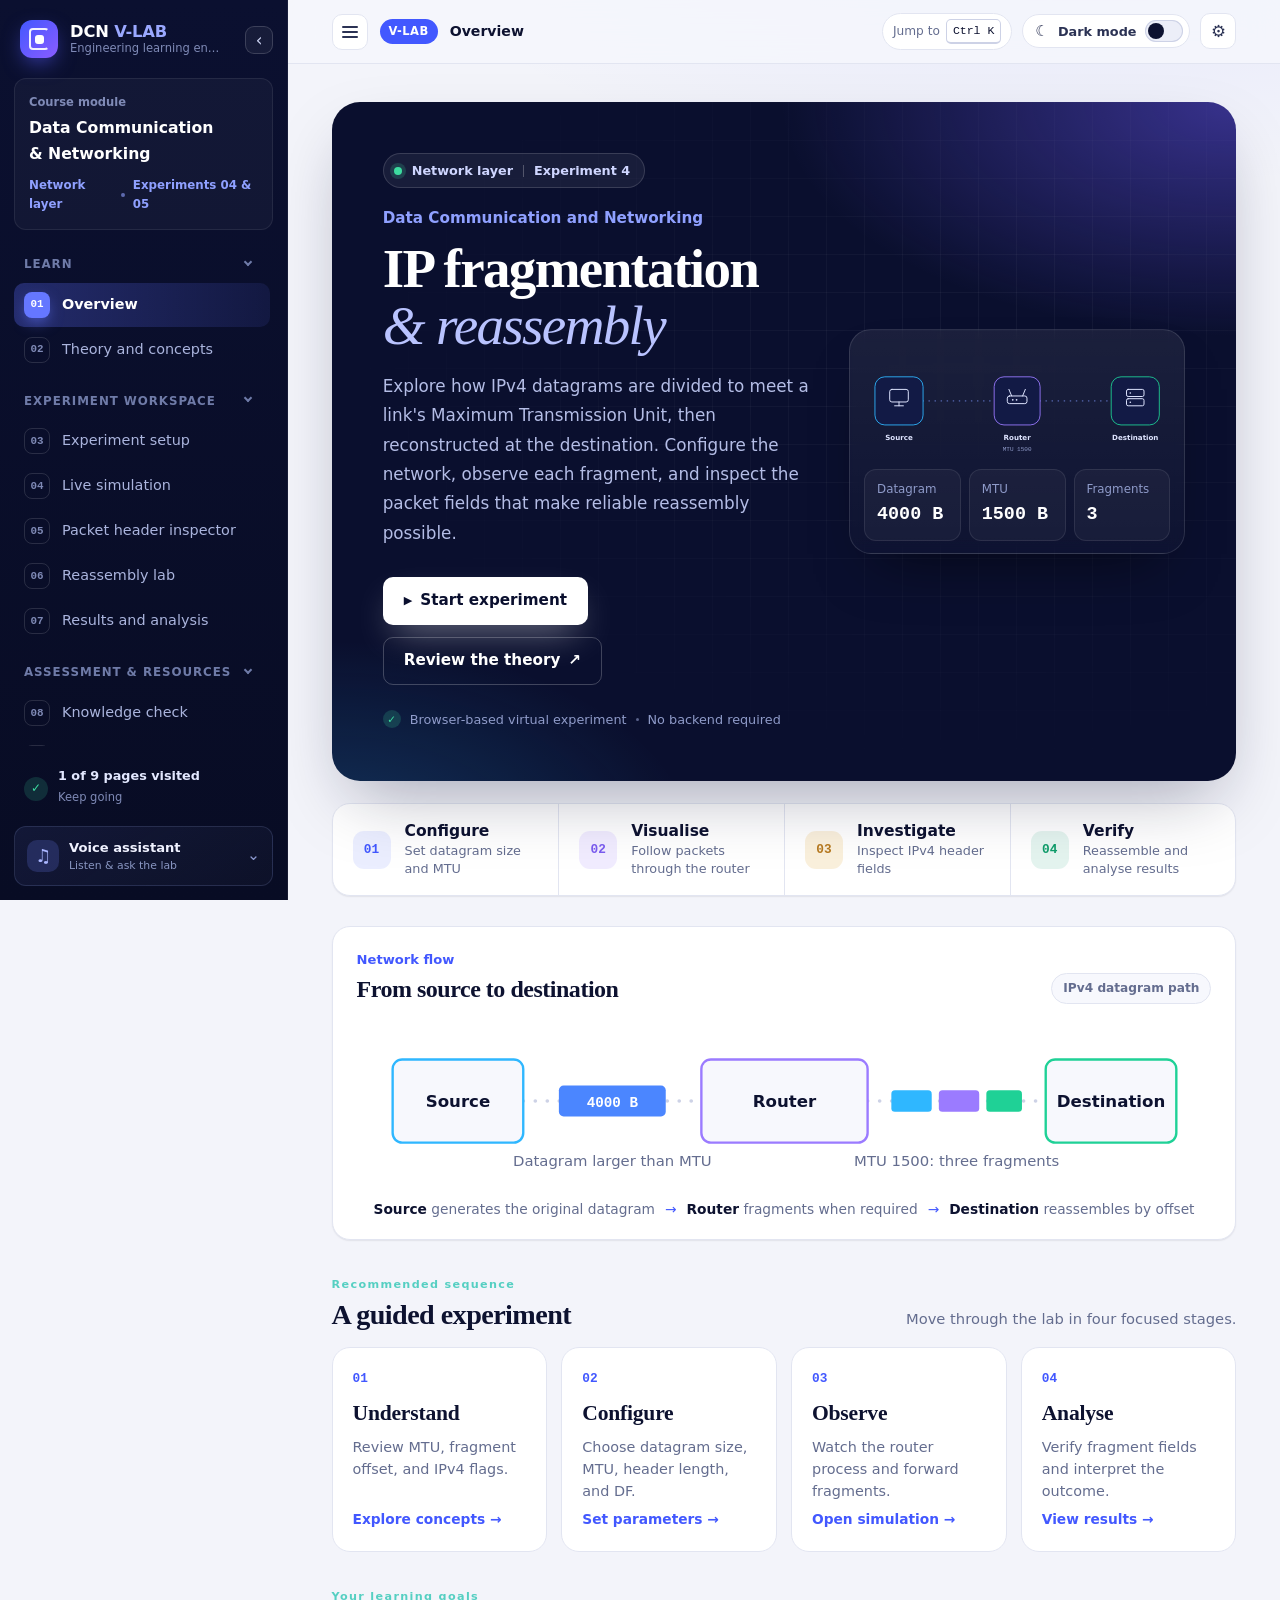
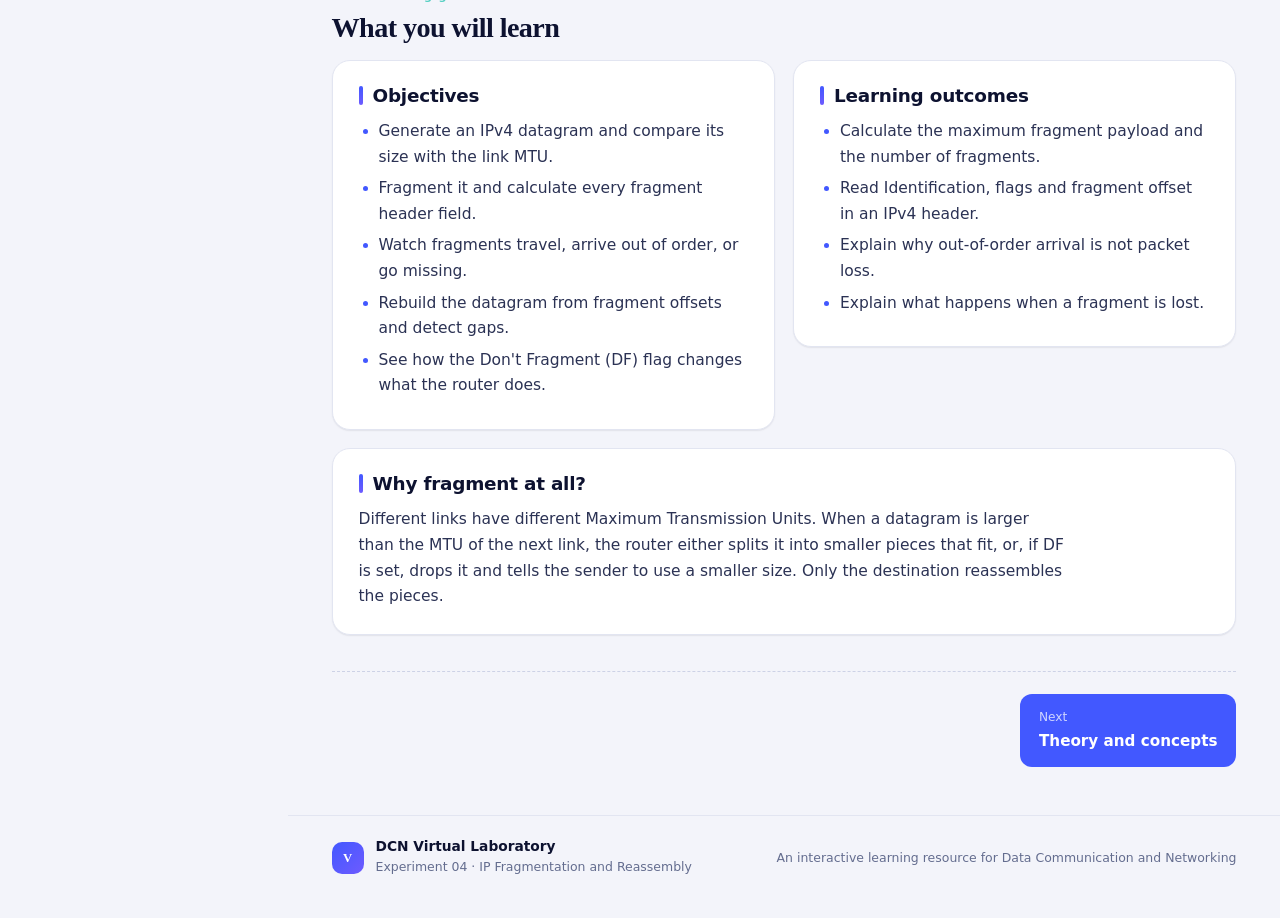
<file: index.html>
<!DOCTYPE html>
<html lang="en">
<head>
<meta charset="utf-8">
<meta name="viewport" content="width=device-width, initial-scale=1">
<title>IPv4 Fragmentation and Reassembly: DCN Virtual Lab</title>
<meta name="theme-color" content="#0b1030">
<meta name="description" content="Interactive Data Communication and Networking virtual laboratory for IPv4 fragmentation, packet inspection and reassembly.">
<meta name="referrer" content="strict-origin-when-cross-origin">
<script>
  /* Apply saved settings before first paint so the page never flashes the wrong theme or sidebar. */
  (function () {
    var d = document.documentElement;
    try {
      var s = JSON.parse(localStorage.getItem('dcn-vlab-ipv4-settings-v1') || '{}');
      var t = s.theme || localStorage.getItem('dcn-vlab-theme') || 'light';
      if (t === 'system') t = window.matchMedia && window.matchMedia('(prefers-color-scheme: dark)').matches ? 'dark' : 'light';
      d.setAttribute('data-theme', t === 'dark' ? 'dark' : 'light');
      d.setAttribute('data-accent', s.accent || 'indigo');
      d.setAttribute('data-text', s.text || 'medium');
      d.setAttribute('data-contrast', s.contrast || 'normal');
      var m = s.motion || 'system';
      d.setAttribute('data-motion', m === 'on' || (m === 'system' && window.matchMedia && window.matchMedia('(prefers-reduced-motion: reduce)').matches) ? 'reduce' : 'full');
      d.setAttribute('data-sidebar', s.sidebar || 'expanded');
    } catch (error) {
      d.setAttribute('data-theme', 'light'); d.setAttribute('data-accent', 'indigo'); d.setAttribute('data-sidebar', 'expanded');
    }
  }());
</script>
<link rel="stylesheet" href="css/style.css">
<link rel="stylesheet" href="css/settings.css">
<script>
  /* Lab configuration. To add the demo video, set ONE of these (see README):
     videoSrc: "assets/videos/demo.mp4"   (local file)
     videoUrl: "https://..."              (university-approved embed URL) */
  window.VLAB_CONFIG = { videoSrc: "", videoUrl: "https://www.youtube.com/embed/O4iy_rZxbyQ" };
</script>
</head>
<body>
<a class="skip-link" href="#main">Skip to content</a>
<noscript><p class="noscript">This virtual lab needs JavaScript. Please enable it in your browser.</p></noscript>

<div class="app" id="app">

  <!-- ===== Sidebar navigation ===== -->
  <nav class="sidebar" id="sidebar" aria-label="Lab sections">
    <button class="sb-close" id="sb-close" type="button" aria-label="Close menu">×</button>
    <button class="sb-collapse" id="sb-collapse" type="button" aria-label="Collapse sidebar to icons" aria-expanded="true" title="Collapse sidebar"><span aria-hidden="true">‹</span></button>
    <div class="brand">
      <span class="brand-mark" aria-hidden="true"><span></span></span>
      <span class="brand-text"><strong>DCN <b>V-LAB</b></strong><small>Engineering learning environment</small></span>
    </div>
    <div class="sidebar-course">
      <span class="sidebar-course-label">Course module</span>
      <strong>Data Communication<br>&amp; Networking</strong>
      <span class="sidebar-course-meta">Network layer <i></i> Experiments 04 &amp; 05</span>
    </div>
    <ul class="nav-list" id="nav-list">
      <li class="nav-label nav-group-head" data-group="learn"><button type="button" class="nav-toggle" aria-expanded="true">Learn<span class="chev" aria-hidden="true"></span></button></li>
      <li data-group="learn"><button class="nav-btn active" data-section="home" data-index="01" title="Overview">Overview</button></li>
      <li data-group="learn"><button class="nav-btn" data-section="theory" data-index="02" title="Theory and concepts">Theory and concepts</button></li>
      <li class="nav-label nav-group-head" data-group="lab"><button type="button" class="nav-toggle" aria-expanded="true">Experiment workspace<span class="chev" aria-hidden="true"></span></button></li>
      <li data-group="lab"><button class="nav-btn" data-section="setup" data-index="03" title="Experiment setup">Experiment setup</button></li>
      <li data-group="lab"><button class="nav-btn" data-section="simulation" data-index="04" title="Live simulation">Live simulation</button></li>
      <li data-group="lab"><button class="nav-btn" data-section="inspector" data-index="05" title="Packet header inspector">Packet header inspector</button></li>
      <li data-group="lab"><button class="nav-btn" data-section="reassembly" data-index="06" title="Reassembly lab">Reassembly lab</button></li>
      <li data-group="lab"><button class="nav-btn" data-section="results" data-index="07" title="Results and analysis">Results and analysis</button></li>
      <li class="nav-label nav-group-head" data-group="assess"><button type="button" class="nav-toggle" aria-expanded="true">Assessment &amp; resources<span class="chev" aria-hidden="true"></span></button></li>
      <li data-group="assess"><button class="nav-btn" data-section="quiz" data-index="08" title="Knowledge check">Knowledge check</button></li>
      <li data-group="assess"><button class="nav-btn" data-section="resources" data-index="09" title="Video and references">Video and references</button></li>
      <li class="nav-label nav-group-head" data-group="prefs"><button type="button" class="nav-toggle" aria-expanded="true">Preferences<span class="chev" aria-hidden="true"></span></button></li>
      <li data-group="prefs"><button class="nav-btn" data-section="settings" data-index="10" title="Settings">Settings</button></li>
      <li class="nav-label nav-group-head" data-group="other"><button type="button" class="nav-toggle" aria-expanded="true">Other experiment<span class="chev" aria-hidden="true"></span></button></li>
      <li data-group="other"><a class="nav-btn nav-btn-ipv6" href="ipv6/index.html" data-index="E5" title="IPv6 fragmentation lab">IPv6 fragmentation lab <span class="nav-external-mark" aria-hidden="true">↗</span></a></li>
    </ul>
    <div class="sidebar-foot">
      <span class="sidebar-foot-mark" aria-hidden="true">✓</span>
      <div><strong id="sb-progress-title">Ready for self-study</strong><small id="sb-progress-sub">Runs in a modern browser</small></div>
    </div>

    <!-- Compact, collapsible voice assistant -->
    <div class="voice-panel" id="voice-panel">
      <details class="voice-details" id="voice-details">
        <summary class="voice-summary"><span class="voice-summary-icon" aria-hidden="true">♫</span><span class="voice-summary-copy"><strong>Voice assistant</strong><small>Listen &amp; ask the lab</small></span><span class="voice-summary-chevron" aria-hidden="true">⌄</span></summary>
        <div class="voice-content">
          <div class="voice-head"><span>Speech controls</span><label class="switch"><input type="checkbox" id="voice-toggle"><span>On</span></label></div>
          <div class="voice-buttons">
            <button id="voice-play" type="button">Play</button><button id="voice-pause" type="button">Pause</button><button id="voice-resume" type="button">Resume</button><button id="voice-repeat" type="button">Repeat</button>
          </div>
          <div class="voice-commands" aria-label="Voice commands">
            <button type="button" data-voice-cmd="explain-fragmentation">Explain fragmentation</button>
            <button type="button" data-voice-cmd="explain-offset">Explain fragment offset</button>
            <button type="button" data-voice-cmd="explain-df">Explain DF flag</button>
            <button type="button" data-voice-cmd="explain-reassembly">Explain reassembly</button>
            <button type="button" data-voice-cmd="start-simulation">Start simulation</button>
            <button type="button" id="voice-mic">Speak a command</button>
          </div>
          <p class="voice-note" id="voice-note">Voice is off. Turn it on to hear explanations.</p>
        </div>
      </details>
    </div>
  </nav>

  <button class="menu-toggle" id="menu-toggle" aria-controls="sidebar" aria-expanded="false">Menu</button>

  <main class="content" id="main" tabindex="-1">
    <header class="portal-header" aria-label="Virtual laboratory header">
      <div class="portal-breadcrumb">
        <button class="sb-toggle" id="sb-toggle" type="button" aria-controls="sidebar" aria-expanded="true" aria-label="Hide sidebar" title="Hide or show the sidebar (B)"><span class="sb-toggle-bars" aria-hidden="true"></span></button>
        <span class="portal-brand-tag">V-LAB</span>
        <span class="breadcrumb-course">Data Communication &amp; Networking</span>
        <span class="breadcrumb-separator" aria-hidden="true">/</span>
        <strong id="portal-page-name">Overview</strong>
      </div>
      <div class="portal-actions">
        <button class="cmdk-hint" id="cmdk-open" type="button" aria-label="Jump to a section (Ctrl or Command + K)">Jump to <kbd>Ctrl K</kbd></button>
        <button class="theme-toggle" id="theme-toggle" type="button" aria-pressed="false" aria-label="Switch to dark mode" title="Switch to dark mode">
          <span class="theme-toggle-symbol" aria-hidden="true">☾</span>
          <span class="theme-toggle-label">Dark mode</span>
          <span class="theme-toggle-track" aria-hidden="true"><span></span></span>
        </button>
        <button class="icon-btn" id="settings-open" type="button" data-goto="settings" aria-label="Settings" title="Settings (0)"><span aria-hidden="true">⚙</span></button>
        <div class="portal-status"><span class="portal-status-dot" aria-hidden="true"></span><span>Interactive module</span><i></i><span id="portal-experiment-label">Experiment 04</span></div>
      </div>
      <div class="reading-progress" id="reading-progress" aria-hidden="true"><span id="reading-progress-fill"></span></div>
    </header>

    <!-- ===== 1. Home ===== -->
    <section class="lab-section active" id="sec-home" aria-labelledby="h-home">
      <header class="hero hero-home">
        <div class="hero-main">
          <div class="hero-eyebrow"><span class="hero-eyebrow-mark"></span> Network layer <span class="hero-eyebrow-divider"></span> Experiment 4</div>
          <p class="meta">Data Communication and Networking</p>
          <h1 id="h-home">IP fragmentation<br><em>&amp; reassembly</em></h1>
          <p class="lead">Explore how IPv4 datagrams are divided to meet a link's Maximum Transmission Unit, then reconstructed at the destination. Configure the network, observe each fragment, and inspect the packet fields that make reliable reassembly possible.</p>
          <div class="btn-row">
            <button class="btn primary" type="button" data-goto="setup" id="btn-start-experiment"><span class="btn-icon" aria-hidden="true">▶</span> Start experiment</button>
            <button class="btn btn-quiet" type="button" data-goto="theory">Review the theory <span aria-hidden="true">↗</span></button>
          </div>
          <div class="hero-assurance"><span class="assurance-check">✓</span> Browser-based virtual experiment <span class="assurance-divider"></span> No backend required</div>
        </div>
        <aside class="hero-stage" aria-label="Animated example: a 4000-byte datagram is split by a router into three fragments and rebuilt at the destination">
          <svg class="stage-svg" viewBox="0 36 560 214" aria-hidden="true" focusable="false">
            <line class="hs-wire" x1="108" y1="140" x2="238" y2="140"/>
            <line class="hs-wire" x1="322" y1="140" x2="452" y2="140"/>
            <g class="hs-node hs-src"><rect x="20" y="96" width="88" height="88" rx="18"/>
              <g class="hs-ico" transform="translate(64 132)"><rect x="-17" y="-13" width="34" height="23" rx="4"/><path d="M-8 17h16M0 10v7"/></g>
              <text x="64" y="212">Source</text></g>
            <g class="hs-node hs-rtr"><rect x="238" y="96" width="84" height="88" rx="18"/>
              <g class="hs-ico" transform="translate(280 134)"><rect x="-18" y="-3" width="36" height="14" rx="4"/><path d="M-10 -3l-5-12M10 -3l5-12"/><circle cx="-8" cy="4" r="1.6"/><circle cx="-1" cy="4" r="1.6"/></g>
              <text x="280" y="212">Router</text>
              <text x="280" y="231" class="hs-sub">MTU 1500</text></g>
            <g class="hs-node hs-dst"><rect x="452" y="96" width="88" height="88" rx="18"/>
              <g class="hs-ico" transform="translate(496 134)"><rect x="-16" y="-15" width="32" height="13" rx="3"/><rect x="-16" y="2" width="32" height="13" rx="3"/><circle cx="-9" cy="-8.5" r="1.5"/><circle cx="-9" cy="8.5" r="1.5"/></g>
              <text x="496" y="212">Destination</text></g>
            <g class="hs-big"><rect x="116" y="127" width="70" height="26" rx="7"/><text x="151" y="144">4000 B</text></g>
            <g class="hs-frag hs-f1" style="--dy:-34px"><rect x="262" y="129" width="40" height="22" rx="6"/><text x="282" y="144">1480</text></g>
            <g class="hs-frag hs-f2" style="--dy:0px"><rect x="262" y="129" width="40" height="22" rx="6"/><text x="282" y="144">1480</text></g>
            <g class="hs-frag hs-f3" style="--dy:34px"><rect x="266" y="129" width="32" height="22" rx="6"/><text x="282" y="144">1020</text></g>
            <g class="hs-done"><rect x="436" y="52" width="120" height="28" rx="14"/><text x="496" y="70">4000 B rebuilt</text></g>
          </svg>
          <dl class="stage-facts">
            <div><dt>Datagram</dt><dd>4000 B</dd></div>
            <div><dt>MTU</dt><dd>1500 B</dd></div>
            <div><dt>Fragments</dt><dd>3</dd></div>
          </dl>
        </aside>
      </header>

      <div class="overview-strip" aria-label="Experiment characteristics">
        <div class="overview-strip-item"><span class="overview-strip-icon">01</span><div><strong>Configure</strong><small>Set datagram size and MTU</small></div></div>
        <div class="overview-strip-item"><span class="overview-strip-icon">02</span><div><strong>Visualise</strong><small>Follow packets through the router</small></div></div>
        <div class="overview-strip-item"><span class="overview-strip-icon">03</span><div><strong>Investigate</strong><small>Inspect IPv4 header fields</small></div></div>
        <div class="overview-strip-item"><span class="overview-strip-icon">04</span><div><strong>Verify</strong><small>Reassemble and analyse results</small></div></div>
      </div>

      <figure class="home-diagram">
        <div class="figure-heading"><div><span class="figure-kicker">Network flow</span><h2>From source to destination</h2></div><span class="figure-context">IPv4 datagram path</span></div>
        <svg viewBox="0 0 720 150" role="img" aria-label="Source computer sends a large packet to a router, which sends smaller fragments to the destination computer">
          <line x1="140" y1="75" x2="290" y2="75" class="wire"/>
          <line x1="430" y1="75" x2="580" y2="75" class="wire"/>
          <g class="node n-source"><rect class="base" x="30" y="40" width="110" height="70" rx="8"/><text x="85" y="80">Source</text></g>
          <g class="node n-router"><rect class="base" x="290" y="40" width="140" height="70" rx="8"/><text x="360" y="80">Router</text></g>
          <g class="node n-dest"><rect class="base" x="580" y="40" width="110" height="70" rx="8"/><text x="635" y="80">Destination</text></g>
          <rect x="170" y="62" width="90" height="26" rx="4" class="pk-big"/><text x="215" y="80" class="pk-t">4000 B</text>
          <rect x="450" y="66" width="34" height="18" rx="3" class="pk-f1"/>
          <rect x="490" y="66" width="34" height="18" rx="3" class="pk-f2"/>
          <rect x="530" y="66" width="30" height="18" rx="3" class="pk-f3"/>
          <text x="215" y="130" class="cap">Datagram larger than MTU</text>
          <text x="505" y="130" class="cap">MTU 1500: three fragments</text>
        </svg>
        <figcaption class="diagram-caption"><span><b>Source</b> generates the original datagram</span><span class="caption-arrow">→</span><span><b>Router</b> fragments when required</span><span class="caption-arrow">→</span><span><b>Destination</b> reassembles by offset</span></figcaption>
      </figure>

      <section class="workflow-section" aria-labelledby="workflow-heading">
        <div class="section-heading"><div><span class="section-kicker">Recommended sequence</span><h2 id="workflow-heading">A guided experiment</h2></div><p>Move through the lab in four focused stages.</p></div>
        <div class="workflow-grid">
          <button class="workflow-card" type="button" data-goto="theory"><span class="workflow-number">01</span><span class="workflow-title">Understand</span><span class="workflow-description">Review MTU, fragment offset, and IPv4 flags.</span><span class="workflow-link">Explore concepts <b>→</b></span></button>
          <button class="workflow-card" type="button" data-goto="setup"><span class="workflow-number">02</span><span class="workflow-title">Configure</span><span class="workflow-description">Choose datagram size, MTU, header length, and DF.</span><span class="workflow-link">Set parameters <b>→</b></span></button>
          <button class="workflow-card" type="button" data-goto="simulation"><span class="workflow-number">03</span><span class="workflow-title">Observe</span><span class="workflow-description">Watch the router process and forward fragments.</span><span class="workflow-link">Open simulation <b>→</b></span></button>
          <button class="workflow-card" type="button" data-goto="results"><span class="workflow-number">04</span><span class="workflow-title">Analyse</span><span class="workflow-description">Verify fragment fields and interpret the outcome.</span><span class="workflow-link">View results <b>→</b></span></button>
        </div>
      </section>

      <div class="section-heading learning-heading"><div><span class="section-kicker">Your learning goals</span><h2>What you will learn</h2></div></div>
      <div class="grid-2">
        <article class="card">
          <h2>Objectives</h2>
          <ul>
            <li>Generate an IPv4 datagram and compare its size with the link MTU.</li>
            <li>Fragment it and calculate every fragment header field.</li>
            <li>Watch fragments travel, arrive out of order, or go missing.</li>
            <li>Rebuild the datagram from fragment offsets and detect gaps.</li>
            <li>See how the Don't Fragment (DF) flag changes what the router does.</li>
          </ul>
        </article>
        <article class="card">
          <h2>Learning outcomes</h2>
          <ul>
            <li>Calculate the maximum fragment payload and the number of fragments.</li>
            <li>Read Identification, flags and fragment offset in an IPv4 header.</li>
            <li>Explain why out-of-order arrival is not packet loss.</li>
            <li>Explain what happens when a fragment is lost.</li>
          </ul>
        </article>
      </div>
      <article class="card">
        <h2>Why fragment at all?</h2>
        <p>Different links have different Maximum Transmission Units. When a datagram is larger than the MTU of the next link, the router either splits it into smaller pieces that fit, or, if DF is set, drops it and tells the sender to use a smaller size. Only the destination reassembles the pieces.</p>
      </article>
    </section>

    <!-- ===== 2. Theory ===== -->
    <section class="lab-section" id="sec-theory" aria-labelledby="h-theory">
      <h1 id="h-theory">Theory</h1>
      <p class="lead">Open each topic. Equations use H for the IPv4 header length and MTU for the link limit.</p>

      <details class="topic" open><summary>What is an IP datagram?</summary>
        <p>An IPv4 datagram is a header (20 to 60 bytes, usually 20) followed by a payload from the transport layer. Total length = header + payload, held in a 16-bit field (maximum 65,535 bytes).</p></details>
      <details class="topic"><summary>What is MTU, and why does fragmentation occur?</summary>
        <p>The MTU is the largest IP packet (header included) a link can carry, 1500 bytes on Ethernet. If a datagram is bigger than the MTU of the outgoing link, it has to be split.</p>
        <p class="eq">fragmentation needed when  datagram size &gt; MTU</p></details>
      <details class="topic"><summary>How does IPv4 fragmentation work?</summary>
        <p>The router cuts the payload into pieces and gives each piece its own IP header. Every piece except the last must carry a multiple of 8 bytes, because the offset field counts in 8-byte units.</p>
        <p class="eq">Pmax = floor((MTU − H) / 8) × 8<br>fragment payload = min(Pmax, remaining payload)<br>total length = fragment payload + H</p>
        <p>Example: 4000-byte datagram, MTU 1500, H = 20. Payload = 3980, Pmax = 1480, so the fragments carry 1480, 1480 and 1020 bytes.</p></details>
      <details class="topic"><summary>Identification, fragment offset, MF and DF</summary>
        <ul>
          <li><strong>Identification:</strong> a 16-bit value copied into every fragment, so the destination knows which fragments belong together.</li>
          <li><strong>Fragment offset:</strong> where this payload starts in the original payload, in 8-byte units. Offset = start byte / 8.</li>
          <li><strong>MF (More Fragments):</strong> 1 on every fragment except the last, which has MF = 0.</li>
          <li><strong>DF (Don't Fragment):</strong> if 1 and the packet is too big, the router drops it and sends ICMP Type 3, Code 4 (Fragmentation Needed) with the next-hop MTU.</li>
        </ul></details>
      <details class="topic"><summary>How does reassembly happen?</summary>
        <p>The destination groups fragments by source, destination, protocol and Identification, then places each payload at byte position offset × 8. The final fragment (MF = 0) reveals the total length.</p>
        <p class="eq">total payload = last offset × 8 + last fragment payload</p>
        <p>The datagram is complete when the total is known and no byte range is missing.</p></details>
      <details class="topic"><summary>Lost fragments and out-of-order arrival</summary>
        <p><strong>Out of order:</strong> fragments may take different paths and arrive in any order. Because each carries its own offset, the destination still rebuilds the datagram correctly. Late is not lost.</p>
        <p><strong>Lost fragment:</strong> IP gives no retransmission. The destination keeps the partial datagram until the reassembly timer expires (RFC 791 suggests 15 s), then discards it and may send ICMP Time Exceeded (Type 11, Code 1). A higher layer such as TCP must resend the whole datagram, which is why losing one fragment is costly.</p></details>
      <details class="topic"><summary>Assumption about header options in this lab</summary>
        <p>Header lengths of 24 and 28 bytes mean IP options are present. In real IPv4 only options marked "copied" go into every fragment. This lab assumes all options are copied, so every fragment has the same header length.</p></details>


    </section>

    <!-- ===== 3. Setup ===== -->
    <section class="lab-section" id="sec-setup" aria-labelledby="h-setup">
      <h1 id="h-setup">Experiment setup</h1>
      <div class="grid-2 setup-grid">
        <form class="card controls" id="setup-form" onsubmit="return false">
          <div class="field">
            <label for="in-size">Original datagram size: <output id="in-size-val">4000</output> bytes</label>
            <input type="range" id="in-size" min="500" max="6000" step="1" value="4000">
          </div>
          <div class="field">
            <label for="in-mtu">Network MTU: <output id="in-mtu-val">1500</output> bytes</label>
            <input type="range" id="in-mtu" min="128" max="2000" step="1" value="1500">
          </div>
          <fieldset class="field">
            <legend>IPv4 header length</legend>
            <label class="choice"><input type="radio" name="header-len" value="20" checked> 20 bytes</label>
            <label class="choice"><input type="radio" name="header-len" value="24"> 24 bytes (options)</label>
            <label class="choice"><input type="radio" name="header-len" value="28"> 28 bytes (options)</label>
          </fieldset>
          <fieldset class="field">
            <legend>Don't Fragment flag</legend>
            <label class="choice"><input type="radio" name="df" value="0" checked> DF = 0 (fragmentation allowed)</label>
            <label class="choice"><input type="radio" name="df" value="1"> DF = 1 (fragmentation prohibited)</label>
          </fieldset>
          <div id="setup-errors" class="errors" role="alert" aria-live="polite"></div>
          <button class="btn primary big" type="button" id="btn-simulate">Simulate</button>
        </form>

        <div>
          <article class="card">
            <h2>Live preview</h2>
            <div id="split-viz" class="split-viz" aria-hidden="true"></div>
            <div id="setup-preview" aria-live="polite"></div>
          </article>
          <article class="card">
            <h2>Scenarios</h2>
            <div class="scenario-grid" id="scenario-buttons">
              <button class="btn" type="button" data-scenario="1">1. Normal fragmentation</button>
              <button class="btn" type="button" data-scenario="2">2. No fragmentation needed</button>
              <button class="btn" type="button" data-scenario="3">3. Small MTU</button>
              <button class="btn" type="button" data-scenario="4">4. Fragmentation prohibited</button>
              <button class="btn" type="button" data-scenario="5">5. Missing fragment</button>
              <button class="btn" type="button" data-scenario="6">6. Out-of-order delivery</button>
            </div>
            <p class="hint" id="scenario-desc">Pick a scenario to load its settings.</p>
          </article>
        </div>
      </div>
    </section>

    <!-- ===== 4. Simulation ===== -->
    <section class="lab-section" id="sec-simulation" aria-labelledby="h-sim" data-sim-state="idle">
      <h1 id="h-sim">Interactive simulation</h1>

      <div class="sim-summary" id="sim-summary" aria-label="Parameters of this run"></div>

      <div class="sim-bar" role="toolbar" aria-label="Simulation controls">
        <div class="sim-transport">
          <button class="btn primary" type="button" id="btn-sim-start" title="Start from the beginning (Space)"><span class="ico-btn" aria-hidden="true">▶</span>Start</button>
          <button class="btn" type="button" id="btn-sim-pause" title="Pause (Space)"><span class="ico-btn" aria-hidden="true">❚❚</span>Pause</button>
          <button class="btn" type="button" id="btn-sim-resume" title="Resume playback (Space)"><span class="ico-btn" aria-hidden="true">⏵</span>Resume</button>
          <button class="btn" type="button" id="btn-sim-step" title="Play one stage at a time (→)"><span class="ico-btn" aria-hidden="true">⏭</span>Step</button>
          <button class="btn" type="button" id="btn-sim-reset" title="Clear the stage (R)"><span class="ico-btn" aria-hidden="true">⟲</span>Reset</button>
        </div>
        <div class="speed" role="group" aria-label="Playback speed">
          <span class="speed-label">Speed</span>
          <div class="speed-presets">
            <button type="button" data-speed="0.5" aria-label="Half speed">0.5×</button>
            <button type="button" data-speed="1" aria-label="Normal speed">1×</button>
            <button type="button" data-speed="2" aria-label="Double speed">2×</button>
          </div>
          <input type="range" id="sim-speed" min="0.25" max="3" step="0.25" value="1" aria-label="Playback speed">
          <output id="sim-speed-val">1×</output>
        </div>
      </div>

      <div class="sim-now" aria-live="polite">
        <span class="stage-chip" id="sim-stage">Ready</span>
        <p class="status-line"><strong id="sim-status">Ready. Set the parameters and press Start.</strong></p>
      </div>
      <progress id="sim-progress" max="100" value="0" aria-label="Simulation progress"></progress>
      <ol class="sim-stepper" id="sim-stepper" aria-label="Simulation stages"></ol>

      <div class="topology-frame">
      <figure class="topology">
        <svg id="topology" viewBox="0 40 900 215" role="img" aria-label="Network topology: source, router, destination">
          <line id="link-a" x1="150" y1="150" x2="390" y2="150" class="wire"/>
          <line id="link-b" x1="510" y1="150" x2="750" y2="150" class="wire"/>
          <text x="270" y="236" class="link-label" id="label-link-a">Link A: MTU large enough</text>
          <text x="630" y="236" class="link-label" id="label-link-b">Link B: MTU 1500</text>

          <g id="node-source" class="node n-source"><rect class="base" x="30" y="100" width="120" height="100" rx="14"/><g class="ico" transform="translate(90 128)"><rect x="-15" y="-11" width="30" height="20" rx="3"/><path d="M-7 14h14M0 9v5"/></g><text x="90" y="162" class="nm">Source</text><text x="90" y="182" class="ip">192.168.1.10</text></g>
          <g id="node-router" class="node n-router"><rect class="base" x="390" y="100" width="120" height="100" rx="14"/><g class="ico" transform="translate(450 130)"><rect x="-16" y="-3" width="32" height="13" rx="3"/><path d="M-9 -3l-4-10M9 -3l4-10"/><circle cx="-7" cy="3.5" r="1.4"/><circle cx="-1" cy="3.5" r="1.4"/></g><text x="450" y="162" class="nm">Router</text><text x="450" y="182" class="ip">192.168.1.1</text></g>
          <g id="node-dest" class="node n-dest"><rect class="base" x="750" y="100" width="120" height="100" rx="14"/><g class="ico" transform="translate(810 128)"><rect x="-14" y="-13" width="28" height="11" rx="2"/><rect x="-14" y="1" width="28" height="11" rx="2"/><circle cx="-8" cy="-7.5" r="1.3"/><circle cx="-8" cy="6.5" r="1.3"/></g><text x="810" y="162" class="nm">Destination</text><text x="810" y="182" class="ip">10.0.0.20</text></g>

          <text x="450" y="80" class="router-check" id="router-check" text-anchor="middle"></text>
          <g id="packet-layer"></g>
          <g id="icmp-layer"></g>
        </svg>
        <figcaption id="topology-caption">Packets appear here during the simulation.</figcaption>
      </figure>
      </div>

      <div class="sim-next" id="sim-next" hidden>
        <div><strong>Run complete.</strong> <span id="sim-next-text">Continue the experiment:</span></div>
        <div class="btn-row" id="sim-next-actions"></div>
      </div>

      <div class="frag-tray" id="frag-tray" aria-label="Fragments produced by the router" hidden>
        <div class="tray-head"><h2>Fragments</h2><span class="tray-hint" id="tray-hint">Waiting for the router to split the datagram.</span></div>
        <ul class="tray-list" id="tray-list"></ul>
      </div>

      <p class="shortcut-hint">Shortcuts: <kbd>Space</kbd> start, pause or resume &nbsp; <kbd>→</kbd> step &nbsp; <kbd>R</kbd> reset</p>

      <div class="grid-2">
        <article class="card" id="card-workings"><h2>Calculation steps</h2><ol id="sim-workings" class="workings"><li class="hint">Press Start to see each calculation.</li></ol></article>
        <article class="card" id="card-log"><h2>Event log</h2><ul id="sim-log" class="log" aria-live="polite"></ul></article>
      </div>
    </section>

    <!-- ===== 5. Inspector ===== -->
    <section class="lab-section" id="sec-inspector" aria-labelledby="h-insp">
      <h1 id="h-insp">Packet header inspector</h1>
      <p class="lead">Choose a packet to see its IPv4 header. Select any field for an explanation.</p>
      <p class="hint" id="inspector-empty">Run a simulation first to generate packets.</p>
      <div class="insp-layout">
        <div class="insp-list" id="inspector-list" role="listbox" aria-label="Packets"></div>
        <div class="insp-main">
          <div id="header-diagram" aria-live="polite"></div>
          <article class="card" id="field-explain"><p class="hint">Select a field in the header to read what it does.</p></article>
        </div>
      </div>
    </section>

    <!-- ===== 6. Reassembly lab ===== -->
    <section class="lab-section" id="sec-reassembly" aria-labelledby="h-re">
      <h1 id="h-re">Reassembly laboratory</h1>
      <p class="lead">You are the destination. Deliver the fragments in any order, lose one, or repeat one, and watch the datagram rebuild by byte position.</p>
      <div class="sim-bar">
        <button class="btn primary" type="button" id="btn-re-next">Receive next</button>
        <button class="btn" type="button" id="btn-re-all">Receive all</button>
        <label class="speed">Order
          <select id="re-order">
            <option value="in-order">In order</option>
            <option value="reverse">Reverse</option>
            <option value="shuffle">Shuffled</option>
          </select></label>
        <button class="btn" type="button" id="btn-re-duplicate">Duplicate last</button>
        <button class="btn" type="button" id="btn-re-retry">Retry missing</button>
        <button class="btn" type="button" id="btn-re-timeout">Advance clock to timeout</button>
        <button class="btn" type="button" id="btn-re-reset">Reset</button>
      </div>
      <p class="hint">Tick "lose" on a fragment card to make it vanish in the network. Click a card to deliver it yourself.</p>
      <div class="re-packets" id="re-packets"></div>

      <article class="card">
        <h2>Original datagram, by byte position</h2>
        <div class="byte-bar" id="re-bar" role="img" aria-label="Received byte ranges of the datagram"></div>
        <div class="re-merge" id="re-merge"></div>
        <dl class="stats" id="re-stats"></dl>
        <p id="re-status" class="status-badge" aria-live="polite">Waiting for fragments.</p>
        <p id="re-missing" class="hint"></p>
        <p id="re-timer" class="hint"></p>
        <p id="re-note" class="hint">Incomplete datagrams are discarded when the reassembly timer expires (<span id="re-timeout-text">15 s</span> in this lab; RFC 791 suggests 15 s).</p>
      </article>
    </section>

    <!-- ===== 7. Results ===== -->
    <section class="lab-section" id="sec-results" aria-labelledby="h-res">
      <h1 id="h-res">Results and analysis</h1>
      <p class="hint" id="results-empty">Run a simulation to see results.</p>
      <div id="results-body" hidden>
        <dl class="stats" id="results-summary"></dl>
        <div class="table-wrap">
          <table class="data" id="results-table">
            <caption>Packets leaving the router</caption>
            <thead><tr><th scope="col">Fragment</th><th scope="col">Payload (B)</th><th scope="col">Total length (B)</th><th scope="col">Byte range</th><th scope="col">Offset (8-byte units)</th><th scope="col">MF</th><th scope="col">DF</th><th scope="col">Checksum</th></tr></thead>
            <tbody></tbody>
          </table>
        </div>
        <article class="card"><h2>Verification</h2><ul id="results-verify" class="checks"></ul></article>
        <article class="card"><h2>Conclusion</h2><p id="results-conclusion"></p></article>
        <button class="btn primary" type="button" id="btn-results-repeat">Reset and repeat with new parameters</button>
      </div>
    </section>

    <!-- ===== 8. Quiz ===== -->
    <section class="lab-section" id="sec-quiz" aria-labelledby="h-quiz">
      <h1 id="h-quiz">Quiz</h1>
      <div id="quiz-root"></div>
    </section>

    <!-- ===== 9. Video and references ===== -->
    <section class="lab-section" id="sec-resources" aria-labelledby="h-res2">
      <h1 id="h-res2">Demonstration video and references</h1>

      <article class="card">
        <h2>Demonstration video</h2>
        <div class="video-wrap" id="video-wrap">
          <div class="video-placeholder" id="video-placeholder">
            <p><strong>Demonstration video coming soon.</strong></p>
            <p>To add it, copy the recorded file to <code>assets/videos/demo.mp4</code> and set <code>videoSrc</code> in the configuration block at the top of <code>index.html</code>, or set <code>videoUrl</code> to a university-approved video link.</p>
          </div>
        </div>
        <div class="video-actions" id="video-actions" hidden aria-live="polite">
          <p class="video-help-text" id="video-help-text"></p>
          <a class="video-watch-link" id="video-watch-link" href="https://youtu.be/O4iy_rZxbyQ" target="_blank" rel="noopener">
            <span aria-hidden="true">▶</span> Watch on YouTube
          </a>
        </div>
        <p class="hint">The video covers: introduction, setting packet size, setting MTU, fragmentation, header inspection, reassembly, a missing fragment, and the final result.</p>
      </article>

      <article class="card">
        <h2>Experiment documentation</h2>
        <details class="topic"><summary>Aim</summary><p>To simulate IPv4 fragmentation when the MTU is smaller than the datagram, and to reassemble the original datagram at the destination.</p></details>
        <details class="topic"><summary>Required theory</summary><p>MTU, IPv4 header fields (Identification, flags, fragment offset), Pmax = floor((MTU − H) / 8) × 8, ICMP Fragmentation Needed, reassembly and timeout. See the Theory section.</p></details>
        <details class="topic"><summary>Procedure</summary>
          <ol><li>Open Experiment setup and set the datagram size, MTU, header length and DF flag.</li>
          <li>Press Simulate and watch the fragments travel in Interactive simulation.</li>
          <li>Open the Packet header inspector and record the fields of each fragment.</li>
          <li>In the Reassembly laboratory, deliver fragments in different orders, then lose one.</li>
          <li>Repeat with DF = 1 and with at least two other MTU values. Read the Results page.</li></ol></details>
        <details class="topic"><summary>Observations</summary><p>Record in your notebook: Pmax, number of fragments, each offset, MF and total length, and the reassembly status for each trial.</p></details>
        <details class="topic"><summary>Result and conclusion</summary><p id="doc-result">Your results appear on the Results and analysis page after each run. Fragmentation succeeds only when DF = 0; the destination rebuilds the datagram only when every byte range has arrived before the timer expires.</p></details>
        <details class="topic"><summary>Viva questions</summary>
          <ol><li>Why must non-final fragment payloads be multiples of 8 bytes?</li>
          <li>Who performs reassembly, the router or the destination, and why?</li>
          <li>What does the router return when DF = 1 and the packet is too large?</li>
          <li>Why is losing one fragment costly for the whole datagram?</li>
          <li>How does the destination know it has the last fragment?</li>
          <li>How does the checksum change when the router decrements TTL?</li></ol></details>
      </article>

      <article class="card">
        <h2>References</h2>
        <ul>
          <li>J. Kurose and K. Ross, <em>Computer Networking: A Top-Down Approach</em>, Pearson.</li>
          <li>RFC 791: Internet Protocol.</li>
          <li>RFC 6864: Updated Specification of the IPv4 ID Field.</li>
          <li>RFC 792: Internet Control Message Protocol.</li>
        </ul>
      </article>

      <article class="card team-section" aria-labelledby="team-title">

        <div class="team-heading">
          <div>
            <span class="team-eyebrow">PROJECT TEAM · EXPERIMENT 04</span>
            <h2 id="team-title">Meet the Team.</h2>
            <p class="team-subtitle">
              Data Communication and Networking
            </p>
          </div>

          <span class="team-count">06 MEMBERS</span>
        </div>

        <div class="team-grid">

          <div class="team-member">
            <div class="avatar">BE</div>
            <div class="member-info">
              <span class="member-number">MEMBER 01</span>
              <h3>Biswajit E</h3>
              <p class="roll-number">2401109063</p>
            </div>
          </div>

          <div class="team-member">
            <div class="avatar">RD</div>
            <div class="member-info">
              <span class="member-number">MEMBER 02</span>
              <h3>Rithik D</h3>
              <p class="roll-number">2401109065</p>
            </div>
          </div>

          <div class="team-member">
            <div class="avatar">GJ</div>
            <div class="member-info">
              <span class="member-number">MEMBER 03</span>
              <h3>Gopi Ganesh J</h3>
              <p class="roll-number">2401109071</p>
            </div>
          </div>

          <div class="team-member">
            <div class="avatar">GG</div>
            <div class="member-info">
              <span class="member-number">MEMBER 04</span>
              <h3>Govardhan G</h3>
              <p class="roll-number">2401109072</p>
            </div>
          </div>

          <div class="team-member">
            <div class="avatar">MJ</div>
            <div class="member-info">
              <span class="member-number">MEMBER 05</span>
              <h3>Matthew Jeyaraj S</h3>
              <p class="roll-number">2401109079</p>
            </div>
          </div>

          <div class="team-member">
            <div class="avatar">NA</div>
            <div class="member-info">
              <span class="member-number">MEMBER 06</span>
              <h3>Nishanth A</h3>
              <p class="roll-number">2401109088</p>
            </div>
          </div>

        </div>

        <div class="team-footer">
          <span>DCN VIRTUAL LAB</span>
          <span class="team-footer-dot">•</span>
          <span>PROJECT GROUP</span>
        </div>

      </article>
    </section>

    <!-- ===== 10. Settings ===== -->
    <section class="lab-section" id="sec-settings" aria-labelledby="h-settings">
      <h1 id="h-settings">Settings</h1>
      <p class="lead">Changes apply immediately and are saved in this browser only. Appearance and sidebar settings apply to the whole IPv4 lab.</p>
      <article class="card settings-card"><h2>Appearance</h2>
        <div class="setting-row"><div class="setting-text"><strong>Theme</strong><p>Light, dark, or follow your device setting.</p></div><div class="setting-control"><div class="seg" role="radiogroup" data-setting="theme"><button type="button" role="radio" aria-checked="false" data-value="light">Light</button><button type="button" role="radio" aria-checked="false" data-value="dark">Dark</button><button type="button" role="radio" aria-checked="false" data-value="system">System</button></div></div></div>
        <div class="setting-row"><div class="setting-text"><strong>Accent colour</strong><p>The colour used for buttons, highlights, sliders and the sidebar.</p></div><div class="setting-control"><div class="swatches" role="radiogroup" data-setting="accent" aria-label="Accent colour"><button type="button" role="radio" aria-checked="false" data-value="indigo" class="sw-indigo" aria-label="Indigo" title="Indigo"></button><button type="button" role="radio" aria-checked="false" data-value="teal" class="sw-teal" aria-label="Teal" title="Teal"></button><button type="button" role="radio" aria-checked="false" data-value="green" class="sw-green" aria-label="Green" title="Green"></button><button type="button" role="radio" aria-checked="false" data-value="violet" class="sw-violet" aria-label="Violet" title="Violet"></button></div></div></div>
        <div class="setting-row"><div class="setting-text"><strong>Text size</strong><p>Scales text and spacing across the IPv4 lab.</p></div><div class="setting-control"><div class="seg" role="radiogroup" data-setting="text"><button type="button" role="radio" aria-checked="false" data-value="small">Small</button><button type="button" role="radio" aria-checked="false" data-value="medium">Medium</button><button type="button" role="radio" aria-checked="false" data-value="large">Large</button></div></div></div>
        <div class="setting-row"><div class="setting-text"><strong>High contrast</strong><p>Stronger borders and darker secondary text for easier reading.</p></div><div class="setting-control"><label class="tgl"><input type="checkbox" data-setting="contrastHigh" aria-label="High contrast"><span class="tgl-track" aria-hidden="true"></span></label></div></div>
        <div class="setting-row"><div class="setting-text"><strong>Reduce motion</strong><p>Turns off decorative animation. The packet journey keeps playing, with its own speed control. System follows your device.</p></div><div class="setting-control"><div class="seg" role="radiogroup" data-setting="motion"><button type="button" role="radio" aria-checked="false" data-value="system">System</button><button type="button" role="radio" aria-checked="false" data-value="on">On</button><button type="button" role="radio" aria-checked="false" data-value="off">Off</button></div></div></div>
      </article>
      <article class="card settings-card"><h2>Sidebar</h2>
        <div class="setting-row"><div class="setting-text"><strong>Sidebar mode</strong><p>Expanded shows labels, Compact shows only the page numbers, Hidden gives the page the full width. Press <kbd>B</kbd> to hide or show it.</p></div><div class="setting-control"><div class="seg" role="radiogroup" data-setting="sidebar"><button type="button" role="radio" aria-checked="false" data-value="expanded">Expanded</button><button type="button" role="radio" aria-checked="false" data-value="compact">Compact</button><button type="button" role="radio" aria-checked="false" data-value="hidden">Hidden</button></div></div></div>
        <div class="setting-row"><div class="setting-text"><strong>Remember collapsed menu groups</strong><p>Keep the groups you close in the menu closed on the next visit.</p></div><div class="setting-control"><label class="tgl"><input type="checkbox" data-setting="rememberGroups" aria-label="Remember collapsed groups"><span class="tgl-track" aria-hidden="true"></span></label></div></div>
        <div class="setting-row"><div class="setting-text"><strong>Show course card</strong><p>The course name card at the top of the sidebar.</p></div><div class="setting-control"><label class="tgl"><input type="checkbox" data-setting="showCourse" aria-label="Show course card"><span class="tgl-track" aria-hidden="true"></span></label></div></div>
        <div class="setting-row"><div class="setting-text"><strong>Show voice assistant</strong><p>The voice assistant panel at the bottom of the sidebar.</p></div><div class="setting-control"><label class="tgl"><input type="checkbox" data-setting="showVoice" aria-label="Show voice assistant"><span class="tgl-track" aria-hidden="true"></span></label></div></div>
        <div class="setting-row"><div class="setting-text"><strong>Menu groups</strong><p>Open every group in the sidebar menu.</p></div><div class="setting-control"><button class="btn" type="button" id="btn-expand-groups">Expand all groups</button></div></div>
      </article>
      <article class="card settings-card"><h2>Simulation</h2>
        <div class="setting-row"><div class="setting-text"><strong>Default playback speed</strong><p>Used when the simulation opens. Changing the speed on the simulation page updates this too.</p></div><div class="setting-control"><div class="range-inline"><input type="range" data-setting="speed" min="0.25" max="3" step="0.25" aria-label="Default speed"><output id="out-speed">1×</output></div></div></div>
        <div class="setting-row"><div class="setting-text"><strong>Start automatically</strong><p>Begin playing as soon as you press Simulate or pick a scenario.</p></div><div class="setting-control"><label class="tgl"><input type="checkbox" data-setting="autoStart" aria-label="Start automatically"><span class="tgl-track" aria-hidden="true"></span></label></div></div>
        <div class="setting-row"><div class="setting-text"><strong>Show calculation steps</strong><p>The step-by-step working under the stage.</p></div><div class="setting-control"><label class="tgl"><input type="checkbox" data-setting="showWorkings" aria-label="Show calculation steps"><span class="tgl-track" aria-hidden="true"></span></label></div></div>
        <div class="setting-row"><div class="setting-text"><strong>Show event log</strong><p>The running log of what happens at each stage.</p></div><div class="setting-control"><label class="tgl"><input type="checkbox" data-setting="showLog" aria-label="Show event log"><span class="tgl-track" aria-hidden="true"></span></label></div></div>
        <div class="setting-row"><div class="setting-text"><strong>Pause when the tab is hidden</strong><p>Stops the animation while you are on another tab, so you do not miss stages.</p></div><div class="setting-control"><label class="tgl"><input type="checkbox" data-setting="pauseHidden" aria-label="Pause when hidden"><span class="tgl-track" aria-hidden="true"></span></label></div></div>
        <div class="setting-row"><div class="setting-text"><strong>Keyboard shortcuts</strong><p>Space, arrow keys, R, B, D, / and number keys (0 opens Settings).</p></div><div class="setting-control"><label class="tgl"><input type="checkbox" data-setting="shortcuts" aria-label="Keyboard shortcuts"><span class="tgl-track" aria-hidden="true"></span></label></div></div>
      </article>
      <article class="card settings-card"><h2>Protocol values</h2>
        <div class="setting-row"><div class="setting-text"><strong>Identification format</strong><p>How the 16-bit Identification is shown in the simulation, results and inspector.</p></div><div class="setting-control"><div class="seg" role="radiogroup" data-setting="idFormat"><button type="button" role="radio" aria-checked="false" data-value="dec">Decimal</button><button type="button" role="radio" aria-checked="false" data-value="hex">Hexadecimal</button></div></div></div>
        <div class="setting-row"><div class="setting-text"><strong>Initial TTL</strong><p>The Time To Live set by the source. The router lowers it by 1. Applies to the next run.</p></div><div class="setting-control"><div class="seg" role="radiogroup" data-setting="ttl"><button type="button" role="radio" aria-checked="false" data-value="64">64</button><button type="button" role="radio" aria-checked="false" data-value="128">128</button><button type="button" role="radio" aria-checked="false" data-value="255">255</button></div></div></div>
        <div class="setting-row"><div class="setting-text"><strong>Reassembly timeout (seconds)</strong><p>RFC 791 suggests at least 15 seconds. Change it to explore shorter or longer timers in the Reassembly lab. Applies to the next run.</p></div><div class="setting-control"><input type="number" class="num" data-setting="timeout" min="5" max="120" step="1" aria-label="Reassembly timeout in seconds"></div></div>
      </article>
      <article class="card settings-card"><h2>Your data</h2>
        <div class="setting-row"><div class="setting-text"><strong>Export settings</strong><p>Download your settings as a small file.</p></div><div class="setting-control"><button class="btn" type="button" id="btn-export">Export</button></div></div>
        <div class="setting-row"><div class="setting-text"><strong>Import settings</strong><p>Load settings from a file you exported earlier.</p></div><div class="setting-control"><label class="btn" for="file-import">Import<input type="file" id="file-import" accept="application/json,.json" hidden></label></div></div>
        <div class="setting-row"><div class="setting-text"><strong>Reset experiment values</strong><p>Back to a 4000-byte datagram, 1500-byte MTU, 20-byte header and DF = 0.</p></div><div class="setting-control"><button class="btn" type="button" id="btn-reset-config">Reset values</button></div></div>
        <div class="setting-row"><div class="setting-text"><strong>Clear progress</strong><p>Forget which pages you have visited and your best quiz score.</p></div><div class="setting-control"><button class="btn" type="button" id="btn-reset-progress">Clear progress</button></div></div>
        <div class="setting-row"><div class="setting-text"><strong>Reset all settings</strong><p>Restore every setting on this page to its default.</p></div><div class="setting-control"><button class="btn danger" type="button" id="btn-reset-all">Reset all</button></div></div>
      </article>
    </section>

    <footer class="portal-footer">
      <div><span class="footer-mark">V</span><div><strong>DCN Virtual Laboratory</strong><small>Experiment 04 · IP Fragmentation and Reassembly</small></div></div>
      <span class="footer-note">An interactive learning resource for Data Communication and Networking</span>
    </footer>
  </main>
</div>
<div class="toast" id="toast" role="status" aria-live="polite" hidden></div>

<!-- Classic scripts (no ES modules) so the lab runs from file:// -->
<script src="js/checksum.js"></script>
<script src="js/fragmentation.js"></script>
<script src="js/reassembly.js"></script>
<script src="js/quiz.js"></script>
<script src="js/packet_inspector.js"></script>
<script src="js/network_animation.js"></script>
<script src="js/voice_assistant.js"></script>
<script src="js/settings.js"></script>
<script src="js/app.js"></script>
<script src="js/ui_enhancements.js"></script>
</body>
</html>
</file>
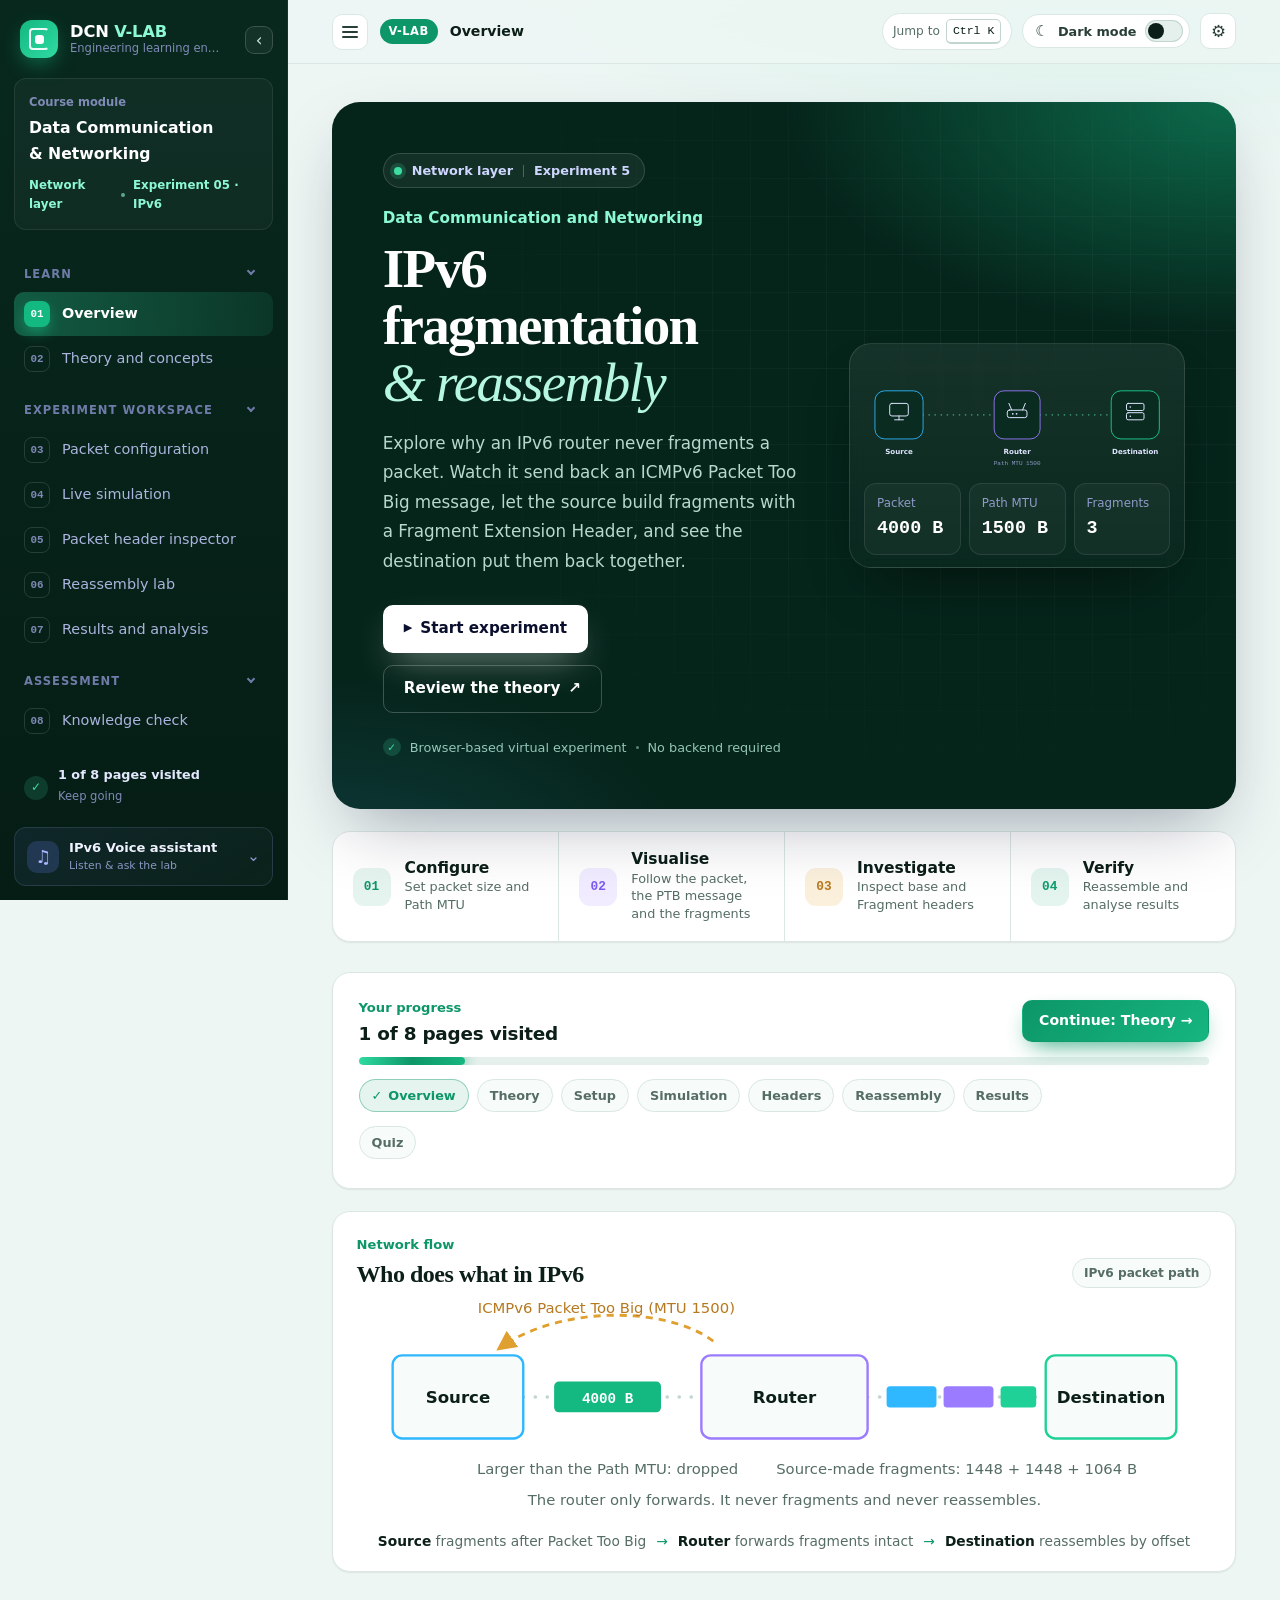
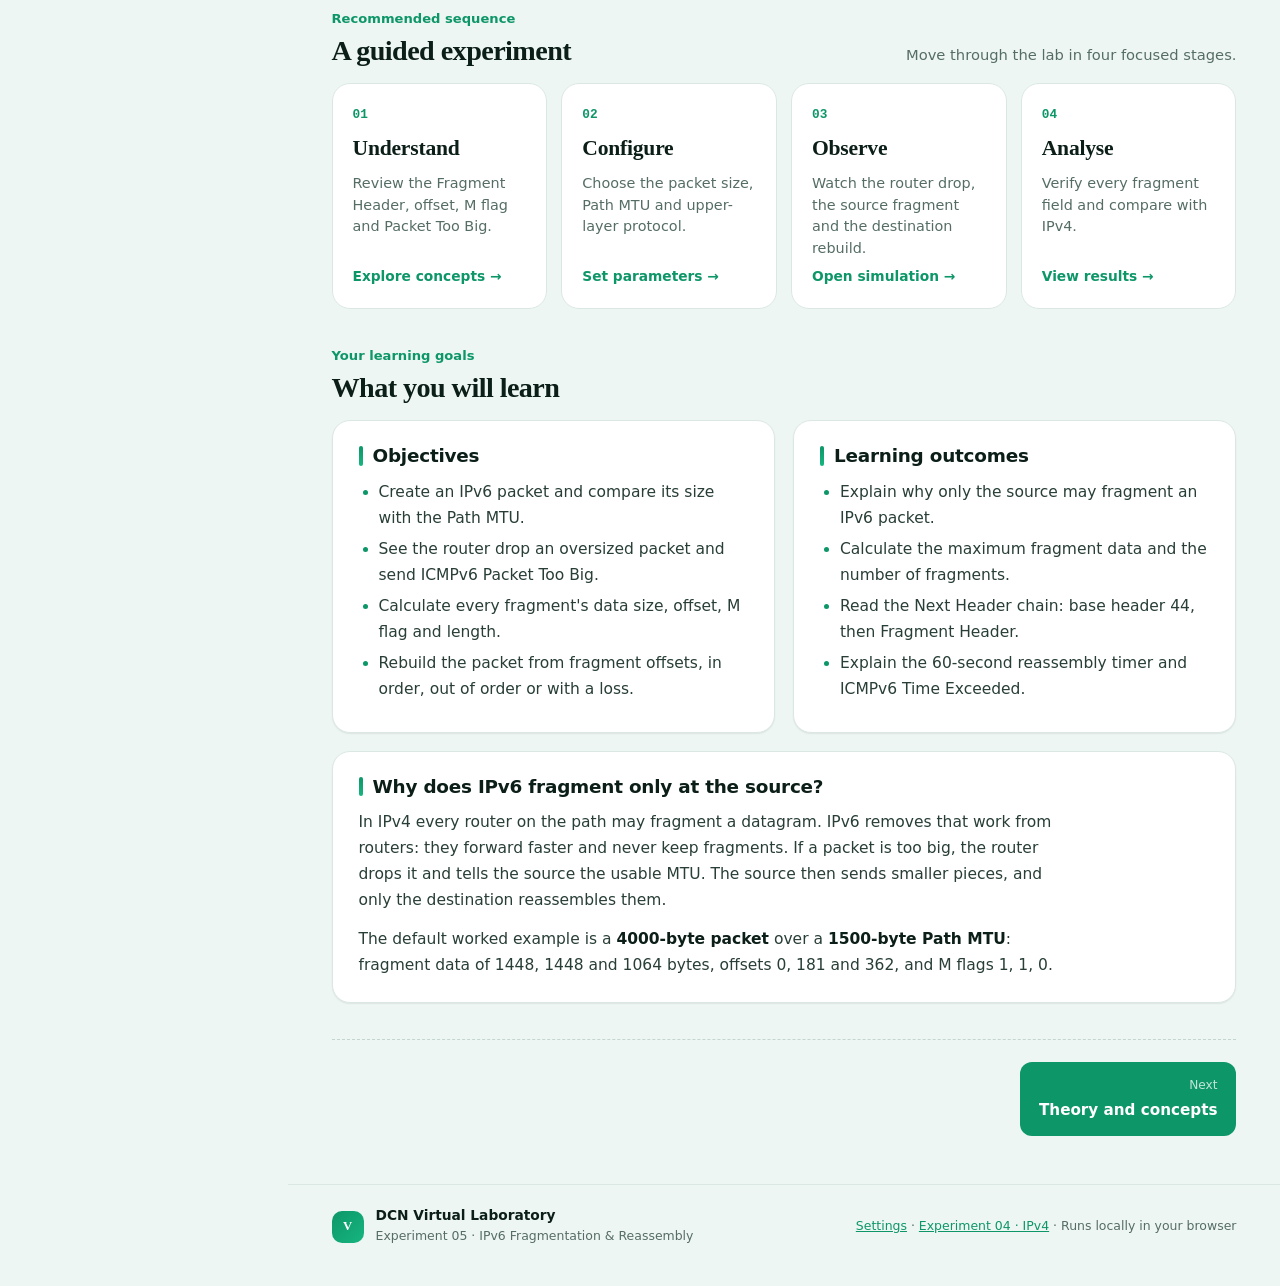
<file: ipv6/index.html>
<!DOCTYPE html>
<html lang="en">
<head>
<meta charset="utf-8">
<meta name="viewport" content="width=device-width, initial-scale=1">
<title>IPv6 Overview | DCN Virtual Laboratory</title>
<meta name="theme-color" content="#06231e">
<meta name="description" content="Experiment 05: IPv6 fragmentation and reassembly virtual laboratory (DCN V-Lab).">
<script>
  (function () {
    var d = document.documentElement;
    try {
      var s = JSON.parse(localStorage.getItem('dcn-vlab-ipv6-settings-v1') || '{}');
      var t = s.theme || localStorage.getItem('dcn-vlab-theme') || 'light';
      if (t === 'system') t = window.matchMedia && window.matchMedia('(prefers-color-scheme: dark)').matches ? 'dark' : 'light';
      d.setAttribute('data-theme', t === 'dark' ? 'dark' : 'light');
      d.setAttribute('data-accent', s.accent || 'green');
      d.setAttribute('data-text', s.text || 'medium');
      d.setAttribute('data-contrast', s.contrast || 'normal');
      var m = s.motion || 'system';
      d.setAttribute('data-motion', m === 'on' || (m === 'system' && window.matchMedia && window.matchMedia('(prefers-reduced-motion: reduce)').matches) ? 'reduce' : 'full');
      d.setAttribute('data-sidebar', s.sidebar || 'expanded');
    } catch (e) {
      d.setAttribute('data-theme', 'light'); d.setAttribute('data-accent', 'green'); d.setAttribute('data-sidebar', 'expanded');
    }
  }());
</script>
<link rel="stylesheet" href="css/lab.css">
<link rel="stylesheet" href="css/v6.css">
<link rel="stylesheet" href="css/theme.css">
<link rel="stylesheet" href="css/ui.css">
</head>
<body data-page="index">
<a class="skip-link" href="#main">Skip to content</a>
<noscript><p class="noscript">This virtual lab needs JavaScript. Please enable it in your browser.</p></noscript>

<div class="app" id="app">

  <nav class="sidebar" id="sidebar" aria-label="Lab sections">
    <button class="sb-close" id="sb-close" type="button" aria-label="Close menu">×</button>
    <button class="sb-collapse" id="sb-collapse" type="button" aria-label="Collapse sidebar to icons" aria-expanded="true" title="Collapse sidebar"><span aria-hidden="true">‹</span></button>
    <a class="brand" href="index.html" aria-label="IPv6 experiment overview">
      <span class="brand-mark" aria-hidden="true"><span></span></span>
      <span class="brand-text"><strong>DCN <b>V-LAB</b></strong><small>Engineering learning environment</small></span>
    </a>
    <div class="sidebar-course">
      <span class="sidebar-course-label">Course module</span>
      <strong>Data Communication<br>&amp; Networking</strong>
      <span class="sidebar-course-meta">Network layer <i></i> Experiment 05 · IPv6</span>
    </div>
    <ul class="nav-list" id="nav-list">
      <li class="nav-label nav-group-head" data-group="learn"><button type="button" class="nav-toggle" aria-expanded="true">Learn<span class="chev" aria-hidden="true"></span></button></li>
      <li data-group="learn"><a class="nav-btn active" data-index="01" href="index.html" title="Overview" aria-current="page">Overview</a></li>
      <li data-group="learn"><a class="nav-btn" data-index="02" href="theory.html" title="Theory and concepts">Theory and concepts</a></li>
      <li class="nav-label nav-group-head" data-group="lab"><button type="button" class="nav-toggle" aria-expanded="true">Experiment workspace<span class="chev" aria-hidden="true"></span></button></li>
      <li data-group="lab"><a class="nav-btn" data-index="03" href="setup.html" title="Packet configuration">Packet configuration</a></li>
      <li data-group="lab"><a class="nav-btn" data-index="04" href="simulation.html" title="Live simulation">Live simulation</a></li>
      <li data-group="lab"><a class="nav-btn" data-index="05" href="headers.html" title="Packet header inspector">Packet header inspector</a></li>
      <li data-group="lab"><a class="nav-btn" data-index="06" href="reassembly.html" title="Reassembly lab">Reassembly lab</a></li>
      <li data-group="lab"><a class="nav-btn" data-index="07" href="results.html" title="Results and analysis">Results and analysis</a></li>
      <li class="nav-label nav-group-head" data-group="assess"><button type="button" class="nav-toggle" aria-expanded="true">Assessment<span class="chev" aria-hidden="true"></span></button></li>
      <li data-group="assess"><a class="nav-btn" data-index="08" href="quiz.html" title="Knowledge check">Knowledge check</a></li>
      <li class="nav-label nav-group-head" data-group="prefs"><button type="button" class="nav-toggle" aria-expanded="true">Preferences<span class="chev" aria-hidden="true"></span></button></li>
      <li data-group="prefs"><a class="nav-btn" data-index="09" href="settings.html" title="Settings">Settings</a></li>
      <li class="nav-label nav-group-head" data-group="other"><button type="button" class="nav-toggle" aria-expanded="true">Other experiment<span class="chev" aria-hidden="true"></span></button></li>
      <li data-group="other"><a class="nav-btn nav-btn-ext" data-index="E4" href="../index.html" title="IPv4 fragmentation lab">IPv4 fragmentation lab <span class="nav-external-mark" aria-hidden="true">↗</span></a></li>
    </ul>
    <div class="sidebar-foot">
      <span class="sidebar-foot-mark" aria-hidden="true">✓</span>
      <div><strong id="sb-progress-title">Ready for self-study</strong><small id="sb-progress-sub">Runs in a modern browser</small></div>
    </div>
  </nav>

  <button class="menu-toggle" id="menu-toggle" aria-controls="sidebar" aria-expanded="false">Menu</button>

  <main class="content" id="main" tabindex="-1">
    <header class="portal-header" aria-label="Virtual laboratory header">
      <div class="portal-breadcrumb">
        <button class="sb-toggle" id="sb-toggle" type="button" aria-controls="sidebar" aria-expanded="true" aria-label="Hide sidebar" title="Hide or show the sidebar (B)"><span class="sb-toggle-bars" aria-hidden="true"></span></button>
        <span class="portal-brand-tag">V-LAB</span>
        <span class="breadcrumb-course">Data Communication &amp; Networking</span>
        <span class="breadcrumb-separator" aria-hidden="true">/</span>
        <strong id="portal-page-name">Overview</strong>
      </div>
      <div class="portal-actions">
        <button class="cmdk-hint" id="cmdk-open" type="button" aria-label="Jump to a page (Ctrl or Command + K)">Jump to <kbd>Ctrl K</kbd></button>
        <button class="theme-toggle" id="theme-toggle" type="button" aria-pressed="false" aria-label="Switch to dark mode" title="Switch to dark mode">
          <span class="theme-toggle-symbol" aria-hidden="true">☾</span>
          <span class="theme-toggle-label">Dark mode</span>
          <span class="theme-toggle-track" aria-hidden="true"><span></span></span>
        </button>
        <a class="icon-btn" href="settings.html" aria-label="Settings" title="Settings"><span aria-hidden="true">⚙</span></a>
        <div class="portal-status"><span class="portal-status-dot" aria-hidden="true"></span><span>Interactive module</span><i></i><span>Experiment 05</span></div>
      </div>
      <div class="reading-progress" id="reading-progress" aria-hidden="true"><span id="reading-progress-fill"></span></div>
    </header>

    <section class="lab-section active" id="sec-home" aria-labelledby="h-page">

      <header class="hero hero-home">
        <div class="hero-main">
          <div class="hero-eyebrow"><span class="hero-eyebrow-mark"></span> Network layer <span class="hero-eyebrow-divider"></span> Experiment 5</div>
          <p class="meta">Data Communication and Networking</p>
          <h1 id="h-page">IPv6 fragmentation<br><em>&amp; reassembly</em></h1>
          <p class="lead">Explore why an IPv6 router never fragments a packet. Watch it send back an ICMPv6 Packet Too Big message, let the source build fragments with a Fragment Extension Header, and see the destination put them back together.</p>
          <div class="btn-row">
            <a class="btn primary" href="setup.html" id="btn-start-experiment"><span class="btn-icon" aria-hidden="true">▶</span> Start experiment</a>
            <a class="btn btn-quiet" href="theory.html">Review the theory <span aria-hidden="true">↗</span></a>
          </div>
          <div class="hero-assurance"><span class="assurance-check">✓</span> Browser-based virtual experiment <span class="assurance-divider"></span> No backend required</div>
        </div>
        <aside class="hero-stage v6-scene" aria-label="Animated example: a 4000-byte packet is dropped by the router, the source receives Packet Too Big, fragments the packet itself, and the destination rebuilds it">
          <svg class="stage-svg" viewBox="0 36 560 214" aria-hidden="true" focusable="false">
            <line class="hs-wire" x1="108" y1="140" x2="238" y2="140"/>
            <line class="hs-wire" x1="322" y1="140" x2="452" y2="140"/>
            <g class="hs-node hs-src"><rect x="20" y="96" width="88" height="88" rx="18"/>
              <g class="hs-ico" transform="translate(64 132)"><rect x="-17" y="-13" width="34" height="23" rx="4"/><path d="M-8 17h16M0 10v7"/></g>
              <text x="64" y="212">Source</text></g>
            <g class="hs-node hs-rtr"><rect x="238" y="96" width="84" height="88" rx="18"/>
              <g class="hs-ico" transform="translate(280 134)"><rect x="-18" y="-3" width="36" height="14" rx="4"/><path d="M-10 -3l-5-12M10 -3l5-12"/><circle cx="-8" cy="4" r="1.6"/><circle cx="-1" cy="4" r="1.6"/></g>
              <text x="280" y="212">Router</text>
              <text x="280" y="231" class="hs-sub">Path MTU 1500</text></g>
            <g class="hs-node hs-dst"><rect x="452" y="96" width="88" height="88" rx="18"/>
              <g class="hs-ico" transform="translate(496 134)"><rect x="-16" y="-15" width="32" height="13" rx="3"/><rect x="-16" y="2" width="32" height="13" rx="3"/><circle cx="-9" cy="-8.5" r="1.5"/><circle cx="-9" cy="8.5" r="1.5"/></g>
              <text x="496" y="212">Destination</text></g>
            <g class="hs-big"><rect x="116" y="127" width="70" height="26" rx="7"/><text x="151" y="144">4000 B</text></g>
            <g class="hs-x"><circle cx="280" cy="140" r="17"/><path d="M272 132l16 16M288 132l-16 16"/></g>
            <g class="hs-ptb"><rect x="204" y="98" width="68" height="22" rx="6"/><text x="238" y="113">PTB 1500</text></g>
            <g class="hs-frag hs-f1" style="--dy:-34px"><rect x="120" y="129" width="46" height="22" rx="6"/><text x="143" y="144">1448</text></g>
            <g class="hs-frag hs-f2" style="--dy:0px"><rect x="120" y="129" width="46" height="22" rx="6"/><text x="143" y="144">1448</text></g>
            <g class="hs-frag hs-f3" style="--dy:34px"><rect x="120" y="129" width="46" height="22" rx="6"/><text x="143" y="144">1064</text></g>
            <g class="hs-done"><rect x="436" y="52" width="120" height="28" rx="14"/><text x="496" y="70">4000 B rebuilt</text></g>
          </svg>
          <dl class="stage-facts">
            <div><dt>Packet</dt><dd>4000 B</dd></div>
            <div><dt>Path MTU</dt><dd>1500 B</dd></div>
            <div><dt>Fragments</dt><dd>3</dd></div>
          </dl>
        </aside>
      </header>

      <div class="overview-strip" aria-label="Experiment characteristics">
        <div class="overview-strip-item"><span class="overview-strip-icon">01</span><div><strong>Configure</strong><small>Set packet size and Path MTU</small></div></div>
        <div class="overview-strip-item"><span class="overview-strip-icon">02</span><div><strong>Visualise</strong><small>Follow the packet, the PTB message and the fragments</small></div></div>
        <div class="overview-strip-item"><span class="overview-strip-icon">03</span><div><strong>Investigate</strong><small>Inspect base and Fragment headers</small></div></div>
        <div class="overview-strip-item"><span class="overview-strip-icon">04</span><div><strong>Verify</strong><small>Reassemble and analyse results</small></div></div>
      </div>

      <section class="card progress-card" id="progress-card" aria-labelledby="progress-title">
        <div class="progress-card-head">
          <div><span class="section-kicker">Your progress</span><h2 id="progress-title">Start the experiment</h2></div>
          <a class="btn primary" id="progress-resume" href="setup.html">Start experiment →</a>
        </div>
        <progress id="lab-progress" max="8" value="0" aria-label="Pages visited"></progress>
        <ul class="progress-list" id="progress-list"></ul>
      </section>

      <figure class="home-diagram">
        <div class="figure-heading"><div><span class="figure-kicker">Network flow</span><h2>Who does what in IPv6</h2></div><span class="figure-context">IPv6 packet path</span></div>
        <svg viewBox="0 0 720 190" role="img" aria-label="Source sends a large packet to a router. The router returns ICMPv6 Packet Too Big. The source sends small fragments through the router to the destination.">
          <defs><marker id="ah" viewBox="0 0 10 10" refX="8" refY="5" markerWidth="7" markerHeight="7" orient="auto-start-reverse"><path d="M0 0L10 5L0 10z" fill="#e0a030"/></marker></defs>
          <line x1="140" y1="85" x2="290" y2="85" class="wire"/>
          <line x1="430" y1="85" x2="580" y2="85" class="wire"/>
          <g class="node n-source"><rect class="base" x="30" y="50" width="110" height="70" rx="8"/><text x="85" y="90">Source</text></g>
          <g class="node n-router"><rect class="base" x="290" y="50" width="140" height="70" rx="8"/><text x="360" y="90">Router</text></g>
          <g class="node n-dest"><rect class="base" x="580" y="50" width="110" height="70" rx="8"/><text x="635" y="90">Destination</text></g>
          <rect x="166" y="72" width="90" height="26" rx="4" class="pk-big"/><text x="211" y="90" class="pk-t">4000 B</text>
          <path d="M300 38 C 260 8, 170 8, 120 44" fill="none" stroke="#e0a030" stroke-width="2.4" stroke-dasharray="6 5" marker-end="url(#ah)"/>
          <text x="210" y="14" class="cap" style="fill:#b7791f">ICMPv6 Packet Too Big (MTU 1500)</text>
          <rect x="446" y="76" width="42" height="18" rx="3" class="pk-f1"/>
          <rect x="494" y="76" width="42" height="18" rx="3" class="pk-f2"/>
          <rect x="542" y="76" width="30" height="18" rx="3" class="pk-f3"/>
          <text x="211" y="150" class="cap">Larger than the Path MTU: dropped</text>
          <text x="505" y="150" class="cap">Source-made fragments: 1448 + 1448 + 1064 B</text>
          <text x="360" y="176" class="cap">The router only forwards. It never fragments and never reassembles.</text>
        </svg>
        <figcaption class="diagram-caption"><span><b>Source</b> fragments after Packet Too Big</span><span class="caption-arrow">→</span><span><b>Router</b> forwards fragments intact</span><span class="caption-arrow">→</span><span><b>Destination</b> reassembles by offset</span></figcaption>
      </figure>

      <section class="workflow-section" aria-labelledby="workflow-heading">
        <div class="section-heading"><div><span class="section-kicker">Recommended sequence</span><h2 id="workflow-heading">A guided experiment</h2></div><p>Move through the lab in four focused stages.</p></div>
        <div class="workflow-grid">
          <a class="workflow-card" href="theory.html"><span class="workflow-number">01</span><span class="workflow-title">Understand</span><span class="workflow-description">Review the Fragment Header, offset, M flag and Packet Too Big.</span><span class="workflow-link">Explore concepts <b>→</b></span></a>
          <a class="workflow-card" href="setup.html"><span class="workflow-number">02</span><span class="workflow-title">Configure</span><span class="workflow-description">Choose the packet size, Path MTU and upper-layer protocol.</span><span class="workflow-link">Set parameters <b>→</b></span></a>
          <a class="workflow-card" href="simulation.html"><span class="workflow-number">03</span><span class="workflow-title">Observe</span><span class="workflow-description">Watch the router drop, the source fragment and the destination rebuild.</span><span class="workflow-link">Open simulation <b>→</b></span></a>
          <a class="workflow-card" href="results.html"><span class="workflow-number">04</span><span class="workflow-title">Analyse</span><span class="workflow-description">Verify every fragment field and compare with IPv4.</span><span class="workflow-link">View results <b>→</b></span></a>
        </div>
      </section>

      <div class="section-heading learning-heading"><div><span class="section-kicker">Your learning goals</span><h2>What you will learn</h2></div></div>
      <div class="grid-2">
        <article class="card">
          <h2>Objectives</h2>
          <ul>
            <li>Create an IPv6 packet and compare its size with the Path MTU.</li>
            <li>See the router drop an oversized packet and send ICMPv6 Packet Too Big.</li>
            <li>Calculate every fragment's data size, offset, M flag and length.</li>
            <li>Rebuild the packet from fragment offsets, in order, out of order or with a loss.</li>
          </ul>
        </article>
        <article class="card">
          <h2>Learning outcomes</h2>
          <ul>
            <li>Explain why only the source may fragment an IPv6 packet.</li>
            <li>Calculate the maximum fragment data and the number of fragments.</li>
            <li>Read the Next Header chain: base header 44, then Fragment Header.</li>
            <li>Explain the 60-second reassembly timer and ICMPv6 Time Exceeded.</li>
          </ul>
        </article>
      </div>
      <article class="card">
        <h2>Why does IPv6 fragment only at the source?</h2>
        <p>In IPv4 every router on the path may fragment a datagram. IPv6 removes that work from routers: they forward faster and never keep fragments. If a packet is too big, the router drops it and tells the source the usable MTU. The source then sends smaller pieces, and only the destination reassembles them.</p>
        <p>The default worked example is a <strong>4000-byte packet</strong> over a <strong>1500-byte Path MTU</strong>: fragment data of 1448, 1448 and 1064 bytes, offsets 0, 181 and 362, and M flags 1, 1, 0.</p>
      </article>
    </section>

    <footer class="portal-footer">
      <div><span class="footer-mark" aria-hidden="true">V</span><div><strong>DCN Virtual Laboratory</strong><small>Experiment 05 · IPv6 Fragmentation &amp; Reassembly</small></div></div>
      <span class="footer-note"><a href="settings.html">Settings</a> · <a href="../index.html">Experiment 04 · IPv4</a> · Runs locally in your browser</span>
    </footer>
  </main>
</div>
<div class="toast" id="toast" role="status" aria-live="polite" hidden></div>
<script src="js/model.js"></script>
<script src="js/shell.js"></script>
<script src="js/voice.js"></script>
<script src="js/v6.js"></script>
</body>
</html>
</file>
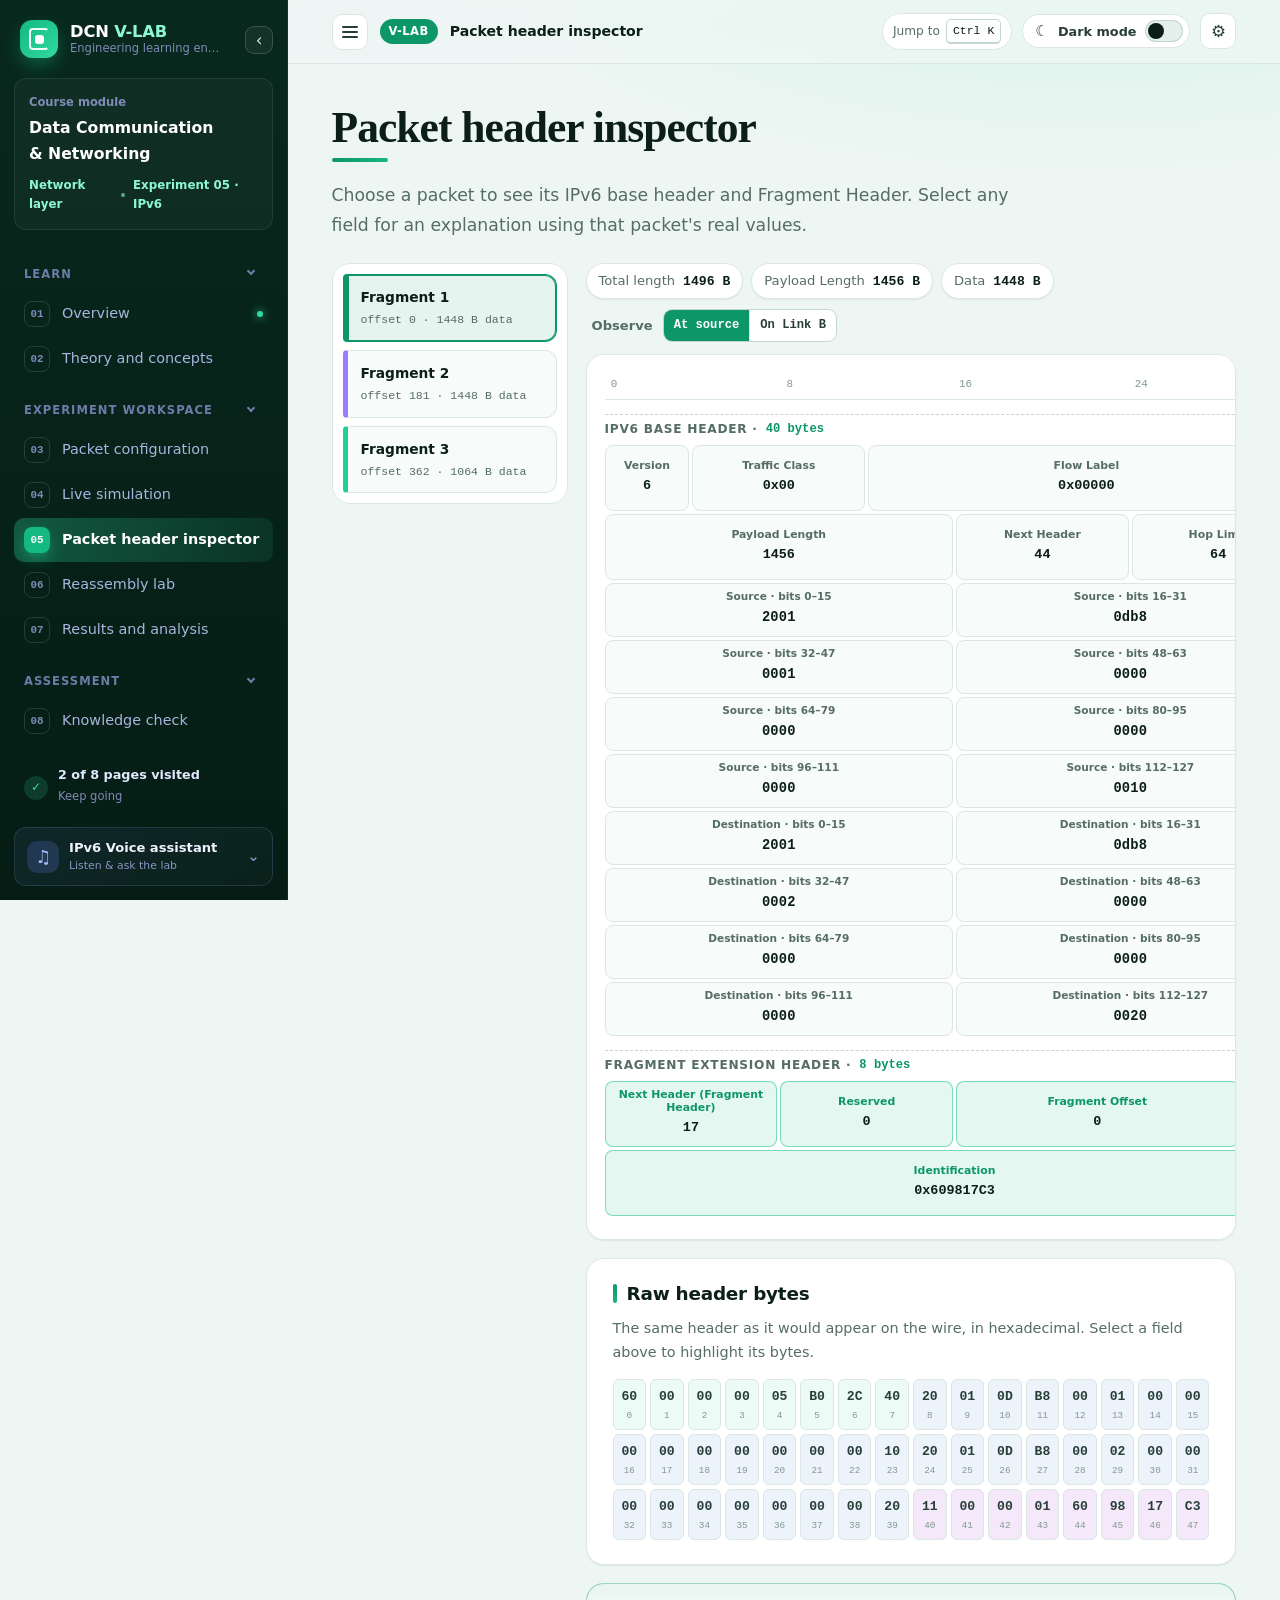
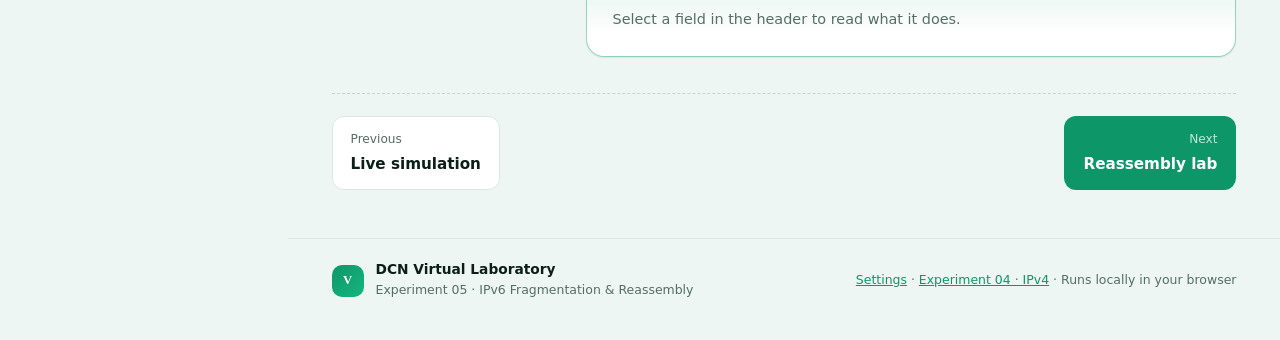
<file: ipv6/headers.html>
<!DOCTYPE html>
<html lang="en">
<head>
<meta charset="utf-8">
<meta name="viewport" content="width=device-width, initial-scale=1">
<title>Packet header inspector | DCN Virtual Laboratory</title>
<meta name="theme-color" content="#06231e">
<meta name="description" content="Experiment 05: IPv6 fragmentation and reassembly virtual laboratory (DCN V-Lab).">
<script>
  (function () {
    var d = document.documentElement;
    try {
      var s = JSON.parse(localStorage.getItem('dcn-vlab-ipv6-settings-v1') || '{}');
      var t = s.theme || localStorage.getItem('dcn-vlab-theme') || 'light';
      if (t === 'system') t = window.matchMedia && window.matchMedia('(prefers-color-scheme: dark)').matches ? 'dark' : 'light';
      d.setAttribute('data-theme', t === 'dark' ? 'dark' : 'light');
      d.setAttribute('data-accent', s.accent || 'green');
      d.setAttribute('data-text', s.text || 'medium');
      d.setAttribute('data-contrast', s.contrast || 'normal');
      var m = s.motion || 'system';
      d.setAttribute('data-motion', m === 'on' || (m === 'system' && window.matchMedia && window.matchMedia('(prefers-reduced-motion: reduce)').matches) ? 'reduce' : 'full');
      d.setAttribute('data-sidebar', s.sidebar || 'expanded');
    } catch (e) {
      d.setAttribute('data-theme', 'light'); d.setAttribute('data-accent', 'green'); d.setAttribute('data-sidebar', 'expanded');
    }
  }());
</script>
<link rel="stylesheet" href="css/lab.css">
<link rel="stylesheet" href="css/v6.css">
<link rel="stylesheet" href="css/theme.css">
<link rel="stylesheet" href="css/ui.css">
</head>
<body data-page="headers">
<a class="skip-link" href="#main">Skip to content</a>
<noscript><p class="noscript">This virtual lab needs JavaScript. Please enable it in your browser.</p></noscript>

<div class="app" id="app">

  <nav class="sidebar" id="sidebar" aria-label="Lab sections">
    <button class="sb-close" id="sb-close" type="button" aria-label="Close menu">×</button>
    <button class="sb-collapse" id="sb-collapse" type="button" aria-label="Collapse sidebar to icons" aria-expanded="true" title="Collapse sidebar"><span aria-hidden="true">‹</span></button>
    <a class="brand" href="index.html" aria-label="IPv6 experiment overview">
      <span class="brand-mark" aria-hidden="true"><span></span></span>
      <span class="brand-text"><strong>DCN <b>V-LAB</b></strong><small>Engineering learning environment</small></span>
    </a>
    <div class="sidebar-course">
      <span class="sidebar-course-label">Course module</span>
      <strong>Data Communication<br>&amp; Networking</strong>
      <span class="sidebar-course-meta">Network layer <i></i> Experiment 05 · IPv6</span>
    </div>
    <ul class="nav-list" id="nav-list">
      <li class="nav-label nav-group-head" data-group="learn"><button type="button" class="nav-toggle" aria-expanded="true">Learn<span class="chev" aria-hidden="true"></span></button></li>
      <li data-group="learn"><a class="nav-btn" data-index="01" href="index.html" title="Overview">Overview</a></li>
      <li data-group="learn"><a class="nav-btn" data-index="02" href="theory.html" title="Theory and concepts">Theory and concepts</a></li>
      <li class="nav-label nav-group-head" data-group="lab"><button type="button" class="nav-toggle" aria-expanded="true">Experiment workspace<span class="chev" aria-hidden="true"></span></button></li>
      <li data-group="lab"><a class="nav-btn" data-index="03" href="setup.html" title="Packet configuration">Packet configuration</a></li>
      <li data-group="lab"><a class="nav-btn" data-index="04" href="simulation.html" title="Live simulation">Live simulation</a></li>
      <li data-group="lab"><a class="nav-btn active" data-index="05" href="headers.html" title="Packet header inspector" aria-current="page">Packet header inspector</a></li>
      <li data-group="lab"><a class="nav-btn" data-index="06" href="reassembly.html" title="Reassembly lab">Reassembly lab</a></li>
      <li data-group="lab"><a class="nav-btn" data-index="07" href="results.html" title="Results and analysis">Results and analysis</a></li>
      <li class="nav-label nav-group-head" data-group="assess"><button type="button" class="nav-toggle" aria-expanded="true">Assessment<span class="chev" aria-hidden="true"></span></button></li>
      <li data-group="assess"><a class="nav-btn" data-index="08" href="quiz.html" title="Knowledge check">Knowledge check</a></li>
      <li class="nav-label nav-group-head" data-group="prefs"><button type="button" class="nav-toggle" aria-expanded="true">Preferences<span class="chev" aria-hidden="true"></span></button></li>
      <li data-group="prefs"><a class="nav-btn" data-index="09" href="settings.html" title="Settings">Settings</a></li>
      <li class="nav-label nav-group-head" data-group="other"><button type="button" class="nav-toggle" aria-expanded="true">Other experiment<span class="chev" aria-hidden="true"></span></button></li>
      <li data-group="other"><a class="nav-btn nav-btn-ext" data-index="E4" href="../index.html" title="IPv4 fragmentation lab">IPv4 fragmentation lab <span class="nav-external-mark" aria-hidden="true">↗</span></a></li>
    </ul>
    <div class="sidebar-foot">
      <span class="sidebar-foot-mark" aria-hidden="true">✓</span>
      <div><strong id="sb-progress-title">Ready for self-study</strong><small id="sb-progress-sub">Runs in a modern browser</small></div>
    </div>
  </nav>

  <button class="menu-toggle" id="menu-toggle" aria-controls="sidebar" aria-expanded="false">Menu</button>

  <main class="content" id="main" tabindex="-1">
    <header class="portal-header" aria-label="Virtual laboratory header">
      <div class="portal-breadcrumb">
        <button class="sb-toggle" id="sb-toggle" type="button" aria-controls="sidebar" aria-expanded="true" aria-label="Hide sidebar" title="Hide or show the sidebar (B)"><span class="sb-toggle-bars" aria-hidden="true"></span></button>
        <span class="portal-brand-tag">V-LAB</span>
        <span class="breadcrumb-course">Data Communication &amp; Networking</span>
        <span class="breadcrumb-separator" aria-hidden="true">/</span>
        <strong id="portal-page-name">Packet header inspector</strong>
      </div>
      <div class="portal-actions">
        <button class="cmdk-hint" id="cmdk-open" type="button" aria-label="Jump to a page (Ctrl or Command + K)">Jump to <kbd>Ctrl K</kbd></button>
        <button class="theme-toggle" id="theme-toggle" type="button" aria-pressed="false" aria-label="Switch to dark mode" title="Switch to dark mode">
          <span class="theme-toggle-symbol" aria-hidden="true">☾</span>
          <span class="theme-toggle-label">Dark mode</span>
          <span class="theme-toggle-track" aria-hidden="true"><span></span></span>
        </button>
        <a class="icon-btn" href="settings.html" aria-label="Settings" title="Settings"><span aria-hidden="true">⚙</span></a>
        <div class="portal-status"><span class="portal-status-dot" aria-hidden="true"></span><span>Interactive module</span><i></i><span>Experiment 05</span></div>
      </div>
      <div class="reading-progress" id="reading-progress" aria-hidden="true"><span id="reading-progress-fill"></span></div>
    </header>

    <section class="lab-section active" id="sec-inspector" aria-labelledby="h-page">

      <h1 id="h-page">Packet header inspector</h1>
      <p class="lead">Choose a packet to see its IPv6 base header and Fragment Header. Select any field for an explanation using that packet's real values.</p>
      <div class="insp-layout">
        <div class="insp-list" id="inspector-list" role="listbox" aria-label="Packets"></div>
        <div class="insp-main">
          <div class="insp-toolbar">
            <div class="insp-chips" id="insp-chips"></div>
            <div class="speed" role="group" aria-label="Where the header is observed">
              <span class="speed-label">Observe</span>
              <div class="speed-presets" id="observe-toggle">
                <button type="button" data-observe="source" class="is-active">At source</button>
                <button type="button" data-observe="link-b">On Link B</button>
              </div>
            </div>
          </div>
          <div id="header-diagram" aria-live="polite"></div>
          <article class="card hex-card"><h2>Raw header bytes</h2><p class="hint" style="margin-top:0">The same header as it would appear on the wire, in hexadecimal. Select a field above to highlight its bytes.</p><div class="hex-view" id="hex-view" aria-label="Header bytes in hexadecimal"></div></article>
          <article class="card" id="field-explain"><p class="hint">Select a field in the header to read what it does.</p></article>
        </div>
      </div>
    </section>

    <footer class="portal-footer">
      <div><span class="footer-mark" aria-hidden="true">V</span><div><strong>DCN Virtual Laboratory</strong><small>Experiment 05 · IPv6 Fragmentation &amp; Reassembly</small></div></div>
      <span class="footer-note"><a href="settings.html">Settings</a> · <a href="../index.html">Experiment 04 · IPv4</a> · Runs locally in your browser</span>
    </footer>
  </main>
</div>
<div class="toast" id="toast" role="status" aria-live="polite" hidden></div>
<script src="js/model.js"></script>
<script src="js/shell.js"></script>
<script src="js/voice.js"></script>
<script src="js/v6.js"></script>
</body>
</html>
</file>
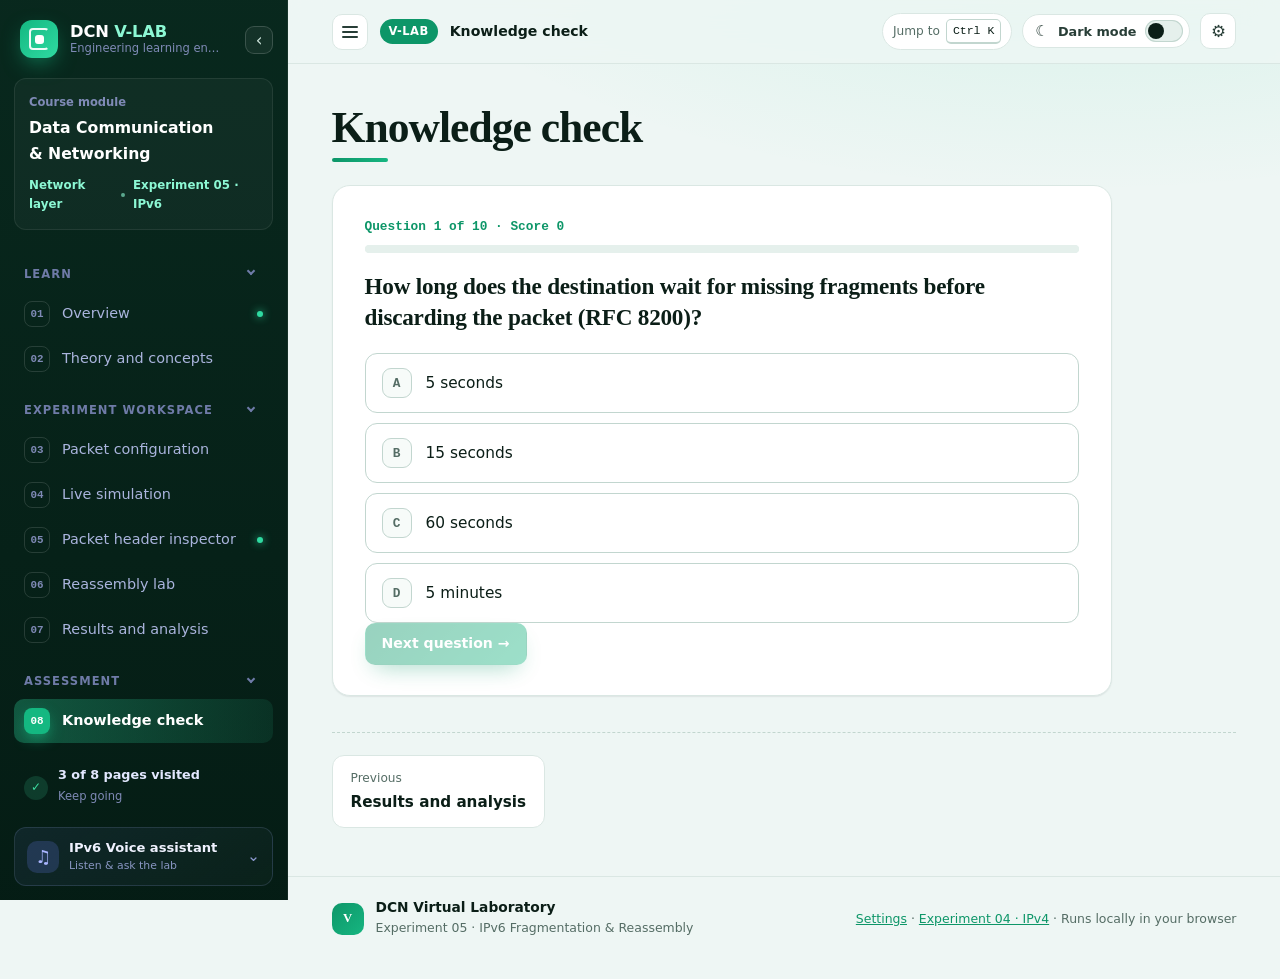
<file: ipv6/quiz.html>
<!DOCTYPE html>
<html lang="en">
<head>
<meta charset="utf-8">
<meta name="viewport" content="width=device-width, initial-scale=1">
<title>Knowledge check | DCN Virtual Laboratory</title>
<meta name="theme-color" content="#06231e">
<meta name="description" content="Experiment 05: IPv6 fragmentation and reassembly virtual laboratory (DCN V-Lab).">
<script>
  (function () {
    var d = document.documentElement;
    try {
      var s = JSON.parse(localStorage.getItem('dcn-vlab-ipv6-settings-v1') || '{}');
      var t = s.theme || localStorage.getItem('dcn-vlab-theme') || 'light';
      if (t === 'system') t = window.matchMedia && window.matchMedia('(prefers-color-scheme: dark)').matches ? 'dark' : 'light';
      d.setAttribute('data-theme', t === 'dark' ? 'dark' : 'light');
      d.setAttribute('data-accent', s.accent || 'green');
      d.setAttribute('data-text', s.text || 'medium');
      d.setAttribute('data-contrast', s.contrast || 'normal');
      var m = s.motion || 'system';
      d.setAttribute('data-motion', m === 'on' || (m === 'system' && window.matchMedia && window.matchMedia('(prefers-reduced-motion: reduce)').matches) ? 'reduce' : 'full');
      d.setAttribute('data-sidebar', s.sidebar || 'expanded');
    } catch (e) {
      d.setAttribute('data-theme', 'light'); d.setAttribute('data-accent', 'green'); d.setAttribute('data-sidebar', 'expanded');
    }
  }());
</script>
<link rel="stylesheet" href="css/lab.css">
<link rel="stylesheet" href="css/v6.css">
<link rel="stylesheet" href="css/theme.css">
<link rel="stylesheet" href="css/ui.css">
</head>
<body data-page="quiz">
<a class="skip-link" href="#main">Skip to content</a>
<noscript><p class="noscript">This virtual lab needs JavaScript. Please enable it in your browser.</p></noscript>

<div class="app" id="app">

  <nav class="sidebar" id="sidebar" aria-label="Lab sections">
    <button class="sb-close" id="sb-close" type="button" aria-label="Close menu">×</button>
    <button class="sb-collapse" id="sb-collapse" type="button" aria-label="Collapse sidebar to icons" aria-expanded="true" title="Collapse sidebar"><span aria-hidden="true">‹</span></button>
    <a class="brand" href="index.html" aria-label="IPv6 experiment overview">
      <span class="brand-mark" aria-hidden="true"><span></span></span>
      <span class="brand-text"><strong>DCN <b>V-LAB</b></strong><small>Engineering learning environment</small></span>
    </a>
    <div class="sidebar-course">
      <span class="sidebar-course-label">Course module</span>
      <strong>Data Communication<br>&amp; Networking</strong>
      <span class="sidebar-course-meta">Network layer <i></i> Experiment 05 · IPv6</span>
    </div>
    <ul class="nav-list" id="nav-list">
      <li class="nav-label nav-group-head" data-group="learn"><button type="button" class="nav-toggle" aria-expanded="true">Learn<span class="chev" aria-hidden="true"></span></button></li>
      <li data-group="learn"><a class="nav-btn" data-index="01" href="index.html" title="Overview">Overview</a></li>
      <li data-group="learn"><a class="nav-btn" data-index="02" href="theory.html" title="Theory and concepts">Theory and concepts</a></li>
      <li class="nav-label nav-group-head" data-group="lab"><button type="button" class="nav-toggle" aria-expanded="true">Experiment workspace<span class="chev" aria-hidden="true"></span></button></li>
      <li data-group="lab"><a class="nav-btn" data-index="03" href="setup.html" title="Packet configuration">Packet configuration</a></li>
      <li data-group="lab"><a class="nav-btn" data-index="04" href="simulation.html" title="Live simulation">Live simulation</a></li>
      <li data-group="lab"><a class="nav-btn" data-index="05" href="headers.html" title="Packet header inspector">Packet header inspector</a></li>
      <li data-group="lab"><a class="nav-btn" data-index="06" href="reassembly.html" title="Reassembly lab">Reassembly lab</a></li>
      <li data-group="lab"><a class="nav-btn" data-index="07" href="results.html" title="Results and analysis">Results and analysis</a></li>
      <li class="nav-label nav-group-head" data-group="assess"><button type="button" class="nav-toggle" aria-expanded="true">Assessment<span class="chev" aria-hidden="true"></span></button></li>
      <li data-group="assess"><a class="nav-btn active" data-index="08" href="quiz.html" title="Knowledge check" aria-current="page">Knowledge check</a></li>
      <li class="nav-label nav-group-head" data-group="prefs"><button type="button" class="nav-toggle" aria-expanded="true">Preferences<span class="chev" aria-hidden="true"></span></button></li>
      <li data-group="prefs"><a class="nav-btn" data-index="09" href="settings.html" title="Settings">Settings</a></li>
      <li class="nav-label nav-group-head" data-group="other"><button type="button" class="nav-toggle" aria-expanded="true">Other experiment<span class="chev" aria-hidden="true"></span></button></li>
      <li data-group="other"><a class="nav-btn nav-btn-ext" data-index="E4" href="../index.html" title="IPv4 fragmentation lab">IPv4 fragmentation lab <span class="nav-external-mark" aria-hidden="true">↗</span></a></li>
    </ul>
    <div class="sidebar-foot">
      <span class="sidebar-foot-mark" aria-hidden="true">✓</span>
      <div><strong id="sb-progress-title">Ready for self-study</strong><small id="sb-progress-sub">Runs in a modern browser</small></div>
    </div>
  </nav>

  <button class="menu-toggle" id="menu-toggle" aria-controls="sidebar" aria-expanded="false">Menu</button>

  <main class="content" id="main" tabindex="-1">
    <header class="portal-header" aria-label="Virtual laboratory header">
      <div class="portal-breadcrumb">
        <button class="sb-toggle" id="sb-toggle" type="button" aria-controls="sidebar" aria-expanded="true" aria-label="Hide sidebar" title="Hide or show the sidebar (B)"><span class="sb-toggle-bars" aria-hidden="true"></span></button>
        <span class="portal-brand-tag">V-LAB</span>
        <span class="breadcrumb-course">Data Communication &amp; Networking</span>
        <span class="breadcrumb-separator" aria-hidden="true">/</span>
        <strong id="portal-page-name">Knowledge check</strong>
      </div>
      <div class="portal-actions">
        <button class="cmdk-hint" id="cmdk-open" type="button" aria-label="Jump to a page (Ctrl or Command + K)">Jump to <kbd>Ctrl K</kbd></button>
        <button class="theme-toggle" id="theme-toggle" type="button" aria-pressed="false" aria-label="Switch to dark mode" title="Switch to dark mode">
          <span class="theme-toggle-symbol" aria-hidden="true">☾</span>
          <span class="theme-toggle-label">Dark mode</span>
          <span class="theme-toggle-track" aria-hidden="true"><span></span></span>
        </button>
        <a class="icon-btn" href="settings.html" aria-label="Settings" title="Settings"><span aria-hidden="true">⚙</span></a>
        <div class="portal-status"><span class="portal-status-dot" aria-hidden="true"></span><span>Interactive module</span><i></i><span>Experiment 05</span></div>
      </div>
      <div class="reading-progress" id="reading-progress" aria-hidden="true"><span id="reading-progress-fill"></span></div>
    </header>

    <section class="lab-section active" id="sec-quiz" aria-labelledby="h-page">

      <h1 id="h-page">Knowledge check</h1>
      <article class="card quiz-card" id="quiz-card">
        <div id="quiz-run">
          <div class="quiz-progress" id="quiz-progress">Question 1 of 10</div>
          <progress id="quiz-bar" max="10" value="0" aria-label="Quiz progress"></progress>
          <h2 class="quiz-q" id="quiz-q" style="margin-top:18px"></h2>
          <div class="quiz-options" id="quiz-options"></div>
          <div class="quiz-feedback" id="quiz-feedback" aria-live="polite"></div>
          <div class="btn-row"><button class="btn primary" type="button" id="quiz-next" disabled>Next question →</button></div>
        </div>
        <div id="quiz-done" hidden>
          <div class="quiz-progress">Quiz complete</div>
          <div class="quiz-score" id="quiz-score"></div>
          <p id="quiz-summary"></p>
          <button class="btn primary" type="button" id="quiz-retry">Try again with new questions</button>
        </div>
      </article>
    </section>

    <footer class="portal-footer">
      <div><span class="footer-mark" aria-hidden="true">V</span><div><strong>DCN Virtual Laboratory</strong><small>Experiment 05 · IPv6 Fragmentation &amp; Reassembly</small></div></div>
      <span class="footer-note"><a href="settings.html">Settings</a> · <a href="../index.html">Experiment 04 · IPv4</a> · Runs locally in your browser</span>
    </footer>
  </main>
</div>
<div class="toast" id="toast" role="status" aria-live="polite" hidden></div>
<script src="js/model.js"></script>
<script src="js/shell.js"></script>
<script src="js/voice.js"></script>
<script src="js/v6.js"></script>
</body>
</html>
</file>
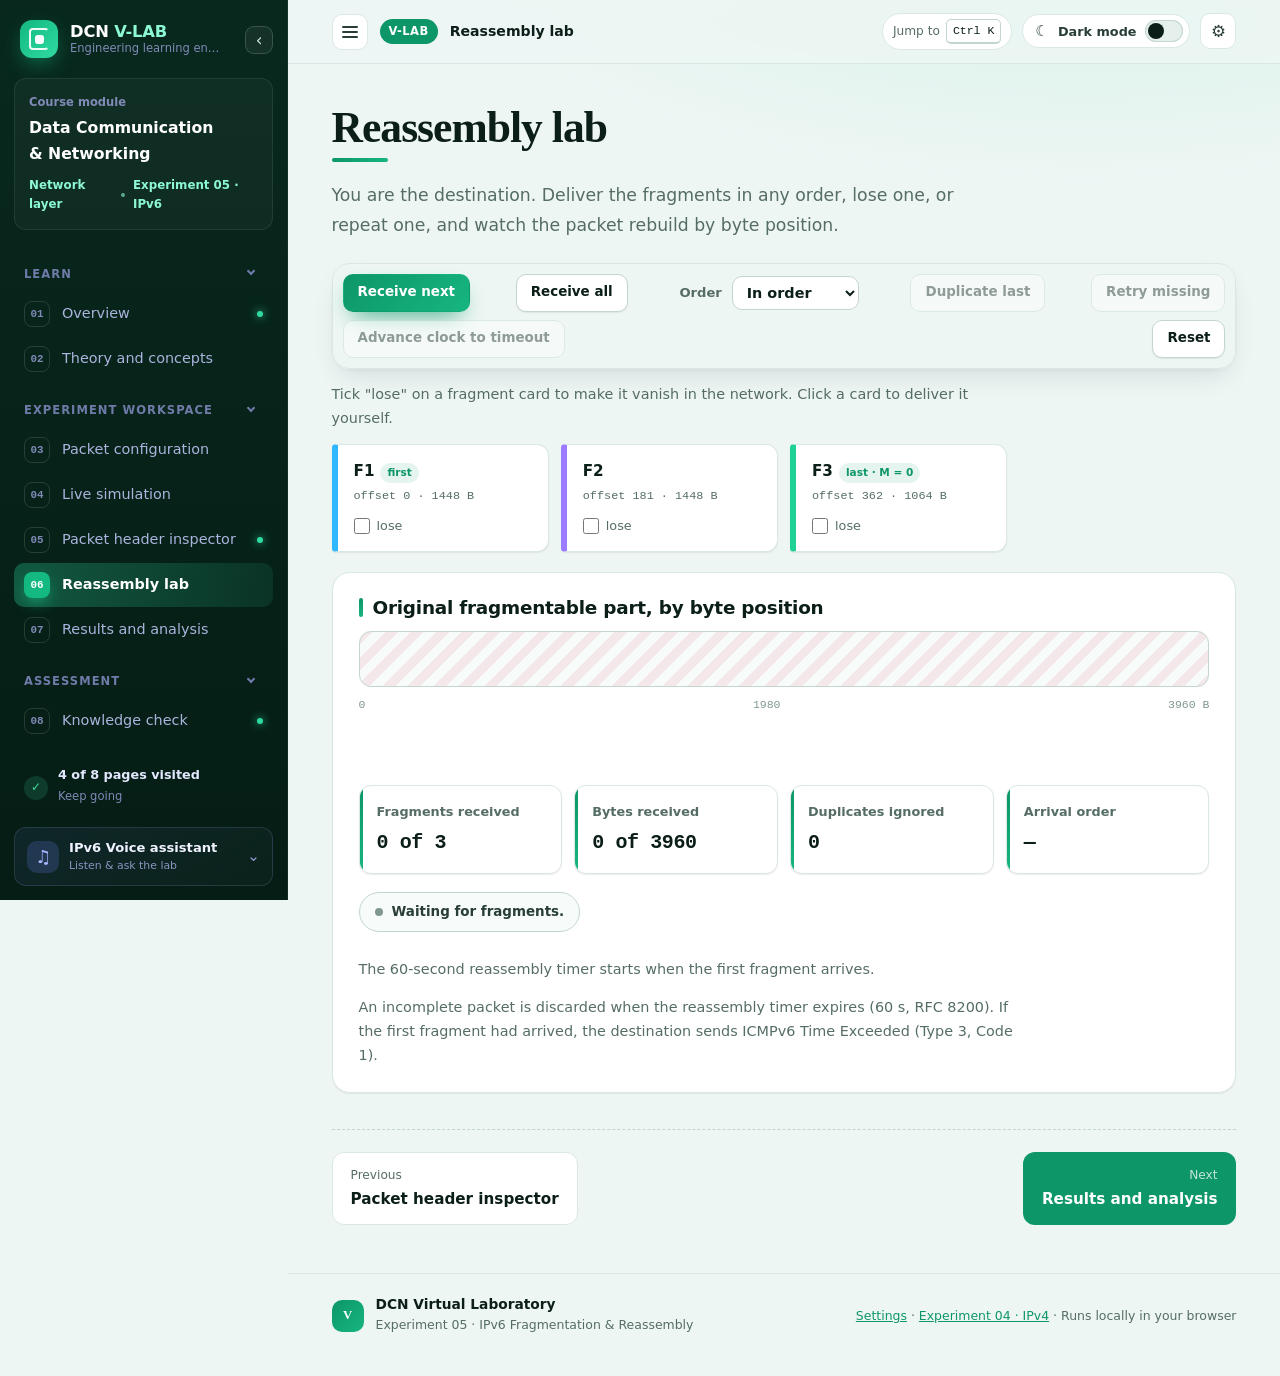
<file: ipv6/reassembly.html>
<!DOCTYPE html>
<html lang="en">
<head>
<meta charset="utf-8">
<meta name="viewport" content="width=device-width, initial-scale=1">
<title>Reassembly lab | DCN Virtual Laboratory</title>
<meta name="theme-color" content="#06231e">
<meta name="description" content="Experiment 05: IPv6 fragmentation and reassembly virtual laboratory (DCN V-Lab).">
<script>
  (function () {
    var d = document.documentElement;
    try {
      var s = JSON.parse(localStorage.getItem('dcn-vlab-ipv6-settings-v1') || '{}');
      var t = s.theme || localStorage.getItem('dcn-vlab-theme') || 'light';
      if (t === 'system') t = window.matchMedia && window.matchMedia('(prefers-color-scheme: dark)').matches ? 'dark' : 'light';
      d.setAttribute('data-theme', t === 'dark' ? 'dark' : 'light');
      d.setAttribute('data-accent', s.accent || 'green');
      d.setAttribute('data-text', s.text || 'medium');
      d.setAttribute('data-contrast', s.contrast || 'normal');
      var m = s.motion || 'system';
      d.setAttribute('data-motion', m === 'on' || (m === 'system' && window.matchMedia && window.matchMedia('(prefers-reduced-motion: reduce)').matches) ? 'reduce' : 'full');
      d.setAttribute('data-sidebar', s.sidebar || 'expanded');
    } catch (e) {
      d.setAttribute('data-theme', 'light'); d.setAttribute('data-accent', 'green'); d.setAttribute('data-sidebar', 'expanded');
    }
  }());
</script>
<link rel="stylesheet" href="css/lab.css">
<link rel="stylesheet" href="css/v6.css">
<link rel="stylesheet" href="css/theme.css">
<link rel="stylesheet" href="css/ui.css">
</head>
<body data-page="reassembly">
<a class="skip-link" href="#main">Skip to content</a>
<noscript><p class="noscript">This virtual lab needs JavaScript. Please enable it in your browser.</p></noscript>

<div class="app" id="app">

  <nav class="sidebar" id="sidebar" aria-label="Lab sections">
    <button class="sb-close" id="sb-close" type="button" aria-label="Close menu">×</button>
    <button class="sb-collapse" id="sb-collapse" type="button" aria-label="Collapse sidebar to icons" aria-expanded="true" title="Collapse sidebar"><span aria-hidden="true">‹</span></button>
    <a class="brand" href="index.html" aria-label="IPv6 experiment overview">
      <span class="brand-mark" aria-hidden="true"><span></span></span>
      <span class="brand-text"><strong>DCN <b>V-LAB</b></strong><small>Engineering learning environment</small></span>
    </a>
    <div class="sidebar-course">
      <span class="sidebar-course-label">Course module</span>
      <strong>Data Communication<br>&amp; Networking</strong>
      <span class="sidebar-course-meta">Network layer <i></i> Experiment 05 · IPv6</span>
    </div>
    <ul class="nav-list" id="nav-list">
      <li class="nav-label nav-group-head" data-group="learn"><button type="button" class="nav-toggle" aria-expanded="true">Learn<span class="chev" aria-hidden="true"></span></button></li>
      <li data-group="learn"><a class="nav-btn" data-index="01" href="index.html" title="Overview">Overview</a></li>
      <li data-group="learn"><a class="nav-btn" data-index="02" href="theory.html" title="Theory and concepts">Theory and concepts</a></li>
      <li class="nav-label nav-group-head" data-group="lab"><button type="button" class="nav-toggle" aria-expanded="true">Experiment workspace<span class="chev" aria-hidden="true"></span></button></li>
      <li data-group="lab"><a class="nav-btn" data-index="03" href="setup.html" title="Packet configuration">Packet configuration</a></li>
      <li data-group="lab"><a class="nav-btn" data-index="04" href="simulation.html" title="Live simulation">Live simulation</a></li>
      <li data-group="lab"><a class="nav-btn" data-index="05" href="headers.html" title="Packet header inspector">Packet header inspector</a></li>
      <li data-group="lab"><a class="nav-btn active" data-index="06" href="reassembly.html" title="Reassembly lab" aria-current="page">Reassembly lab</a></li>
      <li data-group="lab"><a class="nav-btn" data-index="07" href="results.html" title="Results and analysis">Results and analysis</a></li>
      <li class="nav-label nav-group-head" data-group="assess"><button type="button" class="nav-toggle" aria-expanded="true">Assessment<span class="chev" aria-hidden="true"></span></button></li>
      <li data-group="assess"><a class="nav-btn" data-index="08" href="quiz.html" title="Knowledge check">Knowledge check</a></li>
      <li class="nav-label nav-group-head" data-group="prefs"><button type="button" class="nav-toggle" aria-expanded="true">Preferences<span class="chev" aria-hidden="true"></span></button></li>
      <li data-group="prefs"><a class="nav-btn" data-index="09" href="settings.html" title="Settings">Settings</a></li>
      <li class="nav-label nav-group-head" data-group="other"><button type="button" class="nav-toggle" aria-expanded="true">Other experiment<span class="chev" aria-hidden="true"></span></button></li>
      <li data-group="other"><a class="nav-btn nav-btn-ext" data-index="E4" href="../index.html" title="IPv4 fragmentation lab">IPv4 fragmentation lab <span class="nav-external-mark" aria-hidden="true">↗</span></a></li>
    </ul>
    <div class="sidebar-foot">
      <span class="sidebar-foot-mark" aria-hidden="true">✓</span>
      <div><strong id="sb-progress-title">Ready for self-study</strong><small id="sb-progress-sub">Runs in a modern browser</small></div>
    </div>
  </nav>

  <button class="menu-toggle" id="menu-toggle" aria-controls="sidebar" aria-expanded="false">Menu</button>

  <main class="content" id="main" tabindex="-1">
    <header class="portal-header" aria-label="Virtual laboratory header">
      <div class="portal-breadcrumb">
        <button class="sb-toggle" id="sb-toggle" type="button" aria-controls="sidebar" aria-expanded="true" aria-label="Hide sidebar" title="Hide or show the sidebar (B)"><span class="sb-toggle-bars" aria-hidden="true"></span></button>
        <span class="portal-brand-tag">V-LAB</span>
        <span class="breadcrumb-course">Data Communication &amp; Networking</span>
        <span class="breadcrumb-separator" aria-hidden="true">/</span>
        <strong id="portal-page-name">Reassembly lab</strong>
      </div>
      <div class="portal-actions">
        <button class="cmdk-hint" id="cmdk-open" type="button" aria-label="Jump to a page (Ctrl or Command + K)">Jump to <kbd>Ctrl K</kbd></button>
        <button class="theme-toggle" id="theme-toggle" type="button" aria-pressed="false" aria-label="Switch to dark mode" title="Switch to dark mode">
          <span class="theme-toggle-symbol" aria-hidden="true">☾</span>
          <span class="theme-toggle-label">Dark mode</span>
          <span class="theme-toggle-track" aria-hidden="true"><span></span></span>
        </button>
        <a class="icon-btn" href="settings.html" aria-label="Settings" title="Settings"><span aria-hidden="true">⚙</span></a>
        <div class="portal-status"><span class="portal-status-dot" aria-hidden="true"></span><span>Interactive module</span><i></i><span>Experiment 05</span></div>
      </div>
      <div class="reading-progress" id="reading-progress" aria-hidden="true"><span id="reading-progress-fill"></span></div>
    </header>

    <section class="lab-section active" id="sec-reassembly" aria-labelledby="h-page">

      <h1 id="h-page">Reassembly lab</h1>
      <p class="lead">You are the destination. Deliver the fragments in any order, lose one, or repeat one, and watch the packet rebuild by byte position.</p>
      <div class="sim-bar">
        <button class="btn primary" type="button" id="btn-re-next">Receive next</button>
        <button class="btn" type="button" id="btn-re-all">Receive all</button>
        <label class="speed">Order
          <select id="re-order">
            <option value="in-order">In order</option>
            <option value="reverse">Reverse</option>
            <option value="shuffle">Shuffled</option>
          </select></label>
        <button class="btn" type="button" id="btn-re-duplicate">Duplicate last</button>
        <button class="btn" type="button" id="btn-re-retry">Retry missing</button>
        <button class="btn" type="button" id="btn-re-timeout">Advance clock to timeout</button>
        <button class="btn" type="button" id="btn-re-reset">Reset</button>
      </div>
      <p class="hint">Tick "lose" on a fragment card to make it vanish in the network. Click a card to deliver it yourself.</p>
      <div class="re-packets" id="re-packets"></div>

      <article class="card">
        <h2>Original fragmentable part, by byte position</h2>
        <div class="byte-bar" id="re-bar" role="img" aria-label="Received byte ranges of the packet"></div>
        <div class="byte-scale" id="re-scale"></div>
        <div class="re-merge" id="re-merge"></div>
        <dl class="stats" id="re-stats"></dl>
        <p id="re-status" class="status-badge" aria-live="polite">Waiting for fragments.</p>
        <p id="re-missing" class="hint"></p>
        <p id="re-timer" class="hint"></p>
        <p id="re-note" class="hint">An incomplete packet is discarded when the reassembly timer expires (60 s, RFC 8200). If the first fragment had arrived, the destination sends ICMPv6 Time Exceeded (Type 3, Code 1).</p>
      </article>
    </section>

    <footer class="portal-footer">
      <div><span class="footer-mark" aria-hidden="true">V</span><div><strong>DCN Virtual Laboratory</strong><small>Experiment 05 · IPv6 Fragmentation &amp; Reassembly</small></div></div>
      <span class="footer-note"><a href="settings.html">Settings</a> · <a href="../index.html">Experiment 04 · IPv4</a> · Runs locally in your browser</span>
    </footer>
  </main>
</div>
<div class="toast" id="toast" role="status" aria-live="polite" hidden></div>
<script src="js/model.js"></script>
<script src="js/shell.js"></script>
<script src="js/voice.js"></script>
<script src="js/v6.js"></script>
</body>
</html>
</file>
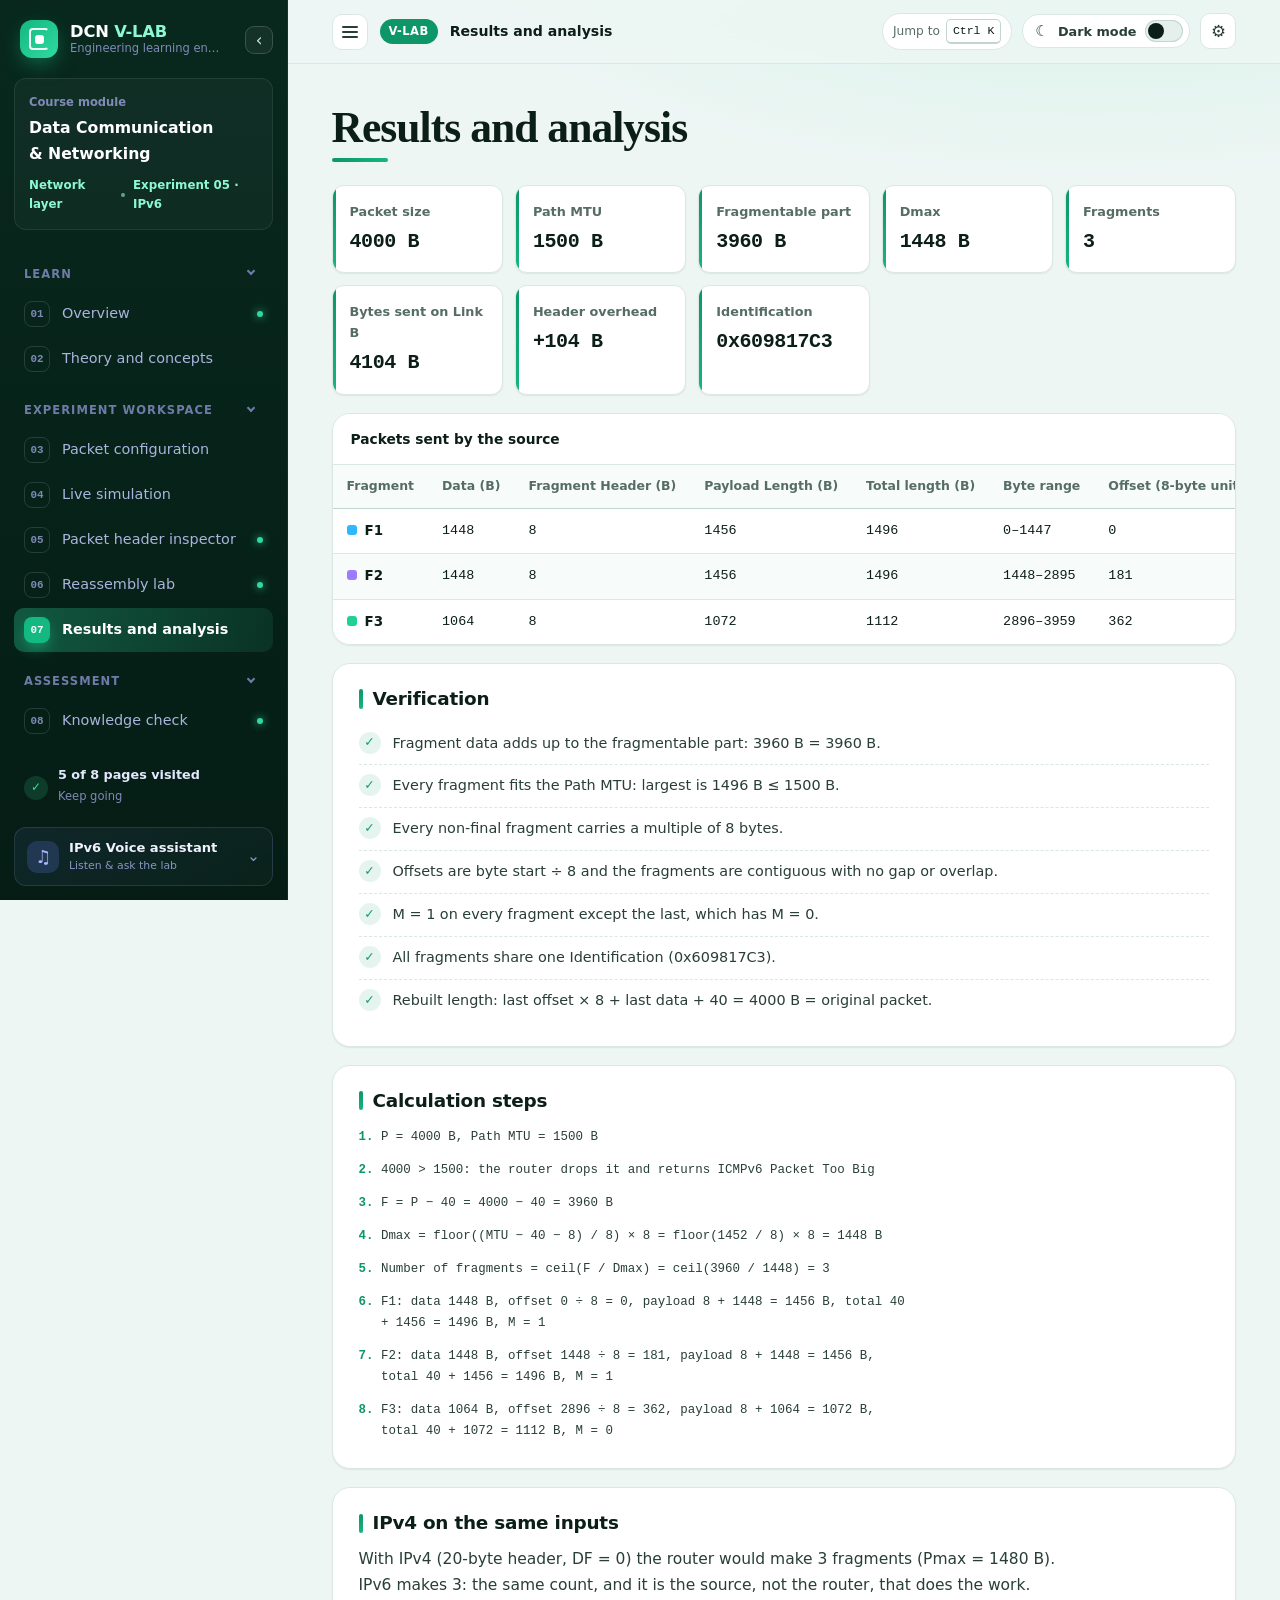
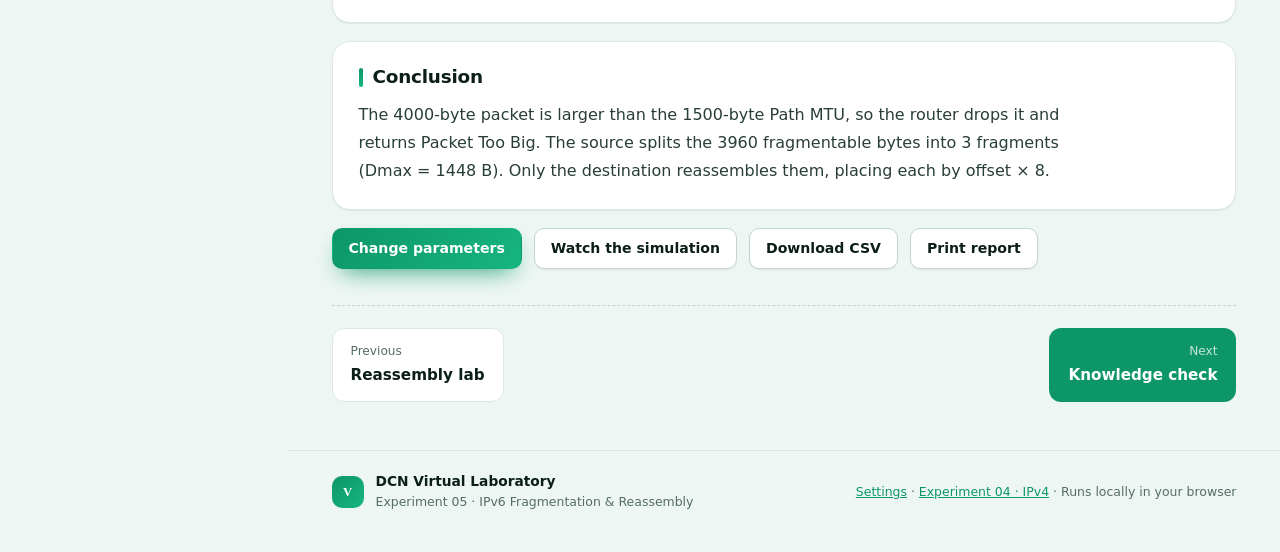
<file: ipv6/results.html>
<!DOCTYPE html>
<html lang="en">
<head>
<meta charset="utf-8">
<meta name="viewport" content="width=device-width, initial-scale=1">
<title>Results and analysis | DCN Virtual Laboratory</title>
<meta name="theme-color" content="#06231e">
<meta name="description" content="Experiment 05: IPv6 fragmentation and reassembly virtual laboratory (DCN V-Lab).">
<script>
  (function () {
    var d = document.documentElement;
    try {
      var s = JSON.parse(localStorage.getItem('dcn-vlab-ipv6-settings-v1') || '{}');
      var t = s.theme || localStorage.getItem('dcn-vlab-theme') || 'light';
      if (t === 'system') t = window.matchMedia && window.matchMedia('(prefers-color-scheme: dark)').matches ? 'dark' : 'light';
      d.setAttribute('data-theme', t === 'dark' ? 'dark' : 'light');
      d.setAttribute('data-accent', s.accent || 'green');
      d.setAttribute('data-text', s.text || 'medium');
      d.setAttribute('data-contrast', s.contrast || 'normal');
      var m = s.motion || 'system';
      d.setAttribute('data-motion', m === 'on' || (m === 'system' && window.matchMedia && window.matchMedia('(prefers-reduced-motion: reduce)').matches) ? 'reduce' : 'full');
      d.setAttribute('data-sidebar', s.sidebar || 'expanded');
    } catch (e) {
      d.setAttribute('data-theme', 'light'); d.setAttribute('data-accent', 'green'); d.setAttribute('data-sidebar', 'expanded');
    }
  }());
</script>
<link rel="stylesheet" href="css/lab.css">
<link rel="stylesheet" href="css/v6.css">
<link rel="stylesheet" href="css/theme.css">
<link rel="stylesheet" href="css/ui.css">
</head>
<body data-page="results">
<a class="skip-link" href="#main">Skip to content</a>
<noscript><p class="noscript">This virtual lab needs JavaScript. Please enable it in your browser.</p></noscript>

<div class="app" id="app">

  <nav class="sidebar" id="sidebar" aria-label="Lab sections">
    <button class="sb-close" id="sb-close" type="button" aria-label="Close menu">×</button>
    <button class="sb-collapse" id="sb-collapse" type="button" aria-label="Collapse sidebar to icons" aria-expanded="true" title="Collapse sidebar"><span aria-hidden="true">‹</span></button>
    <a class="brand" href="index.html" aria-label="IPv6 experiment overview">
      <span class="brand-mark" aria-hidden="true"><span></span></span>
      <span class="brand-text"><strong>DCN <b>V-LAB</b></strong><small>Engineering learning environment</small></span>
    </a>
    <div class="sidebar-course">
      <span class="sidebar-course-label">Course module</span>
      <strong>Data Communication<br>&amp; Networking</strong>
      <span class="sidebar-course-meta">Network layer <i></i> Experiment 05 · IPv6</span>
    </div>
    <ul class="nav-list" id="nav-list">
      <li class="nav-label nav-group-head" data-group="learn"><button type="button" class="nav-toggle" aria-expanded="true">Learn<span class="chev" aria-hidden="true"></span></button></li>
      <li data-group="learn"><a class="nav-btn" data-index="01" href="index.html" title="Overview">Overview</a></li>
      <li data-group="learn"><a class="nav-btn" data-index="02" href="theory.html" title="Theory and concepts">Theory and concepts</a></li>
      <li class="nav-label nav-group-head" data-group="lab"><button type="button" class="nav-toggle" aria-expanded="true">Experiment workspace<span class="chev" aria-hidden="true"></span></button></li>
      <li data-group="lab"><a class="nav-btn" data-index="03" href="setup.html" title="Packet configuration">Packet configuration</a></li>
      <li data-group="lab"><a class="nav-btn" data-index="04" href="simulation.html" title="Live simulation">Live simulation</a></li>
      <li data-group="lab"><a class="nav-btn" data-index="05" href="headers.html" title="Packet header inspector">Packet header inspector</a></li>
      <li data-group="lab"><a class="nav-btn" data-index="06" href="reassembly.html" title="Reassembly lab">Reassembly lab</a></li>
      <li data-group="lab"><a class="nav-btn active" data-index="07" href="results.html" title="Results and analysis" aria-current="page">Results and analysis</a></li>
      <li class="nav-label nav-group-head" data-group="assess"><button type="button" class="nav-toggle" aria-expanded="true">Assessment<span class="chev" aria-hidden="true"></span></button></li>
      <li data-group="assess"><a class="nav-btn" data-index="08" href="quiz.html" title="Knowledge check">Knowledge check</a></li>
      <li class="nav-label nav-group-head" data-group="prefs"><button type="button" class="nav-toggle" aria-expanded="true">Preferences<span class="chev" aria-hidden="true"></span></button></li>
      <li data-group="prefs"><a class="nav-btn" data-index="09" href="settings.html" title="Settings">Settings</a></li>
      <li class="nav-label nav-group-head" data-group="other"><button type="button" class="nav-toggle" aria-expanded="true">Other experiment<span class="chev" aria-hidden="true"></span></button></li>
      <li data-group="other"><a class="nav-btn nav-btn-ext" data-index="E4" href="../index.html" title="IPv4 fragmentation lab">IPv4 fragmentation lab <span class="nav-external-mark" aria-hidden="true">↗</span></a></li>
    </ul>
    <div class="sidebar-foot">
      <span class="sidebar-foot-mark" aria-hidden="true">✓</span>
      <div><strong id="sb-progress-title">Ready for self-study</strong><small id="sb-progress-sub">Runs in a modern browser</small></div>
    </div>
  </nav>

  <button class="menu-toggle" id="menu-toggle" aria-controls="sidebar" aria-expanded="false">Menu</button>

  <main class="content" id="main" tabindex="-1">
    <header class="portal-header" aria-label="Virtual laboratory header">
      <div class="portal-breadcrumb">
        <button class="sb-toggle" id="sb-toggle" type="button" aria-controls="sidebar" aria-expanded="true" aria-label="Hide sidebar" title="Hide or show the sidebar (B)"><span class="sb-toggle-bars" aria-hidden="true"></span></button>
        <span class="portal-brand-tag">V-LAB</span>
        <span class="breadcrumb-course">Data Communication &amp; Networking</span>
        <span class="breadcrumb-separator" aria-hidden="true">/</span>
        <strong id="portal-page-name">Results and analysis</strong>
      </div>
      <div class="portal-actions">
        <button class="cmdk-hint" id="cmdk-open" type="button" aria-label="Jump to a page (Ctrl or Command + K)">Jump to <kbd>Ctrl K</kbd></button>
        <button class="theme-toggle" id="theme-toggle" type="button" aria-pressed="false" aria-label="Switch to dark mode" title="Switch to dark mode">
          <span class="theme-toggle-symbol" aria-hidden="true">☾</span>
          <span class="theme-toggle-label">Dark mode</span>
          <span class="theme-toggle-track" aria-hidden="true"><span></span></span>
        </button>
        <a class="icon-btn" href="settings.html" aria-label="Settings" title="Settings"><span aria-hidden="true">⚙</span></a>
        <div class="portal-status"><span class="portal-status-dot" aria-hidden="true"></span><span>Interactive module</span><i></i><span>Experiment 05</span></div>
      </div>
      <div class="reading-progress" id="reading-progress" aria-hidden="true"><span id="reading-progress-fill"></span></div>
    </header>

    <section class="lab-section active" id="sec-results" aria-labelledby="h-page">

      <h1 id="h-page">Results and analysis</h1>
      <div id="results-body">
        <dl class="stats" id="results-summary"></dl>
        <div class="table-wrap">
          <table class="data" id="results-table">
            <caption id="results-caption">Packets sent by the source</caption>
            <thead><tr><th scope="col">Fragment</th><th scope="col">Data (B)</th><th scope="col">Fragment Header (B)</th><th scope="col">Payload Length (B)</th><th scope="col">Total length (B)</th><th scope="col">Byte range</th><th scope="col">Offset (8-byte units)</th><th scope="col">M</th></tr></thead>
            <tbody></tbody>
          </table>
        </div>
        <article class="card"><h2>Verification</h2><ul id="results-verify" class="checks"></ul></article>
        <article class="card"><h2>Calculation steps</h2><ol id="results-workings" class="workings"></ol></article>
        <article class="card"><h2>IPv4 on the same inputs</h2><p id="results-compare"></p></article>
        <article class="card"><h2>Conclusion</h2><p id="results-conclusion"></p></article>
        <div class="btn-row"><a class="btn primary" href="setup.html">Change parameters</a><a class="btn" href="simulation.html">Watch the simulation</a><button class="btn" type="button" id="btn-csv">Download CSV</button><button class="btn" type="button" id="btn-print">Print report</button></div>
      </div>
    </section>

    <footer class="portal-footer">
      <div><span class="footer-mark" aria-hidden="true">V</span><div><strong>DCN Virtual Laboratory</strong><small>Experiment 05 · IPv6 Fragmentation &amp; Reassembly</small></div></div>
      <span class="footer-note"><a href="settings.html">Settings</a> · <a href="../index.html">Experiment 04 · IPv4</a> · Runs locally in your browser</span>
    </footer>
  </main>
</div>
<div class="toast" id="toast" role="status" aria-live="polite" hidden></div>
<script src="js/model.js"></script>
<script src="js/shell.js"></script>
<script src="js/voice.js"></script>
<script src="js/v6.js"></script>
</body>
</html>
</file>
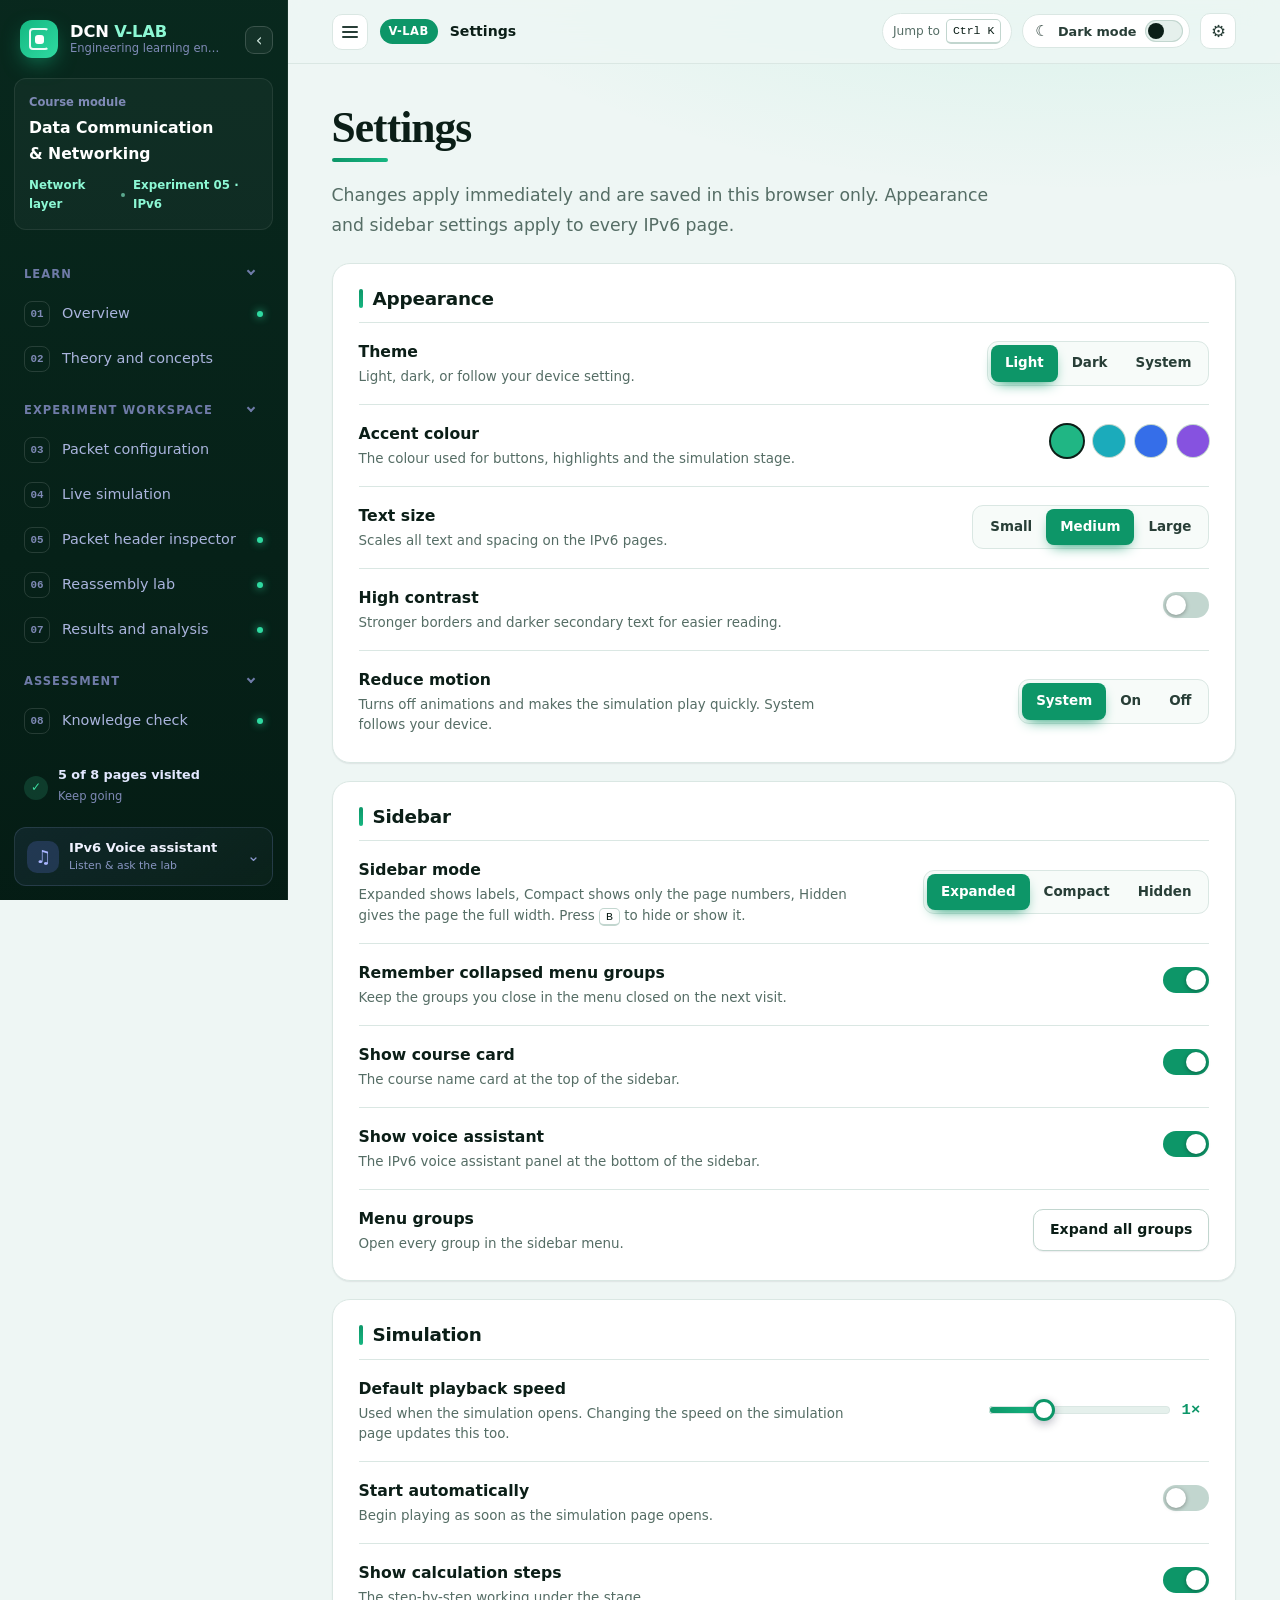
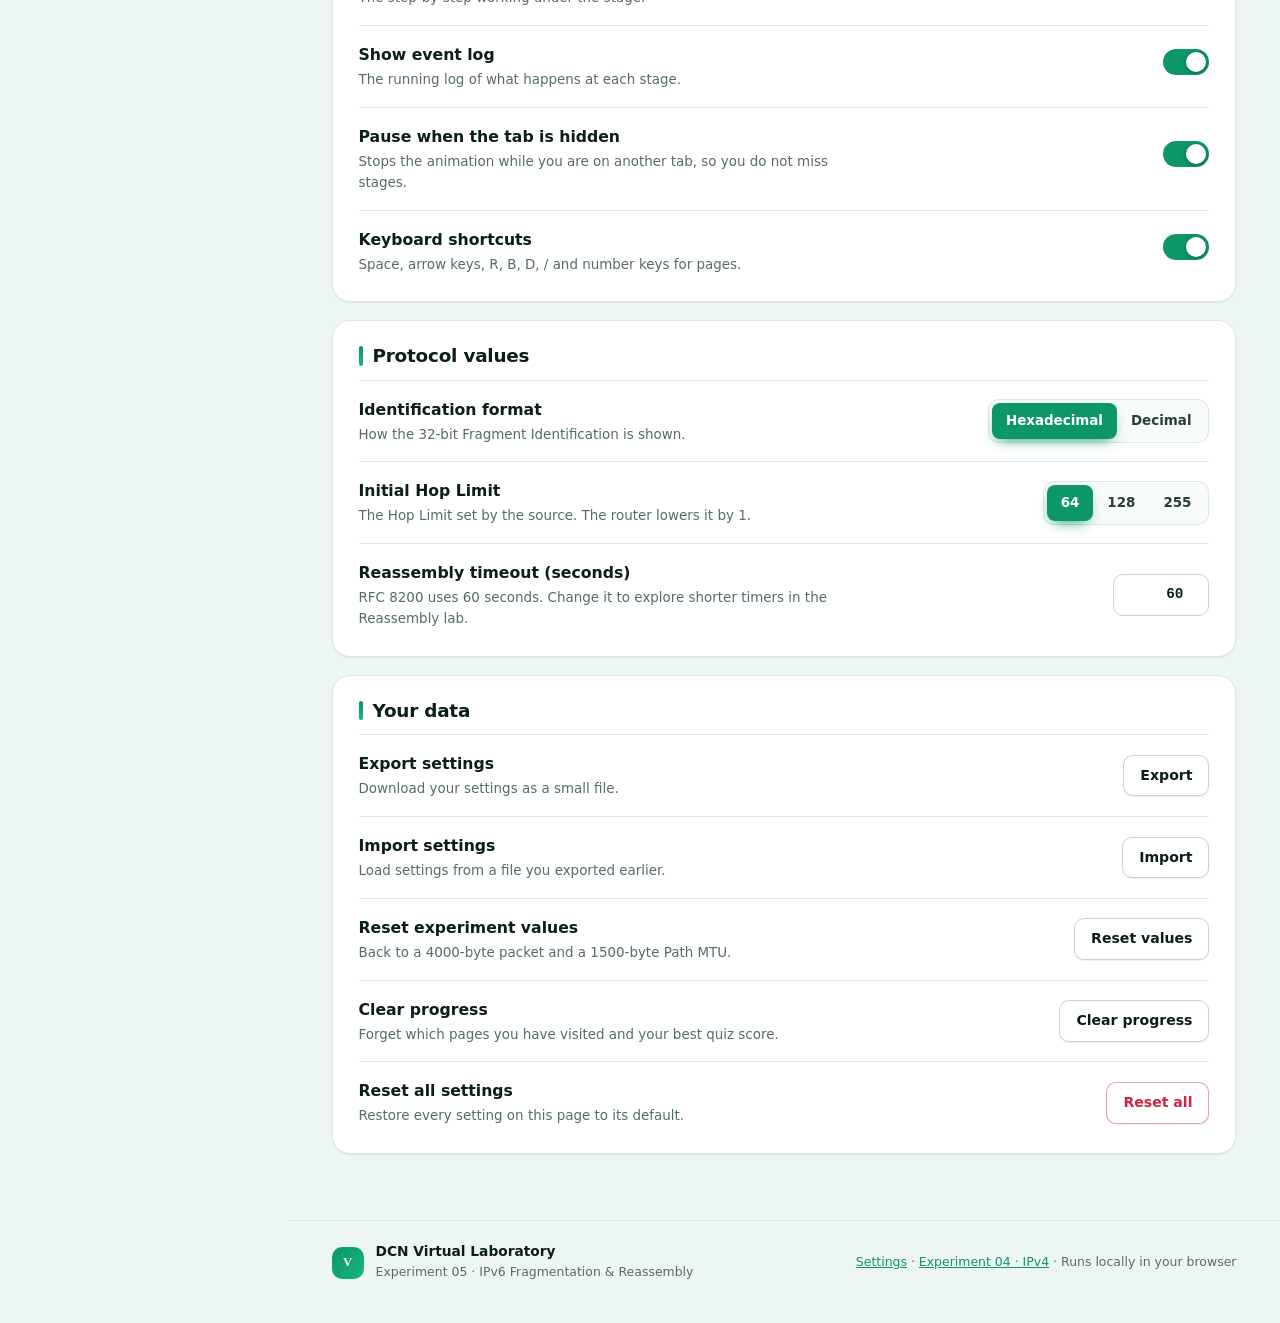
<file: ipv6/settings.html>
<!DOCTYPE html>
<html lang="en">
<head>
<meta charset="utf-8">
<meta name="viewport" content="width=device-width, initial-scale=1">
<title>Settings | DCN Virtual Laboratory</title>
<meta name="theme-color" content="#06231e">
<meta name="description" content="Experiment 05: IPv6 fragmentation and reassembly virtual laboratory (DCN V-Lab).">
<script>
  (function () {
    var d = document.documentElement;
    try {
      var s = JSON.parse(localStorage.getItem('dcn-vlab-ipv6-settings-v1') || '{}');
      var t = s.theme || localStorage.getItem('dcn-vlab-theme') || 'light';
      if (t === 'system') t = window.matchMedia && window.matchMedia('(prefers-color-scheme: dark)').matches ? 'dark' : 'light';
      d.setAttribute('data-theme', t === 'dark' ? 'dark' : 'light');
      d.setAttribute('data-accent', s.accent || 'green');
      d.setAttribute('data-text', s.text || 'medium');
      d.setAttribute('data-contrast', s.contrast || 'normal');
      var m = s.motion || 'system';
      d.setAttribute('data-motion', m === 'on' || (m === 'system' && window.matchMedia && window.matchMedia('(prefers-reduced-motion: reduce)').matches) ? 'reduce' : 'full');
      d.setAttribute('data-sidebar', s.sidebar || 'expanded');
    } catch (e) {
      d.setAttribute('data-theme', 'light'); d.setAttribute('data-accent', 'green'); d.setAttribute('data-sidebar', 'expanded');
    }
  }());
</script>
<link rel="stylesheet" href="css/lab.css">
<link rel="stylesheet" href="css/v6.css">
<link rel="stylesheet" href="css/theme.css">
<link rel="stylesheet" href="css/ui.css">
</head>
<body data-page="settings">
<a class="skip-link" href="#main">Skip to content</a>
<noscript><p class="noscript">This virtual lab needs JavaScript. Please enable it in your browser.</p></noscript>

<div class="app" id="app">

  <nav class="sidebar" id="sidebar" aria-label="Lab sections">
    <button class="sb-close" id="sb-close" type="button" aria-label="Close menu">×</button>
    <button class="sb-collapse" id="sb-collapse" type="button" aria-label="Collapse sidebar to icons" aria-expanded="true" title="Collapse sidebar"><span aria-hidden="true">‹</span></button>
    <a class="brand" href="index.html" aria-label="IPv6 experiment overview">
      <span class="brand-mark" aria-hidden="true"><span></span></span>
      <span class="brand-text"><strong>DCN <b>V-LAB</b></strong><small>Engineering learning environment</small></span>
    </a>
    <div class="sidebar-course">
      <span class="sidebar-course-label">Course module</span>
      <strong>Data Communication<br>&amp; Networking</strong>
      <span class="sidebar-course-meta">Network layer <i></i> Experiment 05 · IPv6</span>
    </div>
    <ul class="nav-list" id="nav-list">
      <li class="nav-label nav-group-head" data-group="learn"><button type="button" class="nav-toggle" aria-expanded="true">Learn<span class="chev" aria-hidden="true"></span></button></li>
      <li data-group="learn"><a class="nav-btn" data-index="01" href="index.html" title="Overview">Overview</a></li>
      <li data-group="learn"><a class="nav-btn" data-index="02" href="theory.html" title="Theory and concepts">Theory and concepts</a></li>
      <li class="nav-label nav-group-head" data-group="lab"><button type="button" class="nav-toggle" aria-expanded="true">Experiment workspace<span class="chev" aria-hidden="true"></span></button></li>
      <li data-group="lab"><a class="nav-btn" data-index="03" href="setup.html" title="Packet configuration">Packet configuration</a></li>
      <li data-group="lab"><a class="nav-btn" data-index="04" href="simulation.html" title="Live simulation">Live simulation</a></li>
      <li data-group="lab"><a class="nav-btn" data-index="05" href="headers.html" title="Packet header inspector">Packet header inspector</a></li>
      <li data-group="lab"><a class="nav-btn" data-index="06" href="reassembly.html" title="Reassembly lab">Reassembly lab</a></li>
      <li data-group="lab"><a class="nav-btn" data-index="07" href="results.html" title="Results and analysis">Results and analysis</a></li>
      <li class="nav-label nav-group-head" data-group="assess"><button type="button" class="nav-toggle" aria-expanded="true">Assessment<span class="chev" aria-hidden="true"></span></button></li>
      <li data-group="assess"><a class="nav-btn" data-index="08" href="quiz.html" title="Knowledge check">Knowledge check</a></li>
      <li class="nav-label nav-group-head" data-group="prefs"><button type="button" class="nav-toggle" aria-expanded="true">Preferences<span class="chev" aria-hidden="true"></span></button></li>
      <li data-group="prefs"><a class="nav-btn active" data-index="09" href="settings.html" title="Settings" aria-current="page">Settings</a></li>
      <li class="nav-label nav-group-head" data-group="other"><button type="button" class="nav-toggle" aria-expanded="true">Other experiment<span class="chev" aria-hidden="true"></span></button></li>
      <li data-group="other"><a class="nav-btn nav-btn-ext" data-index="E4" href="../index.html" title="IPv4 fragmentation lab">IPv4 fragmentation lab <span class="nav-external-mark" aria-hidden="true">↗</span></a></li>
    </ul>
    <div class="sidebar-foot">
      <span class="sidebar-foot-mark" aria-hidden="true">✓</span>
      <div><strong id="sb-progress-title">Ready for self-study</strong><small id="sb-progress-sub">Runs in a modern browser</small></div>
    </div>
  </nav>

  <button class="menu-toggle" id="menu-toggle" aria-controls="sidebar" aria-expanded="false">Menu</button>

  <main class="content" id="main" tabindex="-1">
    <header class="portal-header" aria-label="Virtual laboratory header">
      <div class="portal-breadcrumb">
        <button class="sb-toggle" id="sb-toggle" type="button" aria-controls="sidebar" aria-expanded="true" aria-label="Hide sidebar" title="Hide or show the sidebar (B)"><span class="sb-toggle-bars" aria-hidden="true"></span></button>
        <span class="portal-brand-tag">V-LAB</span>
        <span class="breadcrumb-course">Data Communication &amp; Networking</span>
        <span class="breadcrumb-separator" aria-hidden="true">/</span>
        <strong id="portal-page-name">Settings</strong>
      </div>
      <div class="portal-actions">
        <button class="cmdk-hint" id="cmdk-open" type="button" aria-label="Jump to a page (Ctrl or Command + K)">Jump to <kbd>Ctrl K</kbd></button>
        <button class="theme-toggle" id="theme-toggle" type="button" aria-pressed="false" aria-label="Switch to dark mode" title="Switch to dark mode">
          <span class="theme-toggle-symbol" aria-hidden="true">☾</span>
          <span class="theme-toggle-label">Dark mode</span>
          <span class="theme-toggle-track" aria-hidden="true"><span></span></span>
        </button>
        <a class="icon-btn" href="settings.html" aria-label="Settings" title="Settings"><span aria-hidden="true">⚙</span></a>
        <div class="portal-status"><span class="portal-status-dot" aria-hidden="true"></span><span>Interactive module</span><i></i><span>Experiment 05</span></div>
      </div>
      <div class="reading-progress" id="reading-progress" aria-hidden="true"><span id="reading-progress-fill"></span></div>
    </header>

    <section class="lab-section active" id="sec-settings" aria-labelledby="h-page">

      <h1 id="h-page">Settings</h1>
      <p class="lead">Changes apply immediately and are saved in this browser only. Appearance and sidebar settings apply to every IPv6 page.</p>

      <article class="card settings-card"><h2>Appearance</h2>
        <div class="setting-row"><div class="setting-text"><strong>Theme</strong><p>Light, dark, or follow your device setting.</p></div><div class="setting-control"><div class="seg" role="radiogroup" data-setting="theme"><button type="button" role="radio" aria-checked="false" data-value="light">Light</button><button type="button" role="radio" aria-checked="false" data-value="dark">Dark</button><button type="button" role="radio" aria-checked="false" data-value="system">System</button></div></div></div>
        <div class="setting-row"><div class="setting-text"><strong>Accent colour</strong><p>The colour used for buttons, highlights and the simulation stage.</p></div><div class="setting-control"><div class="swatches" role="radiogroup" data-setting="accent" aria-label="Accent colour">
          <button type="button" role="radio" aria-checked="false" data-value="green" class="sw-green" aria-label="Green" title="Green"></button>
          <button type="button" role="radio" aria-checked="false" data-value="teal" class="sw-teal" aria-label="Teal" title="Teal"></button>
          <button type="button" role="radio" aria-checked="false" data-value="blue" class="sw-blue" aria-label="Blue" title="Blue"></button>
          <button type="button" role="radio" aria-checked="false" data-value="violet" class="sw-violet" aria-label="Violet" title="Violet"></button></div></div></div>
        <div class="setting-row"><div class="setting-text"><strong>Text size</strong><p>Scales all text and spacing on the IPv6 pages.</p></div><div class="setting-control"><div class="seg" role="radiogroup" data-setting="text"><button type="button" role="radio" aria-checked="false" data-value="small">Small</button><button type="button" role="radio" aria-checked="false" data-value="medium">Medium</button><button type="button" role="radio" aria-checked="false" data-value="large">Large</button></div></div></div>
        <div class="setting-row"><div class="setting-text"><strong>High contrast</strong><p>Stronger borders and darker secondary text for easier reading.</p></div><div class="setting-control"><label class="tgl"><input type="checkbox" data-setting="contrastHigh" aria-label="High contrast"><span class="tgl-track" aria-hidden="true"></span></label></div></div>
        <div class="setting-row"><div class="setting-text"><strong>Reduce motion</strong><p>Turns off animations and makes the simulation play quickly. System follows your device.</p></div><div class="setting-control"><div class="seg" role="radiogroup" data-setting="motion"><button type="button" role="radio" aria-checked="false" data-value="system">System</button><button type="button" role="radio" aria-checked="false" data-value="on">On</button><button type="button" role="radio" aria-checked="false" data-value="off">Off</button></div></div></div></article>

      <article class="card settings-card"><h2>Sidebar</h2>
        <div class="setting-row"><div class="setting-text"><strong>Sidebar mode</strong><p>Expanded shows labels, Compact shows only the page numbers, Hidden gives the page the full width. Press <kbd>B</kbd> to hide or show it.</p></div><div class="setting-control"><div class="seg" role="radiogroup" data-setting="sidebar"><button type="button" role="radio" aria-checked="false" data-value="expanded">Expanded</button><button type="button" role="radio" aria-checked="false" data-value="compact">Compact</button><button type="button" role="radio" aria-checked="false" data-value="hidden">Hidden</button></div></div></div>
        <div class="setting-row"><div class="setting-text"><strong>Remember collapsed menu groups</strong><p>Keep the groups you close in the menu closed on the next visit.</p></div><div class="setting-control"><label class="tgl"><input type="checkbox" data-setting="rememberGroups" aria-label="Remember collapsed groups"><span class="tgl-track" aria-hidden="true"></span></label></div></div>
        <div class="setting-row"><div class="setting-text"><strong>Show course card</strong><p>The course name card at the top of the sidebar.</p></div><div class="setting-control"><label class="tgl"><input type="checkbox" data-setting="showCourse" aria-label="Show course card"><span class="tgl-track" aria-hidden="true"></span></label></div></div>
        <div class="setting-row"><div class="setting-text"><strong>Show voice assistant</strong><p>The IPv6 voice assistant panel at the bottom of the sidebar.</p></div><div class="setting-control"><label class="tgl"><input type="checkbox" data-setting="showVoice" aria-label="Show voice assistant"><span class="tgl-track" aria-hidden="true"></span></label></div></div>
        <div class="setting-row"><div class="setting-text"><strong>Menu groups</strong><p>Open every group in the sidebar menu.</p></div><div class="setting-control"><button class="btn" type="button" id="btn-expand-groups">Expand all groups</button></div></div></article>

      <article class="card settings-card"><h2>Simulation</h2>
        <div class="setting-row"><div class="setting-text"><strong>Default playback speed</strong><p>Used when the simulation opens. Changing the speed on the simulation page updates this too.</p></div><div class="setting-control"><div class="range-inline"><input type="range" data-setting="speed" min="0.25" max="3" step="0.25" aria-label="Default speed"><output id="out-speed">1×</output></div></div></div>
        <div class="setting-row"><div class="setting-text"><strong>Start automatically</strong><p>Begin playing as soon as the simulation page opens.</p></div><div class="setting-control"><label class="tgl"><input type="checkbox" data-setting="autoStart" aria-label="Start automatically"><span class="tgl-track" aria-hidden="true"></span></label></div></div>
        <div class="setting-row"><div class="setting-text"><strong>Show calculation steps</strong><p>The step-by-step working under the stage.</p></div><div class="setting-control"><label class="tgl"><input type="checkbox" data-setting="showWorkings" aria-label="Show calculation steps"><span class="tgl-track" aria-hidden="true"></span></label></div></div>
        <div class="setting-row"><div class="setting-text"><strong>Show event log</strong><p>The running log of what happens at each stage.</p></div><div class="setting-control"><label class="tgl"><input type="checkbox" data-setting="showLog" aria-label="Show event log"><span class="tgl-track" aria-hidden="true"></span></label></div></div>
        <div class="setting-row"><div class="setting-text"><strong>Pause when the tab is hidden</strong><p>Stops the animation while you are on another tab, so you do not miss stages.</p></div><div class="setting-control"><label class="tgl"><input type="checkbox" data-setting="pauseHidden" aria-label="Pause when hidden"><span class="tgl-track" aria-hidden="true"></span></label></div></div>
        <div class="setting-row"><div class="setting-text"><strong>Keyboard shortcuts</strong><p>Space, arrow keys, R, B, D, / and number keys for pages.</p></div><div class="setting-control"><label class="tgl"><input type="checkbox" data-setting="shortcuts" aria-label="Keyboard shortcuts"><span class="tgl-track" aria-hidden="true"></span></label></div></div></article>

      <article class="card settings-card"><h2>Protocol values</h2>
        <div class="setting-row"><div class="setting-text"><strong>Identification format</strong><p>How the 32-bit Fragment Identification is shown.</p></div><div class="setting-control"><div class="seg" role="radiogroup" data-setting="idFormat"><button type="button" role="radio" aria-checked="false" data-value="hex">Hexadecimal</button><button type="button" role="radio" aria-checked="false" data-value="dec">Decimal</button></div></div></div>
        <div class="setting-row"><div class="setting-text"><strong>Initial Hop Limit</strong><p>The Hop Limit set by the source. The router lowers it by 1.</p></div><div class="setting-control"><div class="seg" role="radiogroup" data-setting="hopLimit"><button type="button" role="radio" aria-checked="false" data-value="64">64</button><button type="button" role="radio" aria-checked="false" data-value="128">128</button><button type="button" role="radio" aria-checked="false" data-value="255">255</button></div></div></div>
        <div class="setting-row"><div class="setting-text"><strong>Reassembly timeout (seconds)</strong><p>RFC 8200 uses 60 seconds. Change it to explore shorter timers in the Reassembly lab.</p></div><div class="setting-control"><input type="number" class="num" data-setting="timeout" min="5" max="120" step="1" aria-label="Reassembly timeout in seconds"></div></div></article>

      <article class="card settings-card"><h2>Your data</h2>
        <div class="setting-row"><div class="setting-text"><strong>Export settings</strong><p>Download your settings as a small file.</p></div><div class="setting-control"><button class="btn" type="button" id="btn-export">Export</button></div></div>
        <div class="setting-row"><div class="setting-text"><strong>Import settings</strong><p>Load settings from a file you exported earlier.</p></div><div class="setting-control"><label class="btn" for="file-import">Import<input type="file" id="file-import" accept="application/json,.json" hidden></label></div></div>
        <div class="setting-row"><div class="setting-text"><strong>Reset experiment values</strong><p>Back to a 4000-byte packet and a 1500-byte Path MTU.</p></div><div class="setting-control"><button class="btn" type="button" id="btn-reset-config">Reset values</button></div></div>
        <div class="setting-row"><div class="setting-text"><strong>Clear progress</strong><p>Forget which pages you have visited and your best quiz score.</p></div><div class="setting-control"><button class="btn" type="button" id="btn-reset-progress">Clear progress</button></div></div>
        <div class="setting-row"><div class="setting-text"><strong>Reset all settings</strong><p>Restore every setting on this page to its default.</p></div><div class="setting-control"><button class="btn danger" type="button" id="btn-reset-all">Reset all</button></div></div></article>
    </section>

    <footer class="portal-footer">
      <div><span class="footer-mark" aria-hidden="true">V</span><div><strong>DCN Virtual Laboratory</strong><small>Experiment 05 · IPv6 Fragmentation &amp; Reassembly</small></div></div>
      <span class="footer-note"><a href="settings.html">Settings</a> · <a href="../index.html">Experiment 04 · IPv4</a> · Runs locally in your browser</span>
    </footer>
  </main>
</div>
<div class="toast" id="toast" role="status" aria-live="polite" hidden></div>
<script src="js/model.js"></script>
<script src="js/shell.js"></script>
<script src="js/voice.js"></script>
<script src="js/v6.js"></script>
</body>
</html>
</file>
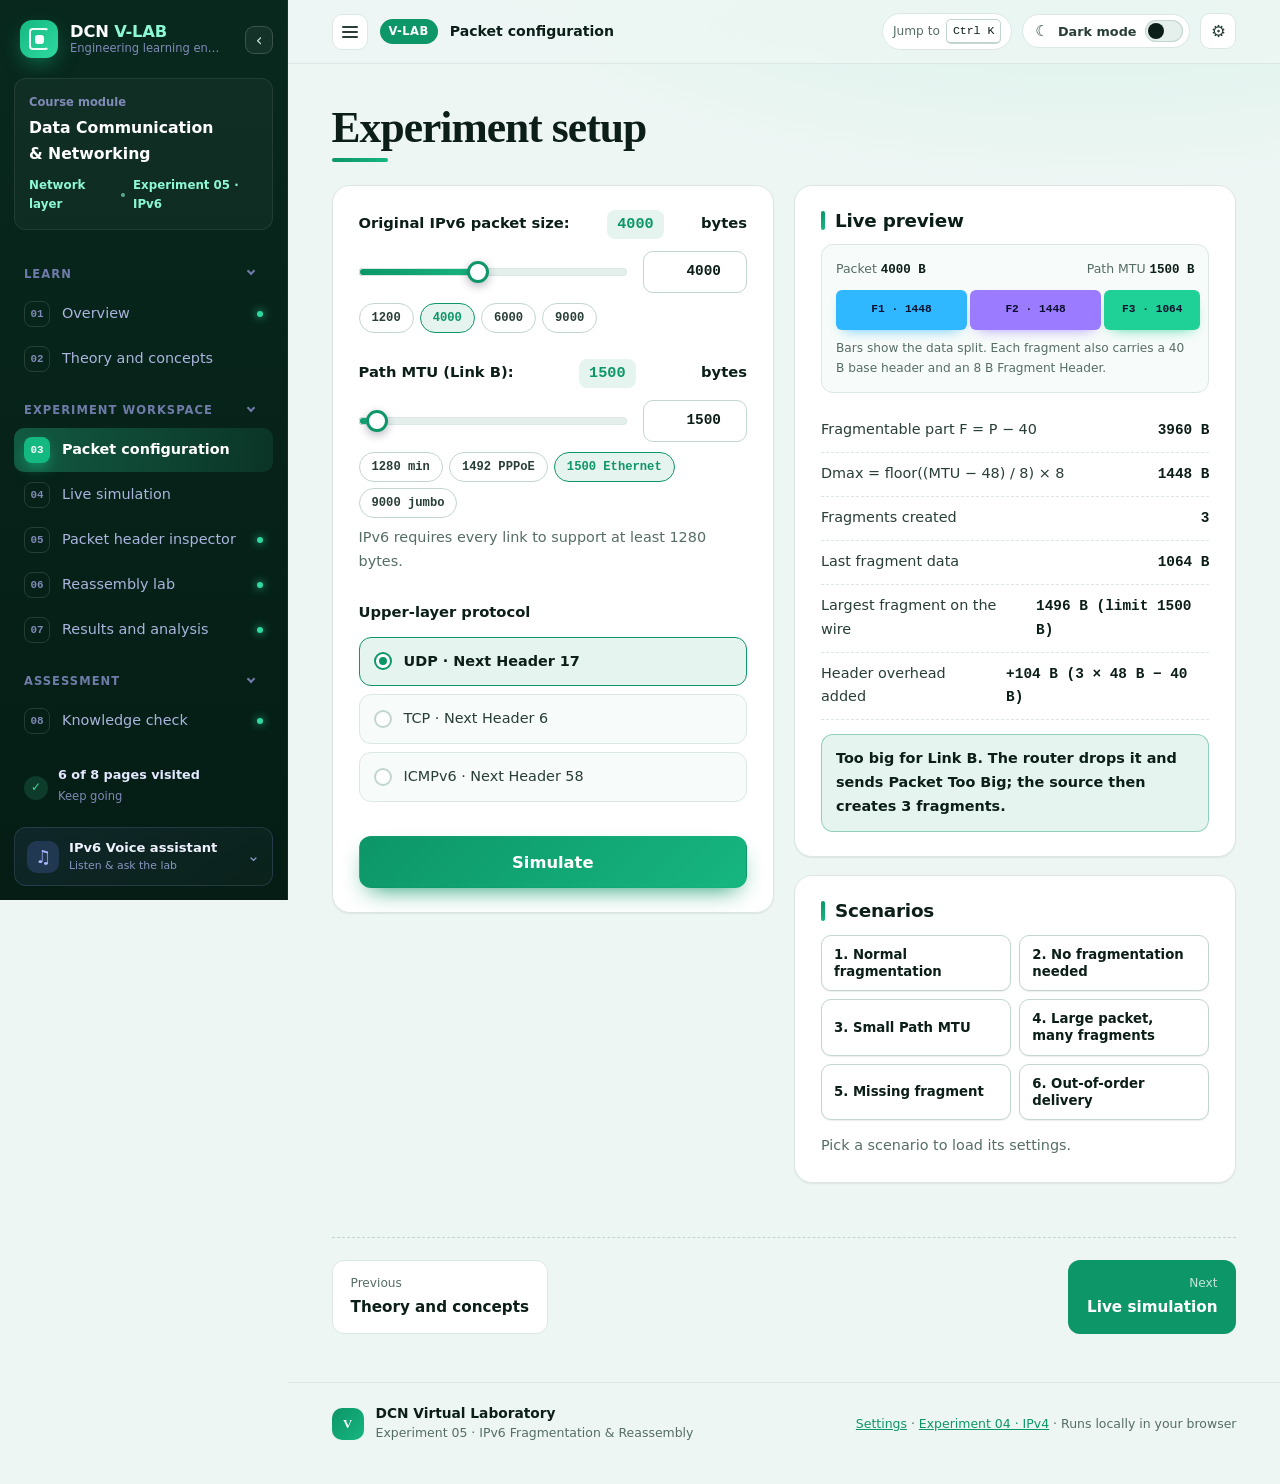
<file: ipv6/setup.html>
<!DOCTYPE html>
<html lang="en">
<head>
<meta charset="utf-8">
<meta name="viewport" content="width=device-width, initial-scale=1">
<title>Packet configuration | DCN Virtual Laboratory</title>
<meta name="theme-color" content="#06231e">
<meta name="description" content="Experiment 05: IPv6 fragmentation and reassembly virtual laboratory (DCN V-Lab).">
<script>
  (function () {
    var d = document.documentElement;
    try {
      var s = JSON.parse(localStorage.getItem('dcn-vlab-ipv6-settings-v1') || '{}');
      var t = s.theme || localStorage.getItem('dcn-vlab-theme') || 'light';
      if (t === 'system') t = window.matchMedia && window.matchMedia('(prefers-color-scheme: dark)').matches ? 'dark' : 'light';
      d.setAttribute('data-theme', t === 'dark' ? 'dark' : 'light');
      d.setAttribute('data-accent', s.accent || 'green');
      d.setAttribute('data-text', s.text || 'medium');
      d.setAttribute('data-contrast', s.contrast || 'normal');
      var m = s.motion || 'system';
      d.setAttribute('data-motion', m === 'on' || (m === 'system' && window.matchMedia && window.matchMedia('(prefers-reduced-motion: reduce)').matches) ? 'reduce' : 'full');
      d.setAttribute('data-sidebar', s.sidebar || 'expanded');
    } catch (e) {
      d.setAttribute('data-theme', 'light'); d.setAttribute('data-accent', 'green'); d.setAttribute('data-sidebar', 'expanded');
    }
  }());
</script>
<link rel="stylesheet" href="css/lab.css">
<link rel="stylesheet" href="css/v6.css">
<link rel="stylesheet" href="css/theme.css">
<link rel="stylesheet" href="css/ui.css">
</head>
<body data-page="setup">
<a class="skip-link" href="#main">Skip to content</a>
<noscript><p class="noscript">This virtual lab needs JavaScript. Please enable it in your browser.</p></noscript>

<div class="app" id="app">

  <nav class="sidebar" id="sidebar" aria-label="Lab sections">
    <button class="sb-close" id="sb-close" type="button" aria-label="Close menu">×</button>
    <button class="sb-collapse" id="sb-collapse" type="button" aria-label="Collapse sidebar to icons" aria-expanded="true" title="Collapse sidebar"><span aria-hidden="true">‹</span></button>
    <a class="brand" href="index.html" aria-label="IPv6 experiment overview">
      <span class="brand-mark" aria-hidden="true"><span></span></span>
      <span class="brand-text"><strong>DCN <b>V-LAB</b></strong><small>Engineering learning environment</small></span>
    </a>
    <div class="sidebar-course">
      <span class="sidebar-course-label">Course module</span>
      <strong>Data Communication<br>&amp; Networking</strong>
      <span class="sidebar-course-meta">Network layer <i></i> Experiment 05 · IPv6</span>
    </div>
    <ul class="nav-list" id="nav-list">
      <li class="nav-label nav-group-head" data-group="learn"><button type="button" class="nav-toggle" aria-expanded="true">Learn<span class="chev" aria-hidden="true"></span></button></li>
      <li data-group="learn"><a class="nav-btn" data-index="01" href="index.html" title="Overview">Overview</a></li>
      <li data-group="learn"><a class="nav-btn" data-index="02" href="theory.html" title="Theory and concepts">Theory and concepts</a></li>
      <li class="nav-label nav-group-head" data-group="lab"><button type="button" class="nav-toggle" aria-expanded="true">Experiment workspace<span class="chev" aria-hidden="true"></span></button></li>
      <li data-group="lab"><a class="nav-btn active" data-index="03" href="setup.html" title="Packet configuration" aria-current="page">Packet configuration</a></li>
      <li data-group="lab"><a class="nav-btn" data-index="04" href="simulation.html" title="Live simulation">Live simulation</a></li>
      <li data-group="lab"><a class="nav-btn" data-index="05" href="headers.html" title="Packet header inspector">Packet header inspector</a></li>
      <li data-group="lab"><a class="nav-btn" data-index="06" href="reassembly.html" title="Reassembly lab">Reassembly lab</a></li>
      <li data-group="lab"><a class="nav-btn" data-index="07" href="results.html" title="Results and analysis">Results and analysis</a></li>
      <li class="nav-label nav-group-head" data-group="assess"><button type="button" class="nav-toggle" aria-expanded="true">Assessment<span class="chev" aria-hidden="true"></span></button></li>
      <li data-group="assess"><a class="nav-btn" data-index="08" href="quiz.html" title="Knowledge check">Knowledge check</a></li>
      <li class="nav-label nav-group-head" data-group="prefs"><button type="button" class="nav-toggle" aria-expanded="true">Preferences<span class="chev" aria-hidden="true"></span></button></li>
      <li data-group="prefs"><a class="nav-btn" data-index="09" href="settings.html" title="Settings">Settings</a></li>
      <li class="nav-label nav-group-head" data-group="other"><button type="button" class="nav-toggle" aria-expanded="true">Other experiment<span class="chev" aria-hidden="true"></span></button></li>
      <li data-group="other"><a class="nav-btn nav-btn-ext" data-index="E4" href="../index.html" title="IPv4 fragmentation lab">IPv4 fragmentation lab <span class="nav-external-mark" aria-hidden="true">↗</span></a></li>
    </ul>
    <div class="sidebar-foot">
      <span class="sidebar-foot-mark" aria-hidden="true">✓</span>
      <div><strong id="sb-progress-title">Ready for self-study</strong><small id="sb-progress-sub">Runs in a modern browser</small></div>
    </div>
  </nav>

  <button class="menu-toggle" id="menu-toggle" aria-controls="sidebar" aria-expanded="false">Menu</button>

  <main class="content" id="main" tabindex="-1">
    <header class="portal-header" aria-label="Virtual laboratory header">
      <div class="portal-breadcrumb">
        <button class="sb-toggle" id="sb-toggle" type="button" aria-controls="sidebar" aria-expanded="true" aria-label="Hide sidebar" title="Hide or show the sidebar (B)"><span class="sb-toggle-bars" aria-hidden="true"></span></button>
        <span class="portal-brand-tag">V-LAB</span>
        <span class="breadcrumb-course">Data Communication &amp; Networking</span>
        <span class="breadcrumb-separator" aria-hidden="true">/</span>
        <strong id="portal-page-name">Packet configuration</strong>
      </div>
      <div class="portal-actions">
        <button class="cmdk-hint" id="cmdk-open" type="button" aria-label="Jump to a page (Ctrl or Command + K)">Jump to <kbd>Ctrl K</kbd></button>
        <button class="theme-toggle" id="theme-toggle" type="button" aria-pressed="false" aria-label="Switch to dark mode" title="Switch to dark mode">
          <span class="theme-toggle-symbol" aria-hidden="true">☾</span>
          <span class="theme-toggle-label">Dark mode</span>
          <span class="theme-toggle-track" aria-hidden="true"><span></span></span>
        </button>
        <a class="icon-btn" href="settings.html" aria-label="Settings" title="Settings"><span aria-hidden="true">⚙</span></a>
        <div class="portal-status"><span class="portal-status-dot" aria-hidden="true"></span><span>Interactive module</span><i></i><span>Experiment 05</span></div>
      </div>
      <div class="reading-progress" id="reading-progress" aria-hidden="true"><span id="reading-progress-fill"></span></div>
    </header>

    <section class="lab-section active" id="sec-setup" aria-labelledby="h-page">

      <h1 id="h-page">Experiment setup</h1>
      <div class="grid-2 setup-grid">
        <form class="card controls" id="setup-form" onsubmit="return false">
          <div class="field">
            <label for="in-size">Original IPv6 packet size: <output id="in-size-val">4000</output> bytes</label>
            <div class="range-row"><input type="range" id="in-size" min="40" max="9000" step="1" value="4000"><input type="number" id="in-size-num" min="40" max="9000" step="1" value="4000" aria-label="Packet size in bytes"></div>
            <div class="presets" data-preset-for="size" aria-label="Packet size presets"><button type="button" class="chip" data-v="1200">1200</button><button type="button" class="chip" data-v="4000">4000</button><button type="button" class="chip" data-v="6000">6000</button><button type="button" class="chip" data-v="9000">9000</button></div>
          </div>
          <div class="field">
            <label for="in-mtu">Path MTU (Link B): <output id="in-mtu-val">1500</output> bytes</label>
            <div class="range-row"><input type="range" id="in-mtu" min="1280" max="9000" step="1" value="1500"><input type="number" id="in-mtu-num" min="1280" max="9000" step="1" value="1500" aria-label="Path MTU in bytes"></div>
            <div class="presets" data-preset-for="mtu" aria-label="Path MTU presets"><button type="button" class="chip" data-v="1280" title="IPv6 minimum link MTU">1280 min</button><button type="button" class="chip" data-v="1492" title="PPPoE">1492 PPPoE</button><button type="button" class="chip" data-v="1500" title="Ethernet">1500 Ethernet</button><button type="button" class="chip" data-v="9000" title="Jumbo frames">9000 jumbo</button></div>
            <p class="hint" style="margin:.5rem 0 0">IPv6 requires every link to support at least 1280 bytes.</p>
          </div>
          <fieldset class="field">
            <legend>Upper-layer protocol</legend>
            <label class="choice"><input type="radio" name="next-header" value="17" checked> UDP · Next Header 17</label>
            <label class="choice"><input type="radio" name="next-header" value="6"> TCP · Next Header 6</label>
            <label class="choice"><input type="radio" name="next-header" value="58"> ICMPv6 · Next Header 58</label>
          </fieldset>
          <div id="setup-errors" class="errors" role="alert" aria-live="polite"></div>
          <button class="btn primary big" type="button" id="btn-simulate">Simulate</button>
        </form>

        <div>
          <article class="card">
            <h2>Live preview</h2>
            <div id="split-viz" class="split-viz" aria-hidden="true"></div>
            <div id="setup-preview" aria-live="polite"></div>
          </article>
          <article class="card">
            <h2>Scenarios</h2>
            <div class="scenario-grid" id="scenario-buttons">
              <button class="btn" type="button" data-scenario="1">1. Normal fragmentation</button>
              <button class="btn" type="button" data-scenario="2">2. No fragmentation needed</button>
              <button class="btn" type="button" data-scenario="3">3. Small Path MTU</button>
              <button class="btn" type="button" data-scenario="4">4. Large packet, many fragments</button>
              <button class="btn" type="button" data-scenario="5">5. Missing fragment</button>
              <button class="btn" type="button" data-scenario="6">6. Out-of-order delivery</button>
            </div>
            <p class="hint" id="scenario-desc">Pick a scenario to load its settings.</p>
          </article>
        </div>
      </div>
    </section>

    <footer class="portal-footer">
      <div><span class="footer-mark" aria-hidden="true">V</span><div><strong>DCN Virtual Laboratory</strong><small>Experiment 05 · IPv6 Fragmentation &amp; Reassembly</small></div></div>
      <span class="footer-note"><a href="settings.html">Settings</a> · <a href="../index.html">Experiment 04 · IPv4</a> · Runs locally in your browser</span>
    </footer>
  </main>
</div>
<div class="toast" id="toast" role="status" aria-live="polite" hidden></div>
<script src="js/model.js"></script>
<script src="js/shell.js"></script>
<script src="js/voice.js"></script>
<script src="js/v6.js"></script>
</body>
</html>
</file>
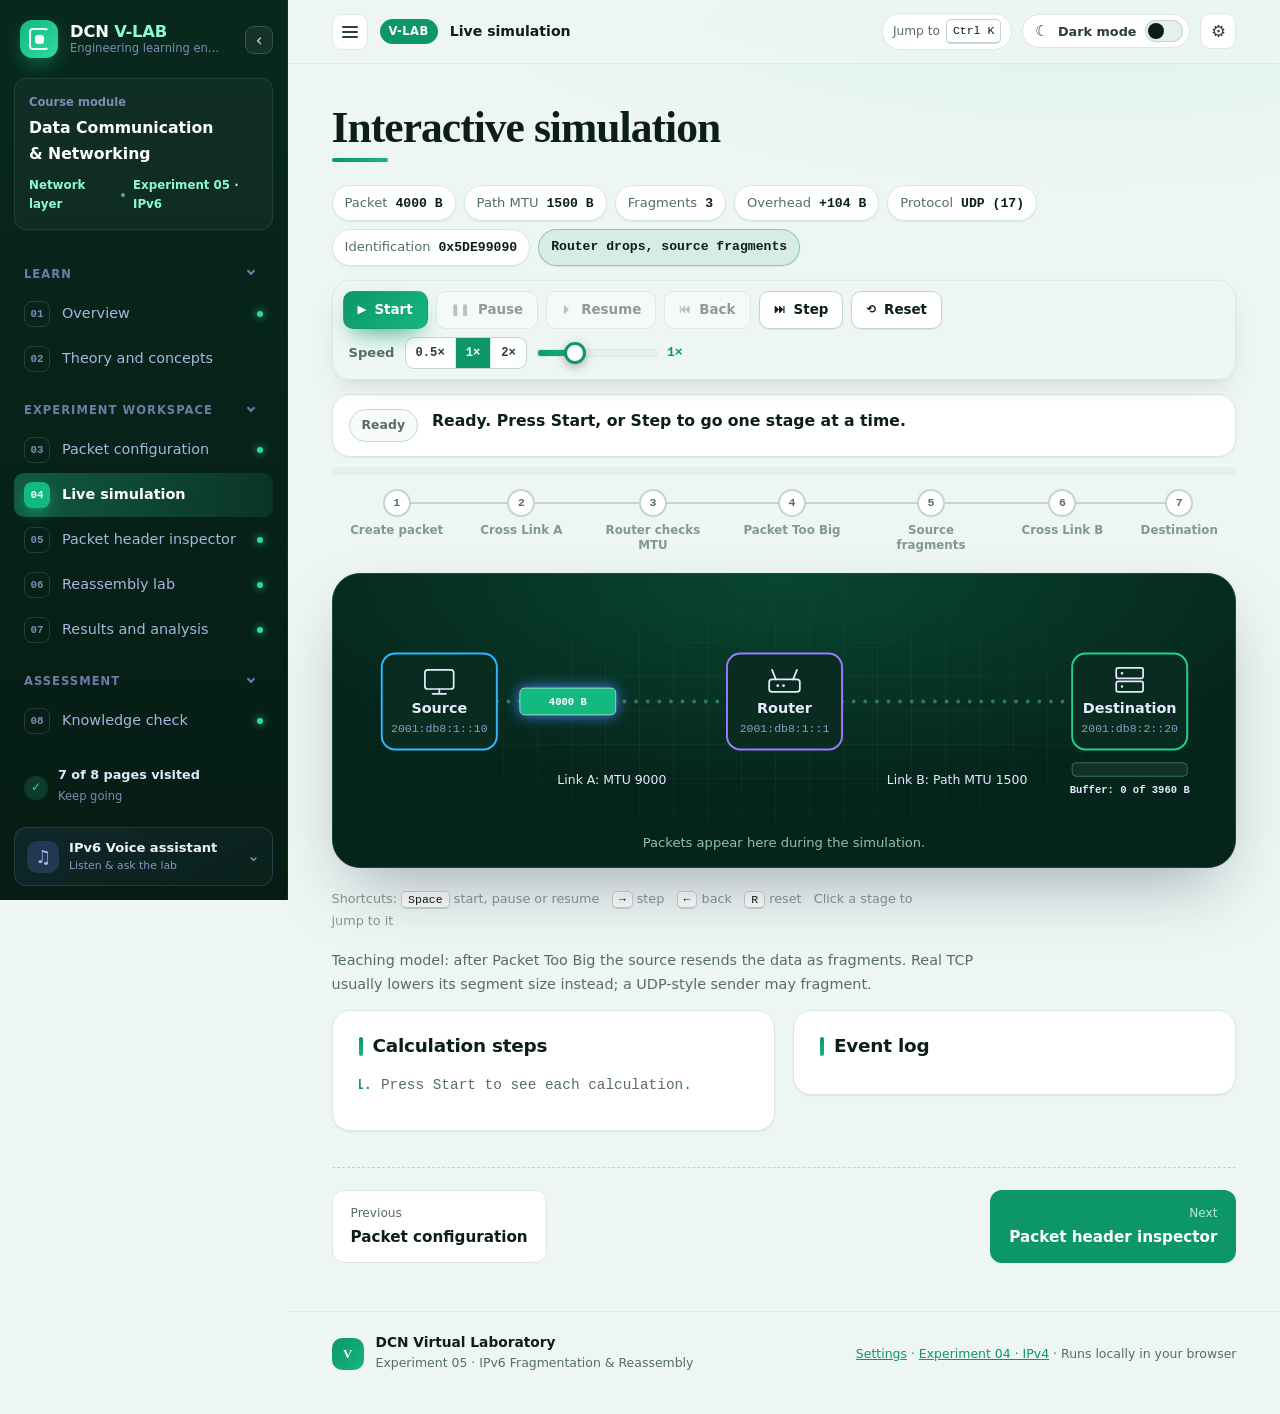
<file: ipv6/simulation.html>
<!DOCTYPE html>
<html lang="en">
<head>
<meta charset="utf-8">
<meta name="viewport" content="width=device-width, initial-scale=1">
<title>Live simulation | DCN Virtual Laboratory</title>
<meta name="theme-color" content="#06231e">
<meta name="description" content="Experiment 05: IPv6 fragmentation and reassembly virtual laboratory (DCN V-Lab).">
<script>
  (function () {
    var d = document.documentElement;
    try {
      var s = JSON.parse(localStorage.getItem('dcn-vlab-ipv6-settings-v1') || '{}');
      var t = s.theme || localStorage.getItem('dcn-vlab-theme') || 'light';
      if (t === 'system') t = window.matchMedia && window.matchMedia('(prefers-color-scheme: dark)').matches ? 'dark' : 'light';
      d.setAttribute('data-theme', t === 'dark' ? 'dark' : 'light');
      d.setAttribute('data-accent', s.accent || 'green');
      d.setAttribute('data-text', s.text || 'medium');
      d.setAttribute('data-contrast', s.contrast || 'normal');
      var m = s.motion || 'system';
      d.setAttribute('data-motion', m === 'on' || (m === 'system' && window.matchMedia && window.matchMedia('(prefers-reduced-motion: reduce)').matches) ? 'reduce' : 'full');
      d.setAttribute('data-sidebar', s.sidebar || 'expanded');
    } catch (e) {
      d.setAttribute('data-theme', 'light'); d.setAttribute('data-accent', 'green'); d.setAttribute('data-sidebar', 'expanded');
    }
  }());
</script>
<link rel="stylesheet" href="css/lab.css">
<link rel="stylesheet" href="css/v6.css">
<link rel="stylesheet" href="css/theme.css">
<link rel="stylesheet" href="css/ui.css">
</head>
<body data-page="simulation">
<a class="skip-link" href="#main">Skip to content</a>
<noscript><p class="noscript">This virtual lab needs JavaScript. Please enable it in your browser.</p></noscript>

<div class="app" id="app">

  <nav class="sidebar" id="sidebar" aria-label="Lab sections">
    <button class="sb-close" id="sb-close" type="button" aria-label="Close menu">×</button>
    <button class="sb-collapse" id="sb-collapse" type="button" aria-label="Collapse sidebar to icons" aria-expanded="true" title="Collapse sidebar"><span aria-hidden="true">‹</span></button>
    <a class="brand" href="index.html" aria-label="IPv6 experiment overview">
      <span class="brand-mark" aria-hidden="true"><span></span></span>
      <span class="brand-text"><strong>DCN <b>V-LAB</b></strong><small>Engineering learning environment</small></span>
    </a>
    <div class="sidebar-course">
      <span class="sidebar-course-label">Course module</span>
      <strong>Data Communication<br>&amp; Networking</strong>
      <span class="sidebar-course-meta">Network layer <i></i> Experiment 05 · IPv6</span>
    </div>
    <ul class="nav-list" id="nav-list">
      <li class="nav-label nav-group-head" data-group="learn"><button type="button" class="nav-toggle" aria-expanded="true">Learn<span class="chev" aria-hidden="true"></span></button></li>
      <li data-group="learn"><a class="nav-btn" data-index="01" href="index.html" title="Overview">Overview</a></li>
      <li data-group="learn"><a class="nav-btn" data-index="02" href="theory.html" title="Theory and concepts">Theory and concepts</a></li>
      <li class="nav-label nav-group-head" data-group="lab"><button type="button" class="nav-toggle" aria-expanded="true">Experiment workspace<span class="chev" aria-hidden="true"></span></button></li>
      <li data-group="lab"><a class="nav-btn" data-index="03" href="setup.html" title="Packet configuration">Packet configuration</a></li>
      <li data-group="lab"><a class="nav-btn active" data-index="04" href="simulation.html" title="Live simulation" aria-current="page">Live simulation</a></li>
      <li data-group="lab"><a class="nav-btn" data-index="05" href="headers.html" title="Packet header inspector">Packet header inspector</a></li>
      <li data-group="lab"><a class="nav-btn" data-index="06" href="reassembly.html" title="Reassembly lab">Reassembly lab</a></li>
      <li data-group="lab"><a class="nav-btn" data-index="07" href="results.html" title="Results and analysis">Results and analysis</a></li>
      <li class="nav-label nav-group-head" data-group="assess"><button type="button" class="nav-toggle" aria-expanded="true">Assessment<span class="chev" aria-hidden="true"></span></button></li>
      <li data-group="assess"><a class="nav-btn" data-index="08" href="quiz.html" title="Knowledge check">Knowledge check</a></li>
      <li class="nav-label nav-group-head" data-group="prefs"><button type="button" class="nav-toggle" aria-expanded="true">Preferences<span class="chev" aria-hidden="true"></span></button></li>
      <li data-group="prefs"><a class="nav-btn" data-index="09" href="settings.html" title="Settings">Settings</a></li>
      <li class="nav-label nav-group-head" data-group="other"><button type="button" class="nav-toggle" aria-expanded="true">Other experiment<span class="chev" aria-hidden="true"></span></button></li>
      <li data-group="other"><a class="nav-btn nav-btn-ext" data-index="E4" href="../index.html" title="IPv4 fragmentation lab">IPv4 fragmentation lab <span class="nav-external-mark" aria-hidden="true">↗</span></a></li>
    </ul>
    <div class="sidebar-foot">
      <span class="sidebar-foot-mark" aria-hidden="true">✓</span>
      <div><strong id="sb-progress-title">Ready for self-study</strong><small id="sb-progress-sub">Runs in a modern browser</small></div>
    </div>
  </nav>

  <button class="menu-toggle" id="menu-toggle" aria-controls="sidebar" aria-expanded="false">Menu</button>

  <main class="content" id="main" tabindex="-1">
    <header class="portal-header" aria-label="Virtual laboratory header">
      <div class="portal-breadcrumb">
        <button class="sb-toggle" id="sb-toggle" type="button" aria-controls="sidebar" aria-expanded="true" aria-label="Hide sidebar" title="Hide or show the sidebar (B)"><span class="sb-toggle-bars" aria-hidden="true"></span></button>
        <span class="portal-brand-tag">V-LAB</span>
        <span class="breadcrumb-course">Data Communication &amp; Networking</span>
        <span class="breadcrumb-separator" aria-hidden="true">/</span>
        <strong id="portal-page-name">Live simulation</strong>
      </div>
      <div class="portal-actions">
        <button class="cmdk-hint" id="cmdk-open" type="button" aria-label="Jump to a page (Ctrl or Command + K)">Jump to <kbd>Ctrl K</kbd></button>
        <button class="theme-toggle" id="theme-toggle" type="button" aria-pressed="false" aria-label="Switch to dark mode" title="Switch to dark mode">
          <span class="theme-toggle-symbol" aria-hidden="true">☾</span>
          <span class="theme-toggle-label">Dark mode</span>
          <span class="theme-toggle-track" aria-hidden="true"><span></span></span>
        </button>
        <a class="icon-btn" href="settings.html" aria-label="Settings" title="Settings"><span aria-hidden="true">⚙</span></a>
        <div class="portal-status"><span class="portal-status-dot" aria-hidden="true"></span><span>Interactive module</span><i></i><span>Experiment 05</span></div>
      </div>
      <div class="reading-progress" id="reading-progress" aria-hidden="true"><span id="reading-progress-fill"></span></div>
    </header>

    <section class="lab-section active" id="sec-simulation" aria-labelledby="h-page" data-sim-state="idle">

      <h1 id="h-page">Interactive simulation</h1>

      <div class="sim-summary" id="sim-summary" aria-label="Parameters of this run"></div>

      <div class="sim-bar" role="toolbar" aria-label="Simulation controls">
        <div class="sim-transport">
          <button class="btn primary" type="button" id="btn-sim-start" title="Start from the beginning (Space)"><span class="ico-btn" aria-hidden="true">▶</span>Start</button>
          <button class="btn" type="button" id="btn-sim-pause" title="Pause (Space)"><span class="ico-btn" aria-hidden="true">❚❚</span>Pause</button>
          <button class="btn" type="button" id="btn-sim-resume" title="Resume playback (Space)"><span class="ico-btn" aria-hidden="true">⏵</span>Resume</button>
          <button class="btn" type="button" id="btn-sim-back" title="Go back one stage (←)"><span class="ico-btn" aria-hidden="true">⏮</span>Back</button>
          <button class="btn" type="button" id="btn-sim-step" title="Play one stage at a time (→)"><span class="ico-btn" aria-hidden="true">⏭</span>Step</button>
          <button class="btn" type="button" id="btn-sim-reset" title="Clear the stage (R)"><span class="ico-btn" aria-hidden="true">⟲</span>Reset</button>
        </div>
        <div class="speed" role="group" aria-label="Playback speed">
          <span class="speed-label">Speed</span>
          <div class="speed-presets">
            <button type="button" data-speed="0.5" aria-label="Half speed">0.5×</button>
            <button type="button" data-speed="1" aria-label="Normal speed">1×</button>
            <button type="button" data-speed="2" aria-label="Double speed">2×</button>
          </div>
          <input type="range" id="sim-speed" min="0.25" max="3" step="0.25" value="1" aria-label="Playback speed">
          <output id="sim-speed-val">1×</output>
        </div>
      </div>

      <div class="sim-now" aria-live="polite">
        <span class="stage-chip" id="sim-stage">Ready</span>
        <p class="status-line"><strong id="sim-status">Ready. Press Start, or Step to go one stage at a time.</strong></p>
      </div>
      <progress id="sim-progress" max="100" value="0" aria-label="Simulation progress"></progress>
      <ol class="sim-stepper" id="sim-stepper" aria-label="Simulation stages"></ol>

      <div class="topology-frame">
      <figure class="topology">
        <svg id="topology" viewBox="0 40 900 240" role="img" aria-label="Network topology: source, router, destination">
          <line id="link-a" x1="150" y1="150" x2="390" y2="150" class="wire"/>
          <line id="link-b" x1="510" y1="150" x2="750" y2="150" class="wire"/>
          <text x="270" y="236" class="link-label" id="label-link-a">Link A: MTU 9000</text>
          <text x="630" y="236" class="link-label" id="label-link-b">Link B: Path MTU 1500</text>

          <g id="node-source" class="node n-source"><rect class="base" x="30" y="100" width="120" height="100" rx="14"/><g class="ico" transform="translate(90 128)"><rect x="-15" y="-11" width="30" height="20" rx="3"/><path d="M-7 14h14M0 9v5"/></g><text x="90" y="162" class="nm">Source</text><text x="90" y="182" class="ip">2001:db8:1::10</text></g>
          <g id="node-router" class="node n-router"><rect class="base" x="390" y="100" width="120" height="100" rx="14"/><g class="ico" transform="translate(450 130)"><rect x="-16" y="-3" width="32" height="13" rx="3"/><path d="M-9 -3l-4-10M9 -3l4-10"/><circle cx="-7" cy="3.5" r="1.4"/><circle cx="-1" cy="3.5" r="1.4"/></g><text x="450" y="162" class="nm">Router</text><text x="450" y="182" class="ip">2001:db8:1::1</text></g>
          <g id="node-dest" class="node n-dest"><rect class="base" x="750" y="100" width="120" height="100" rx="14"/><g class="ico" transform="translate(810 128)"><rect x="-14" y="-13" width="28" height="11" rx="2"/><rect x="-14" y="1" width="28" height="11" rx="2"/><circle cx="-8" cy="-7.5" r="1.3"/><circle cx="-8" cy="6.5" r="1.3"/></g><text x="810" y="162" class="nm">Destination</text><text x="810" y="182" class="ip">2001:db8:2::20</text></g>

          <text x="450" y="80" class="router-check" id="router-check" text-anchor="middle"></text>
          <g id="buffer-layer"></g>
          <g id="packet-layer"></g>
          <g id="icmp-layer"></g>
        </svg>
        <figcaption id="topology-caption">Packets appear here during the simulation.</figcaption>
      </figure>
      </div>

      <div class="sim-next" id="sim-next" hidden>
        <div><strong>Run complete.</strong> <span id="sim-next-text">Continue the experiment:</span></div>
        <div class="btn-row" id="sim-next-actions"></div>
      </div>

      <div class="frag-tray" id="frag-tray" aria-label="Fragments created by the source" hidden>
        <div class="tray-head"><h2>Fragments</h2><span class="tray-hint" id="tray-hint">Waiting for the source to fragment the packet.</span></div>
        <ul class="tray-list" id="tray-list"></ul>
      </div>

      <p class="shortcut-hint">Shortcuts: <kbd>Space</kbd> start, pause or resume &nbsp; <kbd>→</kbd> step &nbsp; <kbd>←</kbd> back &nbsp; <kbd>R</kbd> reset &nbsp; Click a stage to jump to it</p>
      <p class="hint">Teaching model: after Packet Too Big the source resends the data as fragments. Real TCP usually lowers its segment size instead; a UDP-style sender may fragment.</p>

      <div class="grid-2" id="sim-panels">
        <article class="card" id="card-workings"><h2>Calculation steps</h2><ol id="sim-workings" class="workings"><li class="hint">Press Start to see each calculation.</li></ol></article>
        <article class="card" id="card-log"><h2>Event log</h2><ul id="sim-log" class="log" aria-live="polite"></ul></article>
      </div>
    </section>

    <footer class="portal-footer">
      <div><span class="footer-mark" aria-hidden="true">V</span><div><strong>DCN Virtual Laboratory</strong><small>Experiment 05 · IPv6 Fragmentation &amp; Reassembly</small></div></div>
      <span class="footer-note"><a href="settings.html">Settings</a> · <a href="../index.html">Experiment 04 · IPv4</a> · Runs locally in your browser</span>
    </footer>
  </main>
</div>
<div class="toast" id="toast" role="status" aria-live="polite" hidden></div>
<script src="js/model.js"></script>
<script src="js/shell.js"></script>
<script src="js/animation.js"></script>
<script src="js/voice.js"></script>
<script src="js/v6.js"></script>
</body>
</html>
</file>
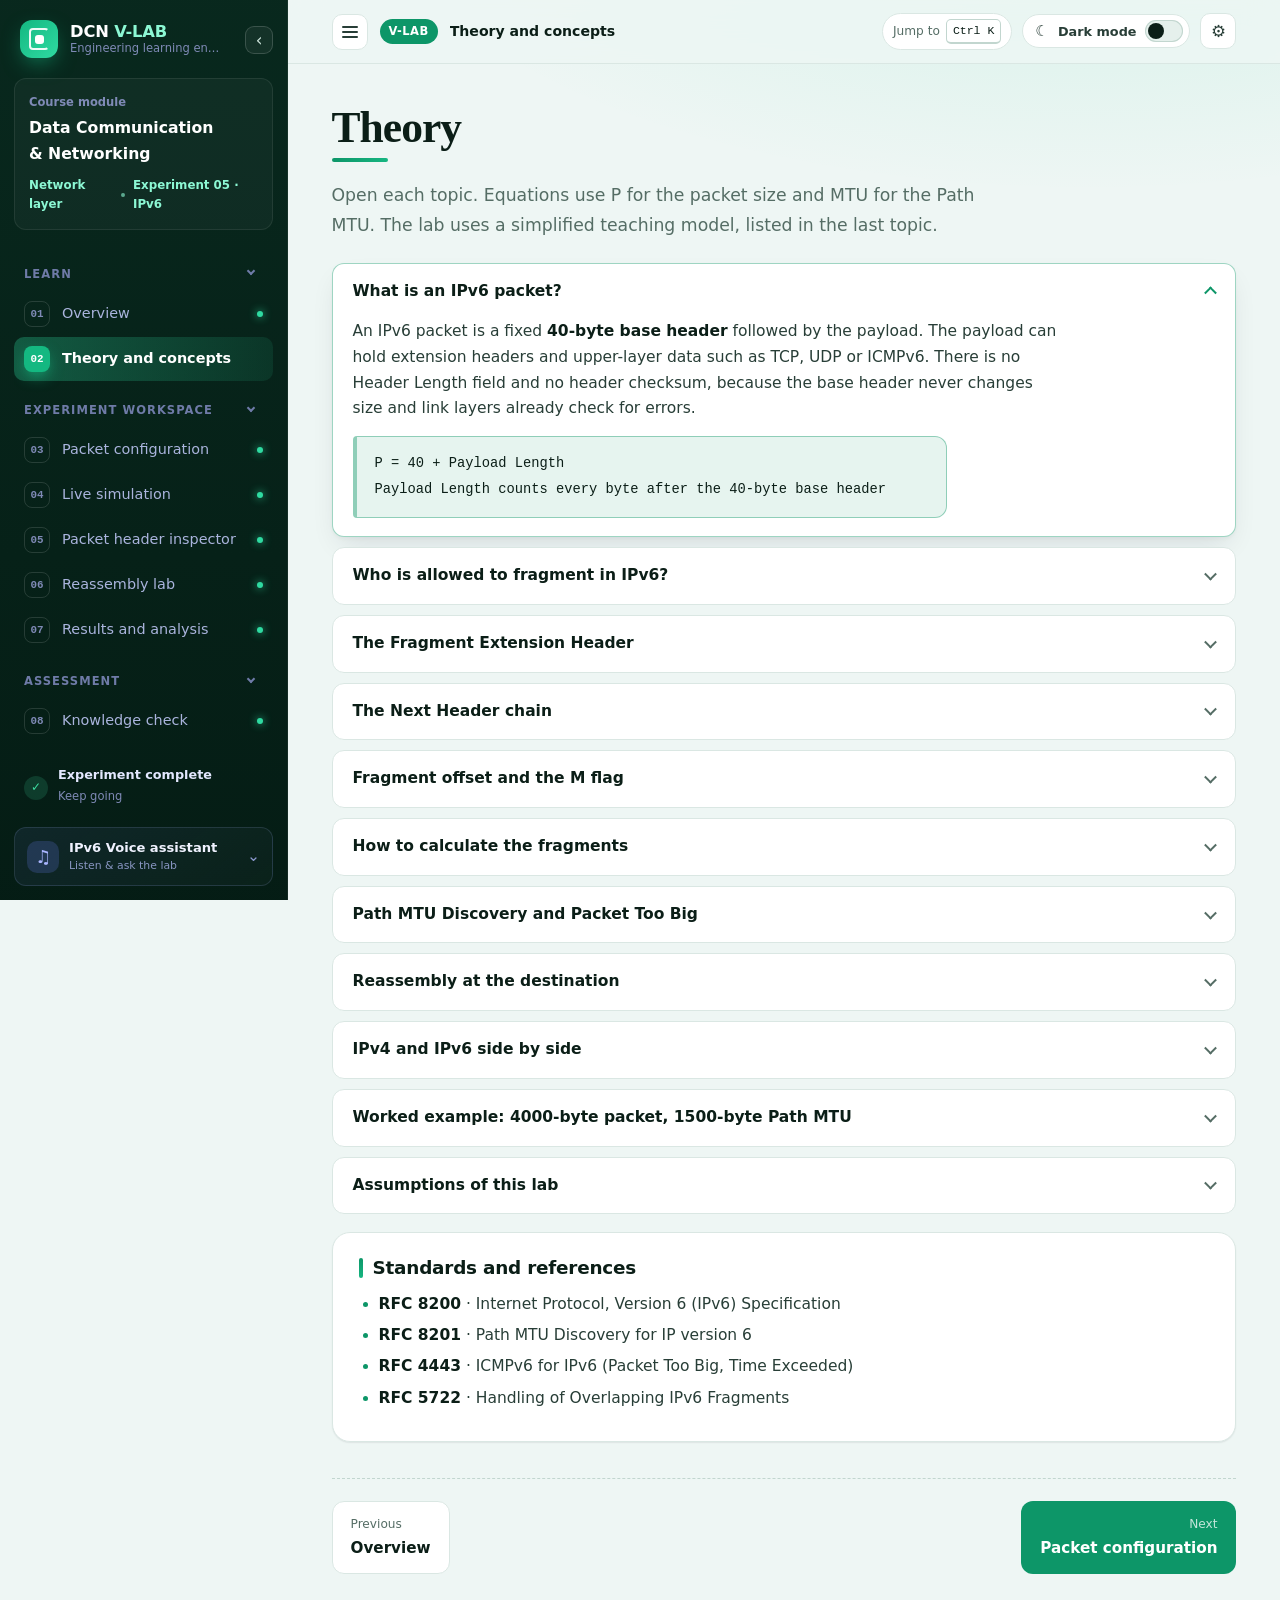
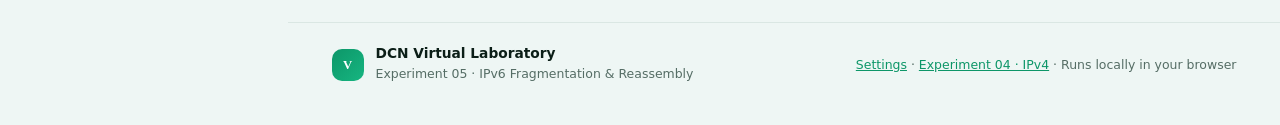
<file: ipv6/theory.html>
<!DOCTYPE html>
<html lang="en">
<head>
<meta charset="utf-8">
<meta name="viewport" content="width=device-width, initial-scale=1">
<title>Theory | DCN Virtual Laboratory</title>
<meta name="theme-color" content="#06231e">
<meta name="description" content="Experiment 05: IPv6 fragmentation and reassembly virtual laboratory (DCN V-Lab).">
<script>
  (function () {
    var d = document.documentElement;
    try {
      var s = JSON.parse(localStorage.getItem('dcn-vlab-ipv6-settings-v1') || '{}');
      var t = s.theme || localStorage.getItem('dcn-vlab-theme') || 'light';
      if (t === 'system') t = window.matchMedia && window.matchMedia('(prefers-color-scheme: dark)').matches ? 'dark' : 'light';
      d.setAttribute('data-theme', t === 'dark' ? 'dark' : 'light');
      d.setAttribute('data-accent', s.accent || 'green');
      d.setAttribute('data-text', s.text || 'medium');
      d.setAttribute('data-contrast', s.contrast || 'normal');
      var m = s.motion || 'system';
      d.setAttribute('data-motion', m === 'on' || (m === 'system' && window.matchMedia && window.matchMedia('(prefers-reduced-motion: reduce)').matches) ? 'reduce' : 'full');
      d.setAttribute('data-sidebar', s.sidebar || 'expanded');
    } catch (e) {
      d.setAttribute('data-theme', 'light'); d.setAttribute('data-accent', 'green'); d.setAttribute('data-sidebar', 'expanded');
    }
  }());
</script>
<link rel="stylesheet" href="css/lab.css">
<link rel="stylesheet" href="css/v6.css">
<link rel="stylesheet" href="css/theme.css">
<link rel="stylesheet" href="css/ui.css">
</head>
<body data-page="theory">
<a class="skip-link" href="#main">Skip to content</a>
<noscript><p class="noscript">This virtual lab needs JavaScript. Please enable it in your browser.</p></noscript>

<div class="app" id="app">

  <nav class="sidebar" id="sidebar" aria-label="Lab sections">
    <button class="sb-close" id="sb-close" type="button" aria-label="Close menu">×</button>
    <button class="sb-collapse" id="sb-collapse" type="button" aria-label="Collapse sidebar to icons" aria-expanded="true" title="Collapse sidebar"><span aria-hidden="true">‹</span></button>
    <a class="brand" href="index.html" aria-label="IPv6 experiment overview">
      <span class="brand-mark" aria-hidden="true"><span></span></span>
      <span class="brand-text"><strong>DCN <b>V-LAB</b></strong><small>Engineering learning environment</small></span>
    </a>
    <div class="sidebar-course">
      <span class="sidebar-course-label">Course module</span>
      <strong>Data Communication<br>&amp; Networking</strong>
      <span class="sidebar-course-meta">Network layer <i></i> Experiment 05 · IPv6</span>
    </div>
    <ul class="nav-list" id="nav-list">
      <li class="nav-label nav-group-head" data-group="learn"><button type="button" class="nav-toggle" aria-expanded="true">Learn<span class="chev" aria-hidden="true"></span></button></li>
      <li data-group="learn"><a class="nav-btn" data-index="01" href="index.html" title="Overview">Overview</a></li>
      <li data-group="learn"><a class="nav-btn active" data-index="02" href="theory.html" title="Theory and concepts" aria-current="page">Theory and concepts</a></li>
      <li class="nav-label nav-group-head" data-group="lab"><button type="button" class="nav-toggle" aria-expanded="true">Experiment workspace<span class="chev" aria-hidden="true"></span></button></li>
      <li data-group="lab"><a class="nav-btn" data-index="03" href="setup.html" title="Packet configuration">Packet configuration</a></li>
      <li data-group="lab"><a class="nav-btn" data-index="04" href="simulation.html" title="Live simulation">Live simulation</a></li>
      <li data-group="lab"><a class="nav-btn" data-index="05" href="headers.html" title="Packet header inspector">Packet header inspector</a></li>
      <li data-group="lab"><a class="nav-btn" data-index="06" href="reassembly.html" title="Reassembly lab">Reassembly lab</a></li>
      <li data-group="lab"><a class="nav-btn" data-index="07" href="results.html" title="Results and analysis">Results and analysis</a></li>
      <li class="nav-label nav-group-head" data-group="assess"><button type="button" class="nav-toggle" aria-expanded="true">Assessment<span class="chev" aria-hidden="true"></span></button></li>
      <li data-group="assess"><a class="nav-btn" data-index="08" href="quiz.html" title="Knowledge check">Knowledge check</a></li>
      <li class="nav-label nav-group-head" data-group="prefs"><button type="button" class="nav-toggle" aria-expanded="true">Preferences<span class="chev" aria-hidden="true"></span></button></li>
      <li data-group="prefs"><a class="nav-btn" data-index="09" href="settings.html" title="Settings">Settings</a></li>
      <li class="nav-label nav-group-head" data-group="other"><button type="button" class="nav-toggle" aria-expanded="true">Other experiment<span class="chev" aria-hidden="true"></span></button></li>
      <li data-group="other"><a class="nav-btn nav-btn-ext" data-index="E4" href="../index.html" title="IPv4 fragmentation lab">IPv4 fragmentation lab <span class="nav-external-mark" aria-hidden="true">↗</span></a></li>
    </ul>
    <div class="sidebar-foot">
      <span class="sidebar-foot-mark" aria-hidden="true">✓</span>
      <div><strong id="sb-progress-title">Ready for self-study</strong><small id="sb-progress-sub">Runs in a modern browser</small></div>
    </div>
  </nav>

  <button class="menu-toggle" id="menu-toggle" aria-controls="sidebar" aria-expanded="false">Menu</button>

  <main class="content" id="main" tabindex="-1">
    <header class="portal-header" aria-label="Virtual laboratory header">
      <div class="portal-breadcrumb">
        <button class="sb-toggle" id="sb-toggle" type="button" aria-controls="sidebar" aria-expanded="true" aria-label="Hide sidebar" title="Hide or show the sidebar (B)"><span class="sb-toggle-bars" aria-hidden="true"></span></button>
        <span class="portal-brand-tag">V-LAB</span>
        <span class="breadcrumb-course">Data Communication &amp; Networking</span>
        <span class="breadcrumb-separator" aria-hidden="true">/</span>
        <strong id="portal-page-name">Theory and concepts</strong>
      </div>
      <div class="portal-actions">
        <button class="cmdk-hint" id="cmdk-open" type="button" aria-label="Jump to a page (Ctrl or Command + K)">Jump to <kbd>Ctrl K</kbd></button>
        <button class="theme-toggle" id="theme-toggle" type="button" aria-pressed="false" aria-label="Switch to dark mode" title="Switch to dark mode">
          <span class="theme-toggle-symbol" aria-hidden="true">☾</span>
          <span class="theme-toggle-label">Dark mode</span>
          <span class="theme-toggle-track" aria-hidden="true"><span></span></span>
        </button>
        <a class="icon-btn" href="settings.html" aria-label="Settings" title="Settings"><span aria-hidden="true">⚙</span></a>
        <div class="portal-status"><span class="portal-status-dot" aria-hidden="true"></span><span>Interactive module</span><i></i><span>Experiment 05</span></div>
      </div>
      <div class="reading-progress" id="reading-progress" aria-hidden="true"><span id="reading-progress-fill"></span></div>
    </header>

    <section class="lab-section active" id="sec-theory" aria-labelledby="h-page">

      <h1 id="h-page">Theory</h1>
      <p class="lead">Open each topic. Equations use P for the packet size and MTU for the Path MTU. The lab uses a simplified teaching model, listed in the last topic.</p>

      <details class="topic" open><summary>What is an IPv6 packet?</summary>
        <p>An IPv6 packet is a fixed <strong>40-byte base header</strong> followed by the payload. The payload can hold extension headers and upper-layer data such as TCP, UDP or ICMPv6. There is no Header Length field and no header checksum, because the base header never changes size and link layers already check for errors.</p>
        <p class="eq">P = 40 + Payload Length<br>Payload Length counts every byte after the 40-byte base header</p></details>

      <details class="topic"><summary>Who is allowed to fragment in IPv6?</summary>
        <p>Only the <strong>source</strong>. A router that cannot forward a packet because it exceeds the outgoing link MTU discards it and returns <strong>ICMPv6 Packet Too Big</strong> (Type 2, Code 0) with the MTU of the next link. The source then sends smaller packets, or fragments them itself.</p>
        <p>There is no DF flag in IPv6: routers are never allowed to fragment, so it is not needed.</p>
        <p class="eq">Router: P &gt; MTU  →  drop + ICMPv6 Packet Too Big (MTU)<br>Source: builds fragments that fit the Path MTU<br>Destination: reassembles</p></details>

      <details class="topic"><summary>The Fragment Extension Header</summary>
        <p>Every fragment carries an <strong>8-byte Fragment Header</strong> between the base header and the data. The base header's Next Header field is set to <strong>44</strong>, which means "a Fragment Header follows".</p>
        <div class="table-wrap"><table class="data"><caption>Fragment Header fields</caption>
          <thead><tr><th scope="col">Field</th><th scope="col">Size</th><th scope="col">Purpose</th></tr></thead>
          <tbody>
            <tr><td>Next Header</td><td>8 bits</td><td style="white-space:normal;font-family:var(--font)">The header after this one: UDP 17, TCP 6 or ICMPv6 58.</td></tr>
            <tr><td>Reserved</td><td>8 bits</td><td style="white-space:normal;font-family:var(--font)">Sent as zero.</td></tr>
            <tr><td>Fragment Offset</td><td>13 bits</td><td style="white-space:normal;font-family:var(--font)">Where this data starts, in 8-byte units.</td></tr>
            <tr><td>Res</td><td>2 bits</td><td style="white-space:normal;font-family:var(--font)">Reserved, sent as zero.</td></tr>
            <tr><td>M flag</td><td>1 bit</td><td style="white-space:normal;font-family:var(--font)">1 = more fragments follow. 0 = last fragment.</td></tr>
            <tr><td>Identification</td><td>32 bits</td><td style="white-space:normal;font-family:var(--font)">Same value in every fragment of one original packet. IPv4 uses only 16 bits.</td></tr>
          </tbody></table></div></details>

      <details class="topic"><summary>The Next Header chain</summary>
        <p>Headers are chained. The base header points to the Fragment Header with value 44, and the Fragment Header points to the transport protocol.</p>
        <p class="eq">IPv6 base header (Next Header = 44)  →  Fragment Header (Next Header = 17)  →  UDP header + data</p>
        <p>Common values: TCP = 6, UDP = 17, ICMPv6 = 58. The value 44 names the Fragment Header, not a transport protocol. A packet that is <em>not</em> fragmented has no Fragment Header, so its base header carries the transport value (for example 17) directly.</p></details>

      <details class="topic"><summary>Fragment offset and the M flag</summary>
        <ul>
          <li><strong>Fragment offset:</strong> the position of this fragment's data inside the original <em>fragmentable part</em>, counted in 8-byte units. Offset = start byte ÷ 8.</li>
          <li><strong>M (More fragments):</strong> 1 on every fragment except the last, which has M = 0 and so reveals where the data ends.</li>
          <li>Every fragment except the last must carry a multiple of 8 bytes, because the offset counts in 8-byte units.</li>
        </ul>
        <p class="eq">Offset(i) = ByteStart(i) / 8<br>ByteStart(i) = Offset(i) × 8</p></details>

      <details class="topic"><summary>How to calculate the fragments</summary>
        <p>The 40-byte base header is not fragmented: it is copied into every fragment. Only the bytes after it, the <strong>fragmentable part</strong>, are split.</p>
        <p class="eq">F = P − 40<br>Dmax = floor((MTU − 40 − 8) / 8) × 8<br>D(i) = min(Dmax, R(i))   where R(i) = bytes still to send<br>Payload Length(i) = 8 + D(i)<br>Total length L(i) = 40 + 8 + D(i)</p>
        <ul>
          <li><strong>P</strong>: original packet size (includes the 40-byte base header).</li>
          <li><strong>F</strong>: fragmentable bytes.</li>
          <li><strong>Dmax</strong>: most data a non-final fragment may carry.</li>
          <li><strong>D(i)</strong>, <strong>L(i)</strong>: data and total length of fragment i.</li>
        </ul>
        <p>The floor brackets round down, which guarantees a multiple of 8.</p></details>

      <details class="topic"><summary>Path MTU Discovery and Packet Too Big</summary>
        <p>Path MTU Discovery finds the smallest MTU along the path. When a router cannot forward a packet it sends ICMPv6 <strong>Packet Too Big</strong> and the source learns the limit. IPv6 requires every link to support at least <strong>1280 bytes</strong>, so the Path MTU is never below 1280.</p>
        <p class="eq">ICMPv6 Packet Too Big:  Type = 2,  Code = 0,  MTU = next-link MTU</p>
        <p><em>In practice:</em> TCP usually reacts by lowering its segment size. A UDP-style source may instead fragment. The lab shows the fragmenting source, because that is the behaviour this experiment studies.</p>
        <p>Do not confuse this with IPv4's "Fragmentation Needed" (ICMP Type 3, Code 4). It reports the same kind of limit, but it is a different message.</p></details>

      <details class="topic"><summary>Reassembly at the destination</summary>
        <p>Only the destination host reassembles. It groups fragments by <strong>source address, destination address and Identification</strong>, then puts each data block at byte <strong>Offset × 8</strong>. Arrival order never decides placement. The fragment with M = 0 gives the total length.</p>
        <p class="eq">Start(i) = Offset(i) × 8<br>End(i) = Start(i) + D(i) − 1<br>Complete when the last fragment (M = 0) has arrived and no byte range is missing</p>
        <p><strong>Late is not lost.</strong> Out-of-order fragments still rebuild the packet. <strong>Lost fragment:</strong> there is no retransmission at the IP layer. The destination keeps the partial packet for up to <strong>60 seconds</strong> (RFC 8200). If it is still incomplete it is discarded. If the first fragment (offset 0) had arrived, the destination sends <strong>ICMPv6 Time Exceeded</strong> (Type 3, Code 1) to the source. A higher layer must resend the whole packet.</p>
        <p>Overlapping fragments are not allowed in IPv6 (RFC 5722). The lab never creates overlaps; exact duplicates are simply ignored.</p></details>

      <details class="topic"><summary>IPv4 and IPv6 side by side</summary>
        <div class="table-wrap"><table class="data"><thead><tr><th scope="col">Topic</th><th scope="col">IPv4 (Experiment 04)</th><th scope="col">IPv6 (this experiment)</th></tr></thead>
          <tbody>
            <tr><td>Who fragments</td><td style="white-space:normal;font-family:var(--font)">Source or any router</td><td style="white-space:normal;font-family:var(--font)">Source only</td></tr>
            <tr><td>Too-big reply</td><td style="white-space:normal;font-family:var(--font)">ICMP Type 3, Code 4 (only when DF = 1)</td><td style="white-space:normal;font-family:var(--font)">ICMPv6 Type 2, Code 0 (always)</td></tr>
            <tr><td>Fragment fields live in</td><td style="white-space:normal;font-family:var(--font)">The base header</td><td style="white-space:normal;font-family:var(--font)">A separate 8-byte Fragment Header</td></tr>
            <tr><td>Identification</td><td style="white-space:normal;font-family:var(--font)">16 bits</td><td style="white-space:normal;font-family:var(--font)">32 bits</td></tr>
            <tr><td>Header checksum</td><td style="white-space:normal;font-family:var(--font)">Yes, recomputed at every router</td><td style="white-space:normal;font-family:var(--font)">None</td></tr>
            <tr><td>Reassembly timer</td><td style="white-space:normal;font-family:var(--font)">15 s in this lab (RFC 791 suggestion)</td><td style="white-space:normal;font-family:var(--font)">60 s (RFC 8200)</td></tr>
            <tr><td>Minimum link MTU</td><td style="white-space:normal;font-family:var(--font)">68 bytes</td><td style="white-space:normal;font-family:var(--font)">1280 bytes</td></tr>
          </tbody></table></div></details>

      <details class="topic"><summary>Worked example: 4000-byte packet, 1500-byte Path MTU</summary>
        <ol>
          <li>Fragmentable part: F = 4000 − 40 = <strong>3960 B</strong>.</li>
          <li>Dmax = floor((1500 − 40 − 8) / 8) × 8 = floor(1452 / 8) × 8 = <strong>1448 B</strong>.</li>
          <li>Fragment data: 1448, 1448 and 3960 − 2896 = <strong>1064 B</strong>.</li>
          <li>Offsets: 0 ÷ 8 = <strong>0</strong>, 1448 ÷ 8 = <strong>181</strong>, 2896 ÷ 8 = <strong>362</strong>.</li>
          <li>Payload Length: 8 + data = <strong>1456, 1456, 1072 B</strong>. Total length: <strong>1496, 1496, 1112 B</strong>.</li>
          <li>M flags: <strong>1, 1, 0</strong>.</li>
        </ol>
        <div class="table-wrap"><table class="data"><thead><tr><th scope="col">Fragment</th><th scope="col">Data</th><th scope="col">Payload Length</th><th scope="col">Total length</th><th scope="col">Offset</th><th scope="col">M</th></tr></thead>
          <tbody><tr><td>F1</td><td>1448 B</td><td>1456 B</td><td>1496 B</td><td>0</td><td>1</td></tr><tr><td>F2</td><td>1448 B</td><td>1456 B</td><td>1496 B</td><td>181</td><td>1</td></tr><tr><td>F3</td><td>1064 B</td><td>1072 B</td><td>1112 B</td><td>362</td><td>0</td></tr></tbody></table></div>
        <div class="btn-row" style="margin-bottom:1rem"><a class="btn primary" href="setup.html">Configure this example →</a><a class="btn" href="simulation.html">Watch the simulation</a></div></details>

      <details class="topic"><summary>Assumptions of this lab</summary>
        <ul>
          <li>The packet size includes the 40-byte base header. No other extension headers are present, so the Fragment Header follows the base header directly.</li>
          <li>Link A (source to router) has an MTU of 9000 bytes. Link B has the Path MTU you choose, from 1280 to 9000 bytes.</li>
          <li>The packet size ranges from 40 to 9000 bytes. Jumbograms are not modelled.</li>
          <li>The base header uses Traffic Class 0, Flow Label 0 and Hop Limit 64. The router lowers the Hop Limit to 63. Fragments are not given new addresses.</li>
        </ul></details>

      <article class="card" style="margin-top:18px">
        <h2>Standards and references</h2>
        <ul>
          <li><strong>RFC 8200</strong> · Internet Protocol, Version 6 (IPv6) Specification</li>
          <li><strong>RFC 8201</strong> · Path MTU Discovery for IP version 6</li>
          <li><strong>RFC 4443</strong> · ICMPv6 for IPv6 (Packet Too Big, Time Exceeded)</li>
          <li><strong>RFC 5722</strong> · Handling of Overlapping IPv6 Fragments</li>
        </ul>
      </article>
    </section>

    <footer class="portal-footer">
      <div><span class="footer-mark" aria-hidden="true">V</span><div><strong>DCN Virtual Laboratory</strong><small>Experiment 05 · IPv6 Fragmentation &amp; Reassembly</small></div></div>
      <span class="footer-note"><a href="settings.html">Settings</a> · <a href="../index.html">Experiment 04 · IPv4</a> · Runs locally in your browser</span>
    </footer>
  </main>
</div>
<div class="toast" id="toast" role="status" aria-live="polite" hidden></div>
<script src="js/model.js"></script>
<script src="js/shell.js"></script>
<script src="js/voice.js"></script>
<script src="js/v6.js"></script>
</body>
</html>
</file>
<file: css/style.css>
/*
  DCN Virtual Lab — "Signal" design system (v2)
  One token set drives both themes. Class and state hooks used by the JS are unchanged.
  Type: editorial serif for headings, system sans for UI, monospace for every number a student must read.
  Fully offline: system fonts only.
*/

/* ───────────────────────── Tokens ───────────────────────── */
:root {
  color-scheme: light;
  --bg: #f3f4fa;
  --bg-grad: radial-gradient(1200px 520px at 85% -120px, rgba(86, 98, 255, .10), transparent 60%);
  --surface: #ffffff;
  --surface-2: #f7f8fd;
  --surface-3: #eceef8;
  --glass: rgba(246, 247, 252, .82);
  --line: #e2e5f1;
  --line-strong: #cdd2e6;
  --ink: #0d1230;
  --ink-2: #2b3254;
  --muted: #646d8f;
  --faint: #8b93b2;

  --accent: #4258ff;
  --accent-2: #6e5bff;
  --accent-ink: #ffffff;
  --accent-soft: rgba(66, 88, 255, .10);
  --accent-line: rgba(66, 88, 255, .38);

  --ok: #0f9d6b;
  --ok-soft: rgba(15, 157, 107, .11);
  --warn: #b7791f;
  --warn-soft: rgba(224, 160, 40, .16);
  --bad: #d23f5a;
  --bad-soft: rgba(210, 63, 90, .10);
  --violet: #7a5cf0;

  --shadow-1: 0 1px 2px rgba(13, 18, 48, .05), 0 1px 1px rgba(13, 18, 48, .03);
  --shadow-2: 0 2px 4px rgba(13, 18, 48, .04), 0 12px 28px -8px rgba(13, 18, 48, .12);
  --shadow-3: 0 30px 70px -20px rgba(13, 18, 48, .35);

  --r-sm: 8px;
  --r-md: 12px;
  --r-lg: 18px;
  --r-xl: 28px;

  --sidebar-w: 288px;
  --header-h: 64px;

  --font: ui-sans-serif, system-ui, -apple-system, "Segoe UI Variable Text", "Segoe UI", Roboto, "Helvetica Neue", Arial, sans-serif;
  --display: "Iowan Old Style", "Palatino Linotype", Palatino, "Book Antiqua", Charter, Georgia, "Noto Serif", serif;
  --mono: ui-monospace, "Cascadia Code", "SF Mono", "JetBrains Mono", Menlo, Consolas, "Liberation Mono", monospace;

  --ease: cubic-bezier(.2, .7, .2, 1);
}

html[data-theme="dark"] {
  color-scheme: dark;
  --bg: #070b19;
  --bg-grad: radial-gradient(1100px 520px at 85% -140px, rgba(86, 98, 255, .20), transparent 60%);
  --surface: #0e1428;
  --surface-2: #121a33;
  --surface-3: #18213f;
  --glass: rgba(7, 11, 25, .78);
  --line: #1d2849;
  --line-strong: #2b3a66;
  --ink: #eaeeff;
  --ink-2: #c5cdee;
  --muted: #8f9bc4;
  --faint: #6c789f;

  --accent: #7d8cff;
  --accent-2: #a18bff;
  --accent-ink: #070b19;
  --accent-soft: rgba(125, 140, 255, .14);
  --accent-line: rgba(125, 140, 255, .45);

  --ok: #3ddca0;
  --ok-soft: rgba(61, 220, 160, .12);
  --warn: #f2c35f;
  --warn-soft: rgba(242, 195, 95, .13);
  --bad: #ff7b93;
  --bad-soft: rgba(255, 123, 147, .12);
  --violet: #a994ff;

  --shadow-1: 0 1px 0 rgba(255, 255, 255, .03) inset;
  --shadow-2: 0 1px 0 rgba(255, 255, 255, .04) inset, 0 18px 40px -16px rgba(0, 0, 0, .65);
  --shadow-3: 0 40px 80px -20px rgba(0, 0, 0, .8);
}

/* Fragment colours: identical on packet cards, SVG packets, header fields and byte ranges. */
.fc-0 { --fc: #2fb7ff; } .fc-1 { --fc: #9b7bff; } .fc-2 { --fc: #1fd196; } .fc-3 { --fc: #ffb627; }
.fc-4 { --fc: #ff5f98; } .fc-5 { --fc: #ff8040; } .fc-6 { --fc: #6b86ff; } .fc-7 { --fc: #22cfc8; }

/* ───────────────────────── Base ───────────────────────── */
*, *::before, *::after { box-sizing: border-box; }
html { min-height: 100%; background: var(--bg); scroll-behavior: smooth; scroll-padding-top: calc(var(--header-h) + 16px); }
body {
  min-height: 100vh; margin: 0; color: var(--ink-2);
  background: var(--bg-grad), var(--bg); background-repeat: no-repeat;
  font-family: var(--font); font-size: 15.5px; line-height: 1.66;
  -webkit-font-smoothing: antialiased; text-rendering: optimizeLegibility;
}
button, input, select, textarea { font: inherit; color: inherit; }
button { -webkit-tap-highlight-color: transparent; }
h1, h2, h3, p { margin-top: 0; }
h1, h2, h3 { color: var(--ink); line-height: 1.18; }
h1 { margin-bottom: .6rem; font-family: var(--display); font-size: clamp(2rem, 3.4vw, 2.9rem); font-weight: 700; letter-spacing: -.022em; }
h2 { margin-bottom: .6rem; font-size: 1.15rem; font-weight: 700; letter-spacing: -.012em; }
h3 { font-size: 1rem; }
p { max-width: 72ch; margin-bottom: .85rem; }
ul, ol { max-width: 74ch; margin: 0 0 .9rem; padding-left: 1.25rem; }
li { margin-bottom: .35rem; }
li::marker { color: var(--accent); }
strong { color: var(--ink); font-weight: 650; }
em { font-style: italic; }
a { color: var(--accent); }
code { padding: .1em .42em; border: 1px solid var(--line); border-radius: 6px; background: var(--surface-3); color: var(--accent); font-family: var(--mono); font-size: .88em; }
.lead { max-width: 62ch; color: var(--muted); font-size: 1.08rem; line-height: 1.75; }
.hint { color: var(--muted); font-size: .9rem; }
.mono { font-family: var(--mono); }
:focus-visible { outline: 2px solid var(--accent); outline-offset: 3px; border-radius: 6px; }
::selection { background: var(--accent); color: var(--accent-ink); }
.noscript { margin: 0; padding: 1rem; background: var(--bad-soft); color: var(--bad); text-align: center; }
.skip-link { position: fixed; z-index: 400; top: 10px; left: -999px; padding: .6rem 1rem; border-radius: var(--r-sm); background: var(--accent); color: var(--accent-ink); font-weight: 700; }
.skip-link:focus { left: 10px; }

/* Thin, quiet scrollbars */
* { scrollbar-width: thin; scrollbar-color: var(--line-strong) transparent; }
::-webkit-scrollbar { width: 9px; height: 9px; }
::-webkit-scrollbar-thumb { border: 2px solid transparent; border-radius: 9px; background: var(--line-strong); background-clip: padding-box; }

/* ───────────────────────── Shell ───────────────────────── */
.app { display: grid; grid-template-columns: var(--sidebar-w) minmax(0, 1fr); min-height: 100vh; }
.content { min-width: 0; outline: none; }

/* Sidebar: always deep ink, so it anchors both themes */
.sidebar {
  position: sticky; top: 0; z-index: 60; display: flex; height: 100vh; flex-direction: column; gap: 6px; overflow-y: auto;
  padding: 22px 16px 16px; color: #aab4dd;
  background: linear-gradient(180deg, #0b1030 0%, #080c24 100%);
  border-right: 1px solid rgba(255, 255, 255, .06);
}
html[data-theme="dark"] .sidebar { background: linear-gradient(180deg, #060919 0%, #050816 100%); }
.brand { display: flex; align-items: center; gap: 12px; padding: 0 6px 6px; }
.brand-mark { position: relative; display: grid; width: 38px; height: 38px; flex: none; place-items: center; border-radius: 12px; background: linear-gradient(135deg, #4258ff, #8a5cff); box-shadow: 0 8px 22px -6px rgba(88, 92, 255, .75); }
.brand-mark::before { content: ""; position: absolute; inset: 8px 9px; border: 2px solid rgba(255, 255, 255, .92); border-right-color: transparent; border-radius: 4px; }
.brand-mark span { width: 9px; height: 9px; border-radius: 3px; background: #fff; }
.brand-text { display: flex; flex-direction: column; line-height: 1.2; }
.brand-text strong { color: #fff; font-size: 1.02rem; font-weight: 700; letter-spacing: -.01em; }
.brand-text strong b { color: #9aa8ff; font-weight: 700; }
.brand-text small { color: #7f8ab6; font-size: .72rem; }

.sidebar-course { margin: 10px 0 8px; padding: 14px; border: 1px solid rgba(255, 255, 255, .08); border-radius: var(--r-md); background: rgba(255, 255, 255, .035); }
.sidebar-course-label { display: block; margin-bottom: 4px; color: #7f8ab6; font-size: .72rem; font-weight: 600; }
.sidebar-course strong { color: #fff; font-size: .98rem; line-height: 1.3; }
.sidebar-course-meta { display: flex; align-items: center; gap: 8px; margin-top: 8px; color: #8fa0ff; font-size: .74rem; font-weight: 600; }
.sidebar-course-meta i { width: 4px; height: 4px; border-radius: 50%; background: currentColor; opacity: .6; }

.nav-list { position: relative; margin: 6px 0 0; padding: 0; list-style: none; }
.nav-list li { margin: 0; }
.nav-list .nav-label { margin: 18px 0 6px 10px; color: #6f7ba8; font-size: .74rem; font-weight: 600; }
.nav-list .nav-label:first-child { margin-top: 4px; }
.nav-btn {
  position: relative; display: flex; width: 100%; align-items: center; gap: 12px; margin: 1px 0; padding: 8px 10px;
  border: 0; border-radius: 10px; background: transparent; color: #aab4dd; text-align: left; font-size: .9rem; cursor: pointer;
  transition: background .18s var(--ease), color .18s var(--ease);
}
.nav-btn::before {
  content: attr(data-index); display: grid; width: 26px; height: 26px; flex: none; place-items: center;
  border: 1px solid rgba(255, 255, 255, .13); border-radius: 8px; color: #7f8ab6;
  font-family: var(--mono); font-size: .68rem; font-weight: 600;
  transition: all .18s var(--ease);
}
.nav-btn:hover { background: rgba(255, 255, 255, .06); color: #fff; }
.nav-btn:hover::before { border-color: rgba(255, 255, 255, .3); color: #fff; }
.nav-btn.active { background: linear-gradient(90deg, rgba(95, 110, 255, .30), rgba(95, 110, 255, .10)); color: #fff; font-weight: 600; }
.nav-btn.active::before { border-color: transparent; background: #6577ff; color: #fff; box-shadow: 0 6px 16px -4px rgba(101, 119, 255, .8); }
.nav-btn:focus-visible { outline-color: #9aa8ff; }

.sidebar-foot { display: flex; align-items: center; gap: 10px; margin-top: auto; padding: 12px 10px 4px; color: #aab4dd; }
.sidebar-foot-mark { display: grid; width: 24px; height: 24px; flex: none; place-items: center; border-radius: 50%; background: rgba(61, 220, 160, .16); color: #3ddca0; font-size: .75rem; }
.sidebar-foot strong { display: block; color: #e3e8ff; font-size: .8rem; font-weight: 600; line-height: 1.3; }
.sidebar-foot small { color: #7f8ab6; font-size: .72rem; }

/* Voice assistant */
.voice-panel { margin-top: 8px; padding: 14px; border: 1px solid rgba(255, 255, 255, .09); border-radius: var(--r-md); background: rgba(255, 255, 255, .04); }
.voice-head { display: flex; align-items: center; justify-content: space-between; margin-bottom: 10px; color: #e3e8ff; font-size: .86rem; font-weight: 650; }
.switch { display: inline-flex; align-items: center; gap: 8px; color: #8fa0ff; font-size: .74rem; font-weight: 600; cursor: pointer; }
.switch input { position: relative; width: 36px; height: 20px; flex: none; margin: 0; border-radius: 99px; background: rgba(255, 255, 255, .16); appearance: none; -webkit-appearance: none; cursor: pointer; transition: background .2s; }
.switch input::after { content: ""; position: absolute; top: 3px; left: 3px; width: 14px; height: 14px; border-radius: 50%; background: #fff; box-shadow: 0 1px 3px rgba(0, 0, 0, .4); transition: transform .22s var(--ease); }
.switch input:checked { background: #5b6dff; }
.switch input:checked::after { transform: translateX(16px); }
.switch input:focus-visible { outline: 2px solid #9aa8ff; outline-offset: 2px; }
.voice-buttons { display: grid; grid-template-columns: repeat(4, minmax(0, 1fr)); gap: 4px; }
.voice-buttons button { padding: 6px 0; font-size: .72rem; }
.voice-commands { display: flex; flex-direction: column; gap: 4px; margin-top: 8px; }
.voice-panel button {
  padding: 6px 8px; border: 1px solid rgba(255, 255, 255, .11); border-radius: 8px; background: rgba(255, 255, 255, .04);
  color: #c3cbec; font-size: .76rem; text-align: left; cursor: pointer; transition: background .15s, border-color .15s, color .15s;
}
.voice-buttons button { text-align: center; }
.voice-panel button:hover:not(:disabled) { border-color: rgba(154, 168, 255, .55); background: rgba(95, 110, 255, .2); color: #fff; }
.voice-panel button:disabled { opacity: .4; cursor: not-allowed; }
.voice-panel button.listening { border-color: #ff7b93; background: rgba(255, 123, 147, .18); color: #fff; animation: micPulse 1.2s ease-in-out infinite; }
.voice-note { margin: 10px 0 0; color: #7f8ab6; font-size: .72rem; line-height: 1.45; }
@keyframes micPulse { 50% { box-shadow: 0 0 0 5px rgba(255, 123, 147, .18); } }

.menu-toggle { display: none; }

/* Portal header */
.portal-header {
  position: sticky; top: 0; z-index: 50; display: flex; height: var(--header-h); align-items: center; justify-content: space-between; gap: 16px;
  padding: 0 clamp(18px, 3.4vw, 52px); border-bottom: 1px solid var(--line);
  background: var(--glass); -webkit-backdrop-filter: saturate(160%) blur(16px); backdrop-filter: saturate(160%) blur(16px);
}
.portal-breadcrumb { display: flex; min-width: 0; align-items: center; gap: 10px; font-size: .88rem; color: var(--muted); white-space: nowrap; }
.portal-brand-tag { padding: 3px 9px; border-radius: 99px; background: var(--accent); color: var(--accent-ink); font-size: .72rem; font-weight: 700; letter-spacing: .04em; }
.breadcrumb-course { overflow: hidden; text-overflow: ellipsis; }
.breadcrumb-separator { color: var(--faint); }
.portal-breadcrumb strong { overflow: hidden; color: var(--ink); text-overflow: ellipsis; }
.portal-actions { display: flex; flex: none; align-items: center; gap: 10px; }
.portal-status { display: flex; align-items: center; gap: 8px; padding: 5px 12px; border: 1px solid var(--line); border-radius: 99px; background: var(--surface); color: var(--muted); font-size: .76rem; font-weight: 550; white-space: nowrap; }
.portal-status i { width: 3px; height: 3px; border-radius: 50%; background: var(--faint); }
.portal-status-dot { width: 7px; height: 7px; border-radius: 50%; background: var(--ok); box-shadow: 0 0 0 0 var(--ok); animation: liveDot 2.4s ease-out infinite; }
@keyframes liveDot { 0% { box-shadow: 0 0 0 0 rgba(15, 157, 107, .5); } 70%, 100% { box-shadow: 0 0 0 8px rgba(15, 157, 107, 0); } }

.theme-toggle { display: inline-flex; white-space: nowrap; align-items: center; gap: 9px; padding: 5px 6px 5px 12px; border: 1px solid var(--line); border-radius: 99px; background: var(--surface); color: var(--ink-2); font-size: .8rem; font-weight: 600; cursor: pointer; transition: border-color .15s, transform .15s; }
.theme-toggle:hover { border-color: var(--accent-line); }
.theme-toggle:active { transform: scale(.97); }
.theme-toggle-symbol { font-size: .95rem; line-height: 1; }
.theme-toggle-track { position: relative; width: 38px; height: 22px; border-radius: 99px; background: var(--surface-3); box-shadow: inset 0 0 0 1px var(--line-strong); transition: background .2s; }
.theme-toggle-track span { position: absolute; top: 3px; left: 3px; width: 16px; height: 16px; border-radius: 50%; background: var(--ink); transition: transform .26s var(--ease); }
.theme-toggle[aria-pressed="true"] .theme-toggle-track { background: var(--accent); box-shadow: none; }
.theme-toggle[aria-pressed="true"] .theme-toggle-track span { background: #fff; transform: translateX(16px); }
.reading-progress { position: absolute; right: 0; bottom: -1px; left: 0; height: 2px; overflow: hidden; pointer-events: none; }
.reading-progress span { display: block; width: 100%; height: 100%; background: linear-gradient(90deg, var(--accent), var(--accent-2), #2fb7ff); transform: scaleX(0); transform-origin: left center; will-change: transform; }

/* Sections */
.lab-section { display: none; max-width: 1180px; margin: 0 auto; padding: 38px clamp(18px, 3.4vw, 52px) 28px; }
.lab-section.active { display: block; animation: sectionIn .45s var(--ease) both; }
@keyframes sectionIn { from { opacity: 0; transform: translateY(8px); } to { opacity: 1; transform: none; } }
.lab-section:not(#sec-home) > h1:first-child { position: relative; margin-bottom: 1.4rem; padding-bottom: .55rem; }
.lab-section:not(#sec-home) > h1:first-child::after { content: ""; position: absolute; left: 0; bottom: 0; width: 56px; height: 4px; border-radius: 4px; background: linear-gradient(90deg, var(--accent), var(--accent-2)); }
.lab-section:not(#sec-home) > .lead { margin-top: -.3rem; margin-bottom: 1.4rem; }
.reveal-on-view { opacity: 1; transform: none; }

/* Footer */
.portal-footer { display: flex; max-width: 1180px; align-items: center; justify-content: space-between; gap: 16px; margin: 20px auto 0; padding: 22px clamp(18px, 3.4vw, 52px) 40px; border-top: 1px solid var(--line); color: var(--muted); font-size: .8rem; }
.portal-footer > div { display: flex; align-items: center; gap: 12px; }
.footer-mark { display: grid; width: 32px; height: 32px; place-items: center; border-radius: 10px; background: linear-gradient(135deg, var(--accent), var(--accent-2)); color: #fff; font-family: var(--display); font-weight: 700; }
.portal-footer strong { display: block; font-size: .86rem; line-height: 1.3; }
.portal-footer small, .footer-note { color: var(--muted); font-size: .78rem; }

/* Pager (added by ui_enhancements.js) */
.pager { display: flex; justify-content: space-between; gap: 14px; margin-top: 36px; padding-top: 22px; border-top: 1px dashed var(--line-strong); }
.pager button { display: flex; min-width: 0; max-width: 48%; flex-direction: column; gap: 2px; padding: 12px 18px; border: 1px solid var(--line); border-radius: var(--r-md); background: var(--surface); color: var(--ink); text-align: left; cursor: pointer; transition: border-color .18s, transform .18s var(--ease), box-shadow .18s; }
.pager button:hover { border-color: var(--accent-line); box-shadow: var(--shadow-2); transform: translateY(-2px); }
.pager button small { color: var(--muted); font-size: .76rem; }
.pager button strong { font-size: .95rem; }
.pager .pager-next { margin-left: auto; text-align: right; background: var(--accent); border-color: transparent; }
.pager .pager-next small { color: rgba(255, 255, 255, .75); }
html[data-theme="dark"] .pager .pager-next small { color: rgba(7, 11, 25, .7); }
.pager .pager-next strong { color: var(--accent-ink); }

/* ───────────────────────── Buttons ───────────────────────── */
.btn {
  position: relative; display: inline-flex; min-height: 40px; align-items: center; justify-content: center; gap: 8px; overflow: hidden;
  padding: 8px 16px; border: 1px solid var(--line-strong); border-radius: 10px; background: var(--surface); color: var(--ink);
  font-size: .88rem; font-weight: 600; cursor: pointer; box-shadow: var(--shadow-1);
  transition: transform .15s var(--ease), border-color .15s, background .15s, box-shadow .2s;
}
.btn:hover:not(:disabled) { border-color: var(--accent-line); background: var(--accent-soft); }
.btn:active:not(:disabled) { transform: translateY(1px) scale(.985); }
.btn:disabled { opacity: .42; cursor: not-allowed; box-shadow: none; }
.btn.primary { border-color: transparent; background: linear-gradient(135deg, var(--accent), var(--accent-2)); color: var(--accent-ink); box-shadow: 0 10px 24px -10px var(--accent); }
html[data-theme="dark"] .btn.primary { color: #060918; }
.btn.primary:hover:not(:disabled) { background: linear-gradient(135deg, var(--accent), var(--accent-2)); box-shadow: 0 14px 30px -10px var(--accent); transform: translateY(-1px); filter: brightness(1.06); }
.btn.big { min-height: 52px; width: 100%; font-size: 1.02rem; border-radius: 12px; }
.btn-quiet { background: transparent; box-shadow: none; }
.btn-row { display: flex; flex-wrap: wrap; gap: 12px; }
.btn-icon { font-size: .7rem; }
.ui-ripple { position: absolute; border-radius: 50%; background: currentColor; opacity: .16; pointer-events: none; transform: scale(0); animation: ripple .6s ease-out forwards; }
@keyframes ripple { to { opacity: 0; transform: scale(1); } }

/* ───────────────────────── Cards, grids, text blocks ───────────────────────── */
.card { margin-bottom: 18px; padding: 24px 26px; border: 1px solid var(--line); border-radius: var(--r-lg); background: var(--surface); box-shadow: var(--shadow-1); }
.card > h2:first-child { display: flex; align-items: center; gap: 10px; margin-bottom: .8rem; }
.card > h2:first-child::before { content: ""; width: 4px; height: 1.05em; border-radius: 3px; background: linear-gradient(180deg, var(--accent), var(--accent-2)); }
.card p:last-child, .card ul:last-child, .card ol:last-child { margin-bottom: 0; }
.grid-2 { display: grid; grid-template-columns: repeat(2, minmax(0, 1fr)); gap: 18px; align-items: start; }
.grid-2 > .card { margin-bottom: 0; }
.grid-2 + .card { margin-top: 18px; }
.eq { margin: .8rem 0; padding: 14px 18px; border: 1px solid var(--accent-line); border-left-width: 4px; border-radius: 4px var(--r-md) var(--r-md) 4px; background: var(--accent-soft); color: var(--ink); font-family: var(--mono); font-size: .86rem; line-height: 1.9; overflow-x: auto; }
.table-wrap { overflow-x: auto; margin-bottom: 18px; border: 1px solid var(--line); border-radius: var(--r-lg); background: var(--surface); box-shadow: var(--shadow-1); }

/* Disclosure topics */
.topic { margin-bottom: 10px; border: 1px solid var(--line); border-radius: var(--r-md); background: var(--surface); transition: border-color .2s, box-shadow .2s; }
.topic:hover { border-color: var(--line-strong); }
.topic[open] { border-color: var(--accent-line); box-shadow: var(--shadow-2); }
.topic summary { position: relative; padding: 15px 52px 15px 20px; color: var(--ink); font-weight: 650; list-style: none; cursor: pointer; }
.topic summary::-webkit-details-marker { display: none; }
.topic summary::after { content: ""; position: absolute; top: 50%; right: 20px; width: 9px; height: 9px; border-right: 2px solid var(--muted); border-bottom: 2px solid var(--muted); transform: translateY(-70%) rotate(45deg); transition: transform .25s var(--ease), border-color .2s; }
.topic[open] summary::after { border-color: var(--accent); transform: translateY(-30%) rotate(-135deg); }
.topic > :not(summary) { margin-right: 20px; margin-left: 20px; }
.topic > :last-child { margin-bottom: 18px; }
.card .topic { box-shadow: none; }

/* ───────────────────────── Home ───────────────────────── */
.hero-home {
  position: relative; display: grid; grid-template-columns: minmax(0, 1.12fr) minmax(0, .88fr); align-items: center; gap: clamp(20px, 3vw, 40px);
  overflow: hidden; margin-bottom: 22px; padding: clamp(26px, 4vw, 54px); border-radius: var(--r-xl); color: #c8d0f5;
  background:
    radial-gradient(700px 360px at 100% 0%, rgba(110, 91, 255, .45), transparent 65%),
    radial-gradient(560px 320px at 0% 110%, rgba(47, 183, 255, .22), transparent 65%),
    #0a0f2e;
  box-shadow: var(--shadow-3);
}
.hero-home::before { content: ""; position: absolute; inset: 0; background-image: linear-gradient(rgba(255, 255, 255, .05) 1px, transparent 1px), linear-gradient(90deg, rgba(255, 255, 255, .05) 1px, transparent 1px); background-size: 38px 38px; -webkit-mask-image: radial-gradient(ellipse at 70% 40%, #000 0%, transparent 72%); mask-image: radial-gradient(ellipse at 70% 40%, #000 0%, transparent 72%); pointer-events: none; }
.hero-main, .hero-stage { position: relative; z-index: 1; }
.hero-eyebrow { display: inline-flex; align-items: center; gap: 10px; margin-bottom: 18px; padding: 6px 14px 6px 10px; border: 1px solid rgba(255, 255, 255, .14); border-radius: 99px; background: rgba(255, 255, 255, .06); color: #cfd6ff; font-size: .8rem; font-weight: 600; }
.hero-eyebrow-mark { width: 8px; height: 8px; border-radius: 50%; background: #3ddca0; box-shadow: 0 0 0 4px rgba(61, 220, 160, .18); }
.hero-eyebrow-divider { width: 1px; height: 12px; background: rgba(255, 255, 255, .25); }
.hero-home .meta { margin: 0 0 .5rem; color: #8fa0ff; font-size: .95rem; font-weight: 600; }
.hero-home h1 { margin-bottom: 1.1rem; color: #fff; font-size: clamp(2.3rem, 4.3vw, 3.7rem); font-weight: 700; line-height: 1.04; letter-spacing: -.03em; }
.hero-home h1 em { font-weight: 400; font-style: italic; color: #b9c3ff; }
.hero-home .lead { max-width: 46ch; margin-bottom: 1.8rem; color: #b4bde6; font-size: 1.05rem; }
.hero-home .btn { min-height: 48px; padding: 10px 20px; font-size: .95rem; white-space: nowrap; }
.hero-home .btn.primary { background: #fff; color: #0a0f2e; box-shadow: 0 16px 36px -12px rgba(255, 255, 255, .5); }
html[data-theme="dark"] .hero-home .btn.primary { color: #0a0f2e; }
.hero-home .btn.primary:hover:not(:disabled) { background: #fff; filter: none; box-shadow: 0 20px 40px -12px rgba(255, 255, 255, .6); }
.hero-home .btn-quiet { border-color: rgba(255, 255, 255, .22); color: #fff; }
.hero-home .btn-quiet:hover { border-color: rgba(255, 255, 255, .5); background: rgba(255, 255, 255, .08); }
.hero-assurance { display: flex; flex-wrap: wrap; align-items: center; gap: 9px; margin-top: 24px; color: #8f9bc9; font-size: .8rem; }
.assurance-check { display: grid; width: 18px; height: 18px; place-items: center; border-radius: 50%; background: rgba(61, 220, 160, .18); color: #3ddca0; font-size: .65rem; }
.assurance-divider { width: 3px; height: 3px; border-radius: 50%; background: currentColor; opacity: .6; }

/* Live hero scene */
.hero-stage { padding: 14px 14px 12px; border: 1px solid rgba(255, 255, 255, .12); border-radius: 22px; background: linear-gradient(180deg, rgba(255, 255, 255, .07), rgba(255, 255, 255, .02)); -webkit-backdrop-filter: blur(8px); backdrop-filter: blur(8px); box-shadow: 0 30px 60px -30px rgba(0, 0, 0, .6); }
.stage-svg { display: block; width: 100%; height: auto; overflow: visible; }
.stage-svg text { fill: #dfe5ff; font-family: var(--font); font-size: 13px; font-weight: 600; text-anchor: middle; }
.stage-svg .hs-sub { fill: #8f9bc9; font-size: 11px; font-family: var(--mono); font-weight: 500; }
.hs-wire { stroke: #4a5a9a; stroke-width: 3; stroke-linecap: round; stroke-dasharray: .1 11; animation: wireFlow 1s linear infinite; }
@keyframes wireFlow { to { stroke-dashoffset: -11; } }
.hs-node rect { fill: #121a45; stroke-width: 1.6; }
.hs-src rect { stroke: #2fb7ff; } .hs-rtr rect { stroke: #9b7bff; } .hs-dst rect { stroke: #1fd196; }
.hs-ico { fill: none; stroke: #dfe5ff; stroke-width: 1.8; stroke-linecap: round; stroke-linejoin: round; }
.hs-ico rect { fill: none; stroke: #dfe5ff; stroke-width: 1.8; }
.hs-ico circle { fill: #dfe5ff; stroke: none; }
.hs-big rect { fill: #4b86ff; filter: drop-shadow(0 0 10px rgba(75, 134, 255, .8)); }
.hs-big text { fill: #fff; font-size: 12px; font-family: var(--mono); }
.hs-frag rect { fill: var(--c); filter: drop-shadow(0 0 8px var(--c)); }
.hs-frag text { fill: #0a0f2e; font-size: 11px; font-weight: 700; font-family: var(--mono); }
.hs-f1 { --c: #2fb7ff; } .hs-f2 { --c: #9b7bff; } .hs-f3 { --c: #1fd196; }
.hs-done rect { fill: rgba(61, 220, 160, .16); stroke: #3ddca0; stroke-width: 1.2; }
.hs-done text { fill: #7ef0c2; font-size: 12px; font-family: var(--mono); }
.hs-big, .hs-frag, .hs-done { opacity: 0; transform-box: fill-box; transform-origin: center; animation-duration: 9s; animation-iteration-count: infinite; animation-timing-function: ease-in-out; animation-fill-mode: both; }
.hs-big { animation-name: hsBig; }
.hs-frag { animation-name: hsFrag; }
.hs-f2 { animation-delay: .22s; } .hs-f3 { animation-delay: .44s; }
.hs-done { animation-name: hsDone; }
@keyframes hsBig {
  0%, 3% { opacity: 0; transform: translateX(0); }
  8% { opacity: 1; transform: translateX(0); }
  30% { opacity: 1; transform: translateX(130px) scale(1); }
  36%, 100% { opacity: 0; transform: translateX(130px) scale(.4); }
}
@keyframes hsFrag {
  0%, 32% { opacity: 0; transform: translate(0, 0) scale(.5); }
  38% { opacity: 1; transform: translate(0, 0) scale(1); }
  47% { opacity: 1; transform: translate(0, var(--dy)); }
  72% { opacity: 1; transform: translate(150px, var(--dy)); }
  78%, 100% { opacity: 0; transform: translate(172px, var(--dy)) scale(.6); }
}
@keyframes hsDone {
  0%, 76% { opacity: 0; transform: translateY(8px); }
  83%, 95% { opacity: 1; transform: translateY(0); }
  100% { opacity: 0; transform: translateY(-4px); }
}
.stage-facts { display: grid; grid-template-columns: repeat(3, 1fr); gap: 8px; margin: 8px 0 0; }
.stage-facts > div { padding: 10px 12px; border: 1px solid rgba(255, 255, 255, .09); border-radius: 12px; background: rgba(255, 255, 255, .04); }
.stage-facts dt { color: #8f9bc9; font-size: .74rem; }
.stage-facts dd { margin: 0; color: #fff; font-family: var(--mono); font-size: 1.15rem; font-weight: 650; }

/* Overview strip: a real sequence, so numbered */
.overview-strip { display: grid; grid-template-columns: repeat(4, 1fr); margin-bottom: 30px; overflow: hidden; border: 1px solid var(--line); border-radius: var(--r-lg); background: var(--surface); box-shadow: var(--shadow-1); }
.overview-strip-item { display: flex; align-items: center; gap: 14px; padding: 18px 20px; }
.overview-strip-item + .overview-strip-item { border-left: 1px solid var(--line); }
.overview-strip-icon { display: grid; width: 38px; height: 38px; flex: none; place-items: center; border-radius: 11px; background: var(--accent-soft); color: var(--accent); font-family: var(--mono); font-size: .8rem; font-weight: 700; }
.overview-strip-item:nth-child(2) .overview-strip-icon { background: rgba(155, 123, 255, .14); color: var(--violet); }
.overview-strip-item:nth-child(3) .overview-strip-icon { background: var(--warn-soft); color: var(--warn); }
.overview-strip-item:nth-child(4) .overview-strip-icon { background: var(--ok-soft); color: var(--ok); }
.overview-strip-item strong { display: block; line-height: 1.25; }
.overview-strip-item small { display: block; color: var(--muted); font-size: .8rem; line-height: 1.4; }

.section-heading { display: flex; align-items: flex-end; justify-content: space-between; gap: 18px; margin: 34px 0 16px; }
.section-heading h2 { margin: 0; font-family: var(--display); font-size: clamp(1.45rem, 2.2vw, 1.9rem); font-weight: 700; letter-spacing: -.02em; }
.section-heading p { margin: 0; color: var(--muted); font-size: .92rem; }
.section-kicker, .figure-kicker { display: block; margin-bottom: 4px; color: var(--accent); font-size: .82rem; font-weight: 650; }
.learning-heading { margin-top: 36px; }

/* Home diagram */
.home-diagram { margin: 0; padding: 22px 24px 18px; border: 1px solid var(--line); border-radius: var(--r-lg); background: var(--surface); box-shadow: var(--shadow-1); }
.figure-heading { display: flex; align-items: flex-end; justify-content: space-between; gap: 16px; margin-bottom: 8px; }
.figure-heading h2 { margin: 0; font-family: var(--display); font-size: 1.5rem; letter-spacing: -.02em; }
.figure-context { padding: 4px 11px; border: 1px solid var(--line); border-radius: 99px; background: var(--surface-2); color: var(--muted); font-size: .76rem; font-weight: 600; }
.home-diagram svg { display: block; width: 100%; height: auto; }
.home-diagram svg text { fill: var(--ink); font-size: 14px; font-weight: 650; text-anchor: middle; font-family: var(--font); }
.home-diagram .node .base { fill: var(--surface-2); stroke-width: 2; }
.home-diagram .n-source .base { stroke: #2fb7ff; } .home-diagram .n-router .base { stroke: #9b7bff; } .home-diagram .n-dest .base { stroke: #1fd196; }
.home-diagram .wire { stroke: var(--line-strong); stroke-width: 3; stroke-linecap: round; stroke-dasharray: .1 10; animation: wireFlow 1.1s linear infinite; }
.home-diagram .pk-big { fill: #4b86ff; } .home-diagram .pk-f1 { fill: #2fb7ff; } .home-diagram .pk-f2 { fill: #9b7bff; } .home-diagram .pk-f3 { fill: #1fd196; }
.home-diagram .pk-t { fill: #fff; font-size: 12px; font-family: var(--mono); }
.home-diagram .cap { fill: var(--muted); font-size: 12.5px; font-weight: 500; }
.diagram-caption { display: flex; flex-wrap: wrap; align-items: center; justify-content: center; gap: 10px; margin-top: 8px; color: var(--muted); font-size: .86rem; }
.diagram-caption b { color: var(--ink); }
.caption-arrow { color: var(--accent); }

/* Workflow cards */
.workflow-section .section-heading { margin-top: 36px; }
.workflow-grid { display: grid; grid-template-columns: repeat(4, 1fr); gap: 14px; }
.workflow-card { position: relative; display: flex; min-height: 190px; flex-direction: column; gap: 6px; padding: 20px; overflow: hidden; border: 1px solid var(--line); border-radius: var(--r-lg); background: var(--surface); color: var(--ink-2); text-align: left; cursor: pointer; transition: transform .25s var(--ease), border-color .2s, box-shadow .25s; }
.workflow-card::before { content: ""; position: absolute; inset: auto 0 0 0; height: 3px; background: linear-gradient(90deg, var(--accent), var(--accent-2)); transform: scaleX(0); transform-origin: left; transition: transform .35s var(--ease); }
.workflow-card:hover { border-color: var(--accent-line); box-shadow: var(--shadow-2); transform: translateY(-4px); }
.workflow-card:hover::before { transform: scaleX(1); }
.workflow-number { color: var(--accent); font-family: var(--mono); font-size: .8rem; font-weight: 700; }
.workflow-title { color: var(--ink); font-family: var(--display); font-size: 1.35rem; font-weight: 700; letter-spacing: -.01em; }
.workflow-description { color: var(--muted); font-size: .9rem; line-height: 1.5; }
.workflow-link { margin-top: auto; color: var(--accent); font-size: .86rem; font-weight: 650; }
.workflow-link b { display: inline-block; transition: transform .25s var(--ease); }
.workflow-card:hover .workflow-link b { transform: translateX(5px); }

/* ───────────────────────── Experiment setup ───────────────────────── */
.setup-grid { gap: 20px; }
.setup-grid > div > .card + .card { margin-top: 18px; }
.controls { display: flex; flex-direction: column; gap: 26px; }
.field { min-width: 0; margin: 0; padding: 0; border: 0; }
.field > label { display: block; }
.field label, .field legend { display: flex; align-items: baseline; justify-content: space-between; gap: 10px; margin-bottom: 12px; padding: 0; color: var(--ink); font-size: .92rem; font-weight: 650; }
.field output { padding: 2px 10px; border-radius: 8px; background: var(--accent-soft); color: var(--accent); font-family: var(--mono); font-size: .95rem; font-weight: 700; }
.field > label output { margin: 0 2px; }

/* Range sliders: --pct is set by ui_enhancements.js to paint the filled track */
input[type="range"] { --pct: 50%; display: block; width: 100%; height: 22px; margin: 0; background: transparent; appearance: none; -webkit-appearance: none; cursor: pointer; }
input[type="range"]::-webkit-slider-runnable-track { height: 8px; border-radius: 99px; background: linear-gradient(90deg, var(--accent), var(--accent-2)) 0 0 / var(--pct) 100% no-repeat, var(--surface-3); box-shadow: inset 0 0 0 1px var(--line); }
input[type="range"]::-moz-range-track { height: 8px; border-radius: 99px; background: var(--surface-3); box-shadow: inset 0 0 0 1px var(--line); }
input[type="range"]::-moz-range-progress { height: 8px; border-radius: 99px; background: linear-gradient(90deg, var(--accent), var(--accent-2)); }
input[type="range"]::-webkit-slider-thumb { width: 22px; height: 22px; margin-top: -7px; border: 3px solid var(--accent); border-radius: 50%; background: #fff; box-shadow: 0 3px 10px rgba(13, 18, 48, .3); appearance: none; -webkit-appearance: none; transition: transform .15s var(--ease); }
input[type="range"]::-moz-range-thumb { width: 16px; height: 16px; border: 3px solid var(--accent); border-radius: 50%; background: #fff; box-shadow: 0 3px 10px rgba(13, 18, 48, .3); }
input[type="range"]:hover::-webkit-slider-thumb { transform: scale(1.12); }
input[type="range"]:active::-webkit-slider-thumb { transform: scale(1.2); }
input[type="range"]:focus-visible { outline-offset: 5px; }

/* Choice chips (radio) */
.field .choice { display: flex; align-items: center; justify-content: flex-start; gap: 12px; margin: 0 0 8px; padding: 12px 14px; border: 1px solid var(--line); border-radius: var(--r-md); background: var(--surface-2); color: var(--ink-2); font-size: .9rem; font-weight: 500; cursor: pointer; transition: border-color .15s, background .15s; }
.field .choice:hover { border-color: var(--accent-line); }
.field .choice input { position: relative; width: 18px; height: 18px; flex: none; margin: 0; border: 2px solid var(--line-strong); border-radius: 50%; background: var(--surface); appearance: none; -webkit-appearance: none; cursor: pointer; transition: border-color .15s; }
.field .choice input::after { content: ""; position: absolute; inset: 3px; border-radius: 50%; background: var(--accent); transform: scale(0); transition: transform .2s var(--ease); }
.field .choice input:checked { border-color: var(--accent); }
.field .choice input:checked::after { transform: scale(1); }
.field .choice:has(input:checked) { border-color: var(--accent); background: var(--accent-soft); color: var(--ink); font-weight: 600; }
fieldset.field { display: block; }
fieldset.field legend { float: left; width: 100%; }
fieldset.field legend + * { clear: both; }

.errors:empty { display: none; }
.errors { padding: 12px 14px; border: 1px solid var(--bad); border-radius: var(--r-md); background: var(--bad-soft); color: var(--bad); font-size: .88rem; font-weight: 550; }
.errors p { margin: 0 0 4px; }
.errors p:last-child { margin: 0; }

/* Fragment map */
.split-viz { margin-bottom: 16px; padding: 14px; border: 1px solid var(--line); border-radius: var(--r-md); background: var(--surface-2); }
.split-viz:empty { display: none; }
.sv-head { display: flex; justify-content: space-between; gap: 10px; margin-bottom: 9px; color: var(--muted); font-size: .78rem; }
.sv-head b { color: var(--ink); font-family: var(--mono); }
.sv-bar { display: flex; height: 40px; gap: 3px; }
.sv-seg { display: grid; min-width: 3px; flex: 0 0 auto; place-items: center; overflow: hidden; border-radius: 6px; background: var(--fc, var(--accent)); color: #0a0f2e; font-family: var(--mono); font-size: .7rem; font-weight: 700; white-space: nowrap; transition: flex-basis .35s var(--ease); box-shadow: 0 6px 14px -8px var(--fc, var(--accent)); }
.sv-seg.is-whole { background: var(--ok); color: #fff; }
.sv-seg.is-drop { background: repeating-linear-gradient(135deg, var(--bad) 0 8px, rgba(210, 63, 90, .55) 8px 16px); color: #fff; }
.sv-foot { display: flex; justify-content: space-between; margin-top: 8px; color: var(--muted); font-size: .76rem; }
#setup-preview .prev-row { display: flex; align-items: baseline; justify-content: space-between; gap: 14px; padding: 9px 0; border-bottom: 1px dashed var(--line); font-size: .9rem; }
#setup-preview .prev-row span:last-child { color: var(--ink); font-family: var(--mono); font-weight: 650; }
.prev-verdict { margin-top: 14px; padding: 12px 14px; border: 1px solid var(--accent-line); border-radius: var(--r-md); background: var(--accent-soft); color: var(--ink); font-size: .9rem; font-weight: 600; }
.prev-verdict.ok { border-color: var(--ok); background: var(--ok-soft); }
.prev-verdict.bad { border-color: var(--bad); background: var(--bad-soft); }
.scenario-grid { display: grid; grid-template-columns: repeat(2, minmax(0, 1fr)); gap: 8px; }
.scenario-grid .btn { justify-content: flex-start; padding: 10px 12px; text-align: left; font-size: .83rem; font-weight: 550; line-height: 1.3; }
.scenario-grid .btn.selected { border-color: var(--accent); background: var(--accent-soft); color: var(--ink); box-shadow: inset 0 0 0 1px var(--accent); }
#scenario-desc { margin: 14px 0 0; }

/* ───────────────────────── Simulation ───────────────────────── */
.sim-bar { position: sticky; top: calc(var(--header-h) + 10px); z-index: 20; display: flex; flex-wrap: wrap; align-items: center; gap: 8px; margin: 0 0 14px; padding: 10px; border: 1px solid var(--line); border-radius: var(--r-lg); background: var(--glass); -webkit-backdrop-filter: saturate(160%) blur(14px); backdrop-filter: saturate(160%) blur(14px); box-shadow: var(--shadow-2); }
.sim-bar .btn { min-height: 38px; padding: 6px 14px; font-size: .84rem; }
.speed { display: inline-flex; align-items: center; gap: 10px; margin-left: auto; padding: 0 6px; color: var(--muted); font-size: .82rem; font-weight: 600; }
.speed input[type="range"] { width: 120px; }
.speed select { padding: 7px 28px 7px 10px; }
.speed output { min-width: 2.8rem; color: var(--accent); font-family: var(--mono); font-weight: 700; }
.status-line { display: flex; align-items: center; gap: 10px; max-width: none; margin-bottom: 10px; }
.status-line::before { content: ""; width: 9px; height: 9px; flex: none; border-radius: 50%; background: var(--accent); box-shadow: 0 0 0 4px var(--accent-soft); }
.status-line strong { font-size: .95rem; }

progress { display: block; width: 100%; height: 8px; overflow: hidden; border: 0; border-radius: 99px; background: var(--surface-3); appearance: none; -webkit-appearance: none; }
progress::-webkit-progress-bar { border-radius: 99px; background: var(--surface-3); }
progress::-webkit-progress-value { border-radius: 99px; background: linear-gradient(90deg, #2fb7ff, var(--accent), var(--accent-2)); box-shadow: 0 0 14px var(--accent); transition: width .25s ease; }
progress::-moz-progress-bar { border-radius: 99px; background: linear-gradient(90deg, #2fb7ff, var(--accent-2)); }

/* The stage: deep ink in both themes so coloured packets glow */
.topology { position: relative; margin: 18px 0 20px; padding: 22px 20px 14px; overflow: hidden; border: 1px solid #202c63; border-radius: var(--r-xl); background: radial-gradient(800px 320px at 50% 0%, rgba(86, 98, 255, .22), transparent 70%), #080d28; box-shadow: var(--shadow-3); }
.topology::before { content: ""; position: absolute; inset: 0; background-image: linear-gradient(rgba(255, 255, 255, .04) 1px, transparent 1px), linear-gradient(90deg, rgba(255, 255, 255, .04) 1px, transparent 1px); background-size: 34px 34px; -webkit-mask-image: radial-gradient(ellipse at center, #000 30%, transparent 78%); mask-image: radial-gradient(ellipse at center, #000 30%, transparent 78%); pointer-events: none; }
.topology svg { position: relative; display: block; width: 100%; height: auto; }
.topology figcaption { position: relative; margin-top: 6px; color: #8f9bc9; font-size: .82rem; text-align: center; }
svg text { fill: var(--ink); font-family: var(--font); font-size: 15px; text-anchor: middle; }
.topology svg text { fill: #e6ebff; }
.wire { stroke: #3a4a8a; stroke-width: 4; stroke-linecap: round; stroke-dasharray: .1 12; animation: wireFlow 1s linear infinite; }
.link-label, .cap { fill: #8f9bc9; font-size: 13px; font-weight: 500; }
.node .base { fill: #101846; stroke-width: 2; transition: stroke .25s, filter .25s, fill .25s; }
.n-source .base { stroke: #2fb7ff; } .n-router .base { stroke: #9b7bff; } .n-dest .base { stroke: #1fd196; }
.node .nm { font-size: 15px; font-weight: 700; }
.node .ip { fill: #8f9bc9; font-family: var(--mono); font-size: 12px; }
.node .ico { fill: none; stroke: #e6ebff; stroke-width: 1.8; stroke-linecap: round; stroke-linejoin: round; }
.node .ico rect { fill: none; stroke: #e6ebff; stroke-width: 1.8; }
.node .ico circle { fill: #e6ebff; stroke: none; }
.node.active .base { fill: #172266; stroke: #6fe3ff; filter: drop-shadow(0 0 12px rgba(111, 227, 255, .65)); }
.node.alert .base { fill: #3a1230; stroke: #ff7b93; filter: drop-shadow(0 0 12px rgba(255, 123, 147, .6)); }
.node.done .base { fill: #0e3030; stroke: #3ddca0; filter: drop-shadow(0 0 12px rgba(61, 220, 160, .55)); }
.router-check { fill: #ffd27a; font-size: 14px; font-weight: 600; }
.pkt rect { fill: var(--fc, #4b86ff); stroke: rgba(255, 255, 255, .6); stroke-width: 1; filter: drop-shadow(0 0 7px var(--fc, #4b86ff)); }
.pkt text { fill: #0a0f2e; font-family: var(--mono); font-size: 11px; font-weight: 700; }
.pkt.original rect { fill: #4b86ff; } .pkt.original text { fill: #fff; }
.pkt.dropped rect { fill: #ff5f7a; filter: drop-shadow(0 0 8px #ff5f7a); } .pkt.dropped text { fill: #fff; }
.pkt.icmp rect { fill: #ffc857; filter: drop-shadow(0 0 8px #ffc857); } .pkt.icmp text { fill: #3a2600; }

.workings { max-height: 320px; margin: 0; overflow-y: auto; padding-left: 1.4rem; color: var(--ink-2); font-family: var(--mono); font-size: .78rem; line-height: 1.7; }
.workings li { padding: 3px 0; }
.workings li::marker { color: var(--accent); font-weight: 700; }
.log { max-height: 320px; margin: 0; overflow-y: auto; padding: 0 4px 0 0; list-style: none; font-size: .84rem; }
.log li { margin-bottom: 6px; padding: 8px 12px; border: 1px solid var(--line); border-left: 3px solid var(--line-strong); border-radius: 4px var(--r-sm) var(--r-sm) 4px; background: var(--surface-2); color: var(--ink-2); animation: logIn .3s var(--ease); }
.log li.ok { border-left-color: var(--ok); } .log li.warn { border-left-color: var(--warn); } .log li.bad { border-left-color: var(--bad); }
@keyframes logIn { from { opacity: 0; transform: translateX(-6px); } to { opacity: 1; transform: none; } }

/* ───────────────────────── Packet header inspector ───────────────────────── */
.insp-layout { display: grid; grid-template-columns: 236px minmax(0, 1fr); align-items: start; gap: 18px; }
.insp-list { display: flex; max-height: 600px; flex-direction: column; gap: 8px; overflow-y: auto; padding: 10px; border: 1px solid var(--line); border-radius: var(--r-lg); background: var(--surface); }
.insp-main { min-width: 0; }
.insp-item { display: flex; flex-direction: column; gap: 2px; padding: 11px 13px; border: 1px solid var(--line); border-left: 5px solid var(--fc, var(--accent)); border-radius: 4px var(--r-md) var(--r-md) 4px; background: var(--surface-2); color: var(--ink); text-align: left; font-size: .86rem; font-weight: 600; cursor: pointer; transition: transform .15s var(--ease), border-color .15s, background .15s; }
.insp-item small { color: var(--muted); font-family: var(--mono); font-size: .72rem; font-weight: 500; }
.insp-item:hover { transform: translateX(3px); border-color: var(--accent-line); }
.insp-item.selected { border-color: var(--accent); background: var(--accent-soft); box-shadow: inset 0 0 0 1px var(--accent); }
.ipv4-hdr { margin-bottom: 18px; padding: 16px; overflow-x: auto; border: 1px solid var(--line); border-radius: var(--r-lg); background: var(--surface); box-shadow: var(--shadow-1); }
.hdr-inner { min-width: 660px; }
.bit-ruler, .hdr-row { display: grid; grid-template-columns: repeat(32, minmax(0, 1fr)); gap: 3px; }
.bit-ruler { margin-bottom: 6px; color: var(--faint); font-family: var(--mono); font-size: .68rem; }
.bit-ruler span { text-align: center; }
.hdr-row { margin-bottom: 3px; }
.hf { display: flex; min-height: 62px; min-width: 0; flex-direction: column; align-items: center; justify-content: center; gap: 3px; padding: 6px 4px; border: 1px solid var(--line); border-radius: 8px; background: var(--surface-2); color: var(--ink); text-align: center; cursor: pointer; transition: transform .15s var(--ease), border-color .15s, background .15s; }
.hf .name { color: var(--muted); font-size: .68rem; font-weight: 550; line-height: 1.2; }
.hf .val { max-width: 100%; overflow-wrap: anywhere; color: var(--ink); font-family: var(--mono); font-size: .84rem; font-weight: 650; }
.hf:hover { transform: translateY(-2px); border-color: var(--accent-line); }
.hf.frag { border-color: rgba(155, 123, 255, .5); background: rgba(155, 123, 255, .12); }
.hf.frag .name { color: var(--violet); }
.hf.selected { border-color: var(--accent); box-shadow: 0 0 0 2px var(--accent), 0 10px 22px -10px var(--accent); }
.hf.bad .val { color: var(--bad); }
#field-explain { margin-bottom: 0; border-color: var(--accent-line); background: linear-gradient(180deg, var(--accent-soft), transparent 70%), var(--surface); }
#field-explain h2 { color: var(--accent); }
#field-explain .eq { margin-bottom: 0; }

/* ───────────────────────── Reassembly lab ───────────────────────── */
.re-packets { display: grid; grid-template-columns: repeat(auto-fill, minmax(190px, 1fr)); gap: 12px; margin: 14px 0 20px; }
.re-card { position: relative; padding: 14px 16px; border: 1px solid var(--line); border-radius: 4px var(--r-md) var(--r-md) 4px; border-left: 6px solid var(--fc, var(--accent)); background: var(--surface); color: var(--ink-2); font-size: .84rem; cursor: pointer; box-shadow: var(--shadow-1); transition: transform .18s var(--ease), border-color .18s, box-shadow .2s, opacity .2s; }
.re-card:hover { transform: translateY(-3px); border-color: var(--accent-line); box-shadow: var(--shadow-2); }
.re-card strong { display: block; margin-bottom: 2px; font-size: .95rem; }
.re-card .mono { display: block; color: var(--muted); font-family: var(--mono); font-size: .74rem; }
.re-card label { display: flex; align-items: center; gap: 7px; margin-top: 9px; color: var(--muted); font-size: .8rem; cursor: pointer; }
.re-card input[type="checkbox"] { width: 16px; height: 16px; margin: 0; accent-color: var(--bad); }
.re-card.delivered { opacity: .6; background: var(--surface-2); }
.re-card.lost { border-style: dashed; opacity: .7; }
.re-card.lost strong { text-decoration: line-through; }
.re-card { padding-bottom: 14px; }
.re-card.delivered::after, .re-card.lost::after, .re-card.dup::after { position: absolute; right: 12px; bottom: 12px; padding: 2px 8px; border-radius: 99px; font-size: .68rem; font-weight: 700; }
.re-card.delivered::after { content: "Delivered"; background: var(--ok-soft); color: var(--ok); }
.re-card.lost::after { content: "Lost"; background: var(--bad-soft); color: var(--bad); }
.re-card.dup::after { content: "Duplicate"; background: var(--warn-soft); color: var(--warn); }

.byte-bar { position: relative; height: 56px; margin: 12px 0 8px; overflow: hidden; border: 1px solid var(--line-strong); border-radius: var(--r-md); background: repeating-linear-gradient(135deg, var(--bad-soft) 0 9px, transparent 9px 18px), var(--surface-2); }
.byte-seg { position: absolute; top: 0; bottom: 0; display: flex; align-items: center; justify-content: center; overflow: hidden; border-right: 2px solid var(--surface); background: var(--fc, var(--accent)); color: #0a0f2e; font-family: var(--mono); font-size: .74rem; font-weight: 700; white-space: nowrap; }
.byte-seg.new { animation: segIn .5s var(--ease); }
@keyframes segIn { from { opacity: 0; transform: scaleY(.3); } to { opacity: 1; transform: none; } }
.byte-unknown { position: absolute; top: 0; right: 0; bottom: 0; background: repeating-linear-gradient(135deg, var(--line-strong) 0 8px, transparent 8px 16px); opacity: .7; }
.byte-scale { display: flex; justify-content: space-between; margin-bottom: 14px; color: var(--faint); font-family: var(--mono); font-size: .72rem; }
.re-merge { display: flex; min-height: 38px; flex-wrap: wrap; align-items: center; gap: 6px; margin: .4rem 0 1.2rem; }
.merge-piece { padding: 5px 12px; border-radius: 8px; background: var(--fc, var(--accent)); color: #0a0f2e; font-family: var(--mono); font-size: .74rem; font-weight: 700; transition: transform .6s var(--ease), opacity .6s; }
.merge-piece.merged { transform: scale(.97); }
.merged-datagram { padding: 8px 16px; border: 1px solid var(--ok); border-radius: 10px; background: var(--ok-soft); color: var(--ok); font-weight: 700; animation: segIn .5s var(--ease); }
.status-badge { display: inline-flex; align-items: center; gap: 9px; max-width: none; margin-bottom: .8rem; padding: 8px 15px; border: 1px solid var(--line-strong); border-radius: 99px; background: var(--surface-2); color: var(--ink-2); font-size: .84rem; font-weight: 650; }
.status-badge::before { content: ""; width: 8px; height: 8px; border-radius: 50%; background: var(--faint); }
.status-badge.is-partial { border-color: var(--warn); background: var(--warn-soft); color: var(--warn); }
.status-badge.is-partial::before { background: var(--warn); animation: liveDot 1.8s infinite; }
.status-badge.is-complete { border-color: var(--ok); background: var(--ok-soft); color: var(--ok); }
.status-badge.is-complete::before { background: var(--ok); }
.status-badge.is-timeout, .status-badge.is-dropped { border-color: var(--bad); background: var(--bad-soft); color: var(--bad); }
.status-badge.is-timeout::before, .status-badge.is-dropped::before { background: var(--bad); }

/* ───────────────────────── Results ───────────────────────── */
dl.stats { display: grid; grid-template-columns: repeat(auto-fit, minmax(170px, 1fr)); gap: 12px; margin: 0 0 18px; }
dl.stats > div { position: relative; padding: 15px 17px 14px; overflow: hidden; border: 1px solid var(--line); border-radius: var(--r-md); background: var(--surface); box-shadow: var(--shadow-1); }
dl.stats > div::before { content: ""; position: absolute; inset: 0 auto 0 0; width: 3px; background: linear-gradient(180deg, var(--accent), var(--accent-2)); }
dl.stats dt { color: var(--muted); font-size: .8rem; font-weight: 550; }
dl.stats dd { margin: 3px 0 0; color: var(--ink); font-family: var(--mono); font-size: 1.25rem; overflow-wrap: anywhere; font-weight: 700; letter-spacing: -.02em; }
table.data { width: 100%; border-collapse: separate; border-spacing: 0; font-size: .86rem; }
table.data caption { padding: 14px 18px; color: var(--ink); font-weight: 700; text-align: left; caption-side: top; }
table.data th { position: sticky; top: 0; padding: 11px 14px; border-top: 1px solid var(--line); border-bottom: 1px solid var(--line-strong); background: var(--surface-2); color: var(--muted); font-size: .78rem; font-weight: 650; text-align: left; white-space: nowrap; }
table.data td { padding: 11px 14px; border-bottom: 1px solid var(--line); color: var(--ink); font-family: var(--mono); font-size: .84rem; white-space: nowrap; }
table.data tbody tr { transition: background .15s; }
table.data tbody tr:nth-child(even) { background: var(--surface-2); }
table.data tbody tr:hover { background: var(--accent-soft); }
table.data tbody tr:last-child td { border-bottom: 0; }
table.data td:first-child { font-family: var(--font); font-weight: 650; }
.checks { margin: 0; padding: 0; list-style: none; max-width: none; }
.checks li { display: flex; align-items: flex-start; gap: 12px; margin: 0; padding: 9px 0; border-bottom: 1px dashed var(--line); font-size: .9rem; }
.checks li:last-child { border-bottom: 0; }
.checks li::before { content: "✓"; display: grid; width: 22px; height: 22px; flex: none; place-items: center; border-radius: 50%; background: var(--ok-soft); color: var(--ok); font-size: .78rem; font-weight: 800; }
.checks li.fail::before { content: "✕"; background: var(--bad-soft); color: var(--bad); }
#results-conclusion { font-size: 1rem; line-height: 1.75; }

/* ───────────────────────── Quiz ───────────────────────── */
.quiz-card { max-width: 780px; padding: 30px 32px; }
.quiz-progress { margin-bottom: 8px; color: var(--accent); font-family: var(--mono); font-size: .8rem; font-weight: 700; }
.quiz-q { margin-bottom: 20px; color: var(--ink); font-family: var(--display); font-size: 1.45rem; font-weight: 700; line-height: 1.35; letter-spacing: -.01em; }
.quiz-options { display: flex; flex-direction: column; gap: 10px; counter-reset: opt; }
.quiz-opt { display: flex; align-items: center; gap: 14px; padding: 14px 16px; border: 1px solid var(--line-strong); border-radius: var(--r-md); background: var(--surface); color: var(--ink); text-align: left; font-size: .96rem; cursor: pointer; transition: transform .15s var(--ease), border-color .15s, background .15s; }
.quiz-opt::before { counter-increment: opt; content: counter(opt, upper-alpha); display: grid; width: 30px; height: 30px; flex: none; place-items: center; border: 1px solid var(--line-strong); border-radius: 9px; background: var(--surface-2); color: var(--muted); font-family: var(--mono); font-size: .8rem; font-weight: 700; transition: all .15s; }
.quiz-opt:hover:not(:disabled) { transform: translateX(4px); border-color: var(--accent); background: var(--accent-soft); }
.quiz-opt:hover:not(:disabled)::before { border-color: var(--accent); background: var(--accent); color: var(--accent-ink); }
.quiz-opt:disabled { cursor: default; }
.quiz-opt.correct { border-color: var(--ok); background: var(--ok-soft); }
.quiz-opt.correct::before { content: "✓"; border-color: var(--ok); background: var(--ok); color: #fff; }
.quiz-opt.wrong { border-color: var(--bad); background: var(--bad-soft); }
.quiz-opt.wrong::before { content: "✕"; border-color: var(--bad); background: var(--bad); color: #fff; }
.quiz-feedback { margin: 18px 0; padding: 14px 16px; border: 1px solid var(--line); border-radius: var(--r-md); background: var(--surface-2); font-size: .92rem; }
.quiz-feedback:empty { display: none; }
.quiz-feedback.ok { border-color: var(--ok); background: var(--ok-soft); }
.quiz-feedback.bad { border-color: var(--bad); background: var(--bad-soft); }
.quiz-score { margin: 6px 0 14px; color: var(--ink); font-family: var(--display); font-size: clamp(2rem, 4vw, 3rem); font-weight: 700; letter-spacing: -.02em; }

/* ───────────────────────── Resources ───────────────────────── */
.video-wrap { display: grid; min-height: 260px; margin-bottom: 14px; place-items: center; overflow: hidden; border: 1px solid var(--line-strong); border-radius: var(--r-lg); background: radial-gradient(500px 220px at 50% 0%, rgba(86, 98, 255, .25), transparent 70%), #0a0f2e; }
.video-wrap video, .video-wrap iframe { display: block; width: 100%; aspect-ratio: 16 / 9; border: 0; }
.video-placeholder { padding: 28px; color: #b4bde6; text-align: center; }
.video-placeholder::before { content: "▶"; display: grid; width: 62px; height: 62px; margin: 0 auto 16px; place-items: center; border: 1px solid rgba(255, 255, 255, .25); border-radius: 50%; background: rgba(255, 255, 255, .08); color: #fff; font-size: 1.2rem; padding-left: 4px; }
.video-placeholder p { max-width: 54ch; margin-right: auto; margin-left: auto; font-size: .9rem; }
.video-placeholder strong { color: #fff; font-size: 1.1rem; }
.video-placeholder code { border-color: rgba(255, 255, 255, .2); background: rgba(255, 255, 255, .08); color: #b9c3ff; }
.team-grid { display: grid; grid-template-columns: repeat(2, minmax(0, 1fr)); gap: 10px 16px; }
.team-row { display: grid; grid-template-columns: 1.4fr 1fr; gap: 8px; }
input, select, textarea { padding: 10px 12px; border: 1px solid var(--line-strong); border-radius: 10px; background: var(--surface); color: var(--ink); font-size: .9rem; transition: border-color .15s, box-shadow .15s; }
input::placeholder { color: var(--faint); }
input:focus, select:focus, textarea:focus { border-color: var(--accent); outline: none; box-shadow: 0 0 0 3px var(--accent-soft); }
input[type="range"], input[type="checkbox"], input[type="radio"] { padding: 0; border: 0; box-shadow: none; }
select { cursor: pointer; }

/* ───────────────────────── Command palette (ui_enhancements.js) ───────────────────────── */
.cmdk { position: fixed; inset: 0; z-index: 500; display: none; align-items: flex-start; justify-content: center; padding: 14vh 16px 16px; background: rgba(5, 8, 22, .62); -webkit-backdrop-filter: blur(6px); backdrop-filter: blur(6px); }
.cmdk.open { display: flex; animation: fadeIn .15s ease-out; }
@keyframes fadeIn { from { opacity: 0; } to { opacity: 1; } }
.cmdk-panel { width: min(560px, 100%); overflow: hidden; border: 1px solid var(--line-strong); border-radius: var(--r-lg); background: var(--surface); box-shadow: var(--shadow-3); animation: panelIn .22s var(--ease); }
@keyframes panelIn { from { opacity: 0; transform: translateY(10px) scale(.98); } to { opacity: 1; transform: none; } }
.cmdk-input { display: block; width: 100%; padding: 18px 20px; border: 0; border-bottom: 1px solid var(--line); border-radius: 0; background: transparent; font-size: 1.05rem; }
.cmdk-input:focus { box-shadow: none; }
.cmdk-list { max-height: 340px; margin: 0; overflow-y: auto; padding: 8px; list-style: none; max-width: none; }
.cmdk-list li { display: flex; align-items: center; justify-content: space-between; gap: 12px; margin: 0; padding: 10px 12px; border-radius: 10px; color: var(--ink); font-size: .92rem; cursor: pointer; }
.cmdk-list li small { color: var(--muted); font-family: var(--mono); font-size: .74rem; }
.cmdk-list li.sel { background: var(--accent); color: var(--accent-ink); }
.cmdk-list li.sel small { color: inherit; opacity: .8; }
.cmdk-empty { padding: 20px; color: var(--muted); text-align: center; }
.cmdk-foot { display: flex; gap: 16px; padding: 10px 16px; border-top: 1px solid var(--line); background: var(--surface-2); color: var(--muted); font-size: .76rem; }
kbd { padding: 1px 6px; border: 1px solid var(--line-strong); border-bottom-width: 2px; border-radius: 5px; background: var(--surface); color: var(--ink); font-family: var(--mono); font-size: .72rem; }
.cmdk-hint { display: inline-flex; white-space: nowrap; align-items: center; gap: 6px; padding: 5px 10px; border: 1px solid var(--line); border-radius: 99px; background: var(--surface); color: var(--muted); font-size: .76rem; cursor: pointer; transition: border-color .15s; }
.cmdk-hint:hover { border-color: var(--accent-line); }

/* ───────────────────────── Responsive ───────────────────────── */
@media (max-width: 1560px) { .breadcrumb-course, .breadcrumb-separator { display: none; } }
@media (max-width: 1360px) { .portal-status { display: none; } }
@media (max-width: 1180px) {
  .workflow-grid { grid-template-columns: repeat(2, 1fr); }
  .overview-strip { grid-template-columns: repeat(2, 1fr); }
  .overview-strip-item:nth-child(3) { border-left: 0; }
  .overview-strip-item:nth-child(n+3) { border-top: 1px solid var(--line); }
  .portal-status, .cmdk-hint kbd { display: none; }
}
@media (max-width: 1020px) {
  .app { display: block; }
  .sidebar { position: fixed; inset: 0 auto 0 0; width: min(88vw, 320px); transform: translateX(-102%); transition: transform .32s var(--ease); box-shadow: var(--shadow-3); }
  .app.menu-open .sidebar { transform: none; }
  .app.menu-open::after { content: ""; position: fixed; inset: 0; z-index: 55; background: rgba(5, 8, 22, .6); }
  .menu-toggle { position: fixed; z-index: 70; right: 16px; bottom: 16px; display: inline-flex; align-items: center; gap: 8px; padding: 12px 20px; border: 0; border-radius: 99px; background: linear-gradient(135deg, var(--accent), var(--accent-2)); color: var(--accent-ink); font-weight: 700; box-shadow: 0 14px 30px -8px var(--accent); cursor: pointer; }
  .menu-toggle::before { content: "☰"; font-size: 1.05rem; }
  .hero-home { grid-template-columns: 1fr; }
  .grid-2, .insp-layout { grid-template-columns: 1fr; }
  .insp-list { max-height: none; flex-direction: row; flex-wrap: wrap; }
  .insp-item { flex: 1 1 150px; }
  .breadcrumb-course, .breadcrumb-separator { display: none; }
}
@media (max-width: 640px) {
  :root { --header-h: 58px; }
  body { font-size: 15px; }
  .lab-section { padding-top: 24px; }
  .hero-home { padding: 24px 20px; border-radius: 22px; }
  .workflow-grid, .team-grid, .scenario-grid { grid-template-columns: 1fr; }
  .workflow-card { min-height: 0; }
  .overview-strip { grid-template-columns: 1fr; }
  .overview-strip-item + .overview-strip-item { border-top: 1px solid var(--line); border-left: 0; }
  .card { padding: 20px 18px; }
  .quiz-card { padding: 22px 18px; }
  .quiz-q { font-size: 1.2rem; }
  .theme-toggle-label, .cmdk-hint { display: none; }
  .speed { width: 100%; margin-left: 0; }
  .speed input[type="range"] { flex: 1; width: auto; }
  .sim-bar { top: calc(var(--header-h) + 6px); }
  .portal-footer { flex-direction: column; align-items: flex-start; }
  .pager button { max-width: 100%; }
  .team-row { grid-template-columns: 1fr 1fr; }
  .stage-facts dd { font-size: 1rem; }
  .hero-home .lead { line-height: 1.6; }
}

/* ───────────────────────── Motion & print ───────────────────────── */
@media (prefers-reduced-motion: reduce) {
  *, *::before, *::after { animation-duration: .001ms !important; animation-iteration-count: 1 !important; transition-duration: .001ms !important; scroll-behavior: auto !important; }
  .hs-big { opacity: 0; }
  .hs-frag { opacity: 1; transform: translate(60px, var(--dy)); }
  .hs-done { opacity: 1; }
  .wire, .hs-wire, .home-diagram .wire { animation: none; stroke-dasharray: none; }
}
@media print {
  .sidebar, .portal-header, .menu-toggle, .pager, .sim-bar, .cmdk { display: none !important; }
  .app { display: block; }
  .lab-section { display: block !important; max-width: none; padding: 0; page-break-after: always; animation: none; }
  body { background: #fff; color: #000; }
  .card, .topic, .table-wrap { box-shadow: none; break-inside: avoid; }
  .topic > :not(summary) { display: block; }
}


/* YouTube embed fallback / local testing guidance */
.video-actions {
  display: flex;
  align-items: center;
  justify-content: space-between;
  gap: 14px;
  flex-wrap: wrap;
  margin: 12px 0 16px;
  padding: 13px 15px;
  border: 1px solid var(--line);
  border-radius: var(--r-md);
  background: var(--surface-2);
}
.video-actions[hidden] { display: none !important; }
.video-help-text {
  flex: 1 1 280px;
  margin: 0;
  color: var(--muted);
  font-size: .88rem;
  line-height: 1.55;
}
.video-watch-link {
  display: inline-flex;
  align-items: center;
  justify-content: center;
  gap: 9px;
  min-height: 42px;
  padding: 10px 16px;
  border: 1px solid var(--accent-line);
  border-radius: 999px;
  background: var(--accent);
  color: var(--accent-ink) !important;
  font-weight: 750;
  text-decoration: none !important;
  white-space: nowrap;
  box-shadow: var(--shadow-1);
  transition: transform .18s var(--ease), filter .18s var(--ease);
}
.video-watch-link:hover { transform: translateY(-2px); filter: brightness(1.06); }
.video-watch-link:focus-visible { outline: 3px solid var(--accent-2); outline-offset: 3px; }
@media (max-width: 640px) {
  .video-actions { align-items: stretch; }
  .video-watch-link { width: 100%; }
}


/* ───────────────────────── Simulation UI v3 ───────────────────────── */

/* Run summary chips */
.sim-summary { display: flex; flex-wrap: wrap; gap: 8px; margin: 0 0 14px; }
.sim-summary:empty { display: none; }
.sim-chip { display: inline-flex; align-items: baseline; gap: 8px; padding: 6px 12px; border: 1px solid var(--line); border-radius: 99px; background: var(--surface); box-shadow: var(--shadow-1); font-size: .82rem; }
.sim-chip span { color: var(--muted); }
.sim-chip b { color: var(--ink); font-family: var(--mono); font-weight: 700; }
.sim-chip.is-ok { border-color: var(--ok); background: var(--ok-soft); }
.sim-chip.is-warn { border-color: var(--accent-line); background: var(--accent-soft); }
.sim-chip.is-bad { border-color: var(--bad); background: var(--bad-soft); }

/* Control bar */
.sim-bar { justify-content: space-between; }
.sim-transport { display: flex; flex-wrap: wrap; gap: 8px; }
.ico-btn { font-size: .72rem; line-height: 1; }
.btn:disabled .ico-btn { opacity: .6; }
.sim-bar .speed { margin-left: 0; }
.speed-label { color: var(--muted); }
.speed-presets { display: inline-flex; overflow: hidden; border: 1px solid var(--line-strong); border-radius: 9px; background: var(--surface); }
.speed-presets button { padding: 5px 10px; border: 0; border-right: 1px solid var(--line); background: transparent; color: var(--ink-2); font-family: var(--mono); font-size: .76rem; font-weight: 650; cursor: pointer; transition: background .15s, color .15s; }
.speed-presets button:last-child { border-right: 0; }
.speed-presets button:hover { background: var(--accent-soft); }
.speed-presets button.is-active { background: var(--accent); color: var(--accent-ink); }
.sim-bar .btn.primary:not(:disabled) { animation: none; }
#sec-simulation[data-sim-state="idle"] #btn-sim-start:not(:disabled) { animation: callToAction 2.4s ease-in-out infinite; }
@keyframes callToAction { 50% { box-shadow: 0 0 0 6px var(--accent-soft), 0 10px 24px -10px var(--accent); } }

/* Narrator card */
.sim-now { display: flex; align-items: flex-start; gap: 14px; margin: 0 0 10px; padding: 14px 16px; border: 1px solid var(--line); border-radius: var(--r-lg); background: var(--surface); box-shadow: var(--shadow-1); }
.sim-now .status-line { flex: 1; min-width: 0; margin: 0; max-width: none; }
.sim-now .status-line::before { display: none; }
.sim-now .status-line strong { font-size: .98rem; font-weight: 600; line-height: 1.5; }
.stage-chip { flex: none; padding: 5px 12px; border: 1px solid var(--line-strong); border-radius: 99px; background: var(--surface-2); color: var(--muted); font-size: .78rem; font-weight: 700; white-space: nowrap; }
.stage-chip[data-tone="run"] { border-color: var(--accent-line); background: var(--accent-soft); color: var(--accent); }
.stage-chip[data-tone="pause"] { border-color: var(--warn); background: var(--warn-soft); color: var(--warn); }
.stage-chip[data-tone="step"] { border-color: rgba(155, 123, 255, .55); background: rgba(155, 123, 255, .14); color: var(--violet); }
.stage-chip[data-tone="done"] { border-color: var(--ok); background: var(--ok-soft); color: var(--ok); }
#sim-progress { margin-bottom: 12px; }

/* Stage timeline */
.sim-stepper { display: flex; gap: 0; margin: 0 0 14px; padding: 2px 0 6px; overflow-x: auto; list-style: none; max-width: none; }
.sim-stepper:empty { display: none; }
.step { position: relative; display: flex; min-width: 0; flex: 1 0 auto; flex-direction: column; align-items: center; gap: 6px; margin: 0; padding: 0 10px; color: var(--faint); font-size: .74rem; font-weight: 600; text-align: center; }
.step::before { content: ""; position: absolute; top: 13px; right: 50%; left: -50%; height: 2px; background: var(--line-strong); transition: background .3s; }
.step:first-child::before { display: none; }
.step-dot { position: relative; z-index: 1; display: grid; width: 28px; height: 28px; place-items: center; border: 2px solid var(--line-strong); border-radius: 50%; background: var(--surface); color: var(--muted); font-family: var(--mono); font-size: .72rem; font-weight: 700; transition: all .3s var(--ease); }
.step-name { max-width: 9em; line-height: 1.25; }
.step.is-done { color: var(--ink-2); }
.step.is-done::before { background: var(--ok); }
.step.is-done .step-dot { border-color: var(--ok); background: var(--ok); color: #fff; font-size: 0; }
.step.is-done .step-dot::after { content: "✓"; font-size: .78rem; }
.step.is-active { color: var(--accent); }
.step.is-active::before { background: var(--accent); }
.step.is-active .step-dot { border-color: var(--accent); background: var(--accent); color: var(--accent-ink); box-shadow: 0 0 0 5px var(--accent-soft); animation: stepPulse 1.6s ease-in-out infinite; }
#sec-simulation[data-sim-state="paused"] .step.is-active .step-dot, #sec-simulation[data-sim-state="stepping"] .step.is-active .step-dot { animation: none; }
@keyframes stepPulse { 50% { box-shadow: 0 0 0 8px transparent; } }

/* Stage scroll frame (phones) */
.topology-frame { margin: 0; }
.topology { margin-top: 0; transition: border-color .4s, box-shadow .4s; }
#sec-simulation[data-sim-state="running"] .topology { border-color: #3a4cc4; box-shadow: var(--shadow-3), 0 0 0 1px rgba(110, 91, 255, .35); }
.buf-bg { fill: rgba(255, 255, 255, .06); stroke: #3a4a8a; stroke-width: 1; }
.buf-seg { fill: var(--fc, #4b86ff); stroke: #0a0f2e; stroke-width: .6; }
.buf-label { fill: #8f9bc9; font-family: var(--mono); font-size: 11px; font-weight: 600; }

/* Fragment tray */
.frag-tray { margin: 0 0 18px; padding: 16px 18px; border: 1px solid var(--line); border-radius: var(--r-lg); background: var(--surface); box-shadow: var(--shadow-1); }
.frag-tray[hidden] { display: none; }
.tray-head { display: flex; flex-wrap: wrap; align-items: baseline; justify-content: space-between; gap: 6px 16px; margin-bottom: 12px; }
.tray-head h2 { margin: 0; font-size: 1rem; }
.tray-hint { color: var(--muted); font-size: .84rem; }
.tray-list { display: grid; grid-template-columns: repeat(auto-fill, minmax(132px, 1fr)); gap: 8px; max-width: none; max-height: 232px; margin: 0; padding: 2px; overflow-y: auto; list-style: none; }
.tray-item { position: relative; display: grid; grid-template-columns: auto 1fr; align-items: baseline; gap: 0 8px; margin: 0; padding: 8px 10px 8px 14px; overflow: hidden; border: 1px solid var(--line); border-radius: var(--r-sm); background: var(--surface-2); font-size: .78rem; transition: transform .25s var(--ease), border-color .25s, opacity .25s, background .25s; }
.tray-item::before { content: ""; position: absolute; inset: 0 auto 0 0; width: 5px; background: var(--fc, var(--accent)); }
.tray-item b { color: var(--ink); font-family: var(--mono); font-size: .9rem; }
.tray-meta { color: var(--muted); font-family: var(--mono); font-size: .72rem; text-align: right; }
.tray-off { grid-column: 1 / -1; text-align: left; }
.tray-state { grid-column: 1 / -1; margin-top: 3px; color: var(--faint); font-size: .72rem; font-style: normal; font-weight: 700; }
.tray-item[data-state="pending"] { opacity: .5; }
.tray-item[data-state="created"] .tray-state { color: var(--accent); }
.tray-item[data-state="transit"] { border-color: var(--accent-line); background: var(--accent-soft); }
.tray-item[data-state="transit"] .tray-state { color: var(--accent); }
.tray-item[data-state="arrived"] { border-color: var(--ok); background: var(--ok-soft); }
.tray-item[data-state="arrived"] .tray-state { color: var(--ok); }
.tray-item.is-focus { transform: translateY(-2px) scale(1.03); border-color: var(--accent); box-shadow: 0 0 0 2px var(--accent), 0 10px 22px -10px var(--accent); opacity: 1; }
.frag-tray.is-dense .tray-list { grid-template-columns: repeat(auto-fill, minmax(78px, 1fr)); }
.frag-tray.is-dense .tray-meta, .frag-tray.is-dense .tray-off { display: none; }
.frag-tray.is-dense .tray-item { padding: 6px 8px 6px 12px; }

/* Next steps banner */
.sim-next { display: flex; flex-wrap: wrap; align-items: center; justify-content: space-between; gap: 12px 20px; margin: 0 0 14px; padding: 16px 20px; border: 1px solid var(--accent-line); border-radius: var(--r-lg); background: linear-gradient(90deg, var(--accent-soft), transparent 80%), var(--surface); box-shadow: var(--shadow-2); animation: sectionIn .4s var(--ease); }
.sim-next[hidden] { display: none; }
.sim-next .btn-row { gap: 8px; }
.shortcut-hint { margin: 0 0 18px; color: var(--faint); font-size: .8rem; }

/* Event log: type glyphs */
.log li { display: flex; gap: 10px; }
.log li::before { content: "•"; flex: none; width: 1em; color: var(--faint); font-weight: 800; text-align: center; }
.log li.ok::before { content: "✓"; color: var(--ok); }
.log li.warn::before { content: "▲"; color: var(--warn); font-size: .8em; }
.log li.bad::before { content: "✕"; color: var(--bad); }

/* Dark theme refinements */
html[data-theme="dark"] .speed-presets button.is-active { color: #060918; }

/* Team grid overflow fix (phones) */
.team-row { grid-template-columns: minmax(0, 1.4fr) minmax(0, 1fr); }
.team-row input { width: 100%; min-width: 0; }
@media (max-width: 640px) { .team-row { grid-template-columns: 1fr; } }

/* Phones: keep the stage legible by scrolling it sideways instead of shrinking the text */
@media (max-width: 760px) {
  .topology-frame { margin: 0 -4px 18px; overflow-x: auto; -webkit-overflow-scrolling: touch; padding: 0 4px 6px; }
  .topology-frame .topology { min-width: 680px; margin-bottom: 0; }
  .sim-now { flex-direction: column; gap: 8px; }
  .sim-transport { width: 100%; }
  .sim-transport .btn { flex: 1 1 auto; padding-right: 10px; padding-left: 10px; }
  .sim-bar .speed { width: 100%; flex-wrap: wrap; }
  .sim-bar .speed input[type="range"] { flex: 1; min-width: 110px; }
  .step-name { display: none; }
  .step.is-active .step-name { display: block; position: absolute; top: 34px; white-space: nowrap; max-width: none; }
  .sim-stepper { justify-content: center; margin-bottom: 4px; padding-bottom: 30px; }
  .shortcut-hint { display: none; }
}


/* V2.1 navigation and assistant refinement */
.sidebar { gap: 4px; padding: 20px 14px 14px; }
.nav-list { margin-top: 3px; }
.nav-btn { padding: 9px 10px; min-height: 42px; }
.nav-label { letter-spacing: .08em; text-transform: uppercase; }
.nav-btn-ipv6 { color: #9ce8e0; }
.nav-btn-ipv6::before { border-color: rgba(74,222,205,.32); color: #72d9cc; }
.nav-btn-ipv6.active { background: linear-gradient(90deg,rgba(20,184,166,.24),rgba(20,184,166,.07)); }
.nav-btn-ipv6.active::before { background: #0d9f91; color: #fff; }
.voice-panel { margin-top: 10px; padding: 0; overflow: hidden; border-color: rgba(142,158,220,.18); background: linear-gradient(145deg,rgba(88,104,180,.13),rgba(255,255,255,.025)); }
.voice-details { width: 100%; }
.voice-summary { display:flex; align-items:center; gap:10px; padding:12px; list-style:none; cursor:pointer; color:#e8edff; }
.voice-summary::-webkit-details-marker { display:none; }
.voice-summary-icon { display:grid; place-items:center; width:32px;height:32px;border-radius:10px;background:rgba(113,130,255,.2);color:#aab6ff;font-size:18px; }
.voice-summary-copy { display:flex; flex:1; flex-direction:column; line-height:1.25; }
.voice-summary-copy strong { color:#f0f2ff;font-size:.82rem; }
.voice-summary-copy small { color:#8996c2;font-size:.68rem;margin-top:3px; }
.voice-summary-chevron { color:#8d9ad0; transition:transform .2s; }
.voice-details[open] .voice-summary-chevron { transform:rotate(180deg); }
.voice-content { padding:0 12px 12px; }
.voice-head { margin:2px 0 9px; }
.voice-note { margin:9px 0 0; font-size:.7rem; line-height:1.45; }

/* IPv6 module */
.ipv6-hero { display:flex; align-items:center; justify-content:space-between; gap:24px; margin-bottom:20px; padding:clamp(24px,4vw,42px); border:1px solid rgba(89,211,199,.18); border-radius:24px; background:radial-gradient(circle at 88% 15%,rgba(20,184,166,.22),transparent 35%),linear-gradient(130deg,#101a35,#10152b 65%,#111f35); color:#eafafa; }
.ipv6-hero h1 { color:#f3ffff; margin:10px 0; }
.ipv6-hero .lead { color:#a9bbd0; margin-bottom:0; }
.ipv6-kicker,.section-kicker { color:#55cfc2; font-size:.7rem; font-weight:800; letter-spacing:.12em; }
.ipv6-version-mark { display:grid;place-items:center; width:112px;height:112px;flex:none;border:1px solid rgba(99,224,210,.35);border-radius:28px;background:rgba(22,184,166,.12);color:#e5fffb;font-family:var(--mono);font-size:2.2rem;font-weight:800;box-shadow:0 18px 55px rgba(0,0,0,.2); }
.ipv6-version-mark span { color:#5eead4; }
.ipv6-rule-grid { display:grid;grid-template-columns:repeat(3,minmax(0,1fr));gap:12px;margin:0 0 18px; }
.ipv6-rule { padding:17px;border:1px solid var(--line);border-radius:15px;background:var(--surface);box-shadow:var(--shadow-1); }
.ipv6-rule span { display:inline-grid;place-items:center;width:27px;height:27px;margin-bottom:12px;border-radius:8px;background:rgba(20,184,166,.12);color:#0d9f91;font:700 .72rem var(--mono); }
.ipv6-rule strong { display:block;margin-bottom:4px; }
.ipv6-rule p { margin:0;color:var(--muted);font-size:.82rem; }
.ipv6-workspace { display:grid;grid-template-columns:minmax(250px,.75fr) minmax(0,1.5fr);gap:16px;align-items:start; }
.ipv6-controls .field { display:grid;gap:9px;margin:18px 0; }
.ipv6-controls .field span { font-weight:650;font-size:.88rem; }
.ipv6-controls input[type=range] { width:100%;accent-color:#0d9f91; }
.ipv6-hint { padding:10px 12px;border-radius:10px;background:var(--surface-2);color:var(--muted);font-size:.76rem;line-height:1.5;margin:12px 0; }
.ipv6-output { display:grid;gap:16px;min-width:0; }
.v6-flow { display:flex;align-items:center;justify-content:space-between;gap:8px;margin:20px 0;padding:16px;border-radius:14px;background:var(--surface-2); }
.v6-node { padding:11px 13px;border:1px solid rgba(59,130,246,.35);border-radius:11px;background:rgba(59,130,246,.08);font-size:.76rem;font-weight:700;text-align:center; }
.v6-router { border-color:rgba(245,158,11,.4);background:rgba(245,158,11,.08); }
.v6-destination { border-color:rgba(20,184,166,.4);background:rgba(20,184,166,.08); }
.v6-link { color:var(--muted);font-weight:800; }
.v6-flow.v6-fragmented .v6-router { border-color:#d97706;background:rgba(245,158,11,.16);box-shadow:0 0 0 4px rgba(245,158,11,.08); }
.v6-metrics { display:grid;grid-template-columns:repeat(3,minmax(0,1fr));gap:8px; }
.v6-metrics div { padding:12px;border:1px solid var(--line);border-radius:11px;background:var(--surface-2); }
.v6-metrics small,.v6-metrics strong { display:block; }
.v6-metrics small { color:var(--muted);font-size:.7rem; }
.v6-metrics strong { margin-top:4px;font:750 1.1rem var(--mono);color:var(--ink); }
.v6-table { width:100%;border-collapse:collapse;font-size:.8rem; }
.v6-table th,.v6-table td { padding:10px 8px;border-bottom:1px solid var(--line);text-align:left;white-space:nowrap; }
.v6-table th { color:var(--muted);font-size:.7rem;text-transform:uppercase;letter-spacing:.05em; }
#v6-identification { margin:12px 0 0;font: .72rem var(--mono);color:var(--muted);overflow-wrap:anywhere; }
.ipv6-compare { display:flex;align-items:center;justify-content:space-between;gap:18px;margin-top:16px; }
.ipv6-compare p { margin:5px 0 0; }
.ipv6-compare-pills { display:grid;gap:7px;flex:none; }
.ipv6-compare-pills span { padding:8px 11px;border-radius:9px;background:var(--surface-2);font-size:.75rem;font-weight:700; }
@media(max-width:900px){.ipv6-workspace{grid-template-columns:1fr}.ipv6-rule-grid{grid-template-columns:1fr}.ipv6-compare{align-items:flex-start;flex-direction:column}}
@media(max-width:560px){.ipv6-hero{align-items:flex-start}.ipv6-version-mark{width:70px;height:70px;border-radius:18px;font-size:1.5rem}.v6-flow{gap:4px;padding:10px}.v6-node{padding:9px 6px;font-size:.65rem}.v6-metrics{grid-template-columns:1fr}.ipv6-compare-pills{width:100%}}

/* V2.2: keep navigation and assistant visible while only the menu list scrolls */
.sidebar { overflow: hidden; min-height: 0; }
.nav-list { flex: 1 1 auto; min-height: 0; overflow-y: auto; overscroll-behavior: contain; padding: 2px 3px 10px 0; scrollbar-width: thin; }
.sidebar-foot { flex: 0 0 auto; margin-top: 6px; }
.voice-panel { flex: 0 0 auto; margin-top: 8px; }
.voice-details:not([open]) .voice-summary { min-height: 58px; }
.voice-details[open] .voice-content { max-height: min(42vh, 340px); overflow-y: auto; }

/* IPv6 interactive transport controls and packet journey */
.v6-transport { display:grid; grid-template-columns:repeat(2,minmax(0,1fr)); gap:7px; margin:18px 0 12px; }
.v6-transport .btn { min-width:0; padding:9px 10px; font-size:.8rem; }
.v6-transport #v6-start { grid-column:span 2; }
.v6-transport .btn:disabled { opacity:.42; cursor:not-allowed; }
.v6-speed { margin:10px 0 14px !important; }
.v6-speed input { width:100%; accent-color:#0d9f91; }
.v6-stage { margin:14px 0 10px; padding:13px 15px; border:1px solid rgba(20,184,166,.22); border-radius:12px; background:rgba(20,184,166,.07); color:var(--text); font-size:.88rem; line-height:1.65; min-height:68px; }
.v6-progress { display:flex; gap:5px; margin:10px 0 14px; }
.v6-progress span { flex:1; height:5px; border-radius:99px; background:var(--line-strong); }
.v6-progress span.done { background:#20c997; }
.v6-progress span.current { background:#0d9f91; box-shadow:0 0 0 3px rgba(13,159,145,.14); }
.v6-node { transition:all .2s ease; }
.v6-node.v6-node-active { border-color:#27c7b5 !important; background:rgba(20,184,166,.16) !important; box-shadow:0 0 0 4px rgba(20,184,166,.1),0 10px 26px rgba(0,0,0,.12); transform:translateY(-2px); }
.v6-table tbody tr { cursor:pointer; transition:background .15s ease; }
.v6-table tbody tr:hover,.v6-table tbody tr.v6-row-selected { background:rgba(20,184,166,.10); }
.v6-fragment-detail { margin-top:12px; padding:12px 14px; border-radius:11px; background:var(--surface-2,rgba(120,140,180,.08)); color:var(--muted); font-size:.82rem; line-height:1.6; }
.v6-log-card { margin-top:16px; }
.v6-event-log { display:grid; gap:8px; max-height:320px; overflow:auto; margin:12px 0 0; padding:0 4px 0 22px; }
.v6-event-log li { padding:9px 11px; border:1px solid var(--line); border-left:3px solid #0d9f91; border-radius:9px; background:var(--surface); color:var(--muted); font-size:.8rem; line-height:1.5; }
.v6-event-log li.warning { border-left-color:#e7a83e; }
.v6-event-log li.success { border-left-color:#20c997; }
@media(max-width:900px) {
  .ipv6-workspace { grid-template-columns:1fr; }
  .ipv6-output { min-width:0; }
}
@media(max-width:760px) {
  .sidebar { overflow-y:auto; }
  .nav-list { flex:0 0 auto; overflow:visible; }
  .sidebar-foot,.voice-panel,.ipv6-drawer { flex-shrink:0; }
  .ipv6-rule-grid { grid-template-columns:1fr; }
  .ipv6-hero { align-items:flex-start; }
  .ipv6-version-mark { width:72px;height:72px;border-radius:18px;font-size:1.6rem; }
}


/* IPv6 laboratory — immersive seven-stage simulator */
.ipv6-section { --v6-accent:#6478ff; --v6-cyan:#35c8f2; --v6-green:#21c99a; }
.ipv6-hero { display:flex;align-items:center;justify-content:space-between;gap:24px;padding:30px 32px;border:1px solid rgba(100,120,255,.28);border-radius:24px;background:radial-gradient(circle at 82% 12%,rgba(103,83,255,.25),transparent 35%),linear-gradient(135deg,rgba(16,27,72,.98),rgba(12,18,45,.98));color:#edf1ff;margin-bottom:20px; }
.ipv6-hero h1 { color:#fff;margin:8px 0;font-size:clamp(2rem,4vw,3.1rem); }
.ipv6-hero .lead { color:#b9c5e9;max-width:780px; }
.ipv6-kicker,.theory-protocol-heading>span { color:#8ea0ff;font-size:.7rem;font-weight:850;letter-spacing:.14em; }
.ipv6-hero-tags { display:flex;flex-wrap:wrap;gap:8px;margin-top:18px; }
.ipv6-hero-tags span { padding:7px 10px;border:1px solid rgba(173,190,255,.2);border-radius:999px;background:rgba(255,255,255,.06);font-size:.72rem;color:#d9e1ff; }
.ipv6-version-mark { font-size:clamp(3.4rem,8vw,6.8rem);font-weight:950;letter-spacing:-.1em;color:#fff;opacity:.96;padding:10px 22px;border:1px solid rgba(255,255,255,.16);border-radius:26px;background:rgba(255,255,255,.05); }
.ipv6-version-mark span { color:#8f9cff; }
.ipv6-lab-layout { display:grid;grid-template-columns:minmax(245px,.34fr) minmax(0,1fr);gap:18px;align-items:start; }
.ipv6-controls { position:sticky;top:82px; }
.ipv6-controls .field { display:grid;gap:9px;margin:20px 0; }
.ipv6-controls .field span { display:flex;justify-content:space-between;gap:8px;font-size:.83rem;font-weight:700; }
.ipv6-controls output { color:var(--v6-accent);font-family:var(--mono); }
.ipv6-controls input[type=range] { width:100%;accent-color:var(--v6-accent); }
.v6-control-grid { display:grid;grid-template-columns:repeat(2,minmax(0,1fr));gap:8px;margin:18px 0; }
.v6-control-grid .btn { min-width:0;padding-inline:9px; }
.v6-control-grid #v6-start { grid-column:span 2; }
.v6-speed { margin-top:22px!important; }
.v6-speed input { accent-color:var(--v6-accent)!important; }
.ipv6-hint { padding:11px 12px;border-radius:11px;background:var(--surface-2);color:var(--muted);font-size:.75rem;line-height:1.55;margin:12px 0; }
.v6-metrics { display:grid;grid-template-columns:1fr;gap:8px;margin-top:18px; }
.v6-metrics div { padding:11px 12px;border:1px solid var(--line);border-radius:11px;background:var(--surface-2); }
.v6-metrics small,.v6-metrics strong { display:block; }
.v6-metrics small { color:var(--muted);font-size:.69rem; }
.v6-metrics strong { margin-top:3px;font-family:var(--mono);font-size:1rem; }
.ipv6-main { display:grid;gap:16px;min-width:0; }
.v6-stage-card { padding:20px!important; }
.v6-stage-heading { display:flex;align-items:center;gap:14px;flex-wrap:wrap;margin-bottom:16px; }
.v6-stage-heading span { padding:8px 12px;border:1px solid rgba(100,120,255,.42);border-radius:999px;background:rgba(100,120,255,.12);color:#8797ff;font-size:.72rem;font-weight:850;white-space:nowrap; }
.v6-stage-heading strong { font-size:1.05rem; }
.v6-progress-track { height:8px;background:var(--surface-3);border-radius:99px;overflow:hidden;margin:12px 0 18px; }
.v6-progress-track span { display:block;height:100%;width:0;background:linear-gradient(90deg,#35c8f2,#8580ff);border-radius:99px;transition:width .35s ease; }
.v6-stage-rail { display:grid;grid-template-columns:repeat(7,minmax(0,1fr));gap:5px;margin:12px 0 22px; }
.v6-stage-rail>div { position:relative;display:flex;flex-direction:column;align-items:center;gap:8px;text-align:center;color:var(--muted);font-size:.68rem;line-height:1.3; }
.v6-stage-rail>div:before { content:"";position:absolute;top:15px;left:-52%;width:100%;height:2px;background:var(--line-strong);z-index:0; }
.v6-stage-rail>div:first-child:before { display:none; }
.v6-stage-rail i { position:relative;z-index:1;display:grid;place-items:center;width:31px;height:31px;border:2px solid var(--line-strong);border-radius:50%;background:var(--surface);font-style:normal;font-weight:800;font-size:.72rem; }
.v6-stage-rail>div.done { color:var(--ok);font-weight:750; }
.v6-stage-rail>div.done i { background:var(--ok);border-color:var(--ok);color:white; }
.v6-stage-rail>div.current { color:var(--v6-accent);font-weight:850; }
.v6-stage-rail>div.current i { background:var(--v6-accent);border-color:var(--v6-accent);color:white;box-shadow:0 0 0 5px rgba(100,120,255,.14); }
.v6-network { position:relative;display:grid;grid-template-columns:1fr 1fr 1fr;align-items:center;gap:12px;min-height:310px;padding:35px 30px 65px;border:1px solid rgba(100,120,255,.55);border-radius:24px;overflow:hidden;background:radial-gradient(circle at 80% 5%,rgba(105,73,255,.18),transparent 30%),linear-gradient(135deg,rgba(13,22,59,.98),rgba(9,14,38,.98));color:#edf1ff; }
.v6-network:before { content:"";position:absolute;inset:0;background-image:linear-gradient(rgba(137,153,255,.045) 1px,transparent 1px),linear-gradient(90deg,rgba(137,153,255,.045) 1px,transparent 1px);background-size:28px 28px;pointer-events:none; }
.v6-network-line { position:absolute;left:13%;right:13%;top:48%;border-top:4px dotted rgba(123,146,255,.48); }
.v6-network-node { position:relative;z-index:1;display:flex;flex-direction:column;align-items:center;justify-content:center;gap:8px;min-height:132px;padding:15px 8px;border:2px solid #39c7f2;border-radius:20px;background:#14265c;box-shadow:0 12px 34px rgba(0,0,0,.22);text-align:center;transition:.25s ease; }
.v6-network-node.router { border-color:#9b79ff;background:#201b55; }
.v6-network-node.destination { border-color:#10c99a;background:#102b45; }
.v6-network-node.v6-node-active { transform:translateY(-5px);box-shadow:0 0 0 5px rgba(85,157,255,.14),0 0 30px rgba(53,200,242,.28); }
.v6-device-icon { font-size:2rem;line-height:1;color:#e3e9ff; }
.v6-network-node strong { font-size:1.05rem;color:#fff; }
.v6-network-node code { font-family:var(--mono);font-size:.72rem;color:#b6c4e9;overflow-wrap:anywhere; }
.v6-packet-chip { position:absolute;z-index:2;top:43%;left:39%;transform:translate(-50%,-50%);padding:10px 16px;border:1px solid #85a9ff;border-radius:9px;background:#3779ed;color:#fff;font:800 .82rem var(--mono);box-shadow:0 0 22px rgba(70,139,255,.55);transition:left .35s ease; }
.v6-packet-chip.fragment-chip { background:#7a63e9;border-color:#b4a4ff; }
.v6-packet-chip.ptb-chip { background:#b7791f;border-color:#ffd27b; }
.v6-link-label { position:absolute;bottom:48px;color:#d4defb;font-size:.77rem;font-weight:750; }
.v6-link-label.left { left:15%; }
.v6-link-label.right { right:15%; }
.v6-network-caption { position:absolute;bottom:8px;left:12px;right:12px;margin:0;text-align:center;color:#9baedb;font-size:.78rem; }
.v6-fragments-card { padding:18px!important; }
.v6-card-title { display:flex;align-items:center;justify-content:space-between;gap:12px;margin-bottom:14px; }
.v6-card-title h2 { margin:4px 0 0; }
.v6-card-title>span { color:var(--muted);font-size:.75rem;text-align:right; }
.v6-fragment-cards { display:grid;grid-template-columns:repeat(auto-fit,minmax(125px,1fr));gap:9px; }
.v6-fragment-empty { grid-column:1/-1;padding:22px;border:1px dashed var(--line-strong);border-radius:12px;text-align:center;color:var(--muted);font-size:.82rem; }
.v6-fragment-card { display:flex;flex-direction:column;gap:8px;min-width:0;padding:12px;border:1px solid var(--line);border-left:4px solid #32bfe9;border-radius:12px;background:var(--surface-2);color:var(--ink);text-align:left;cursor:pointer;transition:.2s ease; }
.v6-fragment-card:nth-child(3n+2) { border-left-color:#8c70f3; }
.v6-fragment-card:nth-child(3n) { border-left-color:#18b98f; }
.v6-fragment-card:hover,.v6-fragment-card.selected { transform:translateY(-2px);border-color:var(--v6-accent);box-shadow:0 8px 22px rgba(70,90,180,.12); }
.v6-frag-top { display:flex;justify-content:space-between;gap:5px;align-items:center; }
.v6-frag-top b { font-size:.9rem; }
.v6-frag-top small,.v6-fragment-card>span,.v6-fragment-card em { color:var(--muted);font-size:.69rem; }
.v6-fragment-card>strong { font:750 .76rem var(--mono); }
.v6-fragment-card em { font-style:normal;color:var(--ok); }
.v6-lower-grid { display:grid;grid-template-columns:1fr 1fr;gap:16px; }
.v6-calculation { padding:13px;margin:12px 0;border-left:3px solid var(--v6-accent);border-radius:9px;background:var(--surface-2);font-size:.82rem;line-height:1.65;color:var(--ink-2); }
.v6-table { width:100%;border-collapse:collapse;font-size:.76rem; }
.v6-table th,.v6-table td { padding:9px 8px;border-bottom:1px solid var(--line);text-align:left;white-space:nowrap; }
.v6-table th { color:var(--muted);font-size:.68rem;text-transform:uppercase;letter-spacing:.05em; }
.v6-row-selected { background:var(--accent-soft); }
.v6-fragment-detail { margin-top:12px;padding:13px;border-radius:11px;background:var(--surface-2);font-size:.8rem;line-height:1.6;color:var(--muted); }
.v6-event-log { display:grid;gap:8px;max-height:370px;overflow:auto;margin:12px 0 0;padding:0;list-style:none; }
.v6-event-log li { padding:11px 12px;border:1px solid var(--line);border-left:3px solid var(--ok);border-radius:10px;background:var(--surface-2);font-size:.76rem;line-height:1.5;color:var(--ink-2); }
.v6-event-log li.warning { border-left-color:var(--warn); }
.v6-event-log li.success { border-left-color:var(--ok); }
.ipv6-compare { margin-top:18px;display:flex;justify-content:space-between;align-items:center;gap:18px; }
.ipv6-compare-pills { display:flex;flex-wrap:wrap;gap:8px; }
.ipv6-compare-pills span { padding:9px 12px;border-radius:999px;background:var(--surface-2);font-size:.74rem;font-weight:750; }
.theory-protocol-heading { margin:34px 0 14px;padding:22px;border-radius:18px;background:linear-gradient(135deg,rgba(100,120,255,.12),rgba(34,190,200,.07));border:1px solid var(--line); }
.theory-protocol-heading h2 { margin:7px 0; }
.theory-protocol-heading p { margin:0;color:var(--muted); }
.ipv6-theory-callout { margin-top:16px;border-left:4px solid var(--v6-accent); }
.ipv6-theory-callout p { margin:6px 0 0; }
@media(max-width:1050px) {
 .ipv6-lab-layout { grid-template-columns:1fr; }
 .ipv6-controls { position:static; }
 .v6-metrics { grid-template-columns:repeat(3,minmax(0,1fr)); }
 .v6-lower-grid { grid-template-columns:1fr; }
}
@media(max-width:650px) {
 .ipv6-hero { padding:22px; }
 .ipv6-version-mark { display:none; }
 .v6-stage-rail { grid-template-columns:repeat(4,minmax(0,1fr));row-gap:14px; }
 .v6-stage-rail>div:before { display:none; }
 .v6-network { min-height:260px;padding:24px 10px 65px;gap:6px; }
 .v6-network-node { min-height:110px;padding:9px 4px;border-radius:13px; }
 .v6-network-node strong { font-size:.82rem; }
 .v6-network-node code { font-size:.58rem; }
 .v6-device-icon { font-size:1.5rem; }
 .v6-packet-chip { top:39%;left:50%;font-size:.68rem;padding:7px 9px; }
 .v6-link-label { font-size:.62rem;bottom:44px; }
 .v6-link-label.left { left:5%; }
 .v6-link-label.right { right:5%; }
 .v6-card-title { align-items:flex-start;flex-direction:column; }
 .v6-card-title>span { text-align:left; }
 .ipv6-compare { align-items:flex-start;flex-direction:column; }
 .v6-metrics { grid-template-columns:1fr; }
}

/* V2.5 — focused, expandable IPv6 simulation workspace */
.v6-workspace-toolbar{display:flex;align-items:center;justify-content:space-between;gap:18px;margin:0 0 14px;padding:13px 16px;border:1px solid var(--line);border-radius:16px;background:var(--surface)}
.v6-workspace-toolbar>div{display:grid;gap:3px}.v6-workspace-toolbar strong{font-size:.96rem}.v6-workspace-toolbar small{color:var(--muted);font-size:.75rem}



/* V2.6 — collapsible IPv6 workspace drawer and layout corrections */
.ipv6-drawer {
  flex: 0 0 auto;
  min-width: 0;
  margin-top: 8px;
  overflow: hidden;
  border: 1px solid rgba(64, 211, 193, .24);
  border-radius: var(--r-md);
  background: linear-gradient(145deg, rgba(20, 184, 166, .13), rgba(255, 255, 255, .025));
}
.ipv6-drawer-details { width: 100%; }
.ipv6-drawer-summary {
  display: flex; align-items: center; gap: 10px; min-height: 58px; padding: 10px 12px;
  list-style: none; cursor: pointer; color: #e8edff;
}
.ipv6-drawer-summary::-webkit-details-marker { display: none; }
.ipv6-drawer-icon {
  display: grid; place-items: center; width: 32px; height: 32px; flex: none;
  border-radius: 10px; background: rgba(20, 184, 166, .2); color: #77e5d8;
  font: 850 .95rem var(--mono);
}
.ipv6-drawer-copy { display: flex; flex: 1; flex-direction: column; min-width: 0; line-height: 1.25; }
.ipv6-drawer-copy strong { color: #f0f2ff; font-size: .82rem; }
.ipv6-drawer-copy small { margin-top: 3px; color: #8fa7bd; font-size: .66rem; }
.ipv6-drawer-chevron { color: #83dacf; transition: transform .2s ease; }
.ipv6-drawer-details[open] .ipv6-drawer-chevron { transform: rotate(180deg); }
.ipv6-drawer-content { max-height: min(56vh, 520px); overflow: auto; overscroll-behavior: contain; padding: 0 10px 12px; scrollbar-width: thin; }
.ipv6-drawer-section-label { margin: 10px 2px 7px; color: #68cfc4; font-size: .61rem; font-weight: 850; letter-spacing: .12em; }
.ipv6-drawer-links { display: grid; grid-template-columns: 1fr 1fr; gap: 5px; }
.ipv6-drawer-links button, .ipv6-drawer-controls button {
  min-width: 0; padding: 7px 8px; border: 1px solid rgba(142, 158, 220, .16); border-radius: 8px;
  background: rgba(10, 17, 39, .55); color: #b9c8df; text-align: left; font-size: .67rem; line-height: 1.3; cursor: pointer;
}
.ipv6-drawer-links button:hover, .ipv6-drawer-controls button:hover:not(:disabled) { border-color: rgba(70, 218, 201, .5); background: rgba(20, 184, 166, .14); color: #fff; }
.ipv6-drawer-field { display: grid; gap: 4px; margin: 9px 2px; color: #bac8df; font-size: .68rem; }
.ipv6-drawer-field span { display: flex; justify-content: space-between; gap: 8px; }
.ipv6-drawer-field output { color: #7be0d3; font: 750 .68rem var(--mono); }
.ipv6-drawer-field input { width: 100%; accent-color: #20b7a8; }
.ipv6-drawer-controls { display: grid; grid-template-columns: repeat(2, minmax(0,1fr)); gap: 5px; }
.ipv6-drawer-controls button { text-align: center; }
.ipv6-drawer-controls button:disabled { opacity: .35; cursor: not-allowed; }
.ipv6-drawer-note { margin: 8px 2px 0; color: #8193b4; font-size: .62rem; line-height: 1.4; }
.voice-details[open] .voice-content { max-height: min(34vh, 300px); overflow-y: auto; }
.ipv6-drawer-details[open] .ipv6-drawer-content { max-height: min(42vh, 420px); }

/* Remove the overflowing decorative IPv6 wordmark; keep the hero focused on its title. */
.ipv6-hero { min-width: 0; overflow: hidden; }
.ipv6-hero > div:first-child { min-width: 0; width: 100%; }
.ipv6-hero .lead { max-width: 78ch; }
.ipv6-version-mark { display: none !important; }
.v6-workspace-toolbar { display:flex; align-items:center; justify-content:space-between; gap:16px; margin:0 0 14px; padding:14px 17px; border:1px solid var(--line); border-radius:14px; background:var(--surface); }
.v6-workspace-toolbar > div { display:grid; gap:2px; }
.v6-workspace-toolbar strong { color:var(--ink); font-size:.95rem; }
.v6-workspace-toolbar small { color:var(--muted); font-size:.76rem; }
.v6-toolbar-status { display:inline-flex; align-items:center; gap:7px; flex:none; color:var(--muted); font-size:.72rem; }
.v6-toolbar-status i { width:7px; height:7px; border-radius:50%; background:var(--ok); box-shadow:0 0 0 4px var(--ok-soft); }

/* Give network stage labels their own lanes so they never overlap. */
.v6-network { min-height:330px; padding:30px 28px 86px; }
.v6-network-line { top:43%; }
.v6-network-node { min-width:0; }
.v6-network-node code { max-width:100%; }
.v6-packet-chip { top:43%; white-space:nowrap; max-width:38%; overflow:hidden; text-overflow:ellipsis; }
.v6-link-label { bottom:47px; z-index:2; max-width:35%; text-align:center; }
.v6-link-label.left { left:33.5%; right:auto; transform:translateX(-50%); }
.v6-link-label.right { left:66.5%; right:auto; transform:translateX(-50%); }
.v6-network-caption { bottom:10px; z-index:1; max-width:86%; margin-inline:auto; line-height:1.35; }
.v6-stage-rail > div { min-width:0; }
.v6-stage-rail > div span { max-width:100%; overflow-wrap:anywhere; }
.v6-lower-grid { align-items:start; }
.v6-reassembly-card { min-width:0; }
.v6-reassembly-tools { display:grid; grid-template-columns:minmax(0,1fr) auto; gap:10px; align-items:end; }
.v6-reassembly-tools .field { display:grid; gap:5px; margin:0; color:var(--muted); font-size:.78rem; }
.v6-reassembly-tools select { width:100%; min-height:40px; padding:7px 10px; border:1px solid var(--line-strong); border-radius:9px; background:var(--surface-2); color:var(--ink); }
.v6-byte-map { display:flex; gap:4px; min-height:50px; margin-top:14px; padding:7px; border:1px solid var(--line); border-radius:10px; background:var(--surface-2); }
.v6-byte-segment { display:grid; place-items:center; min-width:0; padding:6px 3px; border-radius:6px; color:#05201d; font-size:.64rem; font-weight:800; text-align:center; overflow-wrap:anywhere; }
.v6-byte-segment.received { background:#49d3ae; }
.v6-byte-segment.missing { background:#e59a4b; color:#241506; }
.v6-byte-empty { align-self:center; color:var(--muted); font-size:.76rem; }
.v6-reassembly-result { margin:10px 0 0; padding:10px 12px; border:1px solid var(--line); border-radius:9px; background:var(--surface-2); color:var(--muted); font-size:.77rem; line-height:1.5; }
.v6-reassembly-result.complete { border-color:rgba(32,201,151,.4); color:var(--ok); }
.v6-reassembly-result.incomplete { border-color:rgba(229,154,75,.45); color:var(--warn); }
.v6-fragment-detail { overflow-wrap:anywhere; }
@media (max-width: 760px) {
  .v6-workspace-toolbar { align-items:flex-start; flex-direction:column; }
  .v6-network { min-height:300px; gap:7px; padding:24px 10px 88px; }
  .v6-network-node { min-height:118px; padding:10px 5px; }
  .v6-network-node strong { font-size:.82rem; }
  .v6-network-node code { font-size:.57rem; }
  .v6-device-icon { font-size:1.5rem; }
  .v6-link-label { bottom:48px; font-size:.62rem; }
  .v6-network-caption { font-size:.66rem; }
  .v6-stage-rail { grid-template-columns:repeat(4,minmax(0,1fr)); row-gap:14px; }
  .v6-stage-rail>div:before { display:none; }
  .v6-lower-grid { grid-template-columns:1fr; }
  .v6-reassembly-tools { grid-template-columns:1fr; }
  .ipv6-drawer-links { grid-template-columns:1fr 1fr; }
}
@media (max-width: 420px) {
  .ipv6-drawer-links { grid-template-columns:1fr; }
  .v6-network-node code { font-size:.52rem; }
  .v6-packet-chip { font-size:.62rem; padding:7px 8px; }
}

/* V2.7 — IPv6 is a separate multi-page experiment; preserve the existing IPv4 navigation and styling. */
.nav-list a.nav-btn { text-decoration:none; }
.nav-external-mark { margin-left:auto; color:#72d9cc; font-size:.85rem; opacity:.8; }


/* =========================================
   TEAM MEMBERS SECTION
========================================= */

.team-section {
    position: relative;
    padding: 30px;
    overflow: hidden;
    border-radius: 20px;
}

/* Heading */

.team-heading {
    display: flex;
    align-items: flex-start;
    justify-content: space-between;
    gap: 20px;
    margin-bottom: 28px;
}

.team-eyebrow {
    display: block;
    margin-bottom: 10px;
    color: #8c91ff;
    font-size: 11px;
    font-weight: 800;
    letter-spacing: 2px;
}

.team-heading h2 {
    margin: 0;
    font-size: 27px;
    font-weight: 800;
    color: var(--text, #f4f5ff);
}

.team-subtitle {
    margin: 8px 0 0;
    color: var(--muted, #929ab8);
    font-size: 13px;
}

.team-count {
    flex-shrink: 0;
    padding: 9px 13px;
    border: 1px solid rgba(140, 145, 255, 0.25);
    border-radius: 30px;
    background: rgba(120, 110, 255, 0.09);
    color: #a9adff;
    font-size: 11px;
    font-weight: 800;
    letter-spacing: 1px;
}

/* Grid */

.team-section .team-grid {
    display: grid;
    grid-template-columns: repeat(3, minmax(0, 1fr));
    gap: 17px;
    margin-top: 25px;
}

/* Member card */

.team-section .team-member {
    display: flex;
    align-items: center;
    gap: 16px;
    min-width: 0;
    min-height: 105px;
    padding: 20px;

    background: linear-gradient(
        135deg,
        rgba(31, 40, 75, 0.85),
        rgba(17, 25, 48, 0.95)
    );

    border: 1px solid rgba(140, 153, 190, 0.18);
    border-radius: 16px;

    box-shadow: 0 8px 24px rgba(0, 0, 0, 0.14);

    transition:
        transform 0.25s ease,
        border-color 0.25s ease,
        box-shadow 0.25s ease;
}

.team-section .team-member:hover {
    transform: translateY(-4px);
    border-color: rgba(140, 130, 255, 0.65);

    box-shadow:
        0 12px 30px rgba(80, 80, 200, 0.15);
}

/* Initials avatar */

.team-section .avatar {
    width: 52px;
    height: 52px;
    flex-shrink: 0;

    display: grid;
    place-items: center;

    border-radius: 15px;

    background: linear-gradient(
        135deg,
        #7657e8,
        #3988dc
    );

    color: #ffffff;
    font-size: 15px;
    font-weight: 800;

    box-shadow:
        0 5px 16px rgba(118, 87, 232, 0.25);
}

/* Member details */

.team-section .member-info {
    min-width: 0;
}

.team-section .member-number {
    display: block;
    margin-bottom: 5px;

    color: #8d96b8;
    font-size: 9px;
    font-weight: 800;
    letter-spacing: 1.2px;
}

.team-section .team-member h3 {
    margin: 0 0 7px;

    color: var(--text, #f4f5ff);
    font-size: 15px;
    font-weight: 750;

    overflow-wrap: anywhere;
}

.team-section .roll-number {
    display: inline-block;
    margin: 0;
    padding: 5px 8px;

    border-radius: 6px;
    background: rgba(130, 140, 190, 0.09);

    color: var(--muted, #a0a9c7);
    font-family: var(--mono, monospace);
    font-size: 11px;
    letter-spacing: 0.3px;
}

/* Footer */

.team-footer {
    display: flex;
    align-items: center;
    justify-content: center;
    gap: 10px;

    margin-top: 27px;
    padding-top: 17px;

    border-top: 1px solid rgba(140, 153, 190, 0.15);

    color: var(--muted, #929ab8);
    font-size: 10px;
    font-weight: 800;
    letter-spacing: 1.5px;
}

.team-footer-dot {
    color: #8c91ff;
    font-size: 16px;
}

/* =========================================
   RESPONSIVE DESIGN
========================================= */

/* Tablets */

@media (max-width: 900px) {

    .team-section .team-grid {
        grid-template-columns: repeat(2, minmax(0, 1fr));
    }

}

/* Mobile */

@media (max-width: 560px) {

    .team-section {
        padding: 20px;
    }

    .team-heading {
        flex-wrap: wrap;
    }

    .team-heading h2 {
        font-size: 23px;
    }

    .team-section .team-grid {
        grid-template-columns: 1fr;
        gap: 12px;
    }

    .team-section .team-member {
        min-height: 90px;
        padding: 16px;
    }

    .team-section .avatar {
        width: 46px;
        height: 46px;
    }

}
</file>
<file: css/settings.css>
/* Experiment 04 (IPv4): accent colours, text size, contrast, sidebar modes, Settings page, progress dots, toasts.
   Loaded after style.css. With the default settings (indigo accent, medium text) nothing here changes the look. */

/* ───────── Accent colours (indigo is the original palette and needs no override) ───────── */
html { --ah: 232; --sb-acc: #8f9bff; }
html[data-accent="teal"] { --ah: 176; }
html[data-accent="green"] { --ah: 152; }
html[data-accent="violet"] { --ah: 268; }
html:is([data-accent="teal"], [data-accent="green"], [data-accent="violet"]) {
  --accent: hsl(var(--ah) 82% 34%); --accent-2: hsl(calc(var(--ah) + 22) 75% 42%);
  --accent-soft: hsl(var(--ah) 82% 34% / .10); --accent-line: hsl(var(--ah) 82% 34% / .38);
  --sb-acc: hsl(var(--ah) 85% 68%);
}
html[data-theme="dark"]:is([data-accent="teal"], [data-accent="green"], [data-accent="violet"]) {
  --accent: hsl(var(--ah) 85% 64%); --accent-2: hsl(calc(var(--ah) + 22) 85% 70%);
  --accent-soft: hsl(var(--ah) 85% 64% / .14); --accent-line: hsl(var(--ah) 85% 64% / .45);
}
html:is([data-accent="teal"], [data-accent="green"], [data-accent="violet"]) .nav-btn.active { background: linear-gradient(90deg, hsl(var(--ah) 80% 52% / .32), hsl(var(--ah) 80% 52% / .10)); }
html:is([data-accent="teal"], [data-accent="green"], [data-accent="violet"]) .nav-btn.active::before { background: hsl(var(--ah) 75% 46%); box-shadow: 0 6px 16px -4px hsl(var(--ah) 75% 46% / .8); }
html:is([data-accent="teal"], [data-accent="green"], [data-accent="violet"]) .brand-mark { background: linear-gradient(135deg, hsl(var(--ah) 75% 46%), hsl(calc(var(--ah) + 30) 75% 56%)); box-shadow: 0 8px 22px -6px hsl(var(--ah) 75% 46% / .75); }
html:is([data-accent="teal"], [data-accent="green"], [data-accent="violet"]) .brand-text strong b { color: var(--sb-acc); }
html:is([data-accent="teal"], [data-accent="green"], [data-accent="violet"]) .sidebar-course-meta { color: var(--sb-acc); }

/* ───────── Text size and high contrast ───────── */
html[data-text="small"] { font-size: 90%; }
html[data-text="large"] { font-size: 112.5%; }
html[data-contrast="high"] { --line: #9aa2c4; --line-strong: #5a6590; --muted: #2b3254; --faint: #3d466a; }
html[data-contrast="high"][data-theme="dark"] { --line: #3f4d80; --line-strong: #7584bd; --muted: #d7defa; --faint: #b4bee6; }
html[data-contrast="high"] .card, html[data-contrast="high"] .btn { border-width: 1.5px; }

/* ───────── Reduce motion (Settings). The packet journey is driven by script and keeps its speed control. ───────── */
html[data-motion="reduce"] *, html[data-motion="reduce"] *::before, html[data-motion="reduce"] *::after { animation-duration: .001ms !important; animation-delay: 0s !important; animation-iteration-count: 1 !important; transition-duration: .001ms !important; scroll-behavior: auto !important; }
html[data-motion="reduce"] .hs-big { opacity: 0; }
html[data-motion="reduce"] .hs-frag { opacity: 1; transform: translate(60px, var(--dy)); }
html[data-motion="reduce"] .hs-done { opacity: 1; transform: none; }
html[data-motion="reduce"] .wire, html[data-motion="reduce"] .hs-wire, html[data-motion="reduce"] .home-diagram .wire { animation: none; stroke-dasharray: none; }

/* ───────── Sidebar controls ───────── */
.sb-collapse, .sb-close { position: absolute; z-index: 3; display: grid; width: 28px; height: 28px; place-items: center; padding: 0; border: 1px solid rgba(255, 255, 255, .16); border-radius: 9px; background: rgba(255, 255, 255, .05); color: #cfd6f5; font-size: 1.05rem; line-height: 1; cursor: pointer; transition: background .18s, border-color .18s, transform .18s var(--ease); }
.sb-collapse:hover, .sb-close:hover { background: rgba(255, 255, 255, .14); border-color: rgba(255, 255, 255, .34); }
.sb-collapse:focus-visible, .sb-close:focus-visible { outline: 2px solid var(--sb-acc); outline-offset: 2px; }
.sb-collapse { top: 26px; right: 14px; }
.sb-close { display: none; top: 14px; right: 12px; font-size: 1.3rem; }
.sidebar .brand { padding-right: 38px; }
.brand-text small { overflow: hidden; max-width: 150px; text-overflow: ellipsis; white-space: nowrap; }

.nav-list .nav-label.nav-group-head { margin: 16px 6px 4px 10px; }
.nav-list .nav-label.nav-group-head:first-child { margin-top: 4px; }
.nav-toggle { display: flex; width: 100%; align-items: center; justify-content: space-between; gap: 8px; padding: 4px 6px 4px 0; border: 0; border-radius: 6px; background: none; color: inherit; font: inherit; letter-spacing: inherit; text-align: left; text-transform: inherit; cursor: pointer; }
.nav-toggle:hover { color: #fff; }
.nav-toggle:focus-visible { outline: 2px solid var(--sb-acc); outline-offset: 2px; }
.nav-toggle .chev { position: relative; width: 18px; height: 18px; flex: none; }
.nav-toggle .chev::before { content: ""; position: absolute; top: 3px; left: 5px; width: 6px; height: 6px; border-right: 2px solid currentColor; border-bottom: 2px solid currentColor; transform: rotate(45deg); transition: transform .22s var(--ease); }
.nav-group-head.is-closed .chev::before { top: 5px; transform: rotate(-45deg); }
.nav-list li[hidden] { display: none; }
.nav-btn.visited::after { content: ""; width: 6px; height: 6px; margin-left: auto; border-radius: 50%; background: var(--sb-acc); box-shadow: 0 0 8px var(--sb-acc); }
.nav-btn.active::after { display: none; }
.nav-btn-ipv6 .nav-external-mark { margin-left: auto; }
body.hide-course .sidebar-course { display: none; }
body.hide-voice .voice-panel { display: none; }
body.hide-workings #card-workings, body.hide-log #card-log { display: none; }
.app.menu-open .menu-toggle { display: none; }

/* Header: sidebar toggle and settings button */
.sb-toggle, .icon-btn { display: inline-grid; width: 36px; height: 36px; flex: none; place-items: center; padding: 0; border: 1px solid var(--line); border-radius: 10px; background: var(--surface); color: var(--ink-2); font-size: 1.05rem; text-decoration: none; cursor: pointer; transition: border-color .18s, background .18s, transform .18s var(--ease); }
.sb-toggle:hover, .icon-btn:hover { border-color: var(--accent-line); background: var(--accent-soft); color: var(--accent); }
.sb-toggle:focus-visible, .icon-btn:focus-visible { outline: 2px solid var(--accent); outline-offset: 2px; }
.sb-toggle-bars { display: block; width: 16px; height: 2px; border-radius: 2px; background: currentColor; box-shadow: 0 5px 0 currentColor, 0 -5px 0 currentColor; }
.portal-breadcrumb { gap: 12px; }
.icon-btn:hover span { display: inline-block; transform: rotate(60deg); transition: transform .35s var(--ease); }

/* Desktop sidebar modes */
@media (min-width: 1021px) {
  .app { transition: grid-template-columns .28s var(--ease); }
  html[data-sidebar="compact"] { --sidebar-w: 78px; }
  html[data-sidebar="hidden"] { --sidebar-w: 0px; }
  html[data-sidebar="hidden"] .sidebar { visibility: hidden; padding-left: 0; padding-right: 0; border-right: 0; overflow: hidden; }
  html[data-sidebar="compact"] .sidebar { padding-left: 10px; padding-right: 10px; }
  html[data-sidebar="compact"] .brand { justify-content: center; padding: 0 0 4px; }
  html[data-sidebar="compact"] .brand-text, html[data-sidebar="compact"] .sidebar-course, html[data-sidebar="compact"] .sidebar-foot,
  html[data-sidebar="compact"] .voice-panel, html[data-sidebar="compact"] .nav-external-mark { display: none !important; }
  html[data-sidebar="compact"] .sb-collapse { top: auto; right: auto; bottom: 14px; left: 50%; transform: translateX(-50%); }
  html[data-sidebar="compact"] .nav-list { padding-bottom: 52px; }
  html[data-sidebar="compact"] .nav-list li[hidden] { display: list-item !important; }
  html[data-sidebar="compact"] .nav-list .nav-label.nav-group-head { height: 1px; margin: 12px 14px; background: rgba(255, 255, 255, .12); }
  html[data-sidebar="compact"] .nav-toggle { display: none; }
  html[data-sidebar="compact"] .nav-btn { justify-content: center; gap: 0; padding: 5px 0; font-size: 0; }
  html[data-sidebar="compact"] .nav-btn::before { font-size: .72rem; }
  html[data-sidebar="compact"] .nav-btn.visited::after { position: absolute; top: 4px; right: 12px; margin: 0; }
}
@media (max-width: 1020px) {
  .sb-toggle, .sb-collapse { display: none; }
  .sb-close { display: grid; }
}

/* ───────── Toast ───────── */
.toast { position: fixed; z-index: 120; bottom: 26px; left: 50%; max-width: min(92vw, 420px); padding: 11px 18px; border-radius: 99px; background: var(--ink); color: var(--bg); font-size: .86rem; font-weight: 600; box-shadow: var(--shadow-3); opacity: 0; transform: translate(-50%, 12px); transition: opacity .25s, transform .25s var(--ease); pointer-events: none; }
.toast[hidden] { display: none; }
.toast.show { opacity: 1; transform: translate(-50%, 0); }

/* ───────── Settings page ───────── */
.settings-card { padding-bottom: .6rem; }
.setting-row { display: flex; align-items: center; justify-content: space-between; gap: 24px; padding: 16px 0; border-top: 1px solid var(--line); }
.settings-card h2 + .setting-row { margin-top: 6px; }
.setting-text { min-width: 0; flex: 1; }
.setting-text strong { display: block; color: var(--ink); font-size: .98rem; }
.setting-text p { max-width: 58ch; margin: 2px 0 0; color: var(--muted); font-size: .84rem; line-height: 1.55; }
.setting-control { flex: none; }
.seg { display: inline-flex; padding: 3px; border: 1px solid var(--line); border-radius: 11px; background: var(--surface-2); }
.seg button { padding: 7px 14px; border: 0; border-radius: 8px; background: transparent; color: var(--ink-2); font-size: .84rem; font-weight: 600; cursor: pointer; transition: background .18s, color .18s; }
.seg button:hover { color: var(--accent); }
.seg button[aria-checked="true"] { background: var(--accent); color: var(--accent-ink); box-shadow: 0 6px 14px -6px var(--accent); }
.seg button:focus-visible, .swatches button:focus-visible { outline: 2px solid var(--accent); outline-offset: 2px; }
.swatches { display: inline-flex; gap: 10px; }
.swatches button { width: 32px; height: 32px; padding: 0; border: 3px solid transparent; border-radius: 50%; cursor: pointer; box-shadow: 0 0 0 1px var(--line-strong); transition: transform .18s var(--ease), box-shadow .18s; }
.swatches button:hover { transform: scale(1.1); }
.swatches button[aria-checked="true"] { box-shadow: 0 0 0 2px var(--ink), 0 0 0 5px var(--surface); }
.sw-indigo { background: hsl(232 100% 63%); } .sw-teal { background: hsl(176 75% 38%); } .sw-green { background: hsl(152 70% 40%); } .sw-violet { background: hsl(268 70% 60%); }
.tgl { position: relative; display: inline-block; width: 46px; height: 26px; cursor: pointer; }
.tgl input { position: absolute; inset: 0; z-index: 1; margin: 0; padding: 0; border: 0; opacity: 0; cursor: pointer; }
.tgl-track { position: absolute; inset: 0; border-radius: 99px; background: var(--line-strong); transition: background .2s; }
.tgl-track::after { content: ""; position: absolute; top: 3px; left: 3px; width: 20px; height: 20px; border-radius: 50%; background: #fff; box-shadow: 0 1px 4px rgba(0, 0, 0, .35); transition: transform .22s var(--ease); }
.tgl input:checked + .tgl-track { background: var(--accent); }
.tgl input:checked + .tgl-track::after { transform: translateX(20px); }
.tgl input:focus-visible + .tgl-track { outline: 2px solid var(--accent); outline-offset: 3px; }
.num { width: 96px; padding: 8px 10px; font-family: var(--mono); font-weight: 650; text-align: right; }
.range-inline { display: flex; align-items: center; gap: 12px; min-width: 220px; }
.range-inline output { min-width: 3ch; color: var(--accent); font-family: var(--mono); font-weight: 700; }
.btn.danger { border-color: rgba(210, 63, 90, .5); color: var(--bad); }
.btn.danger:hover { background: var(--bad-soft); }
label.btn { cursor: pointer; }
@media (max-width: 720px) { .setting-row { flex-direction: column; align-items: flex-start; gap: 12px; } .range-inline { width: 100%; } }
</file>
<file: ipv6/css/lab.css>
/*
  DCN Virtual Lab — "Signal" design system (v2)
  One token set drives both themes. Class and state hooks used by the JS are unchanged.
  Type: editorial serif for headings, system sans for UI, monospace for every number a student must read.
  Fully offline: system fonts only.
*/

/* ───────────────────────── Tokens ───────────────────────── */
:root {
  color-scheme: light;
  --bg: #f3f4fa;
  --bg-grad: radial-gradient(1200px 520px at 85% -120px, rgba(86, 98, 255, .10), transparent 60%);
  --surface: #ffffff;
  --surface-2: #f7f8fd;
  --surface-3: #eceef8;
  --glass: rgba(246, 247, 252, .82);
  --line: #e2e5f1;
  --line-strong: #cdd2e6;
  --ink: #0d1230;
  --ink-2: #2b3254;
  --muted: #646d8f;
  --faint: #8b93b2;

  --accent: #4258ff;
  --accent-2: #6e5bff;
  --accent-ink: #ffffff;
  --accent-soft: rgba(66, 88, 255, .10);
  --accent-line: rgba(66, 88, 255, .38);

  --ok: #0f9d6b;
  --ok-soft: rgba(15, 157, 107, .11);
  --warn: #b7791f;
  --warn-soft: rgba(224, 160, 40, .16);
  --bad: #d23f5a;
  --bad-soft: rgba(210, 63, 90, .10);
  --violet: #7a5cf0;

  --shadow-1: 0 1px 2px rgba(13, 18, 48, .05), 0 1px 1px rgba(13, 18, 48, .03);
  --shadow-2: 0 2px 4px rgba(13, 18, 48, .04), 0 12px 28px -8px rgba(13, 18, 48, .12);
  --shadow-3: 0 30px 70px -20px rgba(13, 18, 48, .35);

  --r-sm: 8px;
  --r-md: 12px;
  --r-lg: 18px;
  --r-xl: 28px;

  --sidebar-w: 288px;
  --header-h: 64px;

  --font: ui-sans-serif, system-ui, -apple-system, "Segoe UI Variable Text", "Segoe UI", Roboto, "Helvetica Neue", Arial, sans-serif;
  --display: "Iowan Old Style", "Palatino Linotype", Palatino, "Book Antiqua", Charter, Georgia, "Noto Serif", serif;
  --mono: ui-monospace, "Cascadia Code", "SF Mono", "JetBrains Mono", Menlo, Consolas, "Liberation Mono", monospace;

  --ease: cubic-bezier(.2, .7, .2, 1);
}

html[data-theme="dark"] {
  color-scheme: dark;
  --bg: #070b19;
  --bg-grad: radial-gradient(1100px 520px at 85% -140px, rgba(86, 98, 255, .20), transparent 60%);
  --surface: #0e1428;
  --surface-2: #121a33;
  --surface-3: #18213f;
  --glass: rgba(7, 11, 25, .78);
  --line: #1d2849;
  --line-strong: #2b3a66;
  --ink: #eaeeff;
  --ink-2: #c5cdee;
  --muted: #8f9bc4;
  --faint: #6c789f;

  --accent: #7d8cff;
  --accent-2: #a18bff;
  --accent-ink: #070b19;
  --accent-soft: rgba(125, 140, 255, .14);
  --accent-line: rgba(125, 140, 255, .45);

  --ok: #3ddca0;
  --ok-soft: rgba(61, 220, 160, .12);
  --warn: #f2c35f;
  --warn-soft: rgba(242, 195, 95, .13);
  --bad: #ff7b93;
  --bad-soft: rgba(255, 123, 147, .12);
  --violet: #a994ff;

  --shadow-1: 0 1px 0 rgba(255, 255, 255, .03) inset;
  --shadow-2: 0 1px 0 rgba(255, 255, 255, .04) inset, 0 18px 40px -16px rgba(0, 0, 0, .65);
  --shadow-3: 0 40px 80px -20px rgba(0, 0, 0, .8);
}

/* Fragment colours: identical on packet cards, SVG packets, header fields and byte ranges. */
.fc-0 { --fc: #2fb7ff; } .fc-1 { --fc: #9b7bff; } .fc-2 { --fc: #1fd196; } .fc-3 { --fc: #ffb627; }
.fc-4 { --fc: #ff5f98; } .fc-5 { --fc: #ff8040; } .fc-6 { --fc: #6b86ff; } .fc-7 { --fc: #22cfc8; }

/* ───────────────────────── Base ───────────────────────── */
*, *::before, *::after { box-sizing: border-box; }
html { min-height: 100%; background: var(--bg); scroll-behavior: smooth; scroll-padding-top: calc(var(--header-h) + 16px); }
body {
  min-height: 100vh; margin: 0; color: var(--ink-2);
  background: var(--bg-grad), var(--bg); background-repeat: no-repeat;
  font-family: var(--font); font-size: 15.5px; line-height: 1.66;
  -webkit-font-smoothing: antialiased; text-rendering: optimizeLegibility;
}
button, input, select, textarea { font: inherit; color: inherit; }
button { -webkit-tap-highlight-color: transparent; }
h1, h2, h3, p { margin-top: 0; }
h1, h2, h3 { color: var(--ink); line-height: 1.18; }
h1 { margin-bottom: .6rem; font-family: var(--display); font-size: clamp(2rem, 3.4vw, 2.9rem); font-weight: 700; letter-spacing: -.022em; }
h2 { margin-bottom: .6rem; font-size: 1.15rem; font-weight: 700; letter-spacing: -.012em; }
h3 { font-size: 1rem; }
p { max-width: 72ch; margin-bottom: .85rem; }
ul, ol { max-width: 74ch; margin: 0 0 .9rem; padding-left: 1.25rem; }
li { margin-bottom: .35rem; }
li::marker { color: var(--accent); }
strong { color: var(--ink); font-weight: 650; }
em { font-style: italic; }
a { color: var(--accent); }
code { padding: .1em .42em; border: 1px solid var(--line); border-radius: 6px; background: var(--surface-3); color: var(--accent); font-family: var(--mono); font-size: .88em; }
.lead { max-width: 62ch; color: var(--muted); font-size: 1.08rem; line-height: 1.75; }
.hint { color: var(--muted); font-size: .9rem; }
.mono { font-family: var(--mono); }
:focus-visible { outline: 2px solid var(--accent); outline-offset: 3px; border-radius: 6px; }
::selection { background: var(--accent); color: var(--accent-ink); }
.noscript { margin: 0; padding: 1rem; background: var(--bad-soft); color: var(--bad); text-align: center; }
.skip-link { position: fixed; z-index: 400; top: 10px; left: -999px; padding: .6rem 1rem; border-radius: var(--r-sm); background: var(--accent); color: var(--accent-ink); font-weight: 700; }
.skip-link:focus { left: 10px; }

/* Thin, quiet scrollbars */
* { scrollbar-width: thin; scrollbar-color: var(--line-strong) transparent; }
::-webkit-scrollbar { width: 9px; height: 9px; }
::-webkit-scrollbar-thumb { border: 2px solid transparent; border-radius: 9px; background: var(--line-strong); background-clip: padding-box; }

/* ───────────────────────── Shell ───────────────────────── */
.app { display: grid; grid-template-columns: var(--sidebar-w) minmax(0, 1fr); min-height: 100vh; }
.content { min-width: 0; outline: none; }

/* Sidebar: always deep ink, so it anchors both themes */
.sidebar {
  position: sticky; top: 0; z-index: 60; display: flex; height: 100vh; flex-direction: column; gap: 6px; overflow-y: auto;
  padding: 22px 16px 16px; color: #aab4dd;
  background: linear-gradient(180deg, #0b1030 0%, #080c24 100%);
  border-right: 1px solid rgba(255, 255, 255, .06);
}
html[data-theme="dark"] .sidebar { background: linear-gradient(180deg, #060919 0%, #050816 100%); }
.brand { display: flex; align-items: center; gap: 12px; padding: 0 6px 6px; }
.brand-mark { position: relative; display: grid; width: 38px; height: 38px; flex: none; place-items: center; border-radius: 12px; background: linear-gradient(135deg, #4258ff, #8a5cff); box-shadow: 0 8px 22px -6px rgba(88, 92, 255, .75); }
.brand-mark::before { content: ""; position: absolute; inset: 8px 9px; border: 2px solid rgba(255, 255, 255, .92); border-right-color: transparent; border-radius: 4px; }
.brand-mark span { width: 9px; height: 9px; border-radius: 3px; background: #fff; }
.brand-text { display: flex; flex-direction: column; line-height: 1.2; }
.brand-text strong { color: #fff; font-size: 1.02rem; font-weight: 700; letter-spacing: -.01em; }
.brand-text strong b { color: #9aa8ff; font-weight: 700; }
.brand-text small { color: #7f8ab6; font-size: .72rem; }

.sidebar-course { margin: 10px 0 8px; padding: 14px; border: 1px solid rgba(255, 255, 255, .08); border-radius: var(--r-md); background: rgba(255, 255, 255, .035); }
.sidebar-course-label { display: block; margin-bottom: 4px; color: #7f8ab6; font-size: .72rem; font-weight: 600; }
.sidebar-course strong { color: #fff; font-size: .98rem; line-height: 1.3; }
.sidebar-course-meta { display: flex; align-items: center; gap: 8px; margin-top: 8px; color: #8fa0ff; font-size: .74rem; font-weight: 600; }
.sidebar-course-meta i { width: 4px; height: 4px; border-radius: 50%; background: currentColor; opacity: .6; }

.nav-list { position: relative; margin: 6px 0 0; padding: 0; list-style: none; }
.nav-list li { margin: 0; }
.nav-list .nav-label { margin: 18px 0 6px 10px; color: #6f7ba8; font-size: .74rem; font-weight: 600; }
.nav-list .nav-label:first-child { margin-top: 4px; }
.nav-btn {
  position: relative; display: flex; width: 100%; align-items: center; gap: 12px; margin: 1px 0; padding: 8px 10px;
  border: 0; border-radius: 10px; background: transparent; color: #aab4dd; text-align: left; font-size: .9rem; cursor: pointer;
  transition: background .18s var(--ease), color .18s var(--ease);
}
.nav-btn::before {
  content: attr(data-index); display: grid; width: 26px; height: 26px; flex: none; place-items: center;
  border: 1px solid rgba(255, 255, 255, .13); border-radius: 8px; color: #7f8ab6;
  font-family: var(--mono); font-size: .68rem; font-weight: 600;
  transition: all .18s var(--ease);
}
.nav-btn:hover { background: rgba(255, 255, 255, .06); color: #fff; }
.nav-btn:hover::before { border-color: rgba(255, 255, 255, .3); color: #fff; }
.nav-btn.active { background: linear-gradient(90deg, rgba(95, 110, 255, .30), rgba(95, 110, 255, .10)); color: #fff; font-weight: 600; }
.nav-btn.active::before { border-color: transparent; background: #6577ff; color: #fff; box-shadow: 0 6px 16px -4px rgba(101, 119, 255, .8); }
.nav-btn:focus-visible { outline-color: #9aa8ff; }

.sidebar-foot { display: flex; align-items: center; gap: 10px; margin-top: auto; padding: 12px 10px 4px; color: #aab4dd; }
.sidebar-foot-mark { display: grid; width: 24px; height: 24px; flex: none; place-items: center; border-radius: 50%; background: rgba(61, 220, 160, .16); color: #3ddca0; font-size: .75rem; }
.sidebar-foot strong { display: block; color: #e3e8ff; font-size: .8rem; font-weight: 600; line-height: 1.3; }
.sidebar-foot small { color: #7f8ab6; font-size: .72rem; }

/* Voice assistant */
.voice-panel { margin-top: 8px; padding: 14px; border: 1px solid rgba(255, 255, 255, .09); border-radius: var(--r-md); background: rgba(255, 255, 255, .04); }
.voice-head { display: flex; align-items: center; justify-content: space-between; margin-bottom: 10px; color: #e3e8ff; font-size: .86rem; font-weight: 650; }
.switch { display: inline-flex; align-items: center; gap: 8px; color: #8fa0ff; font-size: .74rem; font-weight: 600; cursor: pointer; }
.switch input { position: relative; width: 36px; height: 20px; flex: none; margin: 0; border-radius: 99px; background: rgba(255, 255, 255, .16); appearance: none; -webkit-appearance: none; cursor: pointer; transition: background .2s; }
.switch input::after { content: ""; position: absolute; top: 3px; left: 3px; width: 14px; height: 14px; border-radius: 50%; background: #fff; box-shadow: 0 1px 3px rgba(0, 0, 0, .4); transition: transform .22s var(--ease); }
.switch input:checked { background: #5b6dff; }
.switch input:checked::after { transform: translateX(16px); }
.switch input:focus-visible { outline: 2px solid #9aa8ff; outline-offset: 2px; }
.voice-buttons { display: grid; grid-template-columns: repeat(4, minmax(0, 1fr)); gap: 4px; }
.voice-buttons button { padding: 6px 0; font-size: .72rem; }
.voice-commands { display: flex; flex-direction: column; gap: 4px; margin-top: 8px; }
.voice-panel button {
  padding: 6px 8px; border: 1px solid rgba(255, 255, 255, .11); border-radius: 8px; background: rgba(255, 255, 255, .04);
  color: #c3cbec; font-size: .76rem; text-align: left; cursor: pointer; transition: background .15s, border-color .15s, color .15s;
}
.voice-buttons button { text-align: center; }
.voice-panel button:hover:not(:disabled) { border-color: rgba(154, 168, 255, .55); background: rgba(95, 110, 255, .2); color: #fff; }
.voice-panel button:disabled { opacity: .4; cursor: not-allowed; }
.voice-panel button.listening { border-color: #ff7b93; background: rgba(255, 123, 147, .18); color: #fff; animation: micPulse 1.2s ease-in-out infinite; }
.voice-note { margin: 10px 0 0; color: #7f8ab6; font-size: .72rem; line-height: 1.45; }
@keyframes micPulse { 50% { box-shadow: 0 0 0 5px rgba(255, 123, 147, .18); } }

.menu-toggle { display: none; }

/* Portal header */
.portal-header {
  position: sticky; top: 0; z-index: 50; display: flex; height: var(--header-h); align-items: center; justify-content: space-between; gap: 16px;
  padding: 0 clamp(18px, 3.4vw, 52px); border-bottom: 1px solid var(--line);
  background: var(--glass); -webkit-backdrop-filter: saturate(160%) blur(16px); backdrop-filter: saturate(160%) blur(16px);
}
.portal-breadcrumb { display: flex; min-width: 0; align-items: center; gap: 10px; font-size: .88rem; color: var(--muted); white-space: nowrap; }
.portal-brand-tag { padding: 3px 9px; border-radius: 99px; background: var(--accent); color: var(--accent-ink); font-size: .72rem; font-weight: 700; letter-spacing: .04em; }
.breadcrumb-course { overflow: hidden; text-overflow: ellipsis; }
.breadcrumb-separator { color: var(--faint); }
.portal-breadcrumb strong { overflow: hidden; color: var(--ink); text-overflow: ellipsis; }
.portal-actions { display: flex; flex: none; align-items: center; gap: 10px; }
.portal-status { display: flex; align-items: center; gap: 8px; padding: 5px 12px; border: 1px solid var(--line); border-radius: 99px; background: var(--surface); color: var(--muted); font-size: .76rem; font-weight: 550; white-space: nowrap; }
.portal-status i { width: 3px; height: 3px; border-radius: 50%; background: var(--faint); }
.portal-status-dot { width: 7px; height: 7px; border-radius: 50%; background: var(--ok); box-shadow: 0 0 0 0 var(--ok); animation: liveDot 2.4s ease-out infinite; }
@keyframes liveDot { 0% { box-shadow: 0 0 0 0 rgba(15, 157, 107, .5); } 70%, 100% { box-shadow: 0 0 0 8px rgba(15, 157, 107, 0); } }

.theme-toggle { display: inline-flex; white-space: nowrap; align-items: center; gap: 9px; padding: 5px 6px 5px 12px; border: 1px solid var(--line); border-radius: 99px; background: var(--surface); color: var(--ink-2); font-size: .8rem; font-weight: 600; cursor: pointer; transition: border-color .15s, transform .15s; }
.theme-toggle:hover { border-color: var(--accent-line); }
.theme-toggle:active { transform: scale(.97); }
.theme-toggle-symbol { font-size: .95rem; line-height: 1; }
.theme-toggle-track { position: relative; width: 38px; height: 22px; border-radius: 99px; background: var(--surface-3); box-shadow: inset 0 0 0 1px var(--line-strong); transition: background .2s; }
.theme-toggle-track span { position: absolute; top: 3px; left: 3px; width: 16px; height: 16px; border-radius: 50%; background: var(--ink); transition: transform .26s var(--ease); }
.theme-toggle[aria-pressed="true"] .theme-toggle-track { background: var(--accent); box-shadow: none; }
.theme-toggle[aria-pressed="true"] .theme-toggle-track span { background: #fff; transform: translateX(16px); }
.reading-progress { position: absolute; right: 0; bottom: -1px; left: 0; height: 2px; overflow: hidden; pointer-events: none; }
.reading-progress span { display: block; width: 100%; height: 100%; background: linear-gradient(90deg, var(--accent), var(--accent-2), #2fb7ff); transform: scaleX(0); transform-origin: left center; will-change: transform; }

/* Sections */
.lab-section { display: none; max-width: 1180px; margin: 0 auto; padding: 38px clamp(18px, 3.4vw, 52px) 28px; }
.lab-section.active { display: block; animation: sectionIn .45s var(--ease) both; }
@keyframes sectionIn { from { opacity: 0; transform: translateY(8px); } to { opacity: 1; transform: none; } }
.lab-section:not(#sec-home) > h1:first-child { position: relative; margin-bottom: 1.4rem; padding-bottom: .55rem; }
.lab-section:not(#sec-home) > h1:first-child::after { content: ""; position: absolute; left: 0; bottom: 0; width: 56px; height: 4px; border-radius: 4px; background: linear-gradient(90deg, var(--accent), var(--accent-2)); }
.lab-section:not(#sec-home) > .lead { margin-top: -.3rem; margin-bottom: 1.4rem; }
.reveal-on-view { opacity: 1; transform: none; }

/* Footer */
.portal-footer { display: flex; max-width: 1180px; align-items: center; justify-content: space-between; gap: 16px; margin: 20px auto 0; padding: 22px clamp(18px, 3.4vw, 52px) 40px; border-top: 1px solid var(--line); color: var(--muted); font-size: .8rem; }
.portal-footer > div { display: flex; align-items: center; gap: 12px; }
.footer-mark { display: grid; width: 32px; height: 32px; place-items: center; border-radius: 10px; background: linear-gradient(135deg, var(--accent), var(--accent-2)); color: #fff; font-family: var(--display); font-weight: 700; }
.portal-footer strong { display: block; font-size: .86rem; line-height: 1.3; }
.portal-footer small, .footer-note { color: var(--muted); font-size: .78rem; }

/* Pager (added by ui_enhancements.js) */
.pager { display: flex; justify-content: space-between; gap: 14px; margin-top: 36px; padding-top: 22px; border-top: 1px dashed var(--line-strong); }
.pager button { display: flex; min-width: 0; max-width: 48%; flex-direction: column; gap: 2px; padding: 12px 18px; border: 1px solid var(--line); border-radius: var(--r-md); background: var(--surface); color: var(--ink); text-align: left; cursor: pointer; transition: border-color .18s, transform .18s var(--ease), box-shadow .18s; }
.pager button:hover { border-color: var(--accent-line); box-shadow: var(--shadow-2); transform: translateY(-2px); }
.pager button small { color: var(--muted); font-size: .76rem; }
.pager button strong { font-size: .95rem; }
.pager .pager-next { margin-left: auto; text-align: right; background: var(--accent); border-color: transparent; }
.pager .pager-next small { color: rgba(255, 255, 255, .75); }
html[data-theme="dark"] .pager .pager-next small { color: rgba(7, 11, 25, .7); }
.pager .pager-next strong { color: var(--accent-ink); }

/* ───────────────────────── Buttons ───────────────────────── */
.btn {
  position: relative; display: inline-flex; min-height: 40px; align-items: center; justify-content: center; gap: 8px; overflow: hidden;
  padding: 8px 16px; border: 1px solid var(--line-strong); border-radius: 10px; background: var(--surface); color: var(--ink);
  font-size: .88rem; font-weight: 600; cursor: pointer; box-shadow: var(--shadow-1);
  transition: transform .15s var(--ease), border-color .15s, background .15s, box-shadow .2s;
}
.btn:hover:not(:disabled) { border-color: var(--accent-line); background: var(--accent-soft); }
.btn:active:not(:disabled) { transform: translateY(1px) scale(.985); }
.btn:disabled { opacity: .42; cursor: not-allowed; box-shadow: none; }
.btn.primary { border-color: transparent; background: linear-gradient(135deg, var(--accent), var(--accent-2)); color: var(--accent-ink); box-shadow: 0 10px 24px -10px var(--accent); }
html[data-theme="dark"] .btn.primary { color: #060918; }
.btn.primary:hover:not(:disabled) { background: linear-gradient(135deg, var(--accent), var(--accent-2)); box-shadow: 0 14px 30px -10px var(--accent); transform: translateY(-1px); filter: brightness(1.06); }
.btn.big { min-height: 52px; width: 100%; font-size: 1.02rem; border-radius: 12px; }
.btn-quiet { background: transparent; box-shadow: none; }
.btn-row { display: flex; flex-wrap: wrap; gap: 12px; }
.btn-icon { font-size: .7rem; }
.ui-ripple { position: absolute; border-radius: 50%; background: currentColor; opacity: .16; pointer-events: none; transform: scale(0); animation: ripple .6s ease-out forwards; }
@keyframes ripple { to { opacity: 0; transform: scale(1); } }

/* ───────────────────────── Cards, grids, text blocks ───────────────────────── */
.card { margin-bottom: 18px; padding: 24px 26px; border: 1px solid var(--line); border-radius: var(--r-lg); background: var(--surface); box-shadow: var(--shadow-1); }
.card > h2:first-child { display: flex; align-items: center; gap: 10px; margin-bottom: .8rem; }
.card > h2:first-child::before { content: ""; width: 4px; height: 1.05em; border-radius: 3px; background: linear-gradient(180deg, var(--accent), var(--accent-2)); }
.card p:last-child, .card ul:last-child, .card ol:last-child { margin-bottom: 0; }
.grid-2 { display: grid; grid-template-columns: repeat(2, minmax(0, 1fr)); gap: 18px; align-items: start; }
.grid-2 > .card { margin-bottom: 0; }
.grid-2 + .card { margin-top: 18px; }
.eq { margin: .8rem 0; padding: 14px 18px; border: 1px solid var(--accent-line); border-left-width: 4px; border-radius: 4px var(--r-md) var(--r-md) 4px; background: var(--accent-soft); color: var(--ink); font-family: var(--mono); font-size: .86rem; line-height: 1.9; overflow-x: auto; }
.table-wrap { overflow-x: auto; margin-bottom: 18px; border: 1px solid var(--line); border-radius: var(--r-lg); background: var(--surface); box-shadow: var(--shadow-1); }

/* Disclosure topics */
.topic { margin-bottom: 10px; border: 1px solid var(--line); border-radius: var(--r-md); background: var(--surface); transition: border-color .2s, box-shadow .2s; }
.topic:hover { border-color: var(--line-strong); }
.topic[open] { border-color: var(--accent-line); box-shadow: var(--shadow-2); }
.topic summary { position: relative; padding: 15px 52px 15px 20px; color: var(--ink); font-weight: 650; list-style: none; cursor: pointer; }
.topic summary::-webkit-details-marker { display: none; }
.topic summary::after { content: ""; position: absolute; top: 50%; right: 20px; width: 9px; height: 9px; border-right: 2px solid var(--muted); border-bottom: 2px solid var(--muted); transform: translateY(-70%) rotate(45deg); transition: transform .25s var(--ease), border-color .2s; }
.topic[open] summary::after { border-color: var(--accent); transform: translateY(-30%) rotate(-135deg); }
.topic > :not(summary) { margin-right: 20px; margin-left: 20px; }
.topic > :last-child { margin-bottom: 18px; }
.card .topic { box-shadow: none; }

/* ───────────────────────── Home ───────────────────────── */
.hero-home {
  position: relative; display: grid; grid-template-columns: minmax(0, 1.12fr) minmax(0, .88fr); align-items: center; gap: clamp(20px, 3vw, 40px);
  overflow: hidden; margin-bottom: 22px; padding: clamp(26px, 4vw, 54px); border-radius: var(--r-xl); color: #c8d0f5;
  background:
    radial-gradient(700px 360px at 100% 0%, rgba(110, 91, 255, .45), transparent 65%),
    radial-gradient(560px 320px at 0% 110%, rgba(47, 183, 255, .22), transparent 65%),
    #0a0f2e;
  box-shadow: var(--shadow-3);
}
.hero-home::before { content: ""; position: absolute; inset: 0; background-image: linear-gradient(rgba(255, 255, 255, .05) 1px, transparent 1px), linear-gradient(90deg, rgba(255, 255, 255, .05) 1px, transparent 1px); background-size: 38px 38px; -webkit-mask-image: radial-gradient(ellipse at 70% 40%, #000 0%, transparent 72%); mask-image: radial-gradient(ellipse at 70% 40%, #000 0%, transparent 72%); pointer-events: none; }
.hero-main, .hero-stage { position: relative; z-index: 1; }
.hero-eyebrow { display: inline-flex; align-items: center; gap: 10px; margin-bottom: 18px; padding: 6px 14px 6px 10px; border: 1px solid rgba(255, 255, 255, .14); border-radius: 99px; background: rgba(255, 255, 255, .06); color: #cfd6ff; font-size: .8rem; font-weight: 600; }
.hero-eyebrow-mark { width: 8px; height: 8px; border-radius: 50%; background: #3ddca0; box-shadow: 0 0 0 4px rgba(61, 220, 160, .18); }
.hero-eyebrow-divider { width: 1px; height: 12px; background: rgba(255, 255, 255, .25); }
.hero-home .meta { margin: 0 0 .5rem; color: #8fa0ff; font-size: .95rem; font-weight: 600; }
.hero-home h1 { margin-bottom: 1.1rem; color: #fff; font-size: clamp(2.3rem, 4.3vw, 3.7rem); font-weight: 700; line-height: 1.04; letter-spacing: -.03em; }
.hero-home h1 em { font-weight: 400; font-style: italic; color: #b9c3ff; }
.hero-home .lead { max-width: 46ch; margin-bottom: 1.8rem; color: #b4bde6; font-size: 1.05rem; }
.hero-home .btn { min-height: 48px; padding: 10px 20px; font-size: .95rem; white-space: nowrap; }
.hero-home .btn.primary { background: #fff; color: #0a0f2e; box-shadow: 0 16px 36px -12px rgba(255, 255, 255, .5); }
html[data-theme="dark"] .hero-home .btn.primary { color: #0a0f2e; }
.hero-home .btn.primary:hover:not(:disabled) { background: #fff; filter: none; box-shadow: 0 20px 40px -12px rgba(255, 255, 255, .6); }
.hero-home .btn-quiet { border-color: rgba(255, 255, 255, .22); color: #fff; }
.hero-home .btn-quiet:hover { border-color: rgba(255, 255, 255, .5); background: rgba(255, 255, 255, .08); }
.hero-assurance { display: flex; flex-wrap: wrap; align-items: center; gap: 9px; margin-top: 24px; color: #8f9bc9; font-size: .8rem; }
.assurance-check { display: grid; width: 18px; height: 18px; place-items: center; border-radius: 50%; background: rgba(61, 220, 160, .18); color: #3ddca0; font-size: .65rem; }
.assurance-divider { width: 3px; height: 3px; border-radius: 50%; background: currentColor; opacity: .6; }

/* Live hero scene */
.hero-stage { padding: 14px 14px 12px; border: 1px solid rgba(255, 255, 255, .12); border-radius: 22px; background: linear-gradient(180deg, rgba(255, 255, 255, .07), rgba(255, 255, 255, .02)); -webkit-backdrop-filter: blur(8px); backdrop-filter: blur(8px); box-shadow: 0 30px 60px -30px rgba(0, 0, 0, .6); }
.stage-svg { display: block; width: 100%; height: auto; overflow: visible; }
.stage-svg text { fill: #dfe5ff; font-family: var(--font); font-size: 13px; font-weight: 600; text-anchor: middle; }
.stage-svg .hs-sub { fill: #8f9bc9; font-size: 11px; font-family: var(--mono); font-weight: 500; }
.hs-wire { stroke: #4a5a9a; stroke-width: 3; stroke-linecap: round; stroke-dasharray: .1 11; animation: wireFlow 1s linear infinite; }
@keyframes wireFlow { to { stroke-dashoffset: -11; } }
.hs-node rect { fill: #121a45; stroke-width: 1.6; }
.hs-src rect { stroke: #2fb7ff; } .hs-rtr rect { stroke: #9b7bff; } .hs-dst rect { stroke: #1fd196; }
.hs-ico { fill: none; stroke: #dfe5ff; stroke-width: 1.8; stroke-linecap: round; stroke-linejoin: round; }
.hs-ico rect { fill: none; stroke: #dfe5ff; stroke-width: 1.8; }
.hs-ico circle { fill: #dfe5ff; stroke: none; }
.hs-big rect { fill: #4b86ff; filter: drop-shadow(0 0 10px rgba(75, 134, 255, .8)); }
.hs-big text { fill: #fff; font-size: 12px; font-family: var(--mono); }
.hs-frag rect { fill: var(--c); filter: drop-shadow(0 0 8px var(--c)); }
.hs-frag text { fill: #0a0f2e; font-size: 11px; font-weight: 700; font-family: var(--mono); }
.hs-f1 { --c: #2fb7ff; } .hs-f2 { --c: #9b7bff; } .hs-f3 { --c: #1fd196; }
.hs-done rect { fill: rgba(61, 220, 160, .16); stroke: #3ddca0; stroke-width: 1.2; }
.hs-done text { fill: #7ef0c2; font-size: 12px; font-family: var(--mono); }
.hs-big, .hs-frag, .hs-done { opacity: 0; transform-box: fill-box; transform-origin: center; animation-duration: 9s; animation-iteration-count: infinite; animation-timing-function: ease-in-out; animation-fill-mode: both; }
.hs-big { animation-name: hsBig; }
.hs-frag { animation-name: hsFrag; }
.hs-f2 { animation-delay: .22s; } .hs-f3 { animation-delay: .44s; }
.hs-done { animation-name: hsDone; }
@keyframes hsBig {
  0%, 3% { opacity: 0; transform: translateX(0); }
  8% { opacity: 1; transform: translateX(0); }
  30% { opacity: 1; transform: translateX(130px) scale(1); }
  36%, 100% { opacity: 0; transform: translateX(130px) scale(.4); }
}
@keyframes hsFrag {
  0%, 32% { opacity: 0; transform: translate(0, 0) scale(.5); }
  38% { opacity: 1; transform: translate(0, 0) scale(1); }
  47% { opacity: 1; transform: translate(0, var(--dy)); }
  72% { opacity: 1; transform: translate(150px, var(--dy)); }
  78%, 100% { opacity: 0; transform: translate(172px, var(--dy)) scale(.6); }
}
@keyframes hsDone {
  0%, 76% { opacity: 0; transform: translateY(8px); }
  83%, 95% { opacity: 1; transform: translateY(0); }
  100% { opacity: 0; transform: translateY(-4px); }
}
.stage-facts { display: grid; grid-template-columns: repeat(3, 1fr); gap: 8px; margin: 8px 0 0; }
.stage-facts > div { padding: 10px 12px; border: 1px solid rgba(255, 255, 255, .09); border-radius: 12px; background: rgba(255, 255, 255, .04); }
.stage-facts dt { color: #8f9bc9; font-size: .74rem; }
.stage-facts dd { margin: 0; color: #fff; font-family: var(--mono); font-size: 1.15rem; font-weight: 650; }

/* Overview strip: a real sequence, so numbered */
.overview-strip { display: grid; grid-template-columns: repeat(4, 1fr); margin-bottom: 30px; overflow: hidden; border: 1px solid var(--line); border-radius: var(--r-lg); background: var(--surface); box-shadow: var(--shadow-1); }
.overview-strip-item { display: flex; align-items: center; gap: 14px; padding: 18px 20px; }
.overview-strip-item + .overview-strip-item { border-left: 1px solid var(--line); }
.overview-strip-icon { display: grid; width: 38px; height: 38px; flex: none; place-items: center; border-radius: 11px; background: var(--accent-soft); color: var(--accent); font-family: var(--mono); font-size: .8rem; font-weight: 700; }
.overview-strip-item:nth-child(2) .overview-strip-icon { background: rgba(155, 123, 255, .14); color: var(--violet); }
.overview-strip-item:nth-child(3) .overview-strip-icon { background: var(--warn-soft); color: var(--warn); }
.overview-strip-item:nth-child(4) .overview-strip-icon { background: var(--ok-soft); color: var(--ok); }
.overview-strip-item strong { display: block; line-height: 1.25; }
.overview-strip-item small { display: block; color: var(--muted); font-size: .8rem; line-height: 1.4; }

.section-heading { display: flex; align-items: flex-end; justify-content: space-between; gap: 18px; margin: 34px 0 16px; }
.section-heading h2 { margin: 0; font-family: var(--display); font-size: clamp(1.45rem, 2.2vw, 1.9rem); font-weight: 700; letter-spacing: -.02em; }
.section-heading p { margin: 0; color: var(--muted); font-size: .92rem; }
.section-kicker, .figure-kicker { display: block; margin-bottom: 4px; color: var(--accent); font-size: .82rem; font-weight: 650; }
.learning-heading { margin-top: 36px; }

/* Home diagram */
.home-diagram { margin: 0; padding: 22px 24px 18px; border: 1px solid var(--line); border-radius: var(--r-lg); background: var(--surface); box-shadow: var(--shadow-1); }
.figure-heading { display: flex; align-items: flex-end; justify-content: space-between; gap: 16px; margin-bottom: 8px; }
.figure-heading h2 { margin: 0; font-family: var(--display); font-size: 1.5rem; letter-spacing: -.02em; }
.figure-context { padding: 4px 11px; border: 1px solid var(--line); border-radius: 99px; background: var(--surface-2); color: var(--muted); font-size: .76rem; font-weight: 600; }
.home-diagram svg { display: block; width: 100%; height: auto; }
.home-diagram svg text { fill: var(--ink); font-size: 14px; font-weight: 650; text-anchor: middle; font-family: var(--font); }
.home-diagram .node .base { fill: var(--surface-2); stroke-width: 2; }
.home-diagram .n-source .base { stroke: #2fb7ff; } .home-diagram .n-router .base { stroke: #9b7bff; } .home-diagram .n-dest .base { stroke: #1fd196; }
.home-diagram .wire { stroke: var(--line-strong); stroke-width: 3; stroke-linecap: round; stroke-dasharray: .1 10; animation: wireFlow 1.1s linear infinite; }
.home-diagram .pk-big { fill: #4b86ff; } .home-diagram .pk-f1 { fill: #2fb7ff; } .home-diagram .pk-f2 { fill: #9b7bff; } .home-diagram .pk-f3 { fill: #1fd196; }
.home-diagram .pk-t { fill: #fff; font-size: 12px; font-family: var(--mono); }
.home-diagram .cap { fill: var(--muted); font-size: 12.5px; font-weight: 500; }
.diagram-caption { display: flex; flex-wrap: wrap; align-items: center; justify-content: center; gap: 10px; margin-top: 8px; color: var(--muted); font-size: .86rem; }
.diagram-caption b { color: var(--ink); }
.caption-arrow { color: var(--accent); }

/* Workflow cards */
.workflow-section .section-heading { margin-top: 36px; }
.workflow-grid { display: grid; grid-template-columns: repeat(4, 1fr); gap: 14px; }
.workflow-card { position: relative; display: flex; min-height: 190px; flex-direction: column; gap: 6px; padding: 20px; overflow: hidden; border: 1px solid var(--line); border-radius: var(--r-lg); background: var(--surface); color: var(--ink-2); text-align: left; cursor: pointer; transition: transform .25s var(--ease), border-color .2s, box-shadow .25s; }
.workflow-card::before { content: ""; position: absolute; inset: auto 0 0 0; height: 3px; background: linear-gradient(90deg, var(--accent), var(--accent-2)); transform: scaleX(0); transform-origin: left; transition: transform .35s var(--ease); }
.workflow-card:hover { border-color: var(--accent-line); box-shadow: var(--shadow-2); transform: translateY(-4px); }
.workflow-card:hover::before { transform: scaleX(1); }
.workflow-number { color: var(--accent); font-family: var(--mono); font-size: .8rem; font-weight: 700; }
.workflow-title { color: var(--ink); font-family: var(--display); font-size: 1.35rem; font-weight: 700; letter-spacing: -.01em; }
.workflow-description { color: var(--muted); font-size: .9rem; line-height: 1.5; }
.workflow-link { margin-top: auto; color: var(--accent); font-size: .86rem; font-weight: 650; }
.workflow-link b { display: inline-block; transition: transform .25s var(--ease); }
.workflow-card:hover .workflow-link b { transform: translateX(5px); }

/* ───────────────────────── Experiment setup ───────────────────────── */
.setup-grid { gap: 20px; }
.setup-grid > div > .card + .card { margin-top: 18px; }
.controls { display: flex; flex-direction: column; gap: 26px; }
.field { min-width: 0; margin: 0; padding: 0; border: 0; }
.field > label { display: block; }
.field label, .field legend { display: flex; align-items: baseline; justify-content: space-between; gap: 10px; margin-bottom: 12px; padding: 0; color: var(--ink); font-size: .92rem; font-weight: 650; }
.field output { padding: 2px 10px; border-radius: 8px; background: var(--accent-soft); color: var(--accent); font-family: var(--mono); font-size: .95rem; font-weight: 700; }
.field > label output { margin: 0 2px; }

/* Range sliders: --pct is set by ui_enhancements.js to paint the filled track */
input[type="range"] { --pct: 50%; display: block; width: 100%; height: 22px; margin: 0; background: transparent; appearance: none; -webkit-appearance: none; cursor: pointer; }
input[type="range"]::-webkit-slider-runnable-track { height: 8px; border-radius: 99px; background: linear-gradient(90deg, var(--accent), var(--accent-2)) 0 0 / var(--pct) 100% no-repeat, var(--surface-3); box-shadow: inset 0 0 0 1px var(--line); }
input[type="range"]::-moz-range-track { height: 8px; border-radius: 99px; background: var(--surface-3); box-shadow: inset 0 0 0 1px var(--line); }
input[type="range"]::-moz-range-progress { height: 8px; border-radius: 99px; background: linear-gradient(90deg, var(--accent), var(--accent-2)); }
input[type="range"]::-webkit-slider-thumb { width: 22px; height: 22px; margin-top: -7px; border: 3px solid var(--accent); border-radius: 50%; background: #fff; box-shadow: 0 3px 10px rgba(13, 18, 48, .3); appearance: none; -webkit-appearance: none; transition: transform .15s var(--ease); }
input[type="range"]::-moz-range-thumb { width: 16px; height: 16px; border: 3px solid var(--accent); border-radius: 50%; background: #fff; box-shadow: 0 3px 10px rgba(13, 18, 48, .3); }
input[type="range"]:hover::-webkit-slider-thumb { transform: scale(1.12); }
input[type="range"]:active::-webkit-slider-thumb { transform: scale(1.2); }
input[type="range"]:focus-visible { outline-offset: 5px; }

/* Choice chips (radio) */
.field .choice { display: flex; align-items: center; justify-content: flex-start; gap: 12px; margin: 0 0 8px; padding: 12px 14px; border: 1px solid var(--line); border-radius: var(--r-md); background: var(--surface-2); color: var(--ink-2); font-size: .9rem; font-weight: 500; cursor: pointer; transition: border-color .15s, background .15s; }
.field .choice:hover { border-color: var(--accent-line); }
.field .choice input { position: relative; width: 18px; height: 18px; flex: none; margin: 0; border: 2px solid var(--line-strong); border-radius: 50%; background: var(--surface); appearance: none; -webkit-appearance: none; cursor: pointer; transition: border-color .15s; }
.field .choice input::after { content: ""; position: absolute; inset: 3px; border-radius: 50%; background: var(--accent); transform: scale(0); transition: transform .2s var(--ease); }
.field .choice input:checked { border-color: var(--accent); }
.field .choice input:checked::after { transform: scale(1); }
.field .choice:has(input:checked) { border-color: var(--accent); background: var(--accent-soft); color: var(--ink); font-weight: 600; }
fieldset.field { display: block; }
fieldset.field legend { float: left; width: 100%; }
fieldset.field legend + * { clear: both; }

.errors:empty { display: none; }
.errors { padding: 12px 14px; border: 1px solid var(--bad); border-radius: var(--r-md); background: var(--bad-soft); color: var(--bad); font-size: .88rem; font-weight: 550; }
.errors p { margin: 0 0 4px; }
.errors p:last-child { margin: 0; }

/* Fragment map */
.split-viz { margin-bottom: 16px; padding: 14px; border: 1px solid var(--line); border-radius: var(--r-md); background: var(--surface-2); }
.split-viz:empty { display: none; }
.sv-head { display: flex; justify-content: space-between; gap: 10px; margin-bottom: 9px; color: var(--muted); font-size: .78rem; }
.sv-head b { color: var(--ink); font-family: var(--mono); }
.sv-bar { display: flex; height: 40px; gap: 3px; }
.sv-seg { display: grid; min-width: 3px; flex: 0 0 auto; place-items: center; overflow: hidden; border-radius: 6px; background: var(--fc, var(--accent)); color: #0a0f2e; font-family: var(--mono); font-size: .7rem; font-weight: 700; white-space: nowrap; transition: flex-basis .35s var(--ease); box-shadow: 0 6px 14px -8px var(--fc, var(--accent)); }
.sv-seg.is-whole { background: var(--ok); color: #fff; }
.sv-seg.is-drop { background: repeating-linear-gradient(135deg, var(--bad) 0 8px, rgba(210, 63, 90, .55) 8px 16px); color: #fff; }
.sv-foot { display: flex; justify-content: space-between; margin-top: 8px; color: var(--muted); font-size: .76rem; }
#setup-preview .prev-row { display: flex; align-items: baseline; justify-content: space-between; gap: 14px; padding: 9px 0; border-bottom: 1px dashed var(--line); font-size: .9rem; }
#setup-preview .prev-row span:last-child { color: var(--ink); font-family: var(--mono); font-weight: 650; }
.prev-verdict { margin-top: 14px; padding: 12px 14px; border: 1px solid var(--accent-line); border-radius: var(--r-md); background: var(--accent-soft); color: var(--ink); font-size: .9rem; font-weight: 600; }
.prev-verdict.ok { border-color: var(--ok); background: var(--ok-soft); }
.prev-verdict.bad { border-color: var(--bad); background: var(--bad-soft); }
.scenario-grid { display: grid; grid-template-columns: repeat(2, minmax(0, 1fr)); gap: 8px; }
.scenario-grid .btn { justify-content: flex-start; padding: 10px 12px; text-align: left; font-size: .83rem; font-weight: 550; line-height: 1.3; }
.scenario-grid .btn.selected { border-color: var(--accent); background: var(--accent-soft); color: var(--ink); box-shadow: inset 0 0 0 1px var(--accent); }
#scenario-desc { margin: 14px 0 0; }

/* ───────────────────────── Simulation ───────────────────────── */
.sim-bar { position: sticky; top: calc(var(--header-h) + 10px); z-index: 20; display: flex; flex-wrap: wrap; align-items: center; gap: 8px; margin: 0 0 14px; padding: 10px; border: 1px solid var(--line); border-radius: var(--r-lg); background: var(--glass); -webkit-backdrop-filter: saturate(160%) blur(14px); backdrop-filter: saturate(160%) blur(14px); box-shadow: var(--shadow-2); }
.sim-bar .btn { min-height: 38px; padding: 6px 14px; font-size: .84rem; }
.speed { display: inline-flex; align-items: center; gap: 10px; margin-left: auto; padding: 0 6px; color: var(--muted); font-size: .82rem; font-weight: 600; }
.speed input[type="range"] { width: 120px; }
.speed select { padding: 7px 28px 7px 10px; }
.speed output { min-width: 2.8rem; color: var(--accent); font-family: var(--mono); font-weight: 700; }
.status-line { display: flex; align-items: center; gap: 10px; max-width: none; margin-bottom: 10px; }
.status-line::before { content: ""; width: 9px; height: 9px; flex: none; border-radius: 50%; background: var(--accent); box-shadow: 0 0 0 4px var(--accent-soft); }
.status-line strong { font-size: .95rem; }

progress { display: block; width: 100%; height: 8px; overflow: hidden; border: 0; border-radius: 99px; background: var(--surface-3); appearance: none; -webkit-appearance: none; }
progress::-webkit-progress-bar { border-radius: 99px; background: var(--surface-3); }
progress::-webkit-progress-value { border-radius: 99px; background: linear-gradient(90deg, #2fb7ff, var(--accent), var(--accent-2)); box-shadow: 0 0 14px var(--accent); transition: width .25s ease; }
progress::-moz-progress-bar { border-radius: 99px; background: linear-gradient(90deg, #2fb7ff, var(--accent-2)); }

/* The stage: deep ink in both themes so coloured packets glow */
.topology { position: relative; margin: 18px 0 20px; padding: 22px 20px 14px; overflow: hidden; border: 1px solid #202c63; border-radius: var(--r-xl); background: radial-gradient(800px 320px at 50% 0%, rgba(86, 98, 255, .22), transparent 70%), #080d28; box-shadow: var(--shadow-3); }
.topology::before { content: ""; position: absolute; inset: 0; background-image: linear-gradient(rgba(255, 255, 255, .04) 1px, transparent 1px), linear-gradient(90deg, rgba(255, 255, 255, .04) 1px, transparent 1px); background-size: 34px 34px; -webkit-mask-image: radial-gradient(ellipse at center, #000 30%, transparent 78%); mask-image: radial-gradient(ellipse at center, #000 30%, transparent 78%); pointer-events: none; }
.topology svg { position: relative; display: block; width: 100%; height: auto; }
.topology figcaption { position: relative; margin-top: 6px; color: #8f9bc9; font-size: .82rem; text-align: center; }
svg text { fill: var(--ink); font-family: var(--font); font-size: 15px; text-anchor: middle; }
.topology svg text { fill: #e6ebff; }
.wire { stroke: #3a4a8a; stroke-width: 4; stroke-linecap: round; stroke-dasharray: .1 12; animation: wireFlow 1s linear infinite; }
.link-label, .cap { fill: #8f9bc9; font-size: 13px; font-weight: 500; }
.node .base { fill: #101846; stroke-width: 2; transition: stroke .25s, filter .25s, fill .25s; }
.n-source .base { stroke: #2fb7ff; } .n-router .base { stroke: #9b7bff; } .n-dest .base { stroke: #1fd196; }
.node .nm { font-size: 15px; font-weight: 700; }
.node .ip { fill: #8f9bc9; font-family: var(--mono); font-size: 12px; }
.node .ico { fill: none; stroke: #e6ebff; stroke-width: 1.8; stroke-linecap: round; stroke-linejoin: round; }
.node .ico rect { fill: none; stroke: #e6ebff; stroke-width: 1.8; }
.node .ico circle { fill: #e6ebff; stroke: none; }
.node.active .base { fill: #172266; stroke: #6fe3ff; filter: drop-shadow(0 0 12px rgba(111, 227, 255, .65)); }
.node.alert .base { fill: #3a1230; stroke: #ff7b93; filter: drop-shadow(0 0 12px rgba(255, 123, 147, .6)); }
.node.done .base { fill: #0e3030; stroke: #3ddca0; filter: drop-shadow(0 0 12px rgba(61, 220, 160, .55)); }
.router-check { fill: #ffd27a; font-size: 14px; font-weight: 600; }
.pkt rect { fill: var(--fc, #4b86ff); stroke: rgba(255, 255, 255, .6); stroke-width: 1; filter: drop-shadow(0 0 7px var(--fc, #4b86ff)); }
.pkt text { fill: #0a0f2e; font-family: var(--mono); font-size: 11px; font-weight: 700; }
.pkt.original rect { fill: #4b86ff; } .pkt.original text { fill: #fff; }
.pkt.dropped rect { fill: #ff5f7a; filter: drop-shadow(0 0 8px #ff5f7a); } .pkt.dropped text { fill: #fff; }
.pkt.icmp rect { fill: #ffc857; filter: drop-shadow(0 0 8px #ffc857); } .pkt.icmp text { fill: #3a2600; }

.workings { max-height: 320px; margin: 0; overflow-y: auto; padding-left: 1.4rem; color: var(--ink-2); font-family: var(--mono); font-size: .78rem; line-height: 1.7; }
.workings li { padding: 3px 0; }
.workings li::marker { color: var(--accent); font-weight: 700; }
.log { max-height: 320px; margin: 0; overflow-y: auto; padding: 0 4px 0 0; list-style: none; font-size: .84rem; }
.log li { margin-bottom: 6px; padding: 8px 12px; border: 1px solid var(--line); border-left: 3px solid var(--line-strong); border-radius: 4px var(--r-sm) var(--r-sm) 4px; background: var(--surface-2); color: var(--ink-2); animation: logIn .3s var(--ease); }
.log li.ok { border-left-color: var(--ok); } .log li.warn { border-left-color: var(--warn); } .log li.bad { border-left-color: var(--bad); }
@keyframes logIn { from { opacity: 0; transform: translateX(-6px); } to { opacity: 1; transform: none; } }

/* ───────────────────────── Packet header inspector ───────────────────────── */
.insp-layout { display: grid; grid-template-columns: 236px minmax(0, 1fr); align-items: start; gap: 18px; }
.insp-list { display: flex; max-height: 600px; flex-direction: column; gap: 8px; overflow-y: auto; padding: 10px; border: 1px solid var(--line); border-radius: var(--r-lg); background: var(--surface); }
.insp-main { min-width: 0; }
.insp-item { display: flex; flex-direction: column; gap: 2px; padding: 11px 13px; border: 1px solid var(--line); border-left: 5px solid var(--fc, var(--accent)); border-radius: 4px var(--r-md) var(--r-md) 4px; background: var(--surface-2); color: var(--ink); text-align: left; font-size: .86rem; font-weight: 600; cursor: pointer; transition: transform .15s var(--ease), border-color .15s, background .15s; }
.insp-item small { color: var(--muted); font-family: var(--mono); font-size: .72rem; font-weight: 500; }
.insp-item:hover { transform: translateX(3px); border-color: var(--accent-line); }
.insp-item.selected { border-color: var(--accent); background: var(--accent-soft); box-shadow: inset 0 0 0 1px var(--accent); }
.ipv4-hdr { margin-bottom: 18px; padding: 16px; overflow-x: auto; border: 1px solid var(--line); border-radius: var(--r-lg); background: var(--surface); box-shadow: var(--shadow-1); }
.hdr-inner { min-width: 660px; }
.bit-ruler, .hdr-row { display: grid; grid-template-columns: repeat(32, minmax(0, 1fr)); gap: 3px; }
.bit-ruler { margin-bottom: 6px; color: var(--faint); font-family: var(--mono); font-size: .68rem; }
.bit-ruler span { text-align: center; }
.hdr-row { margin-bottom: 3px; }
.hf { display: flex; min-height: 62px; min-width: 0; flex-direction: column; align-items: center; justify-content: center; gap: 3px; padding: 6px 4px; border: 1px solid var(--line); border-radius: 8px; background: var(--surface-2); color: var(--ink); text-align: center; cursor: pointer; transition: transform .15s var(--ease), border-color .15s, background .15s; }
.hf .name { color: var(--muted); font-size: .68rem; font-weight: 550; line-height: 1.2; }
.hf .val { max-width: 100%; overflow-wrap: anywhere; color: var(--ink); font-family: var(--mono); font-size: .84rem; font-weight: 650; }
.hf:hover { transform: translateY(-2px); border-color: var(--accent-line); }
.hf.frag { border-color: rgba(155, 123, 255, .5); background: rgba(155, 123, 255, .12); }
.hf.frag .name { color: var(--violet); }
.hf.selected { border-color: var(--accent); box-shadow: 0 0 0 2px var(--accent), 0 10px 22px -10px var(--accent); }
.hf.bad .val { color: var(--bad); }
#field-explain { margin-bottom: 0; border-color: var(--accent-line); background: linear-gradient(180deg, var(--accent-soft), transparent 70%), var(--surface); }
#field-explain h2 { color: var(--accent); }
#field-explain .eq { margin-bottom: 0; }

/* ───────────────────────── Reassembly lab ───────────────────────── */
.re-packets { display: grid; grid-template-columns: repeat(auto-fill, minmax(190px, 1fr)); gap: 12px; margin: 14px 0 20px; }
.re-card { position: relative; padding: 14px 16px; border: 1px solid var(--line); border-radius: 4px var(--r-md) var(--r-md) 4px; border-left: 6px solid var(--fc, var(--accent)); background: var(--surface); color: var(--ink-2); font-size: .84rem; cursor: pointer; box-shadow: var(--shadow-1); transition: transform .18s var(--ease), border-color .18s, box-shadow .2s, opacity .2s; }
.re-card:hover { transform: translateY(-3px); border-color: var(--accent-line); box-shadow: var(--shadow-2); }
.re-card strong { display: block; margin-bottom: 2px; font-size: .95rem; }
.re-card .mono { display: block; color: var(--muted); font-family: var(--mono); font-size: .74rem; }
.re-card label { display: flex; align-items: center; gap: 7px; margin-top: 9px; color: var(--muted); font-size: .8rem; cursor: pointer; }
.re-card input[type="checkbox"] { width: 16px; height: 16px; margin: 0; accent-color: var(--bad); }
.re-card.delivered { opacity: .6; background: var(--surface-2); }
.re-card.lost { border-style: dashed; opacity: .7; }
.re-card.lost strong { text-decoration: line-through; }
.re-card { padding-bottom: 14px; }
.re-card.delivered::after, .re-card.lost::after, .re-card.dup::after { position: absolute; right: 12px; bottom: 12px; padding: 2px 8px; border-radius: 99px; font-size: .68rem; font-weight: 700; }
.re-card.delivered::after { content: "Delivered"; background: var(--ok-soft); color: var(--ok); }
.re-card.lost::after { content: "Lost"; background: var(--bad-soft); color: var(--bad); }
.re-card.dup::after { content: "Duplicate"; background: var(--warn-soft); color: var(--warn); }

.byte-bar { position: relative; height: 56px; margin: 12px 0 8px; overflow: hidden; border: 1px solid var(--line-strong); border-radius: var(--r-md); background: repeating-linear-gradient(135deg, var(--bad-soft) 0 9px, transparent 9px 18px), var(--surface-2); }
.byte-seg { position: absolute; top: 0; bottom: 0; display: flex; align-items: center; justify-content: center; overflow: hidden; border-right: 2px solid var(--surface); background: var(--fc, var(--accent)); color: #0a0f2e; font-family: var(--mono); font-size: .74rem; font-weight: 700; white-space: nowrap; }
.byte-seg.new { animation: segIn .5s var(--ease); }
@keyframes segIn { from { opacity: 0; transform: scaleY(.3); } to { opacity: 1; transform: none; } }
.byte-unknown { position: absolute; top: 0; right: 0; bottom: 0; background: repeating-linear-gradient(135deg, var(--line-strong) 0 8px, transparent 8px 16px); opacity: .7; }
.byte-scale { display: flex; justify-content: space-between; margin-bottom: 14px; color: var(--faint); font-family: var(--mono); font-size: .72rem; }
.re-merge { display: flex; min-height: 38px; flex-wrap: wrap; align-items: center; gap: 6px; margin: .4rem 0 1.2rem; }
.merge-piece { padding: 5px 12px; border-radius: 8px; background: var(--fc, var(--accent)); color: #0a0f2e; font-family: var(--mono); font-size: .74rem; font-weight: 700; transition: transform .6s var(--ease), opacity .6s; }
.merge-piece.merged { transform: scale(.97); }
.merged-datagram { padding: 8px 16px; border: 1px solid var(--ok); border-radius: 10px; background: var(--ok-soft); color: var(--ok); font-weight: 700; animation: segIn .5s var(--ease); }
.status-badge { display: inline-flex; align-items: center; gap: 9px; max-width: none; margin-bottom: .8rem; padding: 8px 15px; border: 1px solid var(--line-strong); border-radius: 99px; background: var(--surface-2); color: var(--ink-2); font-size: .84rem; font-weight: 650; }
.status-badge::before { content: ""; width: 8px; height: 8px; border-radius: 50%; background: var(--faint); }
.status-badge.is-partial { border-color: var(--warn); background: var(--warn-soft); color: var(--warn); }
.status-badge.is-partial::before { background: var(--warn); animation: liveDot 1.8s infinite; }
.status-badge.is-complete { border-color: var(--ok); background: var(--ok-soft); color: var(--ok); }
.status-badge.is-complete::before { background: var(--ok); }
.status-badge.is-timeout, .status-badge.is-dropped { border-color: var(--bad); background: var(--bad-soft); color: var(--bad); }
.status-badge.is-timeout::before, .status-badge.is-dropped::before { background: var(--bad); }

/* ───────────────────────── Results ───────────────────────── */
dl.stats { display: grid; grid-template-columns: repeat(auto-fit, minmax(170px, 1fr)); gap: 12px; margin: 0 0 18px; }
dl.stats > div { position: relative; padding: 15px 17px 14px; overflow: hidden; border: 1px solid var(--line); border-radius: var(--r-md); background: var(--surface); box-shadow: var(--shadow-1); }
dl.stats > div::before { content: ""; position: absolute; inset: 0 auto 0 0; width: 3px; background: linear-gradient(180deg, var(--accent), var(--accent-2)); }
dl.stats dt { color: var(--muted); font-size: .8rem; font-weight: 550; }
dl.stats dd { margin: 3px 0 0; color: var(--ink); font-family: var(--mono); font-size: 1.25rem; overflow-wrap: anywhere; font-weight: 700; letter-spacing: -.02em; }
table.data { width: 100%; border-collapse: separate; border-spacing: 0; font-size: .86rem; }
table.data caption { padding: 14px 18px; color: var(--ink); font-weight: 700; text-align: left; caption-side: top; }
table.data th { position: sticky; top: 0; padding: 11px 14px; border-top: 1px solid var(--line); border-bottom: 1px solid var(--line-strong); background: var(--surface-2); color: var(--muted); font-size: .78rem; font-weight: 650; text-align: left; white-space: nowrap; }
table.data td { padding: 11px 14px; border-bottom: 1px solid var(--line); color: var(--ink); font-family: var(--mono); font-size: .84rem; white-space: nowrap; }
table.data tbody tr { transition: background .15s; }
table.data tbody tr:nth-child(even) { background: var(--surface-2); }
table.data tbody tr:hover { background: var(--accent-soft); }
table.data tbody tr:last-child td { border-bottom: 0; }
table.data td:first-child { font-family: var(--font); font-weight: 650; }
.checks { margin: 0; padding: 0; list-style: none; max-width: none; }
.checks li { display: flex; align-items: flex-start; gap: 12px; margin: 0; padding: 9px 0; border-bottom: 1px dashed var(--line); font-size: .9rem; }
.checks li:last-child { border-bottom: 0; }
.checks li::before { content: "✓"; display: grid; width: 22px; height: 22px; flex: none; place-items: center; border-radius: 50%; background: var(--ok-soft); color: var(--ok); font-size: .78rem; font-weight: 800; }
.checks li.fail::before { content: "✕"; background: var(--bad-soft); color: var(--bad); }
#results-conclusion { font-size: 1rem; line-height: 1.75; }

/* ───────────────────────── Quiz ───────────────────────── */
.quiz-card { max-width: 780px; padding: 30px 32px; }
.quiz-progress { margin-bottom: 8px; color: var(--accent); font-family: var(--mono); font-size: .8rem; font-weight: 700; }
.quiz-q { margin-bottom: 20px; color: var(--ink); font-family: var(--display); font-size: 1.45rem; font-weight: 700; line-height: 1.35; letter-spacing: -.01em; }
.quiz-options { display: flex; flex-direction: column; gap: 10px; counter-reset: opt; }
.quiz-opt { display: flex; align-items: center; gap: 14px; padding: 14px 16px; border: 1px solid var(--line-strong); border-radius: var(--r-md); background: var(--surface); color: var(--ink); text-align: left; font-size: .96rem; cursor: pointer; transition: transform .15s var(--ease), border-color .15s, background .15s; }
.quiz-opt::before { counter-increment: opt; content: counter(opt, upper-alpha); display: grid; width: 30px; height: 30px; flex: none; place-items: center; border: 1px solid var(--line-strong); border-radius: 9px; background: var(--surface-2); color: var(--muted); font-family: var(--mono); font-size: .8rem; font-weight: 700; transition: all .15s; }
.quiz-opt:hover:not(:disabled) { transform: translateX(4px); border-color: var(--accent); background: var(--accent-soft); }
.quiz-opt:hover:not(:disabled)::before { border-color: var(--accent); background: var(--accent); color: var(--accent-ink); }
.quiz-opt:disabled { cursor: default; }
.quiz-opt.correct { border-color: var(--ok); background: var(--ok-soft); }
.quiz-opt.correct::before { content: "✓"; border-color: var(--ok); background: var(--ok); color: #fff; }
.quiz-opt.wrong { border-color: var(--bad); background: var(--bad-soft); }
.quiz-opt.wrong::before { content: "✕"; border-color: var(--bad); background: var(--bad); color: #fff; }
.quiz-feedback { margin: 18px 0; padding: 14px 16px; border: 1px solid var(--line); border-radius: var(--r-md); background: var(--surface-2); font-size: .92rem; }
.quiz-feedback:empty { display: none; }
.quiz-feedback.ok { border-color: var(--ok); background: var(--ok-soft); }
.quiz-feedback.bad { border-color: var(--bad); background: var(--bad-soft); }
.quiz-score { margin: 6px 0 14px; color: var(--ink); font-family: var(--display); font-size: clamp(2rem, 4vw, 3rem); font-weight: 700; letter-spacing: -.02em; }

/* ───────────────────────── Resources ───────────────────────── */
.video-wrap { display: grid; min-height: 260px; margin-bottom: 14px; place-items: center; overflow: hidden; border: 1px solid var(--line-strong); border-radius: var(--r-lg); background: radial-gradient(500px 220px at 50% 0%, rgba(86, 98, 255, .25), transparent 70%), #0a0f2e; }
.video-wrap video, .video-wrap iframe { display: block; width: 100%; aspect-ratio: 16 / 9; border: 0; }
.video-placeholder { padding: 28px; color: #b4bde6; text-align: center; }
.video-placeholder::before { content: "▶"; display: grid; width: 62px; height: 62px; margin: 0 auto 16px; place-items: center; border: 1px solid rgba(255, 255, 255, .25); border-radius: 50%; background: rgba(255, 255, 255, .08); color: #fff; font-size: 1.2rem; padding-left: 4px; }
.video-placeholder p { max-width: 54ch; margin-right: auto; margin-left: auto; font-size: .9rem; }
.video-placeholder strong { color: #fff; font-size: 1.1rem; }
.video-placeholder code { border-color: rgba(255, 255, 255, .2); background: rgba(255, 255, 255, .08); color: #b9c3ff; }
.team-grid { display: grid; grid-template-columns: repeat(2, minmax(0, 1fr)); gap: 10px 16px; }
.team-row { display: grid; grid-template-columns: 1.4fr 1fr; gap: 8px; }
input, select, textarea { padding: 10px 12px; border: 1px solid var(--line-strong); border-radius: 10px; background: var(--surface); color: var(--ink); font-size: .9rem; transition: border-color .15s, box-shadow .15s; }
input::placeholder { color: var(--faint); }
input:focus, select:focus, textarea:focus { border-color: var(--accent); outline: none; box-shadow: 0 0 0 3px var(--accent-soft); }
input[type="range"], input[type="checkbox"], input[type="radio"] { padding: 0; border: 0; box-shadow: none; }
select { cursor: pointer; }

/* ───────────────────────── Command palette (ui_enhancements.js) ───────────────────────── */
.cmdk { position: fixed; inset: 0; z-index: 500; display: none; align-items: flex-start; justify-content: center; padding: 14vh 16px 16px; background: rgba(5, 8, 22, .62); -webkit-backdrop-filter: blur(6px); backdrop-filter: blur(6px); }
.cmdk.open { display: flex; animation: fadeIn .15s ease-out; }
@keyframes fadeIn { from { opacity: 0; } to { opacity: 1; } }
.cmdk-panel { width: min(560px, 100%); overflow: hidden; border: 1px solid var(--line-strong); border-radius: var(--r-lg); background: var(--surface); box-shadow: var(--shadow-3); animation: panelIn .22s var(--ease); }
@keyframes panelIn { from { opacity: 0; transform: translateY(10px) scale(.98); } to { opacity: 1; transform: none; } }
.cmdk-input { display: block; width: 100%; padding: 18px 20px; border: 0; border-bottom: 1px solid var(--line); border-radius: 0; background: transparent; font-size: 1.05rem; }
.cmdk-input:focus { box-shadow: none; }
.cmdk-list { max-height: 340px; margin: 0; overflow-y: auto; padding: 8px; list-style: none; max-width: none; }
.cmdk-list li { display: flex; align-items: center; justify-content: space-between; gap: 12px; margin: 0; padding: 10px 12px; border-radius: 10px; color: var(--ink); font-size: .92rem; cursor: pointer; }
.cmdk-list li small { color: var(--muted); font-family: var(--mono); font-size: .74rem; }
.cmdk-list li.sel { background: var(--accent); color: var(--accent-ink); }
.cmdk-list li.sel small { color: inherit; opacity: .8; }
.cmdk-empty { padding: 20px; color: var(--muted); text-align: center; }
.cmdk-foot { display: flex; gap: 16px; padding: 10px 16px; border-top: 1px solid var(--line); background: var(--surface-2); color: var(--muted); font-size: .76rem; }
kbd { padding: 1px 6px; border: 1px solid var(--line-strong); border-bottom-width: 2px; border-radius: 5px; background: var(--surface); color: var(--ink); font-family: var(--mono); font-size: .72rem; }
.cmdk-hint { display: inline-flex; white-space: nowrap; align-items: center; gap: 6px; padding: 5px 10px; border: 1px solid var(--line); border-radius: 99px; background: var(--surface); color: var(--muted); font-size: .76rem; cursor: pointer; transition: border-color .15s; }
.cmdk-hint:hover { border-color: var(--accent-line); }

/* ───────────────────────── Responsive ───────────────────────── */
@media (max-width: 1560px) { .breadcrumb-course, .breadcrumb-separator { display: none; } }
@media (max-width: 1360px) { .portal-status { display: none; } }
@media (max-width: 1180px) {
  .workflow-grid { grid-template-columns: repeat(2, 1fr); }
  .overview-strip { grid-template-columns: repeat(2, 1fr); }
  .overview-strip-item:nth-child(3) { border-left: 0; }
  .overview-strip-item:nth-child(n+3) { border-top: 1px solid var(--line); }
  .portal-status, .cmdk-hint kbd { display: none; }
}
@media (max-width: 1020px) {
  .app { display: block; }
  .sidebar { position: fixed; inset: 0 auto 0 0; width: min(88vw, 320px); transform: translateX(-102%); transition: transform .32s var(--ease); box-shadow: var(--shadow-3); }
  .app.menu-open .sidebar { transform: none; }
  .app.menu-open::after { content: ""; position: fixed; inset: 0; z-index: 55; background: rgba(5, 8, 22, .6); }
  .menu-toggle { position: fixed; z-index: 70; right: 16px; bottom: 16px; display: inline-flex; align-items: center; gap: 8px; padding: 12px 20px; border: 0; border-radius: 99px; background: linear-gradient(135deg, var(--accent), var(--accent-2)); color: var(--accent-ink); font-weight: 700; box-shadow: 0 14px 30px -8px var(--accent); cursor: pointer; }
  .menu-toggle::before { content: "☰"; font-size: 1.05rem; }
  .hero-home { grid-template-columns: 1fr; }
  .grid-2, .insp-layout { grid-template-columns: 1fr; }
  .insp-list { max-height: none; flex-direction: row; flex-wrap: wrap; }
  .insp-item { flex: 1 1 150px; }
  .breadcrumb-course, .breadcrumb-separator { display: none; }
}
@media (max-width: 640px) {
  :root { --header-h: 58px; }
  body { font-size: 15px; }
  .lab-section { padding-top: 24px; }
  .hero-home { padding: 24px 20px; border-radius: 22px; }
  .workflow-grid, .team-grid, .scenario-grid { grid-template-columns: 1fr; }
  .workflow-card { min-height: 0; }
  .overview-strip { grid-template-columns: 1fr; }
  .overview-strip-item + .overview-strip-item { border-top: 1px solid var(--line); border-left: 0; }
  .card { padding: 20px 18px; }
  .quiz-card { padding: 22px 18px; }
  .quiz-q { font-size: 1.2rem; }
  .theme-toggle-label, .cmdk-hint { display: none; }
  .speed { width: 100%; margin-left: 0; }
  .speed input[type="range"] { flex: 1; width: auto; }
  .sim-bar { top: calc(var(--header-h) + 6px); }
  .portal-footer { flex-direction: column; align-items: flex-start; }
  .pager button { max-width: 100%; }
  .team-row { grid-template-columns: 1fr 1fr; }
  .stage-facts dd { font-size: 1rem; }
  .hero-home .lead { line-height: 1.6; }
}

/* ───────────────────────── Motion & print ───────────────────────── */
@media (prefers-reduced-motion: reduce) {
  *, *::before, *::after { animation-duration: .001ms !important; animation-iteration-count: 1 !important; transition-duration: .001ms !important; scroll-behavior: auto !important; }
  .hs-big { opacity: 0; }
  .hs-frag { opacity: 1; transform: translate(60px, var(--dy)); }
  .hs-done { opacity: 1; }
  .wire, .hs-wire, .home-diagram .wire { animation: none; stroke-dasharray: none; }
}
@media print {
  .sidebar, .portal-header, .menu-toggle, .pager, .sim-bar, .cmdk { display: none !important; }
  .app { display: block; }
  .lab-section { display: block !important; max-width: none; padding: 0; page-break-after: always; animation: none; }
  body { background: #fff; color: #000; }
  .card, .topic, .table-wrap { box-shadow: none; break-inside: avoid; }
  .topic > :not(summary) { display: block; }
}


/* YouTube embed fallback / local testing guidance */
.video-actions {
  display: flex;
  align-items: center;
  justify-content: space-between;
  gap: 14px;
  flex-wrap: wrap;
  margin: 12px 0 16px;
  padding: 13px 15px;
  border: 1px solid var(--line);
  border-radius: var(--r-md);
  background: var(--surface-2);
}
.video-actions[hidden] { display: none !important; }
.video-help-text {
  flex: 1 1 280px;
  margin: 0;
  color: var(--muted);
  font-size: .88rem;
  line-height: 1.55;
}
.video-watch-link {
  display: inline-flex;
  align-items: center;
  justify-content: center;
  gap: 9px;
  min-height: 42px;
  padding: 10px 16px;
  border: 1px solid var(--accent-line);
  border-radius: 999px;
  background: var(--accent);
  color: var(--accent-ink) !important;
  font-weight: 750;
  text-decoration: none !important;
  white-space: nowrap;
  box-shadow: var(--shadow-1);
  transition: transform .18s var(--ease), filter .18s var(--ease);
}
.video-watch-link:hover { transform: translateY(-2px); filter: brightness(1.06); }
.video-watch-link:focus-visible { outline: 3px solid var(--accent-2); outline-offset: 3px; }
@media (max-width: 640px) {
  .video-actions { align-items: stretch; }
  .video-watch-link { width: 100%; }
}


/* ───────────────────────── Simulation UI v3 ───────────────────────── */

/* Run summary chips */
.sim-summary { display: flex; flex-wrap: wrap; gap: 8px; margin: 0 0 14px; }
.sim-summary:empty { display: none; }
.sim-chip { display: inline-flex; align-items: baseline; gap: 8px; padding: 6px 12px; border: 1px solid var(--line); border-radius: 99px; background: var(--surface); box-shadow: var(--shadow-1); font-size: .82rem; }
.sim-chip span { color: var(--muted); }
.sim-chip b { color: var(--ink); font-family: var(--mono); font-weight: 700; }
.sim-chip.is-ok { border-color: var(--ok); background: var(--ok-soft); }
.sim-chip.is-warn { border-color: var(--accent-line); background: var(--accent-soft); }
.sim-chip.is-bad { border-color: var(--bad); background: var(--bad-soft); }

/* Control bar */
.sim-bar { justify-content: space-between; }
.sim-transport { display: flex; flex-wrap: wrap; gap: 8px; }
.ico-btn { font-size: .72rem; line-height: 1; }
.btn:disabled .ico-btn { opacity: .6; }
.sim-bar .speed { margin-left: 0; }
.speed-label { color: var(--muted); }
.speed-presets { display: inline-flex; overflow: hidden; border: 1px solid var(--line-strong); border-radius: 9px; background: var(--surface); }
.speed-presets button { padding: 5px 10px; border: 0; border-right: 1px solid var(--line); background: transparent; color: var(--ink-2); font-family: var(--mono); font-size: .76rem; font-weight: 650; cursor: pointer; transition: background .15s, color .15s; }
.speed-presets button:last-child { border-right: 0; }
.speed-presets button:hover { background: var(--accent-soft); }
.speed-presets button.is-active { background: var(--accent); color: var(--accent-ink); }
.sim-bar .btn.primary:not(:disabled) { animation: none; }
#sec-simulation[data-sim-state="idle"] #btn-sim-start:not(:disabled) { animation: callToAction 2.4s ease-in-out infinite; }
@keyframes callToAction { 50% { box-shadow: 0 0 0 6px var(--accent-soft), 0 10px 24px -10px var(--accent); } }

/* Narrator card */
.sim-now { display: flex; align-items: flex-start; gap: 14px; margin: 0 0 10px; padding: 14px 16px; border: 1px solid var(--line); border-radius: var(--r-lg); background: var(--surface); box-shadow: var(--shadow-1); }
.sim-now .status-line { flex: 1; min-width: 0; margin: 0; max-width: none; }
.sim-now .status-line::before { display: none; }
.sim-now .status-line strong { font-size: .98rem; font-weight: 600; line-height: 1.5; }
.stage-chip { flex: none; padding: 5px 12px; border: 1px solid var(--line-strong); border-radius: 99px; background: var(--surface-2); color: var(--muted); font-size: .78rem; font-weight: 700; white-space: nowrap; }
.stage-chip[data-tone="run"] { border-color: var(--accent-line); background: var(--accent-soft); color: var(--accent); }
.stage-chip[data-tone="pause"] { border-color: var(--warn); background: var(--warn-soft); color: var(--warn); }
.stage-chip[data-tone="step"] { border-color: rgba(155, 123, 255, .55); background: rgba(155, 123, 255, .14); color: var(--violet); }
.stage-chip[data-tone="done"] { border-color: var(--ok); background: var(--ok-soft); color: var(--ok); }
#sim-progress { margin-bottom: 12px; }

/* Stage timeline */
.sim-stepper { display: flex; gap: 0; margin: 0 0 14px; padding: 2px 0 6px; overflow-x: auto; list-style: none; max-width: none; }
.sim-stepper:empty { display: none; }
.step { position: relative; display: flex; min-width: 0; flex: 1 0 auto; flex-direction: column; align-items: center; gap: 6px; margin: 0; padding: 0 10px; color: var(--faint); font-size: .74rem; font-weight: 600; text-align: center; }
.step::before { content: ""; position: absolute; top: 13px; right: 50%; left: -50%; height: 2px; background: var(--line-strong); transition: background .3s; }
.step:first-child::before { display: none; }
.step-dot { position: relative; z-index: 1; display: grid; width: 28px; height: 28px; place-items: center; border: 2px solid var(--line-strong); border-radius: 50%; background: var(--surface); color: var(--muted); font-family: var(--mono); font-size: .72rem; font-weight: 700; transition: all .3s var(--ease); }
.step-name { max-width: 9em; line-height: 1.25; }
.step.is-done { color: var(--ink-2); }
.step.is-done::before { background: var(--ok); }
.step.is-done .step-dot { border-color: var(--ok); background: var(--ok); color: #fff; font-size: 0; }
.step.is-done .step-dot::after { content: "✓"; font-size: .78rem; }
.step.is-active { color: var(--accent); }
.step.is-active::before { background: var(--accent); }
.step.is-active .step-dot { border-color: var(--accent); background: var(--accent); color: var(--accent-ink); box-shadow: 0 0 0 5px var(--accent-soft); animation: stepPulse 1.6s ease-in-out infinite; }
#sec-simulation[data-sim-state="paused"] .step.is-active .step-dot, #sec-simulation[data-sim-state="stepping"] .step.is-active .step-dot { animation: none; }
@keyframes stepPulse { 50% { box-shadow: 0 0 0 8px transparent; } }

/* Stage scroll frame (phones) */
.topology-frame { margin: 0; }
.topology { margin-top: 0; transition: border-color .4s, box-shadow .4s; }
#sec-simulation[data-sim-state="running"] .topology { border-color: #3a4cc4; box-shadow: var(--shadow-3), 0 0 0 1px rgba(110, 91, 255, .35); }
.buf-bg { fill: rgba(255, 255, 255, .06); stroke: #3a4a8a; stroke-width: 1; }
.buf-seg { fill: var(--fc, #4b86ff); stroke: #0a0f2e; stroke-width: .6; }
.buf-label { fill: #8f9bc9; font-family: var(--mono); font-size: 11px; font-weight: 600; }

/* Fragment tray */
.frag-tray { margin: 0 0 18px; padding: 16px 18px; border: 1px solid var(--line); border-radius: var(--r-lg); background: var(--surface); box-shadow: var(--shadow-1); }
.frag-tray[hidden] { display: none; }
.tray-head { display: flex; flex-wrap: wrap; align-items: baseline; justify-content: space-between; gap: 6px 16px; margin-bottom: 12px; }
.tray-head h2 { margin: 0; font-size: 1rem; }
.tray-hint { color: var(--muted); font-size: .84rem; }
.tray-list { display: grid; grid-template-columns: repeat(auto-fill, minmax(132px, 1fr)); gap: 8px; max-width: none; max-height: 232px; margin: 0; padding: 2px; overflow-y: auto; list-style: none; }
.tray-item { position: relative; display: grid; grid-template-columns: auto 1fr; align-items: baseline; gap: 0 8px; margin: 0; padding: 8px 10px 8px 14px; overflow: hidden; border: 1px solid var(--line); border-radius: var(--r-sm); background: var(--surface-2); font-size: .78rem; transition: transform .25s var(--ease), border-color .25s, opacity .25s, background .25s; }
.tray-item::before { content: ""; position: absolute; inset: 0 auto 0 0; width: 5px; background: var(--fc, var(--accent)); }
.tray-item b { color: var(--ink); font-family: var(--mono); font-size: .9rem; }
.tray-meta { color: var(--muted); font-family: var(--mono); font-size: .72rem; text-align: right; }
.tray-off { grid-column: 1 / -1; text-align: left; }
.tray-state { grid-column: 1 / -1; margin-top: 3px; color: var(--faint); font-size: .72rem; font-style: normal; font-weight: 700; }
.tray-item[data-state="pending"] { opacity: .5; }
.tray-item[data-state="created"] .tray-state { color: var(--accent); }
.tray-item[data-state="transit"] { border-color: var(--accent-line); background: var(--accent-soft); }
.tray-item[data-state="transit"] .tray-state { color: var(--accent); }
.tray-item[data-state="arrived"] { border-color: var(--ok); background: var(--ok-soft); }
.tray-item[data-state="arrived"] .tray-state { color: var(--ok); }
.tray-item.is-focus { transform: translateY(-2px) scale(1.03); border-color: var(--accent); box-shadow: 0 0 0 2px var(--accent), 0 10px 22px -10px var(--accent); opacity: 1; }
.frag-tray.is-dense .tray-list { grid-template-columns: repeat(auto-fill, minmax(78px, 1fr)); }
.frag-tray.is-dense .tray-meta, .frag-tray.is-dense .tray-off { display: none; }
.frag-tray.is-dense .tray-item { padding: 6px 8px 6px 12px; }

/* Next steps banner */
.sim-next { display: flex; flex-wrap: wrap; align-items: center; justify-content: space-between; gap: 12px 20px; margin: 0 0 14px; padding: 16px 20px; border: 1px solid var(--accent-line); border-radius: var(--r-lg); background: linear-gradient(90deg, var(--accent-soft), transparent 80%), var(--surface); box-shadow: var(--shadow-2); animation: sectionIn .4s var(--ease); }
.sim-next[hidden] { display: none; }
.sim-next .btn-row { gap: 8px; }
.shortcut-hint { margin: 0 0 18px; color: var(--faint); font-size: .8rem; }

/* Event log: type glyphs */
.log li { display: flex; gap: 10px; }
.log li::before { content: "•"; flex: none; width: 1em; color: var(--faint); font-weight: 800; text-align: center; }
.log li.ok::before { content: "✓"; color: var(--ok); }
.log li.warn::before { content: "▲"; color: var(--warn); font-size: .8em; }
.log li.bad::before { content: "✕"; color: var(--bad); }

/* Dark theme refinements */
html[data-theme="dark"] .speed-presets button.is-active { color: #060918; }

/* Team grid overflow fix (phones) */
.team-row { grid-template-columns: minmax(0, 1.4fr) minmax(0, 1fr); }
.team-row input { width: 100%; min-width: 0; }
@media (max-width: 640px) { .team-row { grid-template-columns: 1fr; } }

/* Phones: keep the stage legible by scrolling it sideways instead of shrinking the text */
@media (max-width: 760px) {
  .topology-frame { margin: 0 -4px 18px; overflow-x: auto; -webkit-overflow-scrolling: touch; padding: 0 4px 6px; }
  .topology-frame .topology { min-width: 680px; margin-bottom: 0; }
  .sim-now { flex-direction: column; gap: 8px; }
  .sim-transport { width: 100%; }
  .sim-transport .btn { flex: 1 1 auto; padding-right: 10px; padding-left: 10px; }
  .sim-bar .speed { width: 100%; flex-wrap: wrap; }
  .sim-bar .speed input[type="range"] { flex: 1; min-width: 110px; }
  .step-name { display: none; }
  .step.is-active .step-name { display: block; position: absolute; top: 34px; white-space: nowrap; max-width: none; }
  .sim-stepper { justify-content: center; margin-bottom: 4px; padding-bottom: 30px; }
  .shortcut-hint { display: none; }
}


/* V2.1 navigation and assistant refinement */
.sidebar { gap: 4px; padding: 20px 14px 14px; }
.nav-list { margin-top: 3px; }
.nav-btn { padding: 9px 10px; min-height: 42px; }
.nav-label { letter-spacing: .08em; text-transform: uppercase; }
.nav-btn-ipv6 { color: #9ce8e0; }
.nav-btn-ipv6::before { border-color: rgba(74,222,205,.32); color: #72d9cc; }
.nav-btn-ipv6.active { background: linear-gradient(90deg,rgba(20,184,166,.24),rgba(20,184,166,.07)); }
.nav-btn-ipv6.active::before { background: #0d9f91; color: #fff; }
.voice-panel { margin-top: 10px; padding: 0; overflow: hidden; border-color: rgba(142,158,220,.18); background: linear-gradient(145deg,rgba(88,104,180,.13),rgba(255,255,255,.025)); }
.voice-details { width: 100%; }
.voice-summary { display:flex; align-items:center; gap:10px; padding:12px; list-style:none; cursor:pointer; color:#e8edff; }
.voice-summary::-webkit-details-marker { display:none; }
.voice-summary-icon { display:grid; place-items:center; width:32px;height:32px;border-radius:10px;background:rgba(113,130,255,.2);color:#aab6ff;font-size:18px; }
.voice-summary-copy { display:flex; flex:1; flex-direction:column; line-height:1.25; }
.voice-summary-copy strong { color:#f0f2ff;font-size:.82rem; }
.voice-summary-copy small { color:#8996c2;font-size:.68rem;margin-top:3px; }
.voice-summary-chevron { color:#8d9ad0; transition:transform .2s; }
.voice-details[open] .voice-summary-chevron { transform:rotate(180deg); }
.voice-content { padding:0 12px 12px; }
.voice-head { margin:2px 0 9px; }
.voice-note { margin:9px 0 0; font-size:.7rem; line-height:1.45; }


/* IPv6 voice assistant narrator selector — shares the IPv4 assistant styling. */
.v6-voice-label { display:block; margin:0 0 5px; color:#9aa8d2; font-size:.7rem; }
.v6-voice-select { width:100%; margin:0 0 9px; padding:7px 9px; border:1px solid rgba(255,255,255,.13); border-radius:8px; background:#111a32; color:#dce4ff; font:inherit; font-size:.72rem; }
.v6-voice-select:focus-visible { outline:2px solid #9aa8ff; outline-offset:2px; }
#v6-voice-panel .voice-content { padding:0 12px 12px; }
</file>
<file: ipv6/css/v6.css>
/* DCN Virtual Lab · Experiment 05 (IPv6): additions on top of lab.css (the shared Experiment 04 design system). */

/* Navigation as links */
.nav-list a.nav-btn { text-decoration: none; }
.nav-btn-ext { color: #9aa8ff; }
.nav-external-mark { margin-left: auto; font-size: .85rem; opacity: .8; }
.brand { text-decoration: none; }

/* Pager as links */
.pager a { display: flex; min-width: 0; max-width: 48%; flex-direction: column; gap: 2px; padding: 12px 18px; border: 1px solid var(--line); border-radius: var(--r-md); background: var(--surface); color: var(--ink); text-align: left; text-decoration: none; transition: border-color .18s, transform .18s var(--ease), box-shadow .18s; }
.pager a:hover { border-color: var(--accent-line); box-shadow: var(--shadow-2); transform: translateY(-2px); }
.pager a small { color: var(--muted); font-size: .76rem; }
.pager a strong { font-size: .95rem; }
.pager a.pager-next { margin-left: auto; text-align: right; background: var(--accent); border-color: transparent; }
.pager a.pager-next small { color: rgba(255, 255, 255, .75); }
html[data-theme="dark"] .pager a.pager-next small { color: rgba(7, 11, 25, .7); }
.pager a.pager-next strong { color: var(--accent-ink); }
@media (max-width: 640px) { .pager a { max-width: 100%; } }

/* Links styled as buttons / cards */
a.btn { text-decoration: none; }
a.workflow-card { text-decoration: none; }
.hero-home a.btn.primary { color: #0a0f2e; }
.hero-home a.btn-quiet { color: #fff; }

/* Setup: slider + exact value */
.range-row { display: grid; grid-template-columns: minmax(0, 1fr) 104px; align-items: center; gap: 16px; }
.range-row input[type="number"] { width: 100%; padding: 8px 10px; font-family: var(--mono); font-size: .9rem; font-weight: 650; text-align: right; }
.setup-grid .prev-warn { margin-top: 10px; }
.prev-verdict.warn { border-color: var(--warn); background: var(--warn-soft); }
.sv-seg.is-hdr { background: repeating-linear-gradient(135deg, var(--faint) 0 6px, var(--line-strong) 6px 12px); color: var(--ink); }

/* Hero scene: IPv6 story (drop, Packet Too Big back to the source, fragments made at the source) */
.v6-scene .hs-big { animation-name: v6Big; }
.v6-scene .hs-frag { animation-name: v6Frag; }
.v6-scene .hs-done { animation-name: v6Done; }
.v6-scene .hs-f2 { animation-delay: .25s; } .v6-scene .hs-f3 { animation-delay: .5s; }
.hs-x, .hs-ptb { opacity: 0; transform-box: fill-box; transform-origin: center; animation-duration: 9s; animation-iteration-count: infinite; animation-timing-function: ease-in-out; animation-fill-mode: both; }
.hs-x { animation-name: v6X; }
.hs-x circle { fill: rgba(255, 95, 122, .2); stroke: #ff5f7a; stroke-width: 2; }
.hs-x path { stroke: #ff7b93; stroke-width: 3; stroke-linecap: round; fill: none; }
.hs-ptb { animation-name: v6Ptb; }
.hs-ptb rect { fill: #ffc857; filter: drop-shadow(0 0 8px #ffc857); }
.hs-ptb text { fill: #3a2600; font-size: 10.5px; font-family: var(--mono); font-weight: 700; }
@keyframes v6Big {
  0%, 3% { opacity: 0; transform: translateX(0); }
  8% { opacity: 1; transform: translateX(0); }
  26% { opacity: 1; transform: translateX(100px); }
  30% { opacity: 1; transform: translateX(104px) scale(1); }
  35%, 100% { opacity: 0; transform: translateX(104px) scale(.4); }
}
@keyframes v6X { 0%, 28% { opacity: 0; transform: scale(.4); } 33%, 40% { opacity: 1; transform: scale(1); } 46%, 100% { opacity: 0; transform: scale(1.2); } }
@keyframes v6Ptb { 0%, 34% { opacity: 0; transform: translate(0, 0); } 38% { opacity: 1; transform: translate(0, 0); } 54% { opacity: 1; transform: translate(-128px, 0); } 58%, 100% { opacity: 0; transform: translate(-128px, 0) scale(.6); } }
@keyframes v6Frag {
  0%, 58% { opacity: 0; transform: translate(0, 0) scale(.5); }
  62% { opacity: 1; transform: translate(0, 0) scale(1); }
  68% { opacity: 1; transform: translate(0, var(--dy)); }
  72% { opacity: 1; transform: translate(0, 0); }
  92% { opacity: 1; transform: translate(322px, 0); }
  97%, 100% { opacity: 0; transform: translate(336px, 0) scale(.6); }
}
@keyframes v6Done { 0%, 90% { opacity: 0; transform: translateY(8px); } 95%, 99% { opacity: 1; transform: translateY(0); } 100% { opacity: 0; } }

/* Setup preview extras */
.insp-toolbar { display: flex; flex-wrap: wrap; align-items: center; justify-content: space-between; gap: 10px 16px; margin-bottom: 12px; }
.insp-chips { display: flex; flex-wrap: wrap; gap: 8px; }
.insp-toolbar .speed { margin-left: 0; }

/* Header inspector: 32-bit grid rows with spans */
.hdr-group { margin: 14px 0 6px; color: var(--muted); font-size: .76rem; font-weight: 700; letter-spacing: .06em; text-transform: uppercase; }
.hdr-group:first-of-type { margin-top: 0; }
.hdr-group b { color: var(--ink); font-family: var(--mono); letter-spacing: 0; text-transform: none; }
.hf.addr .val { font-size: .8rem; letter-spacing: .01em; }
.hf.tiny { padding: 4px 1px; }
.hf.tiny .name { font-size: .6rem; }
.hf.tiny .val { font-size: .74rem; }
.hf.changed .val { color: var(--warn); }
.hf.changed { border-color: var(--warn); background: var(--warn-soft); }
#field-explain .eq { margin-top: .6rem; }
.hdr-inner { min-width: 700px; }

/* Reassembly: IPv6 extras */
.byte-gap-note { color: var(--muted); font-size: .84rem; }
.re-card .tag-first { display: inline-block; margin-left: 6px; padding: 1px 7px; border-radius: 99px; background: var(--accent-soft); color: var(--accent); font-size: .66rem; font-weight: 700; }
.timer-track { height: 8px; margin-top: 6px; overflow: hidden; border-radius: 99px; background: var(--surface-3); }
.timer-track span { display: block; height: 100%; width: 0; border-radius: 99px; background: linear-gradient(90deg, var(--ok), var(--warn), var(--bad)); transition: width .35s var(--ease); }

/* Results */
table.data td.wrap { white-space: normal; font-family: var(--font); }
.checks li .why { display: block; color: var(--muted); font-size: .8rem; }

/* Reduced motion: static end state for the home scene */
@media (prefers-reduced-motion: reduce) {
  .hs-x, .hs-ptb { opacity: 0; animation: none; }
  .v6-scene .hs-big { opacity: 0; animation: none; }
  .v6-scene .hs-frag { opacity: 1; animation: none; transform: translate(322px, var(--dy)); }
  .v6-scene .hs-done { opacity: 1; animation: none; }
}

/* Simulation glyphs */
.pkt.rebuilt rect { fill: #1fd196; filter: drop-shadow(0 0 9px #1fd196); }
.pkt.rebuilt text { fill: #04261b; }
.pkt.focus rect { stroke: #fff; stroke-width: 2.2; }
.buf-seg.placed { stroke: #fff; stroke-width: 1.4; }
.hf.addr { min-height: 38px; flex-direction: row; gap: 14px; justify-content: space-between; padding: 6px 16px; }

.hf.addr { padding: 6px 4px; flex-direction: column; min-height: 54px; gap: 3px; }
.hf.addr .val { font-size: .86rem; }
.hf.addr .name { font-size: .66rem; }
.hdr-group { display: flex; align-items: center; gap: 8px; padding-top: 4px; border-top: 1px dashed var(--line-strong); }
.hdr-group:first-of-type { border-top: 0; padding-top: 0; }
.hdr-group b { color: var(--accent); }
.ipv4-hdr { padding: 20px 18px; }
.hf { min-height: 66px; }
.bit-ruler { margin-bottom: 10px; padding-bottom: 6px; border-bottom: 1px solid var(--line); }

/* IPv6 voice assistant — collapsible sidebar module */
.v6-voice-panel{margin:14px 12px 18px;position:relative;z-index:5;flex:0 0 auto}
.v6-voice-details{border:1px solid var(--line-strong);border-radius:16px;background:var(--surface);box-shadow:var(--shadow-1);overflow:hidden}
.v6-voice-details>summary{display:flex;align-items:center;gap:12px;padding:13px;cursor:pointer;list-style:none}
.v6-voice-details>summary::-webkit-details-marker{display:none}
.v6-voice-icon{width:42px;height:42px;display:grid;place-items:center;border-radius:13px;background:var(--accent-soft);color:var(--accent);font-size:21px}
.v6-voice-title{display:grid;gap:3px;min-width:0;flex:1}
.v6-voice-title strong{font-size:.9rem;color:var(--ink)}
.v6-voice-title small{font-size:.75rem;color:var(--muted)}
.v6-voice-chevron{color:var(--muted);transition:transform .2s}
.v6-voice-details[open] .v6-voice-chevron{transform:rotate(180deg)}
.v6-voice-body{padding:0 13px 14px;border-top:1px solid var(--line)}
.v6-voice-row{display:flex;align-items:center;justify-content:space-between;gap:10px;margin:13px 0 8px;color:var(--muted);font-size:.78rem}
.v6-voice-row label{display:flex;align-items:center;gap:7px}
.v6-voice-body select{width:100%;min-width:0;padding:9px 10px;border:1px solid var(--line-strong);border-radius:9px;background:var(--surface-2);color:var(--ink);font:inherit;font-size:.78rem}
.v6-voice-controls{display:grid;grid-template-columns:repeat(2,minmax(0,1fr));gap:7px;margin-top:10px}
.v6-voice-controls button,.v6-voice-commands button{min-width:0;padding:9px 8px;border:1px solid var(--line);border-radius:9px;background:var(--surface-2);color:var(--ink);font:inherit;font-size:.75rem;text-align:left;cursor:pointer}
.v6-voice-controls button:enabled:hover,.v6-voice-commands button:hover{border-color:var(--accent);background:var(--accent-soft)}
.v6-voice-controls button:disabled{opacity:.42;cursor:not-allowed}
.v6-voice-commands{display:grid;gap:6px;margin-top:10px}
.v6-voice-commands button{width:100%}
.v6-voice-commands button:last-child{border-color:var(--accent-line);color:var(--accent)}
#v6-voice-note{margin:10px 0 0;padding:9px;border-radius:9px;background:var(--surface-2);color:var(--muted);font-size:.72rem;line-height:1.5;overflow-wrap:anywhere}
@media(max-width:760px){.v6-voice-panel{margin:12px}.v6-voice-details>summary{padding:11px}}

/* V3.2 mobile sidebar fix: keep the IPv6 assistant reachable and scroll only the navigation list. */
@media (max-width: 1020px) {
  .sidebar {
    position: fixed;
    inset: 0 auto 0 0;
    width: min(88vw, 360px);
    height: 100vh;
    height: 100dvh;
    max-height: 100dvh;
    display: flex;
    flex-direction: column;
    overflow: hidden;
    overscroll-behavior: contain;
    padding-bottom: calc(12px + env(safe-area-inset-bottom, 0px));
  }

  /* The navigation is the flexible, independently scrollable region. */
  .sidebar > .nav-list {
    flex: 1 1 0;
    min-height: 0;
    overflow-x: hidden;
    overflow-y: auto;
    overscroll-behavior: contain;
    -webkit-overflow-scrolling: touch;
    scrollbar-gutter: stable;
    padding-bottom: 14px;
  }

  .sidebar > .sidebar-foot,
  .sidebar > #v6-voice-panel {
    flex: 0 0 auto;
  }

  #v6-voice-panel {
    max-height: min(42dvh, 360px);
    margin: 8px 0 0;
    overflow: hidden;
  }

  #v6-voice-details[open] .voice-content {
    max-height: min(30dvh, 250px);
    overflow-x: hidden;
    overflow-y: auto;
    overscroll-behavior: contain;
    -webkit-overflow-scrolling: touch;
  }
}

@media (max-width: 760px) {
  /* Override the earlier mobile rule that expanded the nav list beyond the sidebar. */
  .sidebar > .nav-list {
    flex: 1 1 0;
    min-height: 0;
    overflow-y: auto;
  }
  #v6-voice-panel { flex-shrink: 0; }
}

/* V3.3 MOBILE SIDEBAR SCROLL FIX
   On narrow screens the entire sidebar is one natural scroll surface.
   This deliberately replaces the earlier nested nav/voice scroll regions,
   which could trap touch scrolling before the user reached the end of the
   expanded IPv6 voice assistant. */
@media (max-width: 1020px) {
  .sidebar {
    position: fixed !important;
    inset: 0 auto 0 0 !important;
    display: block !important;
    width: min(88vw, 360px) !important;
    height: auto !important;
    min-height: 0 !important;
    max-height: none !important;
    overflow-x: hidden !important;
    overflow-y: auto !important;
    overscroll-behavior-y: contain;
    -webkit-overflow-scrolling: touch;
    touch-action: pan-y;
    padding-top: max(18px, env(safe-area-inset-top, 0px)) !important;
    padding-bottom: calc(32px + env(safe-area-inset-bottom, 0px)) !important;
    scrollbar-gutter: stable;
  }

  /* Do not create a second, nested scroll area inside the sidebar. */
  .sidebar > .brand,
  .sidebar > .sidebar-course,
  .sidebar > .nav-list,
  .sidebar > .sidebar-foot,
  .sidebar > #v6-voice-panel {
    flex: none !important;
    min-height: auto !important;
    max-height: none !important;
  }

  .sidebar > .nav-list {
    height: auto !important;
    overflow: visible !important;
    overscroll-behavior: auto;
    padding-bottom: 4px;
    margin-bottom: 8px;
  }

  .sidebar > .sidebar-foot {
    margin-top: 14px !important;
    margin-bottom: 8px !important;
  }

  #v6-voice-panel {
    display: block !important;
    width: auto !important;
    max-height: none !important;
    margin: 8px 0 8px !important;
    overflow: visible !important;
  }

  #v6-voice-details,
  #v6-voice-details[open] {
    max-height: none !important;
    overflow: visible !important;
  }

  #v6-voice-details[open] .voice-content {
    max-height: none !important;
    overflow: visible !important;
    overscroll-behavior: auto;
    -webkit-overflow-scrolling: auto;
  }
}


/* V3.4 — match the IPv4 assistant layout on compact screens.
   The navigation owns the flexible scroll region. The assistant card stays
   anchored below the readiness status; when expanded, only its command body
   scrolls, while the summary/header remains visible. */
@media (max-width: 1020px) {
  .sidebar {
    position: fixed !important;
    inset: 0 auto 0 0 !important;
    display: flex !important;
    flex-direction: column !important;
    align-items: stretch !important;
    width: min(88vw, 360px) !important;
    height: 100vh !important;
    height: 100dvh !important;
    min-height: 0 !important;
    max-height: 100dvh !important;
    overflow: hidden !important;
    padding-top: max(18px, env(safe-area-inset-top, 0px)) !important;
    padding-bottom: calc(14px + env(safe-area-inset-bottom, 0px)) !important;
    overscroll-behavior: contain;
  }

  .sidebar > .brand,
  .sidebar > .sidebar-course {
    flex: 0 0 auto !important;
    min-height: auto !important;
  }

  .sidebar > .nav-list {
    flex: 1 1 0 !important;
    min-height: 72px !important;
    height: auto !important;
    max-height: none !important;
    overflow-x: hidden !important;
    overflow-y: auto !important;
    overscroll-behavior: contain;
    -webkit-overflow-scrolling: touch;
    scrollbar-gutter: stable;
    padding: 2px 3px 12px 0 !important;
  }

  .sidebar > .sidebar-foot {
    flex: 0 0 auto !important;
    margin-top: 6px !important;
    margin-bottom: 0 !important;
  }

  #v6-voice-panel {
    display: block !important;
    flex: 0 0 auto !important;
    width: auto !important;
    max-height: none !important;
    margin: 8px 0 0 !important;
    overflow: hidden !important;
  }

  #v6-voice-details,
  #v6-voice-details[open] {
    display: block !important;
    max-height: none !important;
    overflow: hidden !important;
  }

  #v6-voice-details > .voice-summary {
    position: relative;
    min-height: 58px;
  }

  #v6-voice-details[open] > .voice-content {
    display: block !important;
    max-height: min(42dvh, 340px) !important;
    overflow-x: hidden !important;
    overflow-y: auto !important;
    overscroll-behavior: contain;
    -webkit-overflow-scrolling: touch;
    scrollbar-gutter: stable;
    padding-bottom: max(12px, env(safe-area-inset-bottom, 0px));
  }
}

/* The desktop layout follows the same pinned-card / scrollable-nav model. */
@media (min-width: 1021px) {
  .sidebar { overflow: hidden; min-height: 0; }
  .sidebar > .nav-list {
    flex: 1 1 auto;
    min-height: 0;
    overflow-x: hidden;
    overflow-y: auto;
    overscroll-behavior: contain;
  }
  .sidebar > .sidebar-foot,
  .sidebar > #v6-voice-panel { flex: 0 0 auto; }
  #v6-voice-details[open] > .voice-content {
    max-height: min(42vh, 340px);
    overflow-y: auto;
    overscroll-behavior: contain;
  }
}
</file>
<file: ipv6/css/theme.css>
/* Experiment 05 (IPv6) colour system. Everything is driven by one hue (--h) so the accent can be changed in Settings. */
html { --h: 160; }
html[data-accent="green"]  { --h: 160; }
html[data-accent="teal"]   { --h: 186; }
html[data-accent="blue"]   { --h: 221; }
html[data-accent="violet"] { --h: 262; }

html, html[data-theme="light"] {
  --bg: hsl(var(--h) 30% 95%); --bg-grad: radial-gradient(1200px 520px at 85% -120px, hsl(var(--h) 80% 45% / .13), transparent 60%);
  --surface-2: hsl(var(--h) 30% 97.5%); --surface-3: hsl(var(--h) 26% 92%); --glass: hsl(var(--h) 30% 95% / .85);
  --line: hsl(var(--h) 22% 88%); --line-strong: hsl(var(--h) 20% 80%);
  --ink: hsl(var(--h) 45% 8%); --ink-2: hsl(var(--h) 22% 20%); --muted: hsl(var(--h) 12% 38%); --faint: hsl(var(--h) 10% 55%);
  --accent: hsl(var(--h) 84% 32%); --accent-2: hsl(var(--h) 78% 40%); --accent-ink: #ffffff;
  --accent-soft: hsl(var(--h) 84% 32% / .10); --accent-line: hsl(var(--h) 84% 32% / .40);
  /* scene colours (always dark) */
  --d-side-1: hsl(var(--h) 66% 9.5%); --d-side-2: hsl(var(--h) 72% 6.5%); --d-hero: hsl(var(--h) 76% 8%);
  --d-node: hsl(var(--h) 62% 10.5%); --d-node-on: hsl(var(--h) 55% 16%); --d-line: hsl(var(--h) 42% 33%);
  --d-text: hsl(var(--h) 28% 66%); --d-bright: hsl(var(--h) 86% 72%); --d-glow: hsl(var(--h) 80% 52%); --d-edge: hsl(var(--h) 55% 19%);
  --acc-a: hsl(var(--h) 80% 40%); --acc-b: hsl(var(--h) 70% 52%); --acc-c: hsl(var(--h) 88% 76%);
}
html[data-theme="dark"] {
  --bg: hsl(var(--h) 55% 4.5%); --bg-grad: radial-gradient(1100px 520px at 85% -140px, hsl(var(--h) 75% 50% / .16), transparent 60%);
  --surface: hsl(var(--h) 46% 7.5%); --surface-2: hsl(var(--h) 40% 10%); --surface-3: hsl(var(--h) 38% 14%); --glass: hsl(var(--h) 55% 5% / .8);
  --line: hsl(var(--h) 38% 15%); --line-strong: hsl(var(--h) 30% 23%);
  --ink: hsl(var(--h) 60% 95%); --ink-2: hsl(var(--h) 30% 82%); --muted: hsl(var(--h) 18% 66%); --faint: hsl(var(--h) 12% 50%);
  --accent: hsl(var(--h) 65% 54%); --accent-2: hsl(var(--h) 76% 72%); --accent-ink: hsl(var(--h) 80% 7%);
  --accent-soft: hsl(var(--h) 65% 54% / .14); --accent-line: hsl(var(--h) 65% 54% / .45);
}

.sidebar, html[data-theme="dark"] .sidebar { background: linear-gradient(180deg, var(--d-side-1) 0%, var(--d-side-2) 100%); }
.brand-mark { background: linear-gradient(135deg, var(--acc-a), var(--acc-b)); box-shadow: 0 8px 22px -6px hsl(var(--h) 80% 40% / .7); }
.brand-text strong b, .sidebar-course-meta, .nav-btn-ext { color: var(--acc-c); }
.nav-btn.active { background: linear-gradient(90deg, hsl(var(--h) 70% 52% / .30), hsl(var(--h) 70% 52% / .10)); }
.nav-btn.active::before { background: var(--acc-a); box-shadow: 0 6px 16px -4px hsl(var(--h) 80% 45% / .8); }
.nav-btn:focus-visible { outline-color: var(--acc-c); }
.hero-home { background: radial-gradient(700px 360px at 100% 0%, hsl(var(--h) 80% 42% / .45), transparent 65%), radial-gradient(560px 320px at 0% 110%, hsl(calc(var(--h) + 40) 90% 60% / .16), transparent 65%), var(--d-hero); }
.hero-home .meta { color: var(--acc-c); } .hero-home h1 em { color: hsl(var(--h) 80% 84%); } .hero-home .lead { color: hsl(var(--h) 30% 78%); } .hero-assurance { color: hsl(var(--h) 30% 68%); }
.hs-node rect { fill: var(--d-node); } .hs-wire { stroke: hsl(var(--h) 40% 40%); }
.topology { border-color: var(--d-edge); background: radial-gradient(800px 320px at 50% 0%, hsl(var(--h) 80% 42% / .22), transparent 70%), var(--d-hero); }
#sec-simulation[data-sim-state="running"] .topology { border-color: var(--acc-a); box-shadow: var(--shadow-3), 0 0 0 1px hsl(var(--h) 70% 52% / .35); }
.node .base { fill: var(--d-node); } .node.active .base { fill: var(--d-node-on); stroke: var(--d-bright); filter: drop-shadow(0 0 12px hsl(var(--h) 85% 70% / .6)); }
.wire { stroke: var(--d-line); } .link-label, .cap, .buf-label, .topology figcaption { fill: var(--d-text); color: var(--d-text); }
.buf-bg { stroke: var(--d-line); }
.pkt.original rect { fill: var(--acc-a); } .pkt.original text { fill: #fff; }
.home-diagram .pk-big { fill: var(--acc-a); }
progress::-webkit-progress-value { background: linear-gradient(90deg, var(--acc-b), var(--accent), var(--accent-2)); }
progress::-moz-progress-bar { background: var(--accent); }
.cmdk { background-color: hsl(var(--h) 60% 4% / .65); }
.hf.selected { box-shadow: 0 0 0 2px var(--accent), 0 10px 22px -10px var(--accent); }
.hf.frag { border-color: hsl(var(--h) 70% 45% / .55); background: hsl(var(--h) 70% 45% / .12); }
.hf.frag .name { color: var(--accent); }
html[data-theme="dark"] .hf.frag .name { color: var(--acc-c); }
.stage-chip[data-tone="step"] { border-color: var(--accent-line); background: var(--accent-soft); color: var(--accent); }
.reading-progress span { background: linear-gradient(90deg, var(--acc-a), var(--acc-b), hsl(calc(var(--h) + 40) 90% 60%)); }
input[type="range"]::-webkit-slider-thumb { border-color: var(--accent); }
.pkt.rebuilt rect { fill: var(--acc-b); filter: drop-shadow(0 0 9px var(--acc-b)); }

/* High contrast */
html[data-contrast="high"] { --line: hsl(var(--h) 20% 62%); --line-strong: hsl(var(--h) 25% 38%); --muted: hsl(var(--h) 25% 22%); --faint: hsl(var(--h) 20% 32%); }
html[data-contrast="high"][data-theme="dark"] { --line: hsl(var(--h) 25% 45%); --line-strong: hsl(var(--h) 30% 62%); --muted: hsl(var(--h) 25% 84%); --faint: hsl(var(--h) 20% 74%); }
html[data-contrast="high"] .card, html[data-contrast="high"] .hf, html[data-contrast="high"] .btn { border-width: 1.5px; }

/* Text size */
html[data-text="small"] { font-size: 14.4px; } html[data-text="large"] { font-size: 18px; }
html[data-text="small"] body { font-size: 14.4px; } html[data-text="large"] body { font-size: 17.6px; }
</file>
<file: ipv6/css/ui.css>
/* Experiment 05 (IPv6): sidebar modes, Settings page, progress, toasts and other UI additions. */

/* ───────── Sidebar controls ───────── */
.sidebar { position: sticky; }
.sb-collapse, .sb-close { position: absolute; z-index: 3; display: grid; width: 28px; height: 28px; place-items: center; padding: 0; border: 1px solid rgba(255, 255, 255, .16); border-radius: 9px; background: rgba(255, 255, 255, .05); color: #cfe6dd; font-size: 1.05rem; line-height: 1; cursor: pointer; transition: background .18s, border-color .18s, transform .18s var(--ease); }
.sb-collapse:hover, .sb-close:hover { background: rgba(255, 255, 255, .14); border-color: rgba(255, 255, 255, .34); }
.sb-collapse:focus-visible, .sb-close:focus-visible { outline: 2px solid var(--acc-c); outline-offset: 2px; }
.sb-collapse { top: 26px; right: 14px; }
.sb-close { display: none; top: 14px; right: 12px; font-size: 1.3rem; }
.sidebar .brand { padding-right: 38px; }

.nav-list .nav-label.nav-group-head { margin: 16px 6px 4px 10px; }
.nav-toggle { display: flex; width: 100%; align-items: center; justify-content: space-between; gap: 8px; padding: 4px 6px 4px 0; border: 0; border-radius: 6px; background: none; color: inherit; font: inherit; letter-spacing: inherit; text-align: left; cursor: pointer; }
.nav-toggle:hover { color: #fff; }
.nav-toggle:focus-visible { outline: 2px solid var(--acc-c); outline-offset: 2px; }
.nav-toggle .chev { width: 18px; height: 18px; flex: none; position: relative; }
.nav-toggle .chev::before { content: ""; position: absolute; left: 5px; top: 3px; width: 6px; height: 6px; border-right: 2px solid currentColor; border-bottom: 2px solid currentColor; transform: rotate(45deg); transition: transform .22s var(--ease); }
.nav-group-head.is-closed .chev::before { transform: rotate(-45deg); top: 5px; }
.nav-list li[hidden] { display: none; }
.nav-btn.visited::after { content: ""; width: 6px; height: 6px; margin-left: auto; border-radius: 50%; background: var(--acc-b); box-shadow: 0 0 8px var(--acc-b); }
.nav-btn.active::after { display: none; }
body.hide-course .sidebar-course { display: none; }
body.hide-voice #v6-voice-panel { display: none; }

/* Header: sidebar toggle + settings button */
.sb-toggle, .icon-btn { display: inline-grid; width: 36px; height: 36px; flex: none; place-items: center; padding: 0; border: 1px solid var(--line); border-radius: 10px; background: var(--surface); color: var(--ink-2); font-size: 1.05rem; text-decoration: none; cursor: pointer; transition: border-color .18s, background .18s, transform .18s var(--ease); }
.sb-toggle:hover, .icon-btn:hover { border-color: var(--accent-line); background: var(--accent-soft); color: var(--accent); }
.sb-toggle:focus-visible, .icon-btn:focus-visible { outline: 2px solid var(--accent); outline-offset: 2px; }
.sb-toggle-bars { display: block; width: 16px; height: 2px; border-radius: 2px; background: currentColor; box-shadow: 0 5px 0 currentColor, 0 -5px 0 currentColor; }
.portal-breadcrumb { gap: 12px; }
.icon-btn:hover span { display: inline-block; transform: rotate(60deg); transition: transform .35s var(--ease); }

/* Desktop sidebar modes */
@media (min-width: 1021px) {
  .app { transition: grid-template-columns .28s var(--ease); }
  html[data-sidebar="compact"] { --sidebar-w: 78px; }
  html[data-sidebar="hidden"] { --sidebar-w: 0px; }
  html[data-sidebar="hidden"] .sidebar { visibility: hidden; padding-left: 0; padding-right: 0; border-right: 0; overflow: hidden; }
  html[data-sidebar="compact"] .sidebar { padding-left: 10px; padding-right: 10px; }
  html[data-sidebar="compact"] .brand { justify-content: center; padding: 0 0 4px; }
  html[data-sidebar="compact"] .brand-text, html[data-sidebar="compact"] .sidebar-course, html[data-sidebar="compact"] .sidebar-foot,
  html[data-sidebar="compact"] #v6-voice-panel, html[data-sidebar="compact"] .nav-external-mark { display: none !important; }
  html[data-sidebar="compact"] .sb-collapse { top: auto; right: auto; bottom: 14px; left: 50%; transform: translateX(-50%); }
  html[data-sidebar="compact"] .nav-list { padding-bottom: 52px; }
  html[data-sidebar="compact"] .nav-list li[hidden] { display: list-item !important; }
  html[data-sidebar="compact"] .nav-list .nav-label.nav-group-head { height: 1px; margin: 12px 14px; background: rgba(255, 255, 255, .12); }
  html[data-sidebar="compact"] .nav-toggle { display: none; }
  html[data-sidebar="compact"] .nav-btn { justify-content: center; gap: 0; padding: 5px 0; font-size: 0; }
  html[data-sidebar="compact"] .nav-btn::before { font-size: .72rem; }
  html[data-sidebar="compact"] .nav-btn.visited::after { position: absolute; top: 4px; right: 12px; margin: 0; }
}
@media (max-width: 1020px) {
  .sb-toggle, .sb-collapse { display: none; }
  .sb-close { display: grid; }
}

/* ───────── Toast ───────── */
.toast { position: fixed; z-index: 120; left: 50%; bottom: 26px; max-width: min(92vw, 420px); padding: 11px 18px; border-radius: 99px; background: var(--ink); color: var(--bg); font-size: .86rem; font-weight: 600; box-shadow: var(--shadow-3); opacity: 0; transform: translate(-50%, 12px); transition: opacity .25s, transform .25s var(--ease); pointer-events: none; }
.toast.show { opacity: 1; transform: translate(-50%, 0); }

/* ───────── Settings page ───────── */
.settings-card { padding-bottom: .6rem; }
.setting-row { display: flex; align-items: center; justify-content: space-between; gap: 24px; padding: 16px 0; border-top: 1px solid var(--line); }
.settings-card h2 + .setting-row { margin-top: 6px; }
.setting-text { min-width: 0; flex: 1; }
.setting-text strong { display: block; color: var(--ink); font-size: .98rem; }
.setting-text p { max-width: 58ch; margin: 2px 0 0; color: var(--muted); font-size: .84rem; line-height: 1.55; }
.setting-control { flex: none; }
.seg { display: inline-flex; padding: 3px; border: 1px solid var(--line); border-radius: 11px; background: var(--surface-2); }
.seg button { padding: 7px 14px; border: 0; border-radius: 8px; background: transparent; color: var(--ink-2); font-size: .84rem; font-weight: 600; cursor: pointer; transition: background .18s, color .18s; }
.seg button:hover { color: var(--accent); }
.seg button[aria-checked="true"] { background: var(--accent); color: var(--accent-ink); box-shadow: 0 6px 14px -6px var(--accent); }
.seg button:focus-visible, .swatches button:focus-visible { outline: 2px solid var(--accent); outline-offset: 2px; }
.swatches { display: inline-flex; gap: 10px; }
.swatches button { width: 32px; height: 32px; padding: 0; border: 3px solid transparent; border-radius: 50%; cursor: pointer; box-shadow: 0 0 0 1px var(--line-strong); transition: transform .18s var(--ease), box-shadow .18s; }
.swatches button:hover { transform: scale(1.1); }
.swatches button[aria-checked="true"] { box-shadow: 0 0 0 2px var(--ink), 0 0 0 5px var(--surface); }
.sw-green { background: hsl(160 70% 42%); } .sw-teal { background: hsl(186 75% 42%); } .sw-blue { background: hsl(221 80% 56%); } .sw-violet { background: hsl(262 70% 60%); }
.tgl { position: relative; display: inline-block; width: 46px; height: 26px; cursor: pointer; }
.tgl input { position: absolute; inset: 0; z-index: 1; margin: 0; opacity: 0; cursor: pointer; }
.tgl-track { position: absolute; inset: 0; border-radius: 99px; background: var(--line-strong); transition: background .2s; }
.tgl-track::after { content: ""; position: absolute; top: 3px; left: 3px; width: 20px; height: 20px; border-radius: 50%; background: #fff; box-shadow: 0 1px 4px rgba(0, 0, 0, .35); transition: transform .22s var(--ease); }
.tgl input:checked + .tgl-track { background: var(--accent); }
.tgl input:checked + .tgl-track::after { transform: translateX(20px); }
.tgl input:focus-visible + .tgl-track { outline: 2px solid var(--accent); outline-offset: 3px; }
.num { width: 96px; padding: 8px 10px; font-family: var(--mono); font-weight: 650; text-align: right; }
.range-inline { display: flex; align-items: center; gap: 12px; min-width: 220px; }
.range-inline output { min-width: 3ch; color: var(--accent); font-family: var(--mono); font-weight: 700; }
.btn.danger { border-color: hsl(350 70% 55% / .5); color: hsl(350 70% 48%); }
.btn.danger:hover { background: hsl(350 80% 55% / .1); }
label.btn { cursor: pointer; }
@media (max-width: 720px) { .setting-row { flex-direction: column; align-items: flex-start; gap: 12px; } .range-inline { width: 100%; } }

/* ───────── Overview progress ───────── */
.progress-card { margin-bottom: 22px; }
.progress-card-head { display: flex; align-items: center; justify-content: space-between; gap: 16px; margin-bottom: 12px; }
.progress-card-head h2 { margin: 2px 0 0; }
.progress-list { display: flex; flex-wrap: wrap; gap: 8px; margin: 14px 0 0; padding: 0; list-style: none; }
.progress-list li { display: inline-flex; align-items: center; gap: 6px; padding: 5px 12px; border: 1px solid var(--line); border-radius: 99px; background: var(--surface-2); color: var(--muted); font-size: .8rem; font-weight: 600; }
.progress-list li a { color: inherit; text-decoration: none; }
.progress-list li.done { border-color: var(--accent-line); background: var(--accent-soft); color: var(--accent); }
.progress-list li.done::before { content: "✓"; font-weight: 800; }

/* ───────── Presets, chips ───────── */
.presets { display: flex; flex-wrap: wrap; gap: 6px; margin-top: 10px; }
.chip { padding: 4px 12px; border: 1px solid var(--line-strong); border-radius: 99px; background: var(--surface); color: var(--ink-2); font-family: var(--mono); font-size: .76rem; font-weight: 600; cursor: pointer; transition: all .18s var(--ease); }
.chip:hover { border-color: var(--accent); color: var(--accent); transform: translateY(-1px); }
.chip.is-on { background: var(--accent-soft); border-color: var(--accent); color: var(--accent); }

/* ───────── Simulation additions ───────── */
.sim-stepper .step { cursor: pointer; }
.sim-stepper .step:hover .step-name { color: var(--accent); }
.sim-stepper .step:focus-visible { outline: 2px solid var(--accent); outline-offset: 4px; border-radius: 8px; }
.gauge-track { fill: rgba(255, 255, 255, .14); }
.gauge-fill.ok { fill: #2fd39a; } .gauge-fill.bad { fill: #ff5f7a; }
.gauge-tick { stroke: #fff; stroke-width: 2; }
.gauge-text { fill: var(--d-text); font-family: var(--mono); font-size: 10.5px; text-anchor: middle; }
.tray-open { grid-column: 1 / -1; color: var(--accent); font-size: .72rem; font-weight: 700; text-decoration: none; }
.tray-open:hover { text-decoration: underline; }

/* ───────── Header bytes ───────── */
.hex-view { display: grid; grid-template-columns: repeat(auto-fill, minmax(46px, 1fr)); gap: 4px; font-family: var(--mono); }
.hex-byte { display: grid; place-items: center; padding: 6px 0; border: 1px solid var(--line); border-radius: 6px; background: var(--surface-2); color: var(--ink-2); font-size: .82rem; font-weight: 650; transition: all .18s var(--ease); }
.hex-byte small { color: var(--faint); font-size: .58rem; font-weight: 500; }
.hex-byte.grp-a { background: hsl(var(--h) 60% 50% / .09); }
.hex-byte.grp-b { background: hsl(calc(var(--h) + 50) 60% 55% / .10); }
.hex-byte.frag { background: hsl(calc(var(--h) + 120) 60% 55% / .12); }
.hex-byte.sel { border-color: var(--accent); background: var(--accent); color: var(--accent-ink); box-shadow: 0 6px 14px -6px var(--accent); }
.hex-byte.sel small { color: var(--accent-ink); opacity: .8; }

/* ───────── Page entrance ───────── */
.lab-section.active { animation: pageIn .45s var(--ease) both; }
@keyframes pageIn { from { opacity: 0; transform: translateY(8px); } to { opacity: 1; transform: none; } }

/* ───────── Reduce motion (Settings) ───────── */
html[data-motion="reduce"] *, html[data-motion="reduce"] *::before, html[data-motion="reduce"] *::after { animation-duration: .001ms !important; animation-delay: 0s !important; animation-iteration-count: 1 !important; transition-duration: .001ms !important; scroll-behavior: auto !important; }
html[data-motion="reduce"] .hs-x, html[data-motion="reduce"] .hs-ptb { opacity: 0; }
html[data-motion="reduce"] .v6-scene .hs-big { opacity: 0; }
html[data-motion="reduce"] .v6-scene .hs-frag { opacity: 1; transform: translate(322px, var(--dy)); }
html[data-motion="reduce"] .v6-scene .hs-done { opacity: 1; transform: none; }

/* Polish */
.sidebar .brand { padding-right: 36px; }
.brand-text small { overflow: hidden; text-overflow: ellipsis; white-space: nowrap; max-width: 150px; }
.nav-toggle { font-size: .72rem; font-weight: 600; letter-spacing: .09em; text-transform: uppercase; }
.hex-view { grid-template-columns: repeat(16, minmax(0, 1fr)); }
@media (max-width: 900px) { .hex-view { grid-template-columns: repeat(8, minmax(0, 1fr)); } }
.app.menu-open .menu-toggle { display: none; }
</file>
